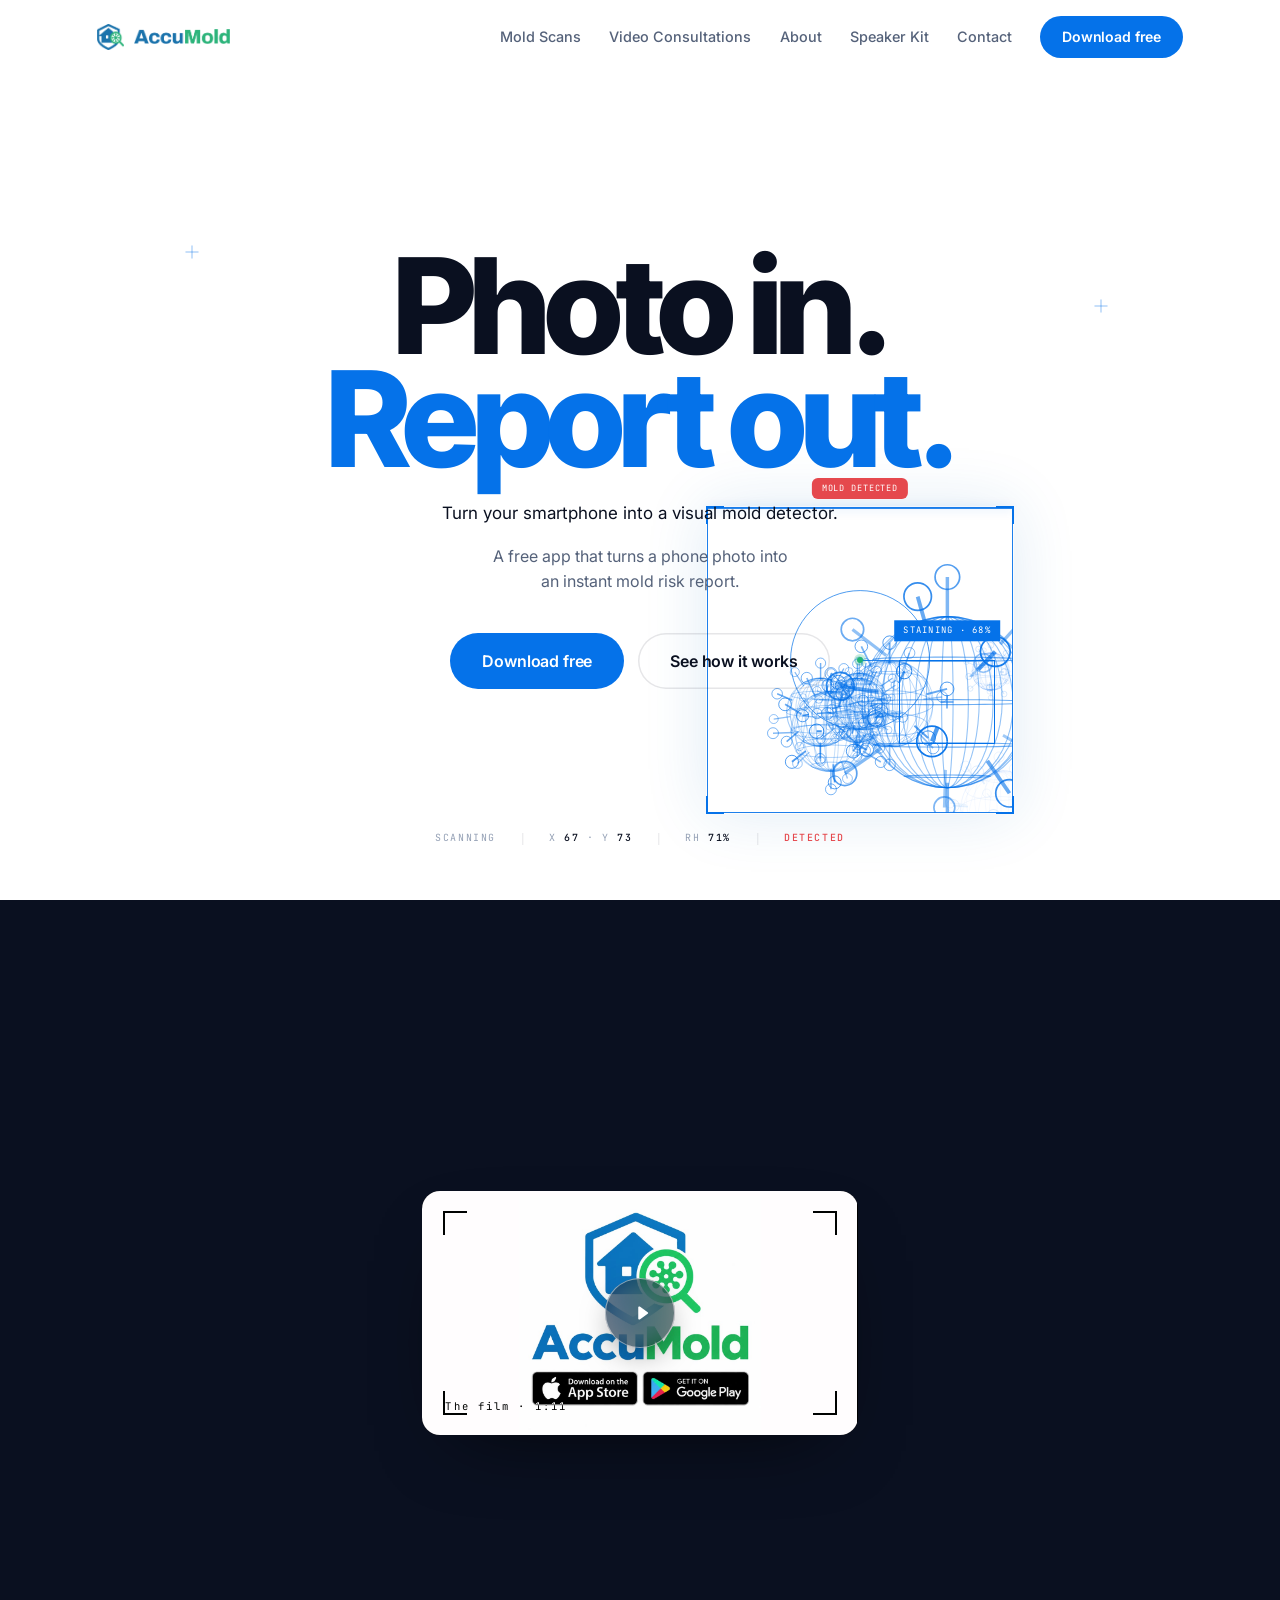
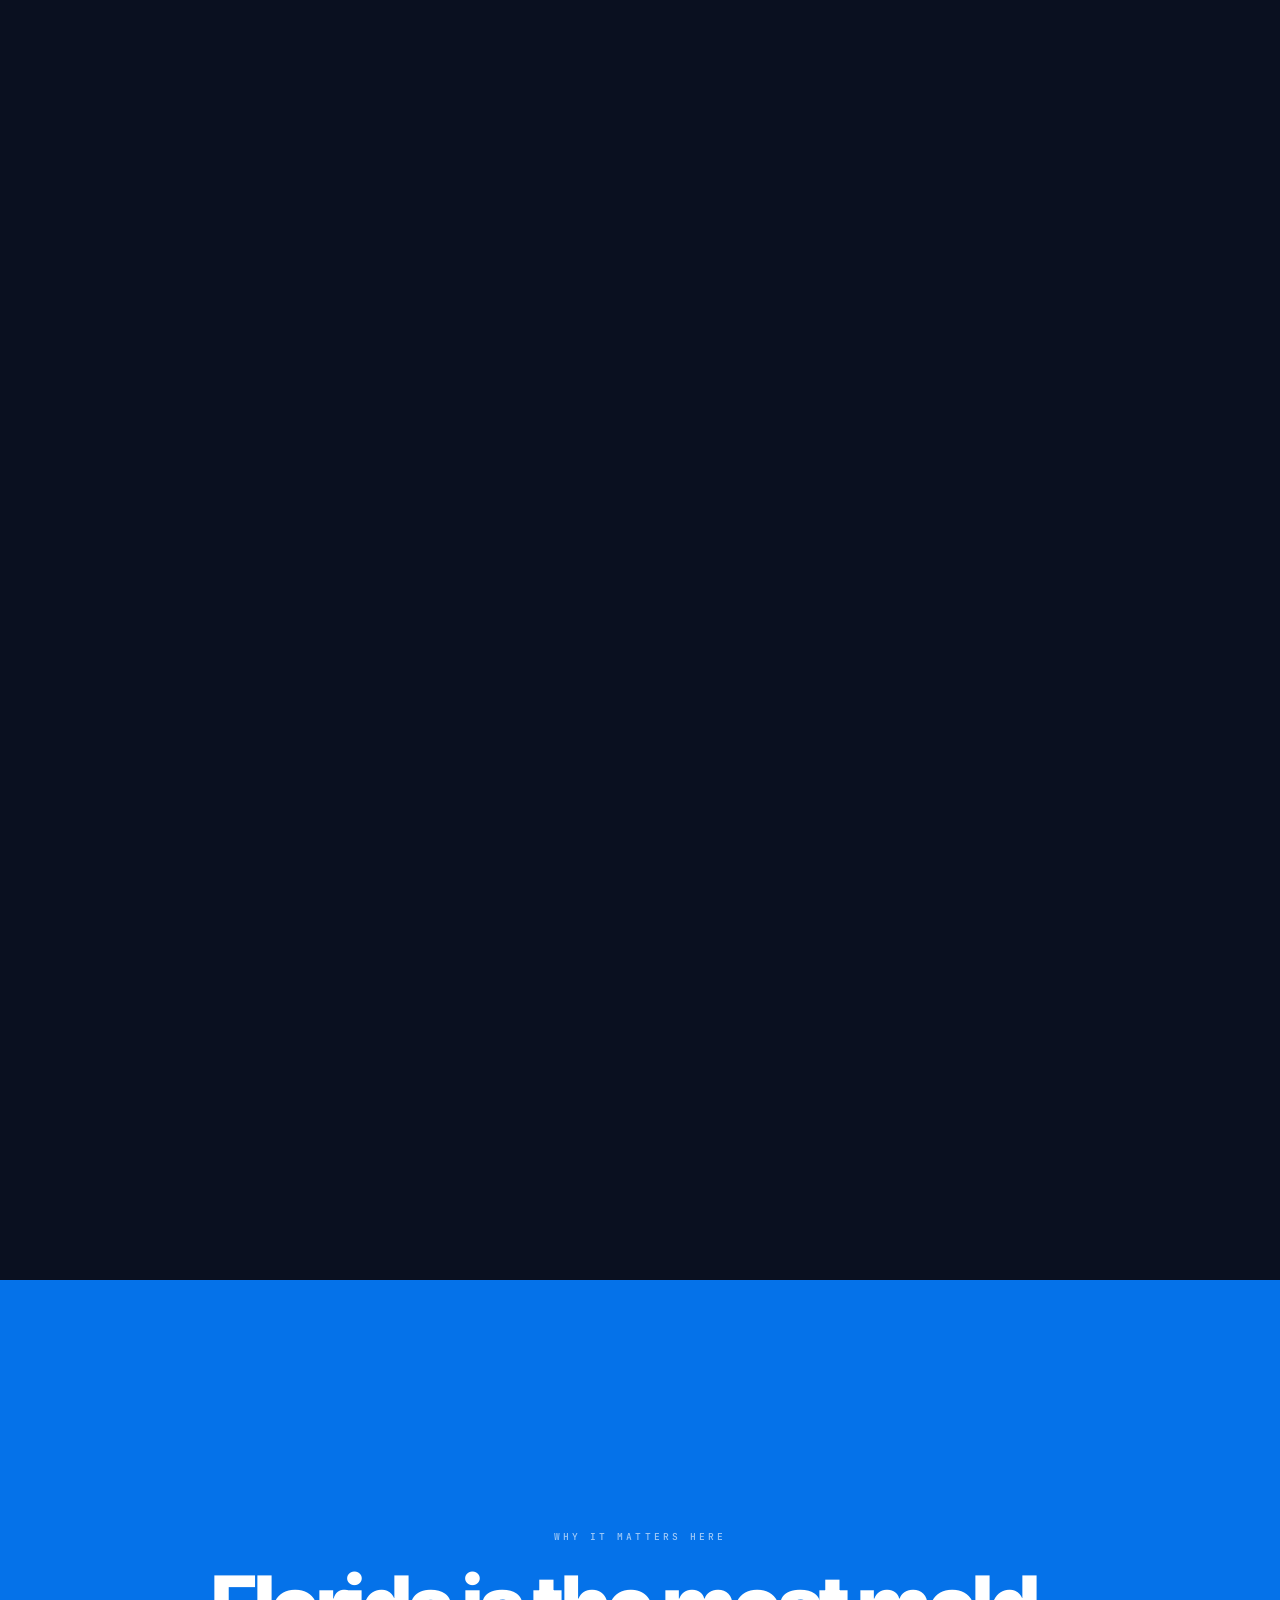
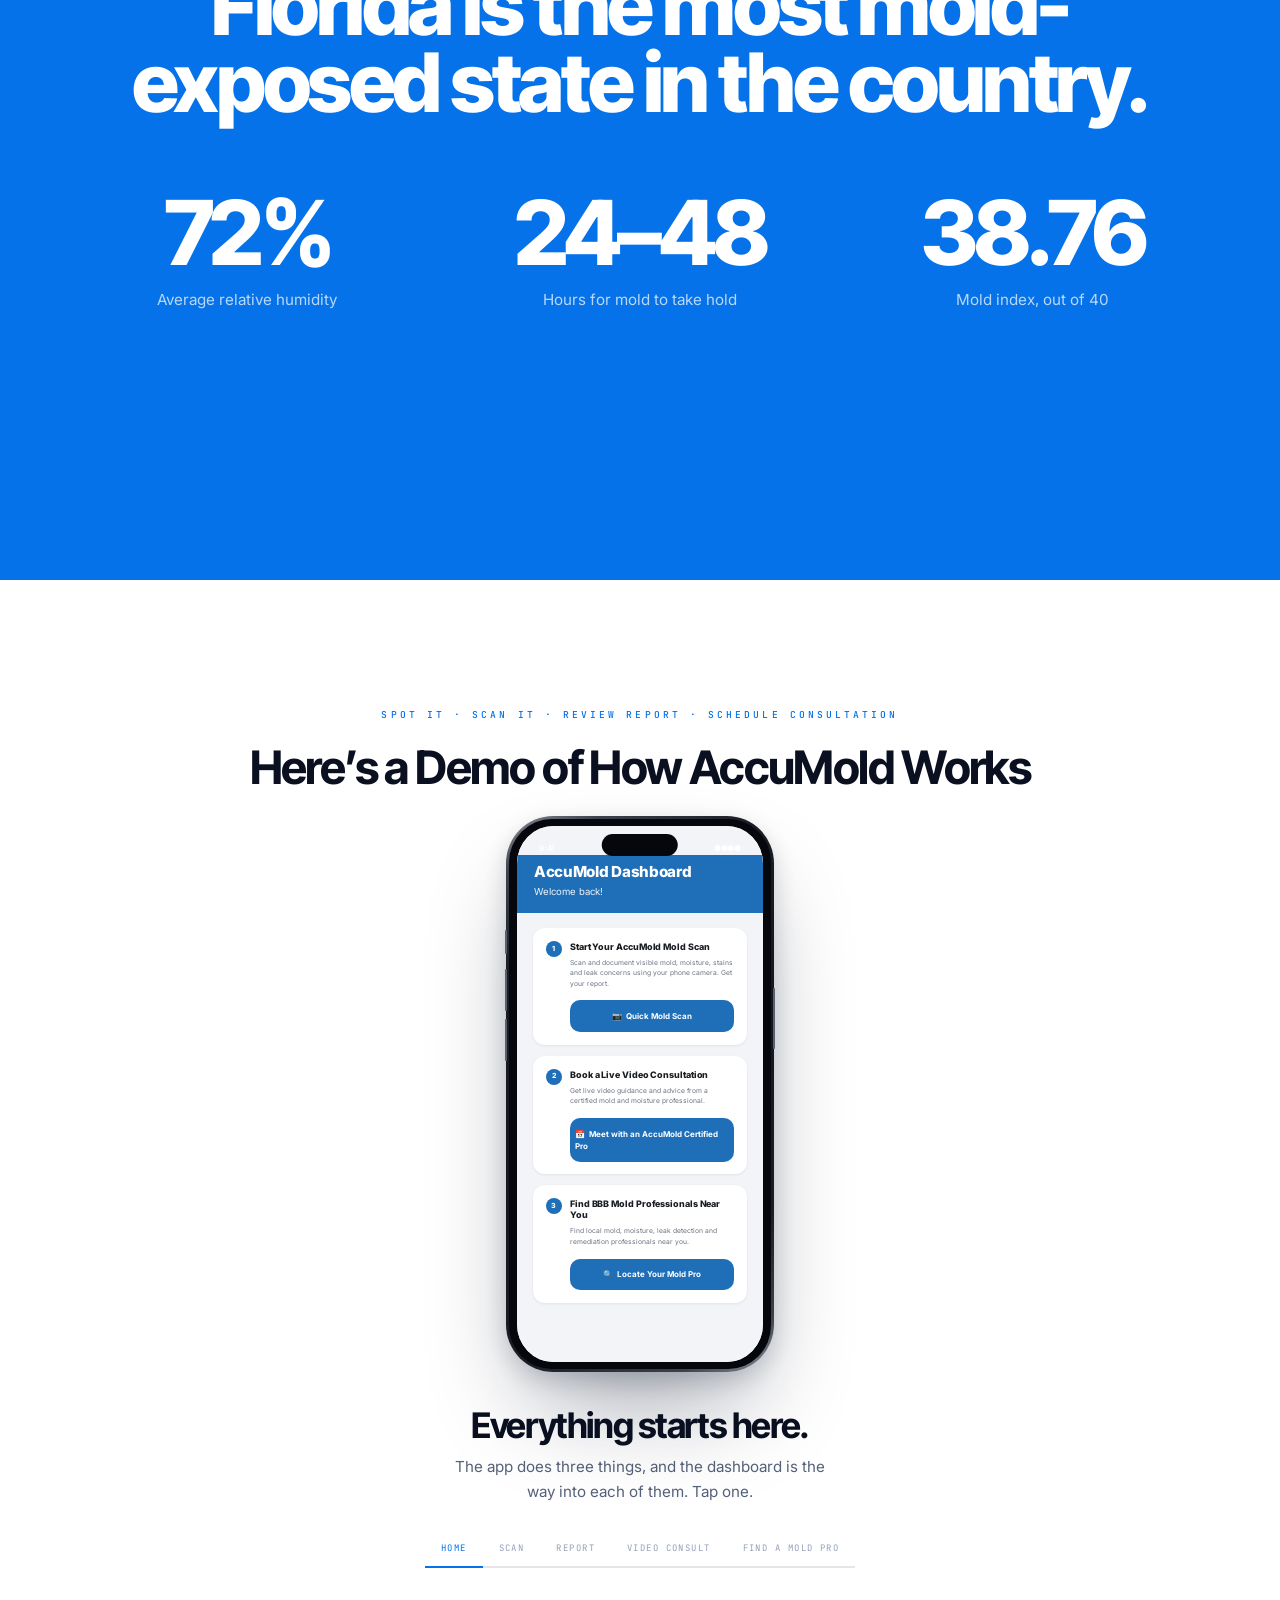
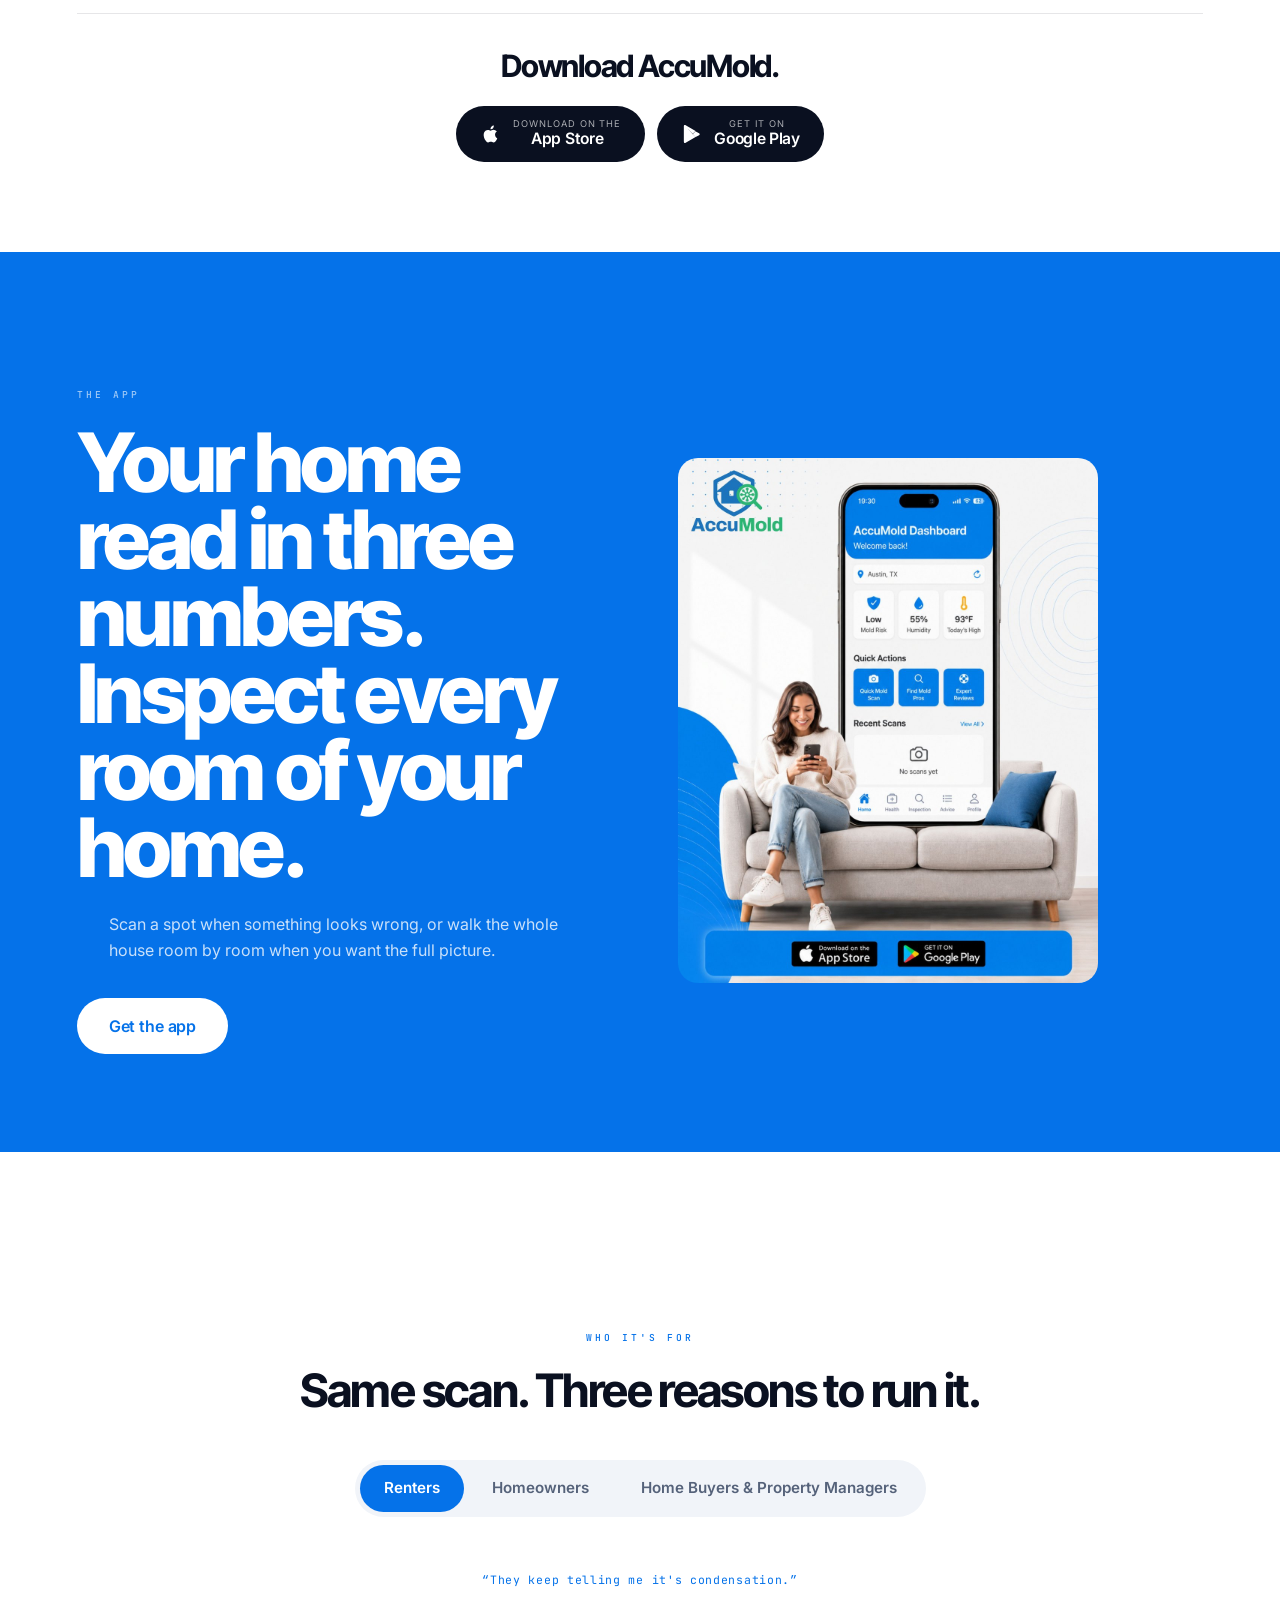
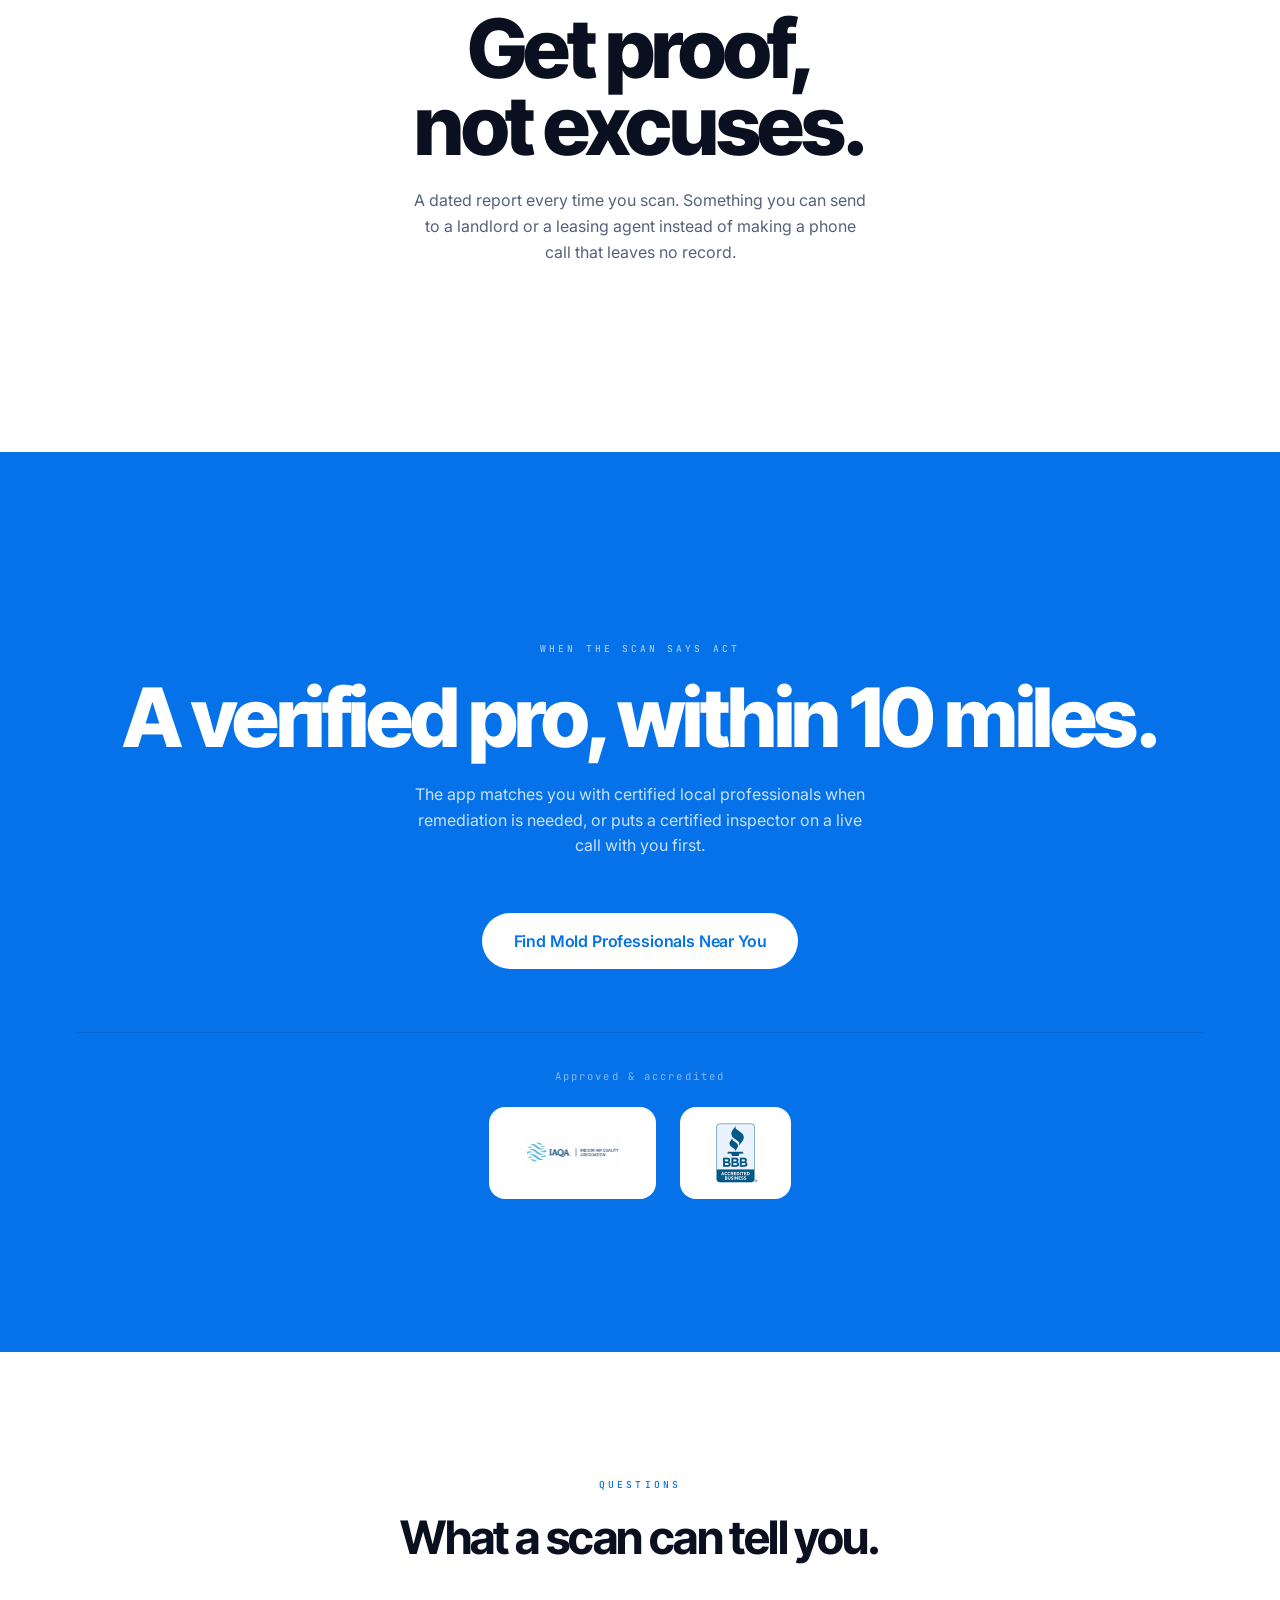
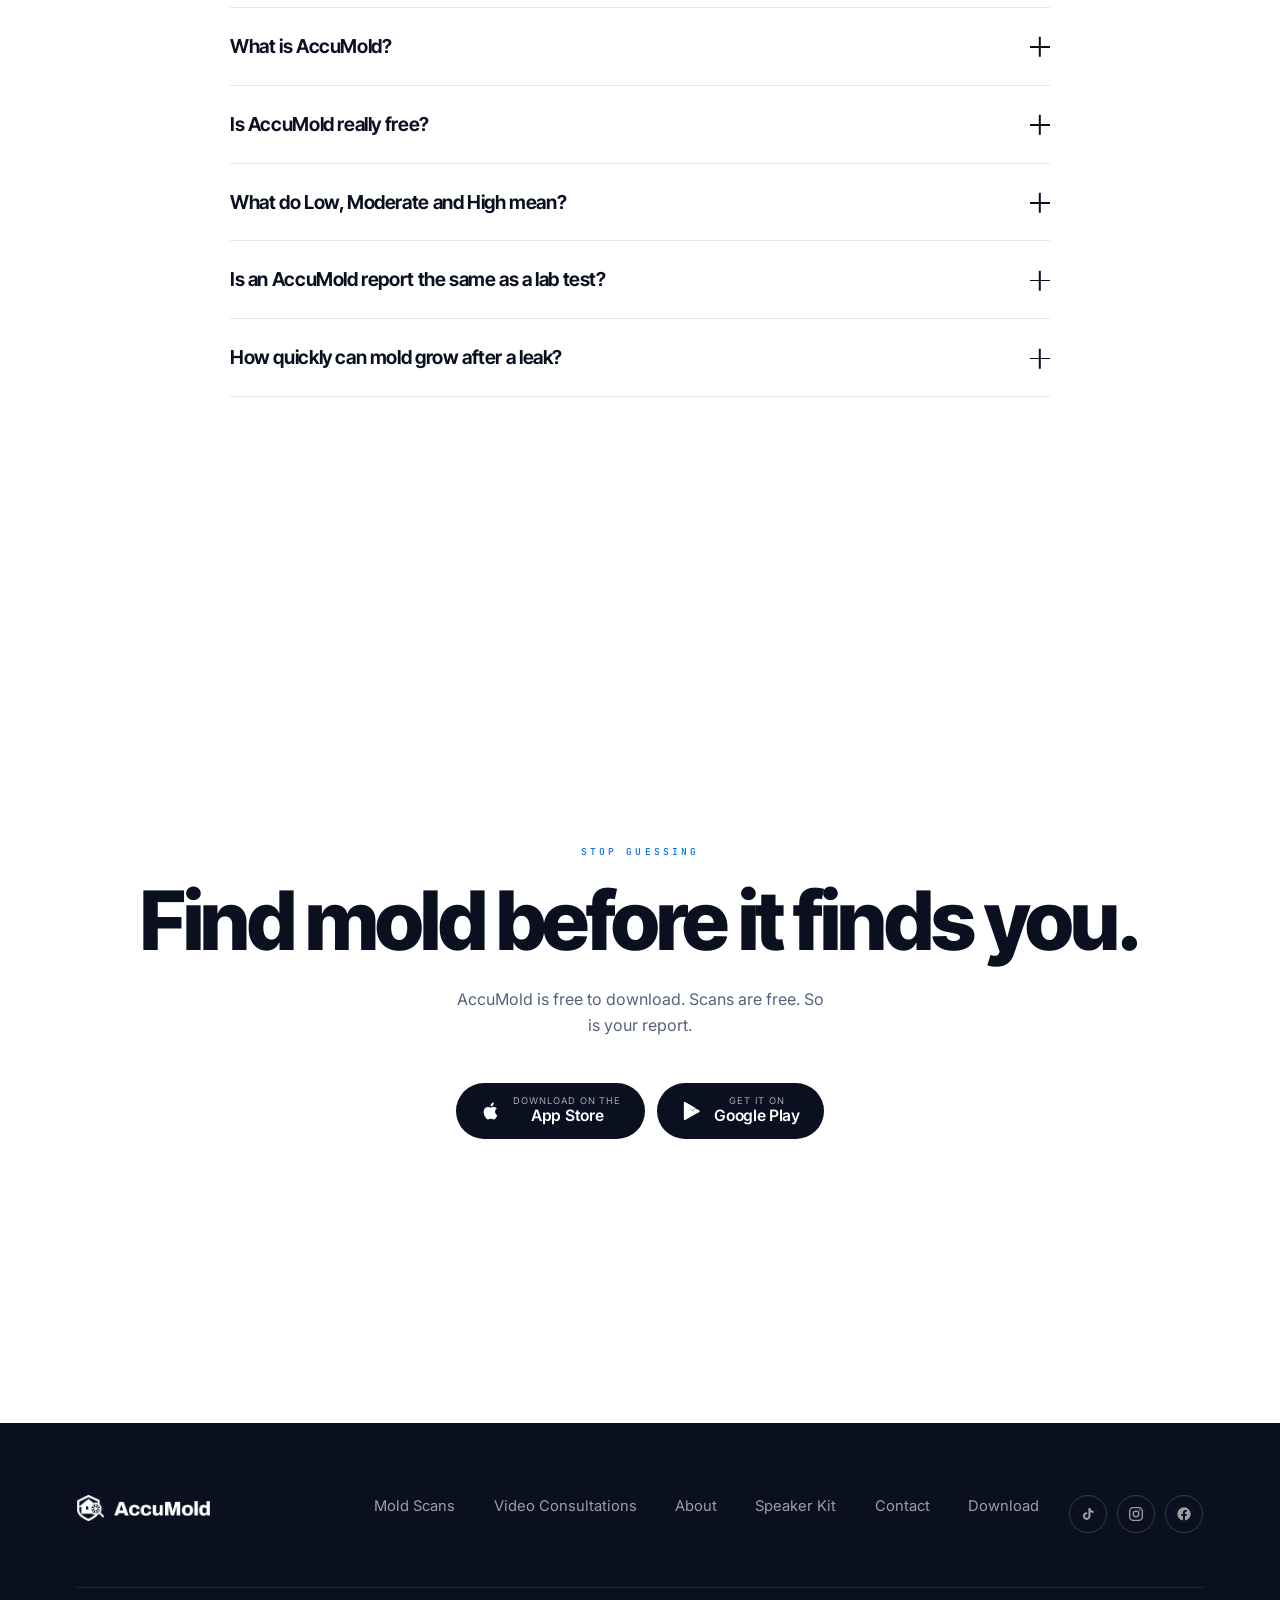
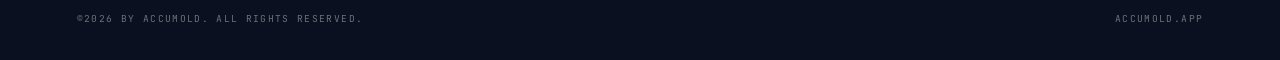
<file: index.html>
<!doctype html>
<html lang="en">
<head>
<meta charset="utf-8">
<meta name="viewport" content="width=device-width, initial-scale=1">
<title>AccuMold: Free AI Mold Detector App | Photo In, Report Out</title>
<meta name="description" content="A free app that turns a phone photo into an instant mold risk report. Scan any room, get a Low, Moderate or High verdict, and talk to a certified mold expert.">
<link rel="icon" href="assets/ui/favicon.png">
<meta name="robots" content="index, follow, max-image-preview:large, max-snippet:-1, max-video-preview:-1">
<link rel="canonical" href="https://accumold.app/">
<meta name="theme-color" content="#0572E9">
<meta name="apple-itunes-app" content="app-id=6756345105">
<link rel="apple-touch-icon" href="assets/ui/apple-touch-icon.png">
<meta property="og:type" content="website">
<meta property="og:site_name" content="AccuMold">
<meta property="og:locale" content="en_US">
<meta property="og:url" content="https://accumold.app/">
<meta property="og:title" content="AccuMold: Free AI Mold Detector App | Photo In, Report Out">
<meta property="og:description" content="A free app that turns a phone photo into an instant mold risk report. Scan any room, get a Low, Moderate or High verdict, and talk to a certified mold expert.">
<meta property="og:image" content="https://accumold.app/assets/og/accumold-og.jpg">
<meta property="og:image:width" content="1200">
<meta property="og:image:height" content="630">
<meta property="og:image:alt" content="The AccuMold app on a phone, with App Store and Google Play badges">
<meta name="twitter:card" content="summary_large_image">
<meta name="twitter:title" content="AccuMold: Free AI Mold Detector App | Photo In, Report Out">
<meta name="twitter:description" content="A free app that turns a phone photo into an instant mold risk report. Scan any room, get a Low, Moderate or High verdict, and talk to a certified mold expert.">
<meta name="twitter:image" content="https://accumold.app/assets/og/accumold-og.jpg">
<script type="application/ld+json">
{
 "@context": "https://schema.org",
 "@graph": [
  {
   "@type": "Organization",
   "@id": "https://accumold.app/#organization",
   "name": "AccuMold",
   "url": "https://accumold.app/",
   "logo": {
    "@type": "ImageObject",
    "url": "https://accumold.app/assets/press/accumold-logo-full.png",
    "width": 869,
    "height": 582
   },
   "slogan": "Photo in. Report out.",
   "description": "AccuMold makes a free app that turns a phone photo into an instant mold risk report, and offers live video consultations with certified mold experts.",
   "founder": {
    "@id": "https://accumold.app/about#josh-kent"
   },
   "sameAs": [
    "https://www.tiktok.com/@accumold",
    "https://www.instagram.com/accumold/",
    "https://www.facebook.com/people/Accumold/61593454559714/",
    "https://apps.apple.com/us/app/accumold-ai-mold-detector/id6756345105",
    "https://play.google.com/store/apps/details?id=com.accumold.ai"
   ]
  },
  {
   "@type": "WebSite",
   "@id": "https://accumold.app/#website",
   "url": "https://accumold.app/",
   "name": "AccuMold",
   "publisher": {
    "@id": "https://accumold.app/#organization"
   },
   "inLanguage": "en-US"
  },
  {
   "@type": "MobileApplication",
   "@id": "https://accumold.app/#app",
   "name": "AccuMold: AI Mold Detector",
   "alternateName": "AccuMold",
   "operatingSystem": "iOS, Android",
   "applicationCategory": "UtilitiesApplication",
   "description": "A free app that turns a phone photo into an instant mold risk report.",
   "url": "https://accumold.app/",
   "downloadUrl": [
    "https://apps.apple.com/us/app/accumold-ai-mold-detector/id6756345105",
    "https://play.google.com/store/apps/details?id=com.accumold.ai"
   ],
   "installUrl": [
    "https://apps.apple.com/us/app/accumold-ai-mold-detector/id6756345105",
    "https://play.google.com/store/apps/details?id=com.accumold.ai"
   ],
   "image": "https://accumold.app/assets/og/accumold-og.jpg",
   "publisher": {
    "@id": "https://accumold.app/#organization"
   },
   "offers": {
    "@type": "Offer",
    "price": "0",
    "priceCurrency": "USD"
   }
  },
  {
   "@type": "Person",
   "@id": "https://accumold.app/about#josh-kent",
   "name": "Josh Kent",
   "jobTitle": "Founder and Inventor",
   "worksFor": {
    "@id": "https://accumold.app/#organization"
   },
   "image": "https://accumold.app/assets/team/josh.jpg",
   "url": "https://accumold.app/about",
   "description": "Founder and inventor of AccuMold, with more than 20 years finding and fixing mold, moisture and water damage.",
   "knowsAbout": [
    "Mold inspection",
    "Moisture detection",
    "Water damage",
    "Indoor air quality"
   ]
  },
  {
   "@type": "WebPage",
   "@id": "https://accumold.app/#webpage",
   "url": "https://accumold.app/",
   "name": "AccuMold: Free AI Mold Detector App | Photo In, Report Out",
   "description": "A free app that turns a phone photo into an instant mold risk report. Scan any room, get a Low, Moderate or High verdict, and talk to a certified mold expert.",
   "isPartOf": {
    "@id": "https://accumold.app/#website"
   },
   "inLanguage": "en-US",
   "primaryImageOfPage": {
    "@type": "ImageObject",
    "url": "https://accumold.app/assets/og/accumold-og.jpg"
   },
   "about": {
    "@id": "https://accumold.app/#app"
   },
   "mainEntity": {
    "@id": "https://accumold.app/#app"
   }
  },
  {
   "@type": "VideoObject",
   "@id": "https://accumold.app/#film",
   "name": "How AccuMold works",
   "description": "A 71-second film showing how AccuMold turns a phone photo into an instant mold risk report.",
   "thumbnailUrl": [
    "https://accumold.app/assets/video/accumold-explainer-endcard.jpg"
   ],
   "contentUrl": "https://accumold.app/assets/video/accumold-explainer.mp4",
   "uploadDate": "2026-09-29T00:00:00-04:00",
   "duration": "PT1M11S",
   "publisher": {
    "@id": "https://accumold.app/#organization"
   }
  }
 ]
}
</script>
<link rel="preconnect" href="https://fonts.googleapis.com">
<link rel="preconnect" href="https://fonts.gstatic.com" crossorigin>
<link href="https://fonts.googleapis.com/css2?family=Inter:wght@400;500;600;700;800&family=Inter+Tight:wght@600;700;800&family=JetBrains+Mono:wght@400;500&display=swap" rel="stylesheet">
<link rel="stylesheet" href="css/v2.css?v=135">
<script>
/* Set before the loader can paint, so a repeat page hides it with no flash.
   sessionStorage, not localStorage: once per visit, and a person coming back
   tomorrow gets the loader again. try/catch because storage throws outright
   in some privacy modes. */
try{ if(sessionStorage.getItem('am-seen')) document.documentElement.className += ' seen'; }catch(e){}
</script>
<style>
/* Loader. Timed entirely in CSS — if the JS never runs, or throws, the page
   still uncovers itself on schedule. */
html.seen #load{ display:none }
#load{
  position:fixed; inset:0; z-index:9999; background:#fff;
  display:flex; flex-direction:column; align-items:center; justify-content:center; gap:24px;
  animation:ldOut .5s cubic-bezier(.16,1,.3,1) 1.85s forwards;
}
#load .ld-lens{ position:relative; width:104px; height:104px; display:grid; place-items:center; }
#load .ld-lens b{ position:absolute; width:17px; height:17px; border:2px solid #0572E9; }
#load .ld-lens b:nth-child(1){ top:0; left:0; border-right:0; border-bottom:0 }
#load .ld-lens b:nth-child(2){ top:0; right:0; border-left:0; border-bottom:0 }
#load .ld-lens b:nth-child(3){ bottom:0; right:0; border-left:0; border-top:0 }
#load .ld-lens b:nth-child(4){ bottom:0; left:0; border-right:0; border-top:0 }
#load .ld-sweep{
  position:absolute; left:9%; right:9%; top:0; height:1.5px;
  background:linear-gradient(90deg,transparent,#0572E9,transparent);
  z-index:2; animation:ldSweep 1.15s ease-in-out infinite;
}
#load img{ width:42px; height:auto; }
#load .ld-bar{ width:132px; height:2px; border-radius:2px; background:rgba(5,114,233,.16); overflow:hidden; }
#load .ld-bar i{ display:block; height:100%; width:0; background:#0572E9; animation:ldFill 1.85s cubic-bezier(.45,0,.15,1) forwards; }
@keyframes ldSweep{ 0%,100%{ top:4%; opacity:0 } 14%,86%{ opacity:1 } 50%{ top:calc(96% - 1.5px) } }
@keyframes ldFill{ to{ width:100% } }
@keyframes ldOut{ to{ opacity:0; visibility:hidden; pointer-events:none } }
@media(prefers-reduced-motion:reduce){
  #load{ animation-delay:.2s }
  #load .ld-sweep{ animation:none; top:50%; opacity:.5 }
  #load .ld-bar i{ animation-duration:.2s }
}
</style>
</head>
<body>

<div id="load" aria-hidden="true">
  <div class="ld-lens">
    <b></b><b></b><b></b><b></b>
    <i class="ld-sweep"></i>
    <img src="assets/ui/logo-mark.png" alt="">
  </div>
  <div class="ld-bar"><i></i></div>
</div>

<script>
/* The CSS animation does the fade, but animations are paused in a hidden tab.
   A timer still fires there, so this guarantees the loader is gone either way.
   Inline and immediate, so it does not wait on v2.js. */
try{ sessionStorage.setItem('am-seen','1'); }catch(e){}
setTimeout(function(){ var l = document.getElementById('load'); if (l) l.remove(); }, 2400);
</script>


<header class="nav" data-on="white">
  <div class="nav-in">
    <a class="brand" href="./" aria-label="AccuMold">
      <img src="assets/ui/logo-mark.png" alt="">
      <img class="word" src="assets/ui/logo-word.png" alt="AccuMold">
    </a>
    <button class="burger" aria-expanded="false" aria-label="Menu"><i></i><i></i><i></i></button>
    <nav class="links">
      <a href="#how">Mold Scans</a>
      <!-- Reporting: hidden 9.16.26 on Josh's instruction until the page exists. Restore this link when it does. -->
      <a href="consultations">Video Consultations</a>
      <a href="about">About</a>
      <a href="speaker-kit">Speaker Kit</a>
      <a href="contact">Contact</a>
      <a class="b" href="#get">Download free</a>
    </nav>
  </div>
</header>

<!-- ============ 1 · THE SCANNER ============ -->
<section class="panel hero" id="top">
  <div class="hero-field" data-field><canvas></canvas></div>

  <div class="lens"><b></b><b></b><b></b><b></b><div class="arm"></div><div class="sweep"></div><span class="lens-label" data-lens-label>Analyzing with AccuMold AI…</span></div>

  <div class="tag" data-x="0.15" data-y="0.28" data-r="0.12">
    <span>Moisture · 91%</span><i style="--w:120px;--h:96px"></i>
  </div>
  <div class="tag" data-x="0.86" data-y="0.34" data-r="0.12">
    <span>Growth · 87%</span><i style="--w:104px;--h:120px"></i>
  </div>
  <div class="tag" data-x="0.74" data-y="0.78" data-r="0.11">
    <span>Staining · 68%</span><i style="--w:96px;--h:84px"></i>
  </div>

  <div class="inner hero-in">
    <h1 class="d1">Photo in.<br><em>Report out.</em></h1>
    <p class="hero-lead">Turn your smartphone into a visual mold detector.</p>
    <p class="t1">A free app that turns a phone photo into an instant mold risk report.</p>
    <div class="row mid">
      <a class="b" href="#get">Download free</a>
      <a class="b b-ghost" href="#how">See how it works</a>
    </div>
  </div>

  <div class="readout">
    <span>Scanning</span>
    <span class="sep"></span>
    <span>X <b data-out-x>50</b> · Y <b data-out-y>42</b></span>
    <span class="sep"></span>
    <span>RH <b data-out-rh>54%</b></span>
    <span class="sep"></span>
    <span><b class="lv" data-out-lv data-lv="clear">Clear</b></span>
  </div>
</section>

<!-- ============ THE FILM ============ -->
<section class="reel">
  <div class="reel-stage" data-reel>
    <div class="reel-stick">
      <div class="reel-frame">
        <video src="assets/video/accumold-explainer.mp4" poster="assets/video/accumold-explainer-endcard.jpg"
               preload="none" playsinline aria-label="AccuMold film"></video>
        <b></b><b></b><b></b><b></b>
        <span class="reel-tag num">The film &middot; 1:11</span>
        <button class="reel-play" type="button" data-play aria-label="Play or pause the film">
          <svg class="ic-play" viewBox="0 0 24 24" fill="currentColor" width="22" height="22"><path d="M9 5.9v12.2c0 .9 1 1.4 1.7.9l8.6-6.1a1.1 1.1 0 0 0 0-1.8l-8.6-6.1c-.7-.5-1.7 0-1.7.9Z"/></svg>
          <svg class="ic-pause" viewBox="0 0 24 24" fill="currentColor" width="22" height="22"><rect x="7.6" y="5" width="3.2" height="14" rx="1.4"/><rect x="13.2" y="5" width="3.2" height="14" rx="1.4"/></svg>
        </button>
      </div>
    </div>
  </div>
</section>

<!-- ============ THE MARKET ============ -->
<section class="panel blue" id="why" data-cycle>
  <div class="inner mid">
    <div data-r>
      <p class="kicker">Why it matters here</p>
      <!-- Both lines are stacked in the same grid cell, so the heading is
           already as tall as the taller of the two and nothing below it jumps
           when they swap. -->
      <h2 class="d2 narrow cyc-lines">
        <span class="on">Florida is the most mold-exposed state in the country.</span>
        <span>Pennsylvania&rsquo;s homes are among the oldest in America.</span>
      </h2>
    </div>
    <div class="stats" data-r data-d="1">
      <div><b data-cyc="0">72%</b><span>Average relative humidity</span></div>
      <div><b data-cyc="1">24&ndash;48</b><span>Hours for mold to take hold</span></div>
      <div><b data-cyc="2">38.76</b><span>Mold index, out of 40</span></div>
    </div>
    <div class="cyc-foot" data-r data-d="2">
      <div class="cyc-dots" aria-hidden="true"><i class="on"></i><i></i></div>
      <p class="cyc-src num">Source: FDP Mold Remediation, Mold Risk Across America</p>
    </div>
  </div>
</section>

<!-- ============ 3 · THE SCAN, RUN IT YOURSELF ============ -->
<span id="report" aria-hidden="true"></span>
<!-- ============ THE SCAN ============ -->
<section class="panel" id="how" data-demo>
  <div class="inner">
    <div class="mid" data-r style="margin-bottom:clamp(18px,2.6vh,30px)">
      <p class="kicker">Spot it &middot; Scan it &middot; Review Report &middot; Schedule Consultation</p>
      <h2 class="d3">Here&rsquo;s a Demo of How AccuMold Works</h2>
    </div>

    <div style="display:flex;justify-content:center">
      <div class="iphone">
        <i class="rail v1"></i><i class="rail v2"></i><i class="rail v3"></i><i class="rail pw"></i>
        <div class="screen">
          <div class="island"></div>
          <div class="demo">

            <!-- 0 · the dashboard, and the three things the app does -->
            <div class="view on">
              <div class="sb on-blue"><span>9:41</span><span>&#9679;&#9679;&#9679;&#9679;</span></div>
              <div class="a-hd"><h4>AccuMold Dashboard</h4><p>Welcome back!</p></div>
              <div class="a-scroll a-pad">
                <div class="a-home" data-go="1">
                  <div class="a-home-n">1</div>
                  <div>
                    <b>Start Your AccuMold Mold Scan</b>
                    <p>Scan and document visible mold, moisture, stains and leak concerns using your phone camera. Get your report.</p>
                    <span class="a-btn">&#128247;&nbsp; Quick Mold Scan</span>
                  </div>
                </div>
                <div class="a-home" data-go="5">
                  <div class="a-home-n">2</div>
                  <div>
                    <b>Book a Live Video Consultation</b>
                    <p>Get live video guidance and advice from a certified mold and moisture professional.</p>
                    <span class="a-btn">&#128197;&nbsp; Meet with an AccuMold Certified Pro</span>
                  </div>
                </div>
                <div class="a-home" data-go="8">
                  <div class="a-home-n">3</div>
                  <div>
                    <b>Find BBB Mold Professionals Near You</b>
                    <p>Find local mold, moisture, leak detection and remediation professionals near you.</p>
                    <span class="a-btn">&#128269;&nbsp; Locate Your Mold Pro</span>
                  </div>
                </div>
              </div>
            </div>

            <!-- 1 · the pre-check -->
            <div class="view">
              <div class="sb on-blue"><span>9:41</span><span>&#9679;&#9679;&#9679;&#9679;</span></div>
              <div class="a-hd"><h4>&#128247;&nbsp; 1 &middot; Start Your AccuMold Scan</h4><p>Visual Pre-Check</p></div>
              <div class="a-scroll a-pad">
                <div class="a-prog"><i></i></div>
                <p class="a-step-n">1 of 5</p>
                <p class="a-q">What does the surface texture look like?</p>
                <div class="a-opt" data-pick data-next="2">Fuzzy / Powdery</div>
                <div class="a-opt" data-pick data-next="2">Flat / Smooth</div>
                <p class="a-help">Five quick questions about what you can see. Your answers are weighed alongside the photo.</p>
              </div>
            </div>

            <!-- 2 · take the photo -->
            <div class="view">
              <div class="sb on-blue"><span>9:41</span><span>&#9679;&#9679;&#9679;&#9679;</span></div>
              <div class="a-hd"><h4>&#128247;&nbsp; 1 &middot; Take the Photo</h4><p>Frame the concern</p></div>
              <div class="a-cam short">
                <img src="assets/img/mold-12.jpg" loading="lazy" decoding="async" alt="">
                <p class="a-tip">Be 8&ndash;12 inches away. Zoom in so the suspicious spot fills the screen.</p>
                <div class="a-shot">
                  <div class="fl"><span class="i">&#9889;</span>Flash On</div>
                  <div class="a-ring" data-go="3"></div>
                  <div class="lib"><span class="i">&#128443;</span>Library</div>
                </div>
              </div>
            </div>

            <!-- 3 · analysing -->
            <div class="view">
              <div class="a-analyse">
                <div class="a-frame">
                  <img src="assets/img/mold-12.jpg" loading="lazy" decoding="async" alt="">
                  <div class="amscan">
                    <div class="tint"></div>
                    <div class="box"><i></i><i></i><i></i><i></i></div>
                    <div class="ring"></div>
                    <div class="arm"></div>
                    <div class="dot"></div>
                    <div class="sweep"></div>
                    <span class="spec" style="left:22%;top:26%"></span>
                    <span class="spec" style="left:71%;top:34%"></span>
                    <span class="spec" style="left:58%;top:63%"></span>
                    <span class="spec" style="left:34%;top:71%"></span>
                  </div>
                </div>
                <p class="a-scanning">Analyzing image with AccuMold AI&hellip;</p>
                <div class="a-know">
                  <div class="i">&#128161;</div>
                  <p>There are over 100,000 known species of mold.</p>
                  <b>Did you know?</b>
                </div>
              </div>
            </div>

            <!-- 4 · your report -->
            <div class="view">
              <div class="sb"><span>9:41</span><span>&#9679;&#9679;&#9679;&#9679;</span></div>
              <div class="a-scroll a-pad">
                <div class="a-pill-row"><span class="a-pill red">MOLD DETECTED</span></div>
                <div class="a-card">
                  <h6>AccuMold Analysis</h6>
                  <div class="a-fact lead">
                    <b>Mold detected in this area</b>
                    <p>Growth is visible on the surface you photographed, and the pattern suggests moisture is still reaching it.</p>
                  </div>
                  <div class="a-fact"><b>&#128167; What happens next</b><p>Your report is ready to download. The next step is a live consultation with a certified pro.</p></div>
                </div>
                <p class="a-note">Please note: AccuMold does not test for airborne mold. For concerns about air quality, consult a professional mold inspector.</p>
                <div class="a-btn" data-go="5">Book a Live Video Consultation &rsaquo;</div>
                <div class="a-btn o" data-go="8">Find BBB Mold Professionals Near You &rsaquo;</div>
              </div>
            </div>

            <!-- 5 · AccuPro consultation -->
            <div class="view">
              <div class="sb on-blue"><span>9:41</span><span>&#9679;&#9679;&#9679;&#9679;</span></div>
              <div class="a-hd"><h4>&#128197;&nbsp; 2 &middot; AccuPro Consultation</h4><p>Talk to a certified mold expert</p></div>
              <div class="a-scroll a-pad">
                <p class="a-help" style="margin-top:0">Get a live video consultation, customized next steps and answers to your questions, before you hire anyone.</p>
                <p class="a-t">What you get</p>
                <ul class="a-list rich">
                  <li><span class="ck"><svg viewBox="0 0 12 12" fill="none" stroke="#fff" stroke-width="2.4"><path d="M2 6.2 4.6 8.8 10 3.4"/></svg></span><div><b>Real-time visual inspection</b><span class="d">Show the expert exactly what you&rsquo;re seeing via video</span></div></li>
                  <li><span class="ck"><svg viewBox="0 0 12 12" fill="none" stroke="#fff" stroke-width="2.4"><path d="M2 6.2 4.6 8.8 10 3.4"/></svg></span><div><b>A customized next-steps plan</b><span class="d">Get a specific action plan, not generic advice</span></div></li>
                  <li><span class="ck"><svg viewBox="0 0 12 12" fill="none" stroke="#fff" stroke-width="2.4"><path d="M2 6.2 4.6 8.8 10 3.4"/></svg></span><div><b>Your questions answered</b><span class="d">No more guessing, talk through your concerns</span></div></li>
                  <li><span class="ck"><svg viewBox="0 0 12 12" fill="none" stroke="#fff" stroke-width="2.4"><path d="M2 6.2 4.6 8.8 10 3.4"/></svg></span><div><b>Confidence before hiring</b><span class="d">Know what to ask contractors before you commit</span></div></li>
                </ul>
                <div class="a-btn" data-go="6">Get Started &rsaquo;</div>
              </div>
            </div>

            <!-- 6 · choose length -->
            <div class="view">
              <div class="sb on-blue"><span>9:41</span><span>&#9679;&#9679;&#9679;&#9679;</span></div>
              <div class="a-hd"><h4>&#128197;&nbsp; 2 &middot; Choose Length</h4><p>Pay once, up front</p></div>
              <div class="a-scroll a-pad">
                <p class="a-q" style="font-size:.68rem">How long do you need?</p>
                <p class="a-help">One flat price for the length you pick. Pay once, up front &mdash; no per-minute charges and nothing extra afterwards.</p>
                <div class="a-len" data-pick data-next="7" data-mins="30" data-price="250"><span class="pop">Most popular</span><b>30 min</b><em>$250</em><p>Full walkthrough of your scan results + next steps</p></div>
                <div class="a-len" data-pick data-next="7" data-mins="45" data-price="375"><b>45 min</b><em>$375</em><p>Deeper dive &mdash; multiple areas or complex situations</p></div>
                <div class="a-len" data-pick data-next="7" data-mins="60" data-price="500"><b>60 min</b><em>$500</em><p>Comprehensive &mdash; full home assessment + remediation plan</p></div>
              </div>
            </div>

            <!-- 7 · confirm and pay -->
            <div class="view">
              <div class="sb on-blue"><span>9:41</span><span>&#9679;&#9679;&#9679;&#9679;</span></div>
              <div class="a-hd"><h4>&#128197;&nbsp; 2 &middot; Confirm &amp; pay</h4><p>Reserve your consultation</p></div>
              <div class="a-scroll a-pad">
                <p class="a-help" style="margin-top:0">Pay now to reserve your consultation. You&rsquo;ll pick a time on the next step.</p>
                <div class="a-card">
                  <div class="a-pay">
                    <div><b>AccuPro Live Consultation</b><span><i data-pay-mins>30</i> minutes with a certified mold expert</span></div>
                    <em>$<i data-pay-price>250</i></em>
                  </div>
                  <div class="a-pay total">
                    <div><b>Total due today</b></div>
                    <em>$<i data-pay-price>250</i></em>
                  </div>
                </div>
                <div class="a-code"><span>Discount code</span><i>Apply</i></div>
                <p class="a-secure">&#128274; Secured by Stripe. Your card details are entered in Stripe&rsquo;s payment sheet, never in this app.</p>
                <div class="a-btn" data-go="0">Pay $<i data-pay-price>250</i> &rsaquo;</div>
              </div>
            </div>

            <!-- 8 · find BBB mold professionals -->
            <div class="view">
              <div class="sb on-blue"><span>9:41</span><span>&#9679;&#9679;&#9679;&#9679;</span></div>
              <div class="a-hd"><h4>&#128269;&nbsp; 3 &middot; Mold Professionals Near You</h4><p>BBB accredited, close to home</p></div>
              <div class="a-scroll a-pad">
                <div class="a-card a-filter">
                  <span class="a-filter-l">Max Distance:</span>
                  <div class="a-chips"><span>10 mi</span><span class="on">25 mi</span><span>50 mi</span></div>
                </div>
                <div class="a-seg"><span class="on">BBB Accredited</span><span>All BBB Listed</span></div>
                <p class="a-found">1 BBB-accredited professional within 25 miles</p>
                <div class="a-card">
                  <h6>Moisture Master Pros</h6>
                  <p class="a-sub">General Contractor &middot; &#11088; 4.8 &middot; BBB Accredited</p>
                  <p class="a-addr">100 Monument Rd, Ste 207<br>Bala Cynwyd, PA 19004</p>
                  <div class="a-row2"><div class="a-btn">&#128222;&nbsp; Call</div><div class="a-btn o">&#127760;&nbsp; Website</div></div>
                </div>
                <div class="a-btn o" data-go="0">Back to dashboard &rsaquo;</div>
              </div>
            </div>

          </div>
        </div>
      </div>
    </div>

    <div class="demo-ui">
      <div class="cap"></div>
      <div class="track">
        <button data-view="0">Home</button><button data-view="1">Scan</button><button data-view="4">Report</button><button data-view="5">Video Consult</button><button data-view="8">Find a Mold Pro</button>
      </div>
    </div>

    <!-- Catch them here. Someone who has just walked the demo is as close to
         downloading as they will get, and making them scroll on to find the
         buttons loses some of them. -->
    <div class="demo-get" data-r>
      <h3 class="d3">Download AccuMold.</h3>
      <div class="stores">
        <a class="store" href="https://apps.apple.com/us/app/accumold-ai-mold-detector/id6756345105" target="_blank" rel="noopener">
          <svg width="22" height="22" viewBox="0 0 24 24" fill="currentColor"><path d="M16.4 12.8c0-2.3 1.9-3.4 2-3.5-1.1-1.6-2.8-1.8-3.4-1.8-1.4-.2-2.8.9-3.5.9s-1.8-.8-3-.8c-1.5 0-2.9.9-3.7 2.3-1.6 2.7-.4 6.8 1.1 9 .8 1.1 1.7 2.3 2.9 2.3 1.2 0 1.6-.7 3-.7s1.8.7 3 .7 2-1.1 2.8-2.2c.9-1.2 1.2-2.4 1.2-2.5 0 0-2.4-.9-2.4-3.7ZM14.2 5.6c.6-.8 1-1.9.9-3-.9 0-2 .6-2.7 1.4-.6.7-1.1 1.8-.9 2.9 1 0 2.1-.5 2.7-1.3Z"/></svg>
          <div><span>Download on the</span><strong>App Store</strong></div>
        </a>
        <a class="store" href="https://play.google.com/store/apps/details?id=com.accumold.ai" target="_blank" rel="noopener">
          <svg width="22" height="22" viewBox="0 0 24 24" fill="currentColor"><path d="M3.6 2.3c-.3.3-.5.8-.5 1.5v16.4c0 .7.2 1.2.5 1.5l.1.1 9.2-9.2v-.2L3.6 2.3ZM16 15.3l-3-3v-.2l3-3 .1.1 3.6 2c1 .6 1 1.6 0 2.2l-3.7 1.9ZM15.9 15.4 12.8 12.3 3.6 21.5c.3.4.9.4 1.5.1l10.8-6.2M15.9 8.6 5.1 2.4c-.6-.4-1.2-.3-1.5.1l9.2 9.2 3.1-3.1Z"/></svg>
          <div><span>Get it on</span><strong>Google Play</strong></div>
        </a>
      </div>
    </div>
  </div>
</section>


<!-- ============ 4 · THE APP ============ -->
<section class="panel blue" id="app">
  <div class="inner two">
    <div data-r>
      <p class="kicker">The app</p>
      <h2 class="d2">Your home read in three numbers.<br>Inspect every room of your home.</h2>
      <p class="t1 narrow-w" style="margin-top:26px">Scan a spot when something looks wrong, or walk the whole house room by room when you want the full picture.</p>
      <div class="row" style="margin-top:34px">
        <a class="b" href="#get">Get the app</a>
      </div>
    </div>
    <div class="figure" data-r data-d="1">
      <img src="assets/brand/post-couch.jpg" loading="lazy" decoding="async" alt="Using AccuMold at home">
    </div>
  </div>
</section>

<!-- ============ WHO IT'S FOR ============ -->
<section class="panel" id="who" data-who>
  <div class="inner mid">
    <div data-r>
      <p class="kicker">Who it's for</p>
      <h2 class="d3">Same scan. Three reasons to run it.</h2>
    </div>

    <div class="who-pick" data-r data-d="1">
      <button aria-current="true">Renters</button>
      <button>Homeowners</button>
      <button>Home Buyers &amp; Property Managers</button>
    </div>

    <div class="who-stage" data-r data-d="2">
      <div class="who-card on">
        <p class="who-q">&ldquo;They keep telling me it's condensation.&rdquo;</p>
        <h3 class="d2">Get proof,<br>not excuses.</h3>
        <p class="t1 narrow-w">A dated report every time you scan. Something you can send to a landlord or a leasing agent instead of making a phone call that leaves no record.</p>
      </div>
      <div class="who-card">
        <p class="who-q">&ldquo;There's a child sleeping in that room.&rdquo;</p>
        <h3 class="d2">Know for sure,<br>before it grows.</h3>
        <p class="t1 narrow-w">Post-storm, post-leak, or just being careful. Check the rooms your family actually sleeps in and stop wondering about the rest.</p>
      </div>
      <div class="who-card">
        <p class="who-q">&ldquo;I'm looking at four units this week.&rdquo;</p>
        <h3 class="d2">Screen a unit<br>before you sign.</h3>
        <p class="t1 narrow-w">A remediation cost you didn't factor into the offer is the difference between a good deal and a bad one. Walk the rooms, scan as you go.</p>
      </div>
    </div>
  </div>
</section>

<!-- ============ FIND A PRO ============ -->
<section class="panel blue" id="pro">
  <div class="inner mid">
    <div data-r>
      <p class="kicker">When the scan says act</p>
      <h2 class="d2 narrow">A verified pro, within 10 miles.</h2>
      <p class="t1 narrow-w" style="margin:26px auto 0">The app matches you with certified local professionals when remediation is needed, or puts a certified inspector on a live call with you first.</p>
    </div>

    <div class="row mid" style="margin-top:clamp(40px,6vh,64px)" data-r data-d="1">
      <a class="b" href="#get">Find Mold Professionals Near You</a>
    </div>

    <div class="approved" data-r data-d="2">
      <span class="num">Approved &amp; accredited</span>
      <div class="marks-l">
        <span><img class="iaqa" src="assets/img/trust-iaqa.png" loading="lazy" decoding="async" alt="Indoor Air Quality Association"></span>
        <span><img class="bbb" src="assets/img/trust-bbb.png" loading="lazy" decoding="async" alt="BBB Accredited Business"></span>
      </div>
    </div>
  </div>
</section>

<!-- ============ 6b · QUESTIONS ============
     Plain answers to the questions people type into Google and ask AI
     assistants. The answers sit in the HTML (the accordion only hides them
     visually), so search engines and AI crawlers can read and quote them.
     Every fact here already appears elsewhere on the site. -->
<section class="panel panel-auto" id="faq">
  <div class="inner" style="max-width:820px">
    <div class="mid" data-r style="margin-bottom:clamp(30px,5vh,50px)">
      <p class="kicker">Questions</p>
      <h2 class="d3">What a scan can tell you.</h2>
    </div>
    <div class="acc" data-r data-d="1">
      <div class="acc-item"><button class="acc-btn" aria-expanded="false">What is AccuMold?<i></i></button><div class="acc-panel"><p>AccuMold is a free app for iPhone and Android that turns a phone photo into an instant mold risk report. You photograph a stain, patch or damp area, answer five quick questions about what you can see, and the AI rates it Low, Moderate or High risk, with the reasoning written out.</p></div></div>
      <div class="acc-item"><button class="acc-btn" aria-expanded="false">Is AccuMold really free?<i></i></button><div class="acc-panel"><p>Yes. The app, the scans and the reports are free, with no limit on how many you run. The only paid option is a live video consultation with a certified mold expert: $250 for 30 minutes, $375 for 45, or $500 for 60.</p></div></div>
      <div class="acc-item"><button class="acc-btn" aria-expanded="false">What do Low, Moderate and High mean?<i></i></button><div class="acc-panel"><p>Low means keep an eye on it. Moderate means dry the area out and scan again in 48 hours. High means get it looked at by a professional, and the app can put you on a live call with a certified inspector or point you to a BBB-accredited mold professional nearby.</p></div></div>
      <div class="acc-item"><button class="acc-btn" aria-expanded="false">Is an AccuMold report the same as a lab test?<i></i></button><div class="acc-panel"><p>No. A report is a risk assessment based on your photo and your answers, not a laboratory result. AccuMold also does not test for airborne mold. For concerns about air quality, consult a professional mold inspector.</p></div></div>
      <div class="acc-item"><button class="acc-btn" aria-expanded="false">How quickly can mold grow after a leak?<i></i></button><div class="acc-panel"><p>Mold can take hold within 24 to 48 hours once a surface stays damp, and it starts to colonise when relative humidity stays above 60%. That is why scanning soon after a leak, storm or spill matters more than waiting to see if a stain spreads.</p></div></div>
    </div>
  </div>
</section>

<!-- ============ 7 · DOWNLOAD ============ -->
<section class="panel" id="get">
  <div class="inner mid">
    <div data-r>
      <p class="kicker">Stop guessing</p>
      <h2 class="d2 narrow">Find mold before it finds you.</h2>
      <p class="t1" style="max-width:38ch;margin:28px auto 44px">AccuMold is free to download. Scans are free. So is your report.</p>
    </div>
    <div class="stores" data-r data-d="1">
      <a class="store" href="https://apps.apple.com/us/app/accumold-ai-mold-detector/id6756345105" target="_blank" rel="noopener">
        <svg width="22" height="22" viewBox="0 0 24 24" fill="currentColor"><path d="M16.4 12.8c0-2.3 1.9-3.4 2-3.5-1.1-1.6-2.8-1.8-3.4-1.8-1.4-.2-2.8.9-3.5.9s-1.8-.8-3-.8c-1.5 0-2.9.9-3.7 2.3-1.6 2.7-.4 6.8 1.1 9 .8 1.1 1.7 2.3 2.9 2.3 1.2 0 1.6-.7 3-.7s1.8.7 3 .7 2-1.1 2.8-2.2c.9-1.2 1.2-2.4 1.2-2.5 0 0-2.4-.9-2.4-3.7ZM14.2 5.6c.6-.8 1-1.9.9-3-.9 0-2 .6-2.7 1.4-.6.7-1.1 1.8-.9 2.9 1 0 2.1-.5 2.7-1.3Z"/></svg>
        <div><span>Download on the</span><strong>App Store</strong></div>
      </a>
      <a class="store" href="https://play.google.com/store/apps/details?id=com.accumold.ai" target="_blank" rel="noopener">
        <svg width="22" height="22" viewBox="0 0 24 24" fill="currentColor"><path d="M3.6 2.3c-.3.3-.5.8-.5 1.5v16.4c0 .7.2 1.2.5 1.5l.1.1 9.2-9.2v-.2L3.6 2.3ZM16 15.3l-3-3v-.2l3-3 .1.1 3.6 2c1 .6 1 1.6 0 2.2l-3.7 1.9ZM15.9 15.4 12.8 12.3 3.6 21.5c.3.4.9.4 1.5.1l10.8-6.2M15.9 8.6 5.1 2.4c-.6-.4-1.2-.3-1.5.1l9.2 9.2 3.1-3.1Z"/></svg>
        <div><span>Get it on</span><strong>Google Play</strong></div>
      </a>
    </div>
  </div>
</section>

<footer class="foot">
  <div class="foot-in">
    <div class="foot-top">
      <a class="brand" href="#top">
        <img src="assets/ui/logo-mark.png" alt="" style="filter:brightness(0) invert(1)">
        <img class="word" src="assets/ui/logo-word.png" alt="AccuMold" style="filter:brightness(0) invert(1)">
      </a>
      <nav class="foot-nav">
        <a href="#how">Mold Scans</a>
        <!-- Reporting: hidden 9.16.26 on Josh's instruction until the page exists. Restore this link when it does. -->
        <a href="consultations">Video Consultations</a>
        <a href="about">About</a>
        <a href="speaker-kit">Speaker Kit</a>
        <a href="contact">Contact</a>
        <a href="#get">Download</a>
      </nav>
      <div class="socials">
        <a href="https://www.tiktok.com/@accumold" target="_blank" rel="noopener" aria-label="TikTok"><svg viewBox="0 0 24 24" fill="currentColor"><path d="M16.6 5.8a4.9 4.9 0 0 1-1-2.8h-3v12.2a2.6 2.6 0 1 1-1.8-2.5V9.5a5.7 5.7 0 1 0 4.9 5.6V9.1a8 8 0 0 0 4.6 1.5v-3a4.8 4.8 0 0 1-3.7-1.8Z"/></svg></a>
        <a href="https://www.instagram.com/accumold/" target="_blank" rel="noopener" aria-label="Instagram"><svg viewBox="0 0 24 24" fill="none" stroke="currentColor" stroke-width="2"><rect x="2.5" y="2.5" width="19" height="19" rx="5.5"/><circle cx="12" cy="12" r="4.2"/><circle cx="17.6" cy="6.4" r="1.2" fill="currentColor" stroke="none"/></svg></a>
        <a href="https://www.facebook.com/people/Accumold/61593454559714/" target="_blank" rel="noopener" aria-label="Facebook"><svg viewBox="0 0 24 24" fill="currentColor"><path d="M22 12a10 10 0 1 0-11.6 9.9v-7H7.9V12h2.5V9.8c0-2.5 1.5-3.9 3.8-3.9 1.1 0 2.2.2 2.2.2v2.5h-1.3c-1.2 0-1.6.8-1.6 1.6V12h2.8l-.4 2.9h-2.4v7A10 10 0 0 0 22 12Z"/></svg></a>
      </div>
    </div>
    <div class="foot-base">
      <span>&copy;2026 by AccuMold. All rights reserved.</span>
      <span>accumold.app</span>
    </div>
  </div>
</footer>

<script src="js/v2.js?v=135"></script>
</body>
</html>
</file>
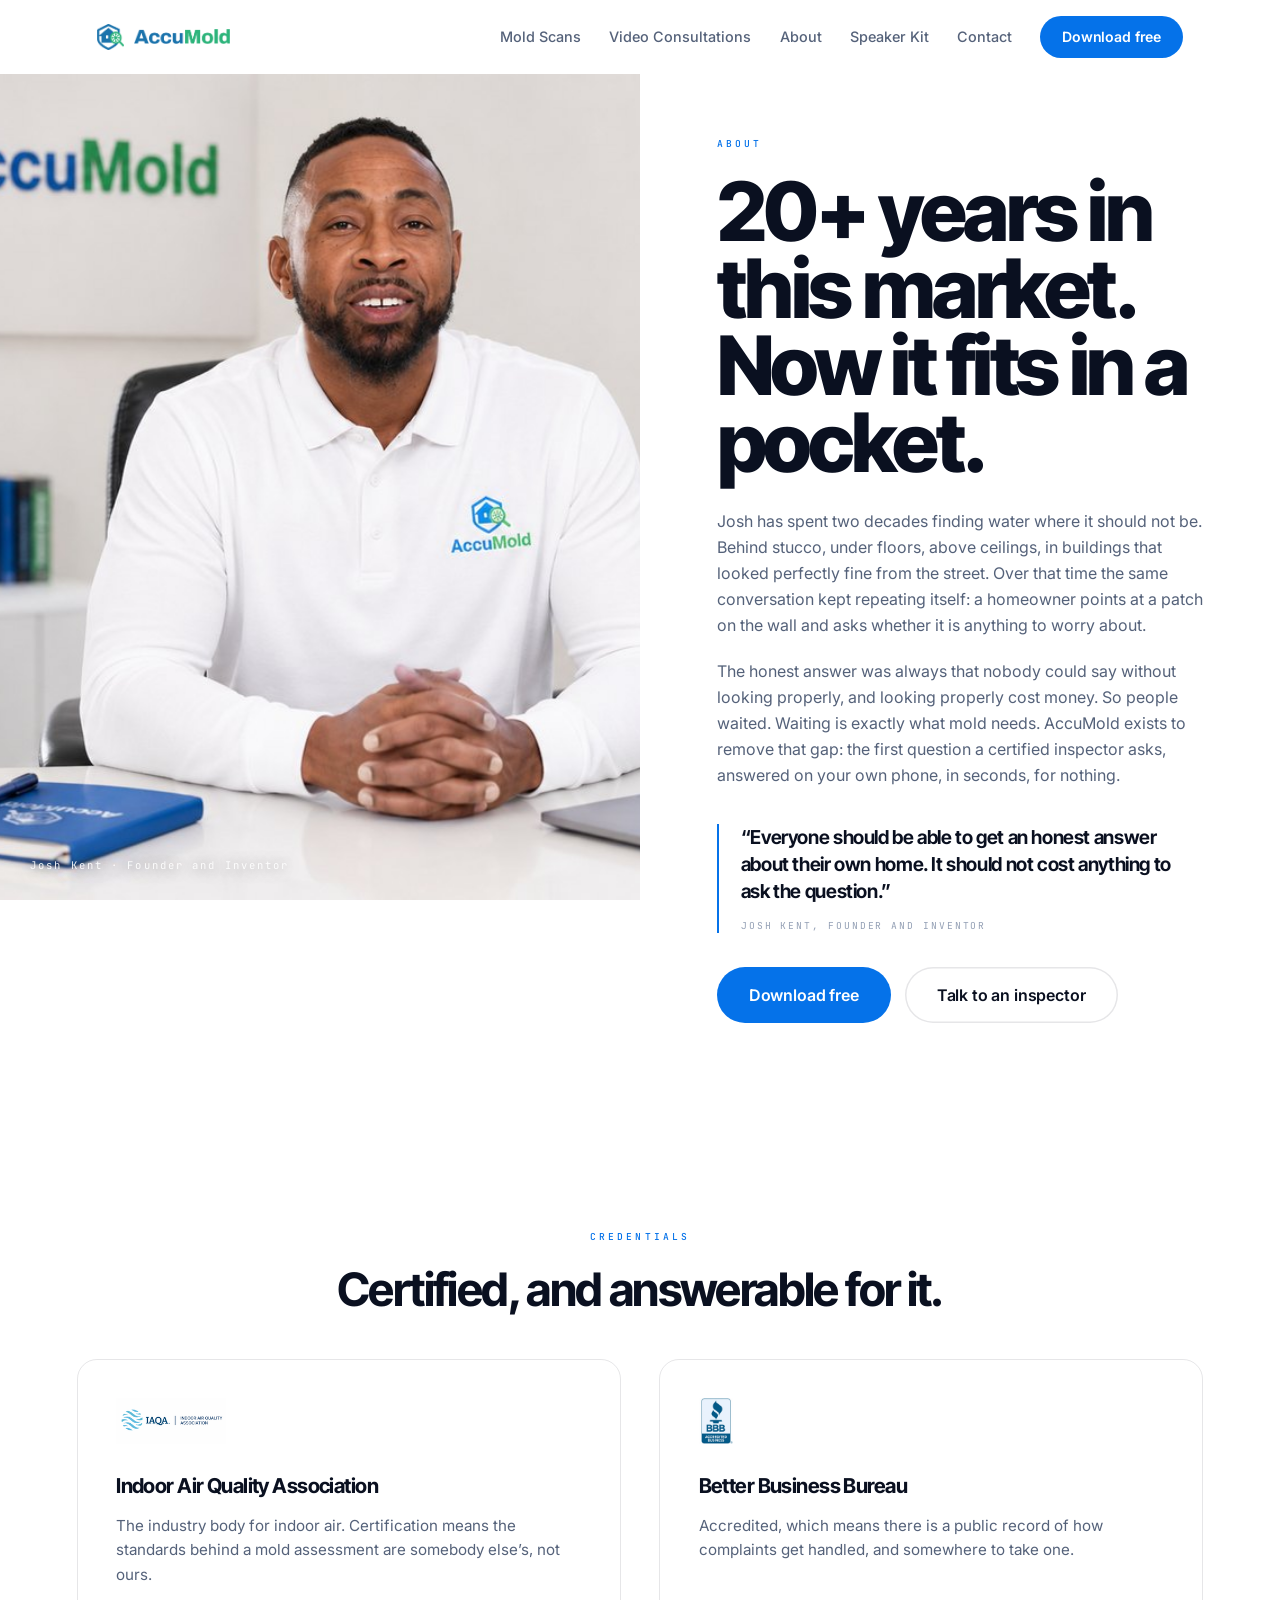
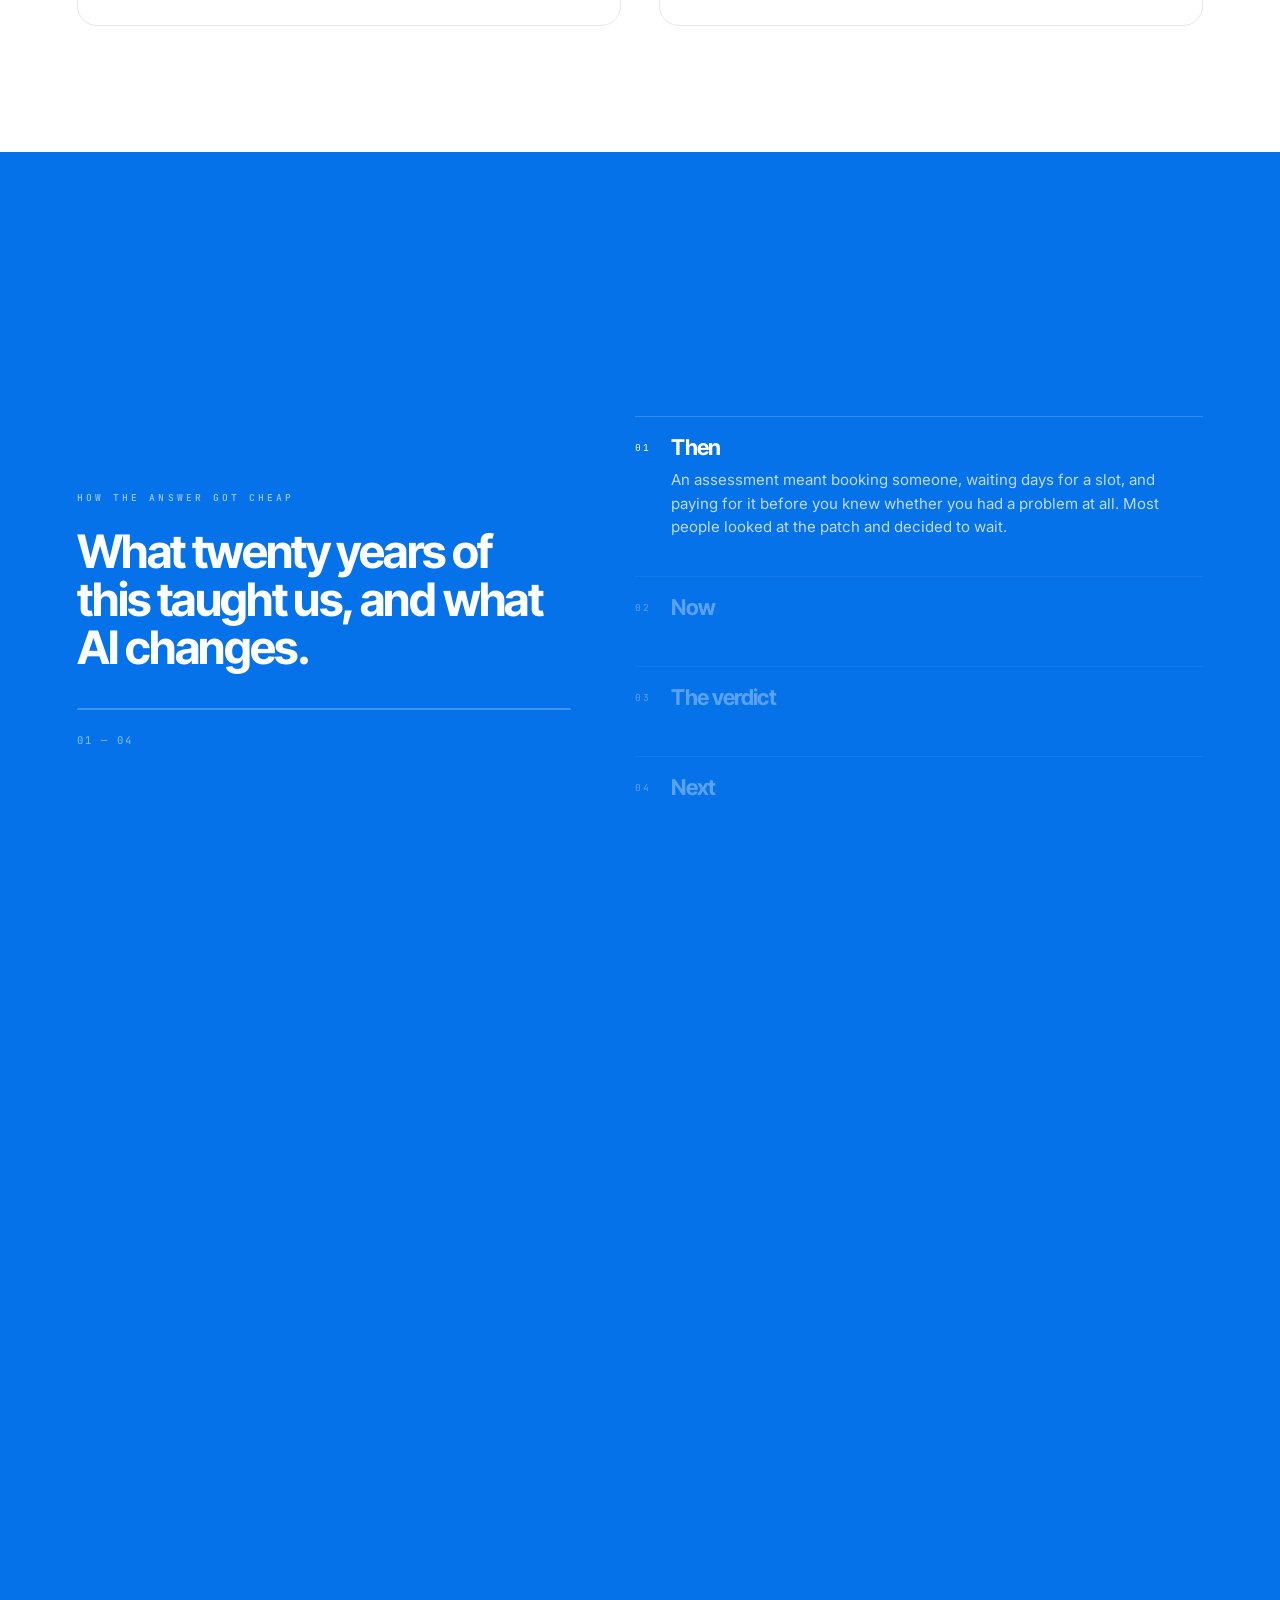
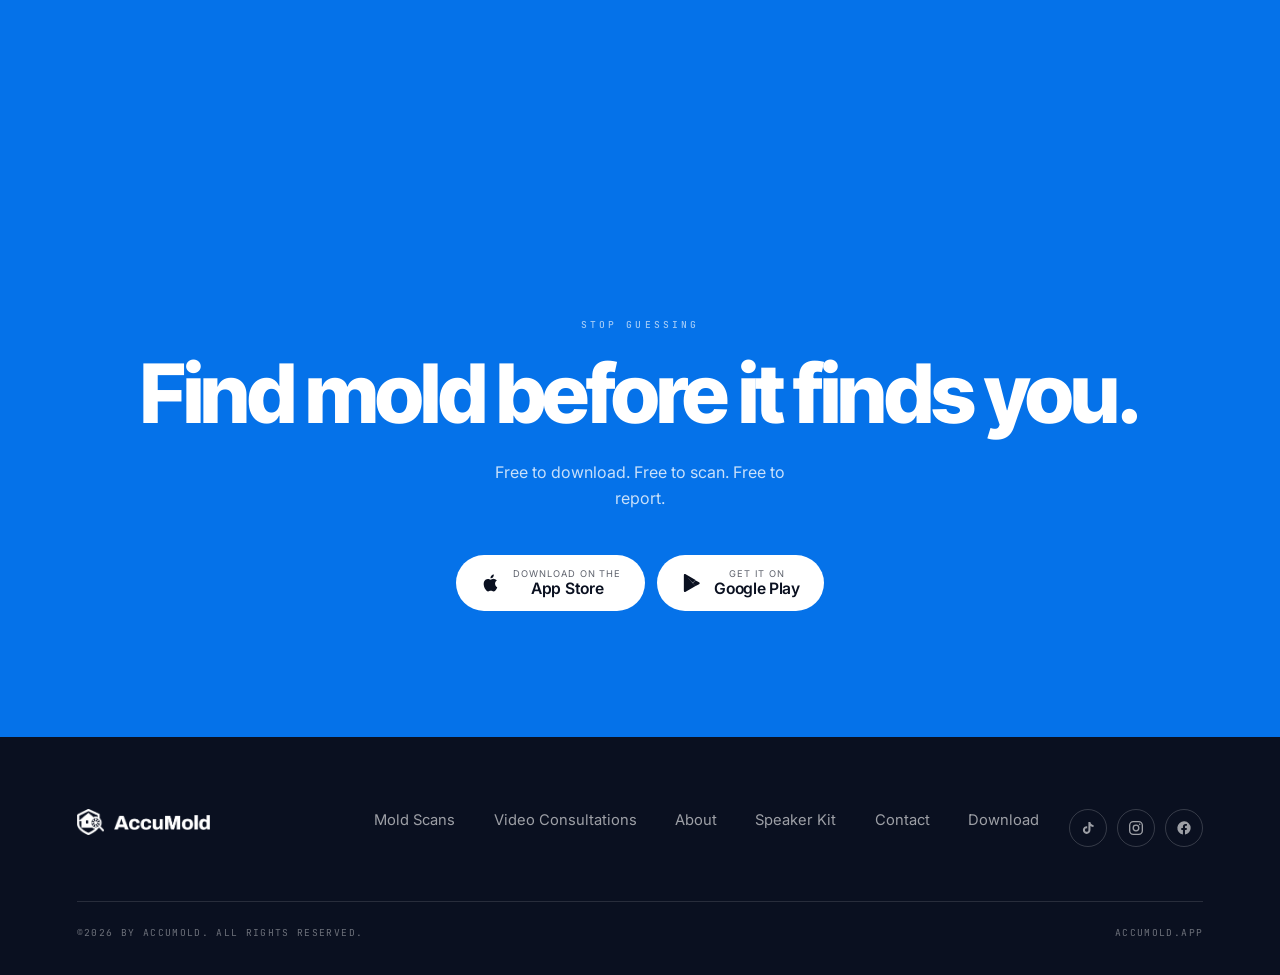
<file: about.html>
<!doctype html>
<html lang="en">
<head>
<meta charset="utf-8">
<meta name="viewport" content="width=device-width, initial-scale=1">
<title>About AccuMold | Founder Josh Kent, Mold and Moisture Expert</title>
<meta name="description" content="AccuMold is a free AI mold detector app from founder Josh Kent, with 20+ years in mold, moisture and water damage. IAQA certified and BBB accredited.">
<link rel="icon" href="assets/ui/favicon.png">
<meta name="robots" content="index, follow, max-image-preview:large, max-snippet:-1, max-video-preview:-1">
<link rel="canonical" href="https://accumold.app/about">
<meta name="theme-color" content="#0572E9">
<meta name="apple-itunes-app" content="app-id=6756345105">
<link rel="apple-touch-icon" href="assets/ui/apple-touch-icon.png">
<meta property="og:type" content="website">
<meta property="og:site_name" content="AccuMold">
<meta property="og:locale" content="en_US">
<meta property="og:url" content="https://accumold.app/about">
<meta property="og:title" content="About AccuMold | Founder Josh Kent, Mold and Moisture Expert">
<meta property="og:description" content="AccuMold is a free AI mold detector app from founder Josh Kent, with 20+ years in mold, moisture and water damage. IAQA certified and BBB accredited.">
<meta property="og:image" content="https://accumold.app/assets/og/accumold-og.jpg">
<meta property="og:image:width" content="1200">
<meta property="og:image:height" content="630">
<meta property="og:image:alt" content="The AccuMold app on a phone, with App Store and Google Play badges">
<meta name="twitter:card" content="summary_large_image">
<meta name="twitter:title" content="About AccuMold | Founder Josh Kent, Mold and Moisture Expert">
<meta name="twitter:description" content="AccuMold is a free AI mold detector app from founder Josh Kent, with 20+ years in mold, moisture and water damage. IAQA certified and BBB accredited.">
<meta name="twitter:image" content="https://accumold.app/assets/og/accumold-og.jpg">
<script type="application/ld+json">
{
 "@context": "https://schema.org",
 "@graph": [
  {
   "@type": "Organization",
   "@id": "https://accumold.app/#organization",
   "name": "AccuMold",
   "url": "https://accumold.app/",
   "logo": {
    "@type": "ImageObject",
    "url": "https://accumold.app/assets/press/accumold-logo-full.png",
    "width": 869,
    "height": 582
   },
   "slogan": "Photo in. Report out.",
   "description": "AccuMold makes a free app that turns a phone photo into an instant mold risk report, and offers live video consultations with certified mold experts.",
   "founder": {
    "@id": "https://accumold.app/about#josh-kent"
   },
   "sameAs": [
    "https://www.tiktok.com/@accumold",
    "https://www.instagram.com/accumold/",
    "https://www.facebook.com/people/Accumold/61593454559714/",
    "https://apps.apple.com/us/app/accumold-ai-mold-detector/id6756345105",
    "https://play.google.com/store/apps/details?id=com.accumold.ai"
   ]
  },
  {
   "@type": "WebSite",
   "@id": "https://accumold.app/#website",
   "url": "https://accumold.app/",
   "name": "AccuMold",
   "publisher": {
    "@id": "https://accumold.app/#organization"
   },
   "inLanguage": "en-US"
  },
  {
   "@type": "Person",
   "@id": "https://accumold.app/about#josh-kent",
   "name": "Josh Kent",
   "jobTitle": "Founder and Inventor",
   "worksFor": {
    "@id": "https://accumold.app/#organization"
   },
   "image": "https://accumold.app/assets/team/josh.jpg",
   "url": "https://accumold.app/about",
   "description": "Founder and inventor of AccuMold, with more than 20 years finding and fixing mold, moisture and water damage.",
   "knowsAbout": [
    "Mold inspection",
    "Moisture detection",
    "Water damage",
    "Indoor air quality"
   ]
  },
  {
   "@type": "AboutPage",
   "@id": "https://accumold.app/about#webpage",
   "url": "https://accumold.app/about",
   "name": "About AccuMold | Founder Josh Kent, Mold and Moisture Expert",
   "description": "AccuMold is a free AI mold detector app from founder Josh Kent, with 20+ years in mold, moisture and water damage. IAQA certified and BBB accredited.",
   "isPartOf": {
    "@id": "https://accumold.app/#website"
   },
   "inLanguage": "en-US",
   "primaryImageOfPage": {
    "@type": "ImageObject",
    "url": "https://accumold.app/assets/og/accumold-og.jpg"
   },
   "about": {
    "@id": "https://accumold.app/#organization"
   },
   "mainEntity": {
    "@id": "https://accumold.app/about#josh-kent"
   }
  },
  {
   "@type": "BreadcrumbList",
   "itemListElement": [
    {
     "@type": "ListItem",
     "position": 1,
     "name": "Home",
     "item": "https://accumold.app/"
    },
    {
     "@type": "ListItem",
     "position": 2,
     "name": "About",
     "item": "https://accumold.app/about"
    }
   ]
  }
 ]
}
</script>
<link rel="preconnect" href="https://fonts.googleapis.com">
<link rel="preconnect" href="https://fonts.gstatic.com" crossorigin>
<link href="https://fonts.googleapis.com/css2?family=Inter:wght@400;500;600;700;800&family=Inter+Tight:wght@600;700;800&family=JetBrains+Mono:wght@400;500&display=swap" rel="stylesheet">
<link rel="stylesheet" href="css/v2.css?v=135">
<script>
/* Set before the loader can paint, so a repeat page hides it with no flash.
   sessionStorage, not localStorage: once per visit, and a person coming back
   tomorrow gets the loader again. try/catch because storage throws outright
   in some privacy modes. */
try{ if(sessionStorage.getItem('am-seen')) document.documentElement.className += ' seen'; }catch(e){}
</script>
<style>
/* Loader. Timed entirely in CSS — if the JS never runs, or throws, the page
   still uncovers itself on schedule. */
html.seen #load{ display:none }
#load{
  position:fixed; inset:0; z-index:9999; background:#fff;
  display:flex; flex-direction:column; align-items:center; justify-content:center; gap:24px;
  animation:ldOut .5s cubic-bezier(.16,1,.3,1) 1.85s forwards;
}
#load .ld-lens{ position:relative; width:104px; height:104px; display:grid; place-items:center; }
#load .ld-lens b{ position:absolute; width:17px; height:17px; border:2px solid #0572E9; }
#load .ld-lens b:nth-child(1){ top:0; left:0; border-right:0; border-bottom:0 }
#load .ld-lens b:nth-child(2){ top:0; right:0; border-left:0; border-bottom:0 }
#load .ld-lens b:nth-child(3){ bottom:0; right:0; border-left:0; border-top:0 }
#load .ld-lens b:nth-child(4){ bottom:0; left:0; border-right:0; border-top:0 }
#load .ld-sweep{
  position:absolute; left:9%; right:9%; top:0; height:1.5px;
  background:linear-gradient(90deg,transparent,#0572E9,transparent);
  z-index:2; animation:ldSweep 1.15s ease-in-out infinite;
}
#load img{ width:42px; height:auto; }
#load .ld-bar{ width:132px; height:2px; border-radius:2px; background:rgba(5,114,233,.16); overflow:hidden; }
#load .ld-bar i{ display:block; height:100%; width:0; background:#0572E9; animation:ldFill 1.85s cubic-bezier(.45,0,.15,1) forwards; }
@keyframes ldSweep{ 0%,100%{ top:4%; opacity:0 } 14%,86%{ opacity:1 } 50%{ top:calc(96% - 1.5px) } }
@keyframes ldFill{ to{ width:100% } }
@keyframes ldOut{ to{ opacity:0; visibility:hidden; pointer-events:none } }
@media(prefers-reduced-motion:reduce){
  #load{ animation-delay:.2s }
  #load .ld-sweep{ animation:none; top:50%; opacity:.5 }
  #load .ld-bar i{ animation-duration:.2s }
}
</style>
</head>
<body>

<div id="load" aria-hidden="true">
  <div class="ld-lens">
    <b></b><b></b><b></b><b></b>
    <i class="ld-sweep"></i>
    <img src="assets/ui/logo-mark.png" alt="">
  </div>
  <div class="ld-bar"><i></i></div>
</div>

<script>
/* The CSS animation does the fade, but animations are paused in a hidden tab.
   A timer still fires there, so this guarantees the loader is gone either way.
   Inline and immediate, so it does not wait on v2.js. */
try{ sessionStorage.setItem('am-seen','1'); }catch(e){}
setTimeout(function(){ var l = document.getElementById('load'); if (l) l.remove(); }, 2400);
</script>


<header class="nav" data-on="white">
  <div class="nav-in">
    <a class="brand" href="./" aria-label="AccuMold">
      <img src="assets/ui/logo-mark.png" alt="">
      <img class="word" src="assets/ui/logo-word.png" alt="AccuMold">
    </a>
    <button class="burger" aria-expanded="false" aria-label="Menu"><i></i><i></i><i></i></button>
    <nav class="links">
      <a href="./#how">Mold Scans</a>
      <!-- Reporting: hidden 9.16.26 on Josh's instruction until the page exists. Restore this link when it does. -->
      <a href="consultations">Video Consultations</a>
      <a href="about">About</a>
      <a href="speaker-kit">Speaker Kit</a>
      <a href="contact">Contact</a>
      <a class="b" href="./#get">Download free</a>
    </nav>
  </div>
</header>

<!-- ============ 1 · JOSH ============ -->
<section class="jsplit">
  <figure class="jsplit-img">
    <img src="assets/team/josh.jpg" alt="Josh, founder of AccuMold, at his desk">
    <figcaption class="num">Josh Kent &middot; Founder and Inventor</figcaption>
  </figure>

  <div class="jsplit-txt">
    <div data-r>
      <p class="kicker">About</p>
      <h1 class="d2">20+ years in this market. Now it fits in a pocket.</h1>

      <p class="t1" style="margin:28px 0 0">
        Josh has spent two decades finding water where it should not be. Behind
        stucco, under floors, above ceilings, in buildings that looked perfectly
        fine from the street. Over that time the same conversation kept
        repeating itself: a homeowner points at a patch on the wall and asks
        whether it is anything to worry about.
      </p>
      <p class="t1" style="margin:20px 0 0">
        The honest answer was always that nobody could say without looking
        properly, and looking properly cost money. So people waited. Waiting is
        exactly what mold needs. AccuMold exists to remove that gap: the first
        question a certified inspector asks, answered on your own phone, in
        seconds, for nothing.
      </p>

      <blockquote class="pull">
        &ldquo;Everyone should be able to get an honest answer about their own
        home. It should not cost anything to ask the question.&rdquo;
        <cite>Josh Kent, Founder and Inventor</cite>
      </blockquote>

      <div class="row" style="margin-top:34px">
        <a class="b" href="./#get">Download free</a>
        <a class="b b-ghost" href="consultations">Talk to an inspector</a>
      </div>
    </div>
  </div>
</section>

<!-- ============ 3 · CREDENTIALS ============ -->
<section class="panel panel-auto">
  <div class="inner mid">
    <div data-r style="margin-bottom:clamp(34px,5vh,54px)">
      <p class="kicker">Credentials</p>
      <h2 class="d3">Certified, and answerable for it.</h2>
    </div>
    <div class="creds" data-r data-d="1">
      <div class="cred">
        <img src="assets/img/trust-iaqa.png" loading="lazy" decoding="async" alt="Indoor Air Quality Association">
        <h3>Indoor Air Quality Association</h3>
        <p>The industry body for indoor air. Certification means the standards
          behind a mold assessment are somebody else&rsquo;s, not ours.</p>
      </div>
      <div class="cred">
        <img src="assets/img/trust-bbb.png" loading="lazy" decoding="async" alt="BBB Accredited Business">
        <h3>Better Business Bureau</h3>
        <p>Accredited, which means there is a public record of how complaints
          get handled, and somewhere to take one.</p>
      </div>
    </div>
  </div>
</section>

<!-- ============ 4 · THE VISION, ON SCROLL ============ -->
<section class="vision blue" data-vision>
  <div class="v-stage">
    <div class="v-stick">
      <div class="v-grid">
        <div class="v-left">
          <p class="kicker">How the answer got cheap</p>
          <h2 class="d3">What twenty years of this taught us, and what AI changes.</h2>
          <div class="v-rail"><i></i></div>
          <span class="num" data-v-count>01 / 04</span>
        </div>

        <ol class="v-steps">
          <li class="on">
            <span class="n">01</span>
            <div>
              <h3>Then</h3>
              <p>An assessment meant booking someone, waiting days for a slot, and paying for it before you knew whether you had a problem at all. Most people looked at the patch and decided to wait.</p>
            </div>
          </li>
          <li>
            <span class="n">02</span>
            <div>
              <h3>Now</h3>
              <p>One photo, answered in seconds, free and with no limit on how many. It is the same first question a certified inspector asks, asked by the app instead.</p>
            </div>
          </li>
          <li>
            <span class="n">03</span>
            <div>
              <h3>The verdict</h3>
              <p>Low, Moderate or High, with the reasoning written out. Low means keep an eye on it. Moderate means dry it out and scan again in 48 hours. High means get it looked at.</p>
            </div>
          </li>
          <li>
            <span class="n">04</span>
            <div>
              <h3>Next</h3>
              <p>Humidity and temperature watched over time, so the app can tell you a room is heading for trouble before there is anything to photograph.</p>
            </div>
          </li>
        </ol>
      </div>
    </div>
  </div>
</section>

<!-- ============ 6 · DOWNLOAD ============ -->
<section class="panel blue panel-auto" id="get">
  <div class="inner mid">
    <div data-r>
      <p class="kicker">Stop guessing</p>
      <h2 class="d2 narrow">Find mold before it finds you.</h2>
      <p class="t1" style="max-width:34ch;margin:28px auto 44px">Free to download. Free to scan. Free to report.</p>
    </div>
    <div class="stores" data-r data-d="1"><a class="store" href="https://apps.apple.com/us/app/accumold-ai-mold-detector/id6756345105" target="_blank" rel="noopener"><svg width="22" height="22" viewBox="0 0 24 24" fill="currentColor"><path d="M16.4 12.8c0-2.3 1.9-3.4 2-3.5-1.1-1.6-2.8-1.8-3.4-1.8-1.4-.2-2.8.9-3.5.9s-1.8-.8-3-.8c-1.5 0-2.9.9-3.7 2.3-1.6 2.7-.4 6.8 1.1 9 .8 1.1 1.7 2.3 2.9 2.3 1.2 0 1.6-.7 3-.7s1.8.7 3 .7 2-1.1 2.8-2.2c.9-1.2 1.2-2.4 1.2-2.5 0 0-2.4-.9-2.4-3.7ZM14.2 5.6c.6-.8 1-1.9.9-3-.9 0-2 .6-2.7 1.4-.6.7-1.1 1.8-.9 2.9 1 0 2.1-.5 2.7-1.3Z"/></svg><div><span>Download on the</span><strong>App Store</strong></div></a><a class="store" href="https://play.google.com/store/apps/details?id=com.accumold.ai" target="_blank" rel="noopener"><svg width="22" height="22" viewBox="0 0 24 24" fill="currentColor"><path d="M3.6 2.3c-.3.3-.5.8-.5 1.5v16.4c0 .7.2 1.2.5 1.5l.1.1 9.2-9.2v-.2L3.6 2.3ZM16 15.3l-3-3v-.2l3-3 .1.1 3.6 2c1 .6 1 1.6 0 2.2l-3.7 1.9ZM15.9 15.4 12.8 12.3 3.6 21.5c.3.4.9.4 1.5.1l10.8-6.2M15.9 8.6 5.1 2.4c-.6-.4-1.2-.3-1.5.1l9.2 9.2 3.1-3.1Z"/></svg><div><span>Get it on</span><strong>Google Play</strong></div></a></div>
  </div>
</section>

<footer class="foot">
  <div class="foot-in">
    <div class="foot-top">
      <a class="brand" href="./">
        <img src="assets/ui/logo-mark.png" alt="" style="filter:brightness(0) invert(1)">
        <img class="word" src="assets/ui/logo-word.png" alt="AccuMold" style="filter:brightness(0) invert(1)">
      </a>
      <nav class="foot-nav">
        <a href="./#how">Mold Scans</a>
        <!-- Reporting: hidden 9.16.26 on Josh's instruction until the page exists. Restore this link when it does. -->
        <a href="consultations">Video Consultations</a>
        <a href="about">About</a>
        <a href="speaker-kit">Speaker Kit</a>
        <a href="contact">Contact</a>
        <a href="./#get">Download</a>
      </nav>
      <div class="socials">
        <a href="https://www.tiktok.com/@accumold" target="_blank" rel="noopener" aria-label="TikTok"><svg viewBox="0 0 24 24" fill="currentColor"><path d="M16.6 5.8a4.9 4.9 0 0 1-1-2.8h-3v12.2a2.6 2.6 0 1 1-1.8-2.5V9.5a5.7 5.7 0 1 0 4.9 5.6V9.1a8 8 0 0 0 4.6 1.5v-3a4.8 4.8 0 0 1-3.7-1.8Z"/></svg></a>
        <a href="https://www.instagram.com/accumold/" target="_blank" rel="noopener" aria-label="Instagram"><svg viewBox="0 0 24 24" fill="none" stroke="currentColor" stroke-width="2"><rect x="2.5" y="2.5" width="19" height="19" rx="5.5"/><circle cx="12" cy="12" r="4.2"/><circle cx="17.6" cy="6.4" r="1.2" fill="currentColor" stroke="none"/></svg></a>
        <a href="https://www.facebook.com/people/Accumold/61593454559714/" target="_blank" rel="noopener" aria-label="Facebook"><svg viewBox="0 0 24 24" fill="currentColor"><path d="M22 12a10 10 0 1 0-11.6 9.9v-7H7.9V12h2.5V9.8c0-2.5 1.5-3.9 3.8-3.9 1.1 0 2.2.2 2.2.2v2.5h-1.3c-1.2 0-1.6.8-1.6 1.6V12h2.8l-.4 2.9h-2.4v7A10 10 0 0 0 22 12Z"/></svg></a>
      </div>
    </div>
    <div class="foot-base">
      <span>&copy;2026 by AccuMold. All rights reserved.</span>
      <span>accumold.app</span>
    </div>
  </div>
</footer>

<script src="js/v2.js?v=135"></script>
</body>
</html>
</file>
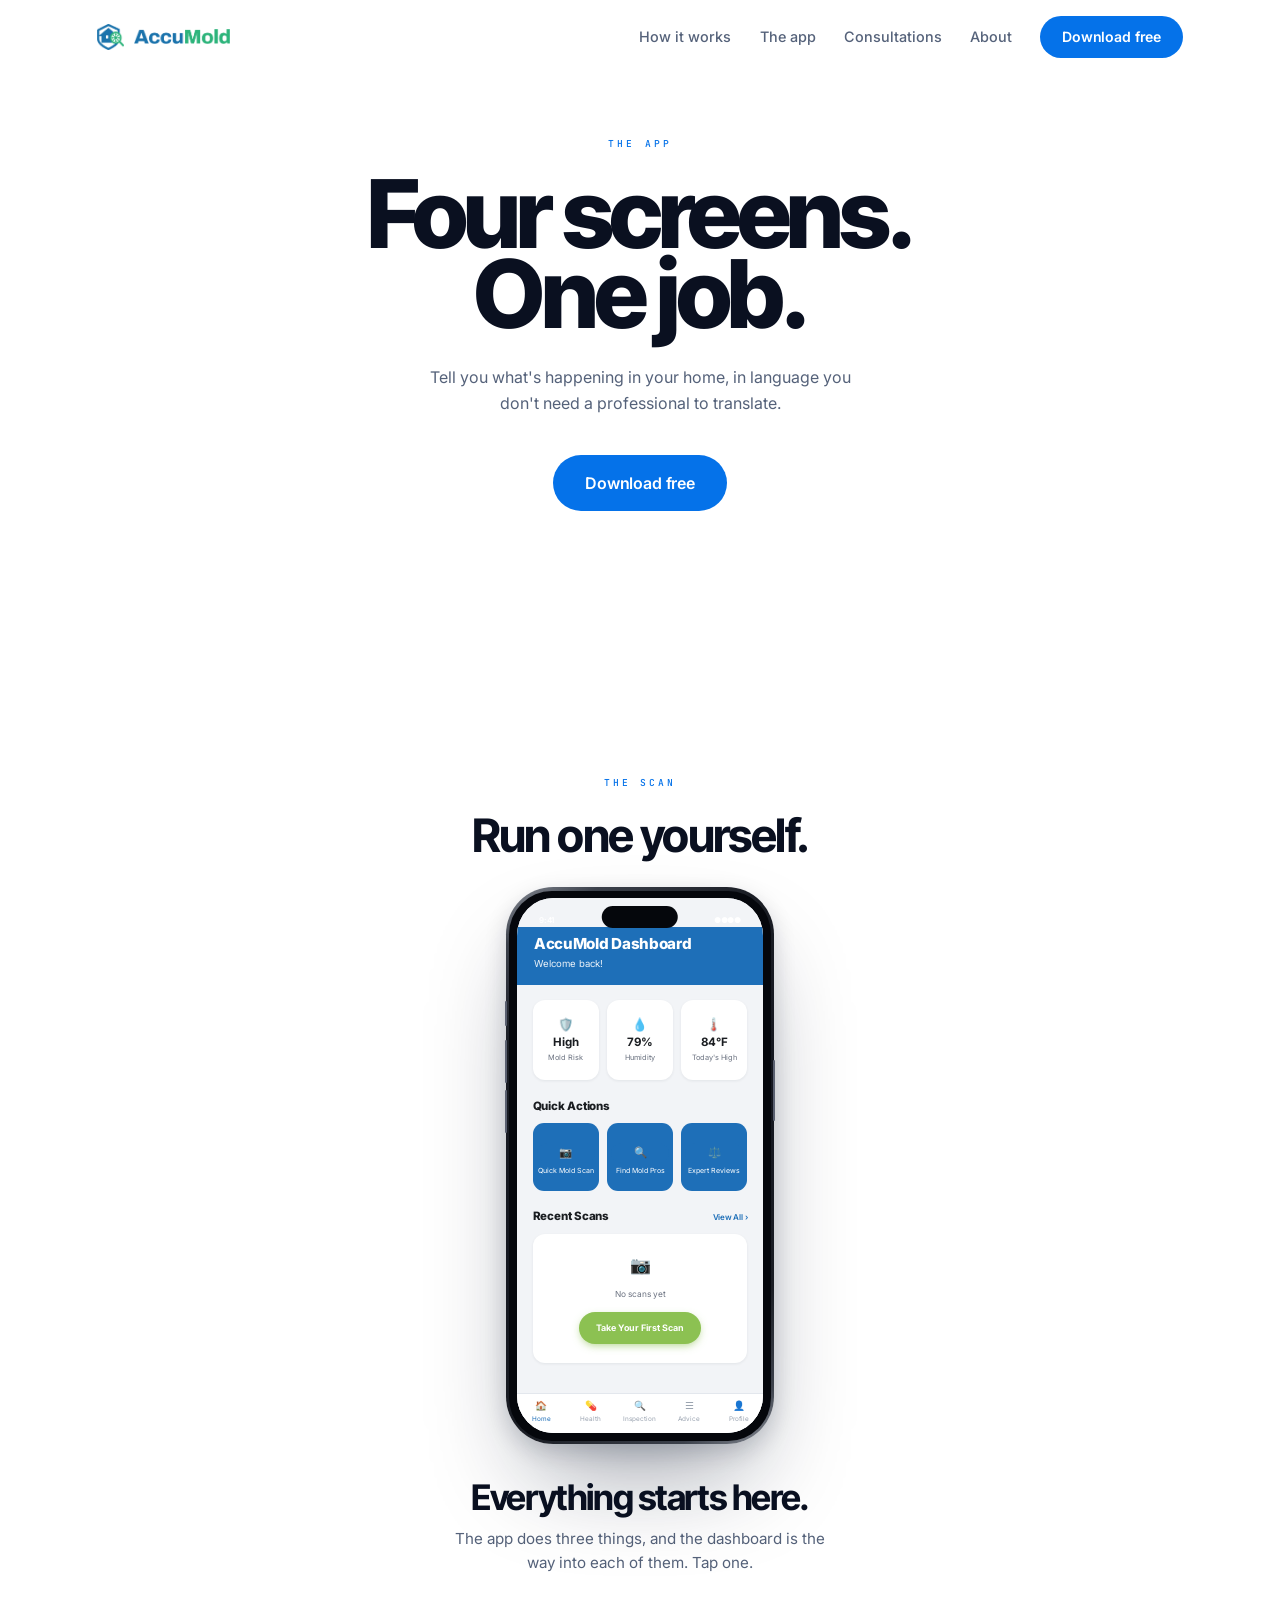
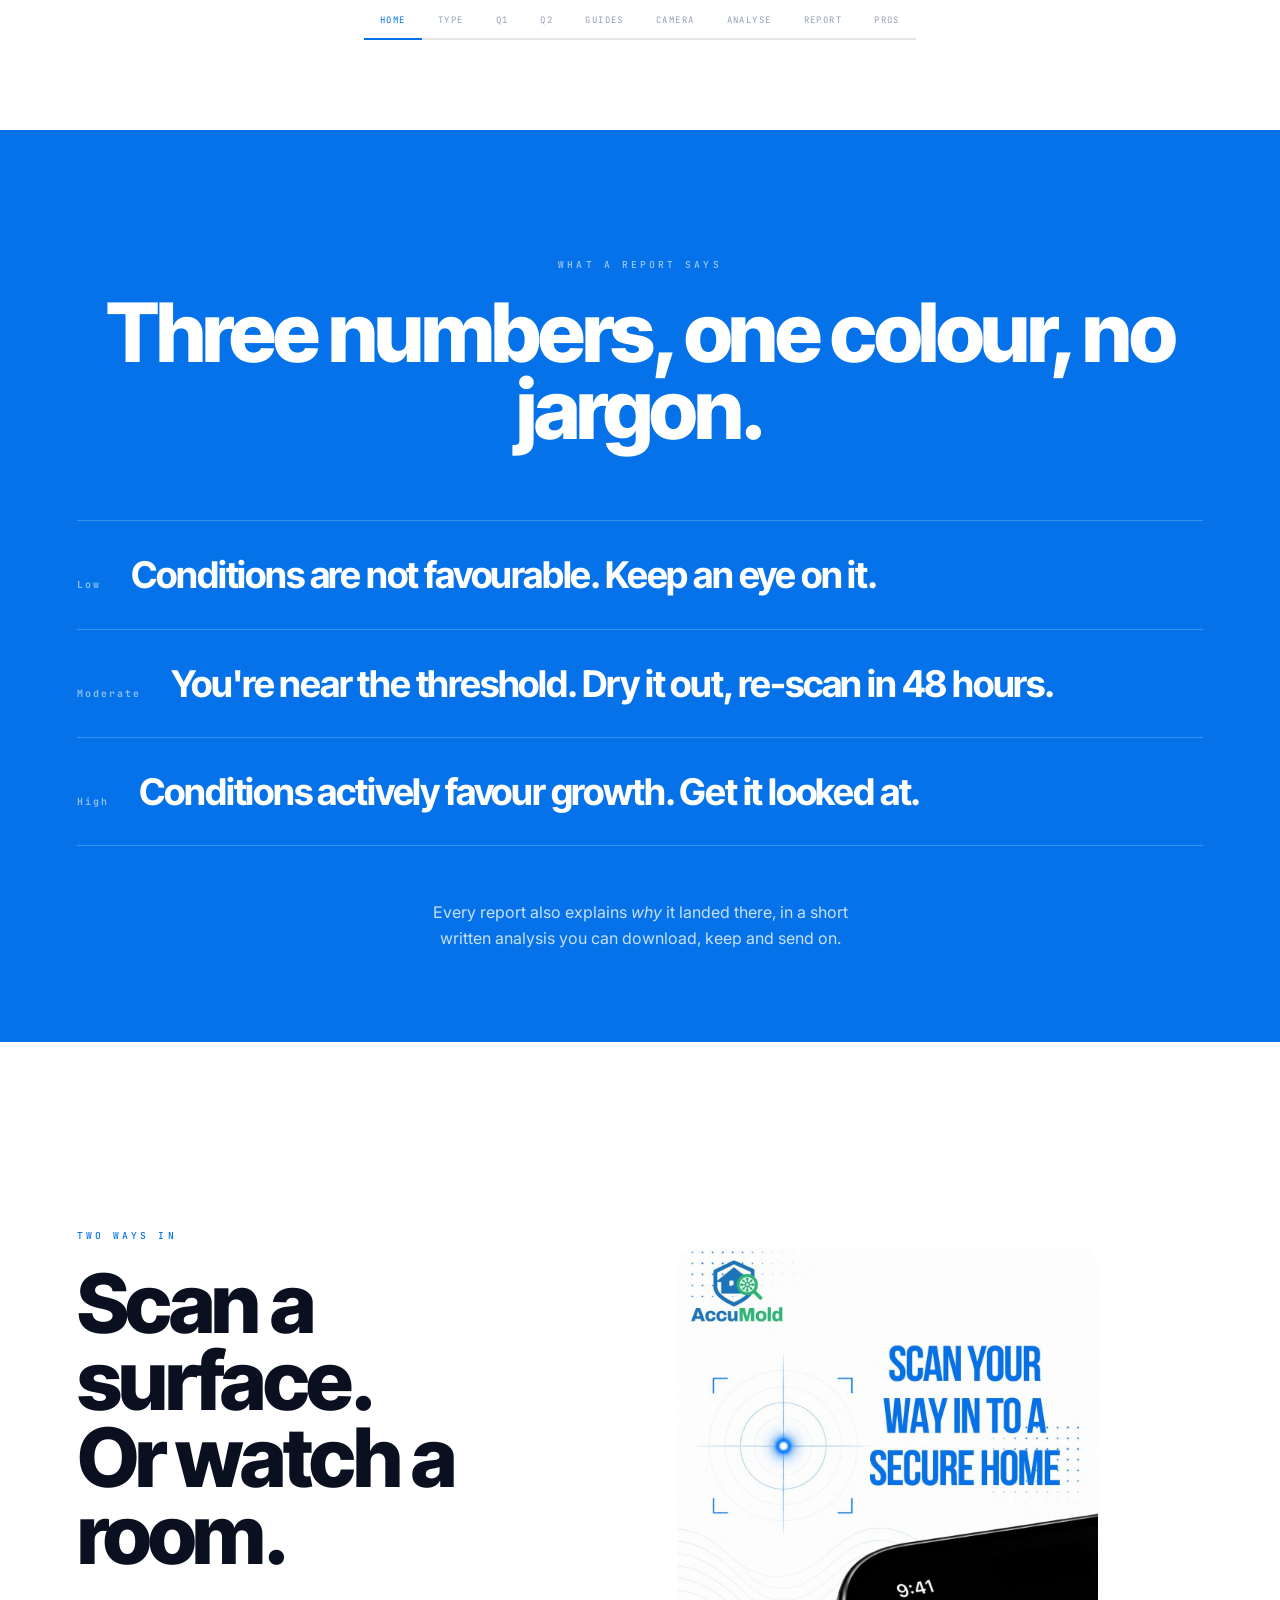
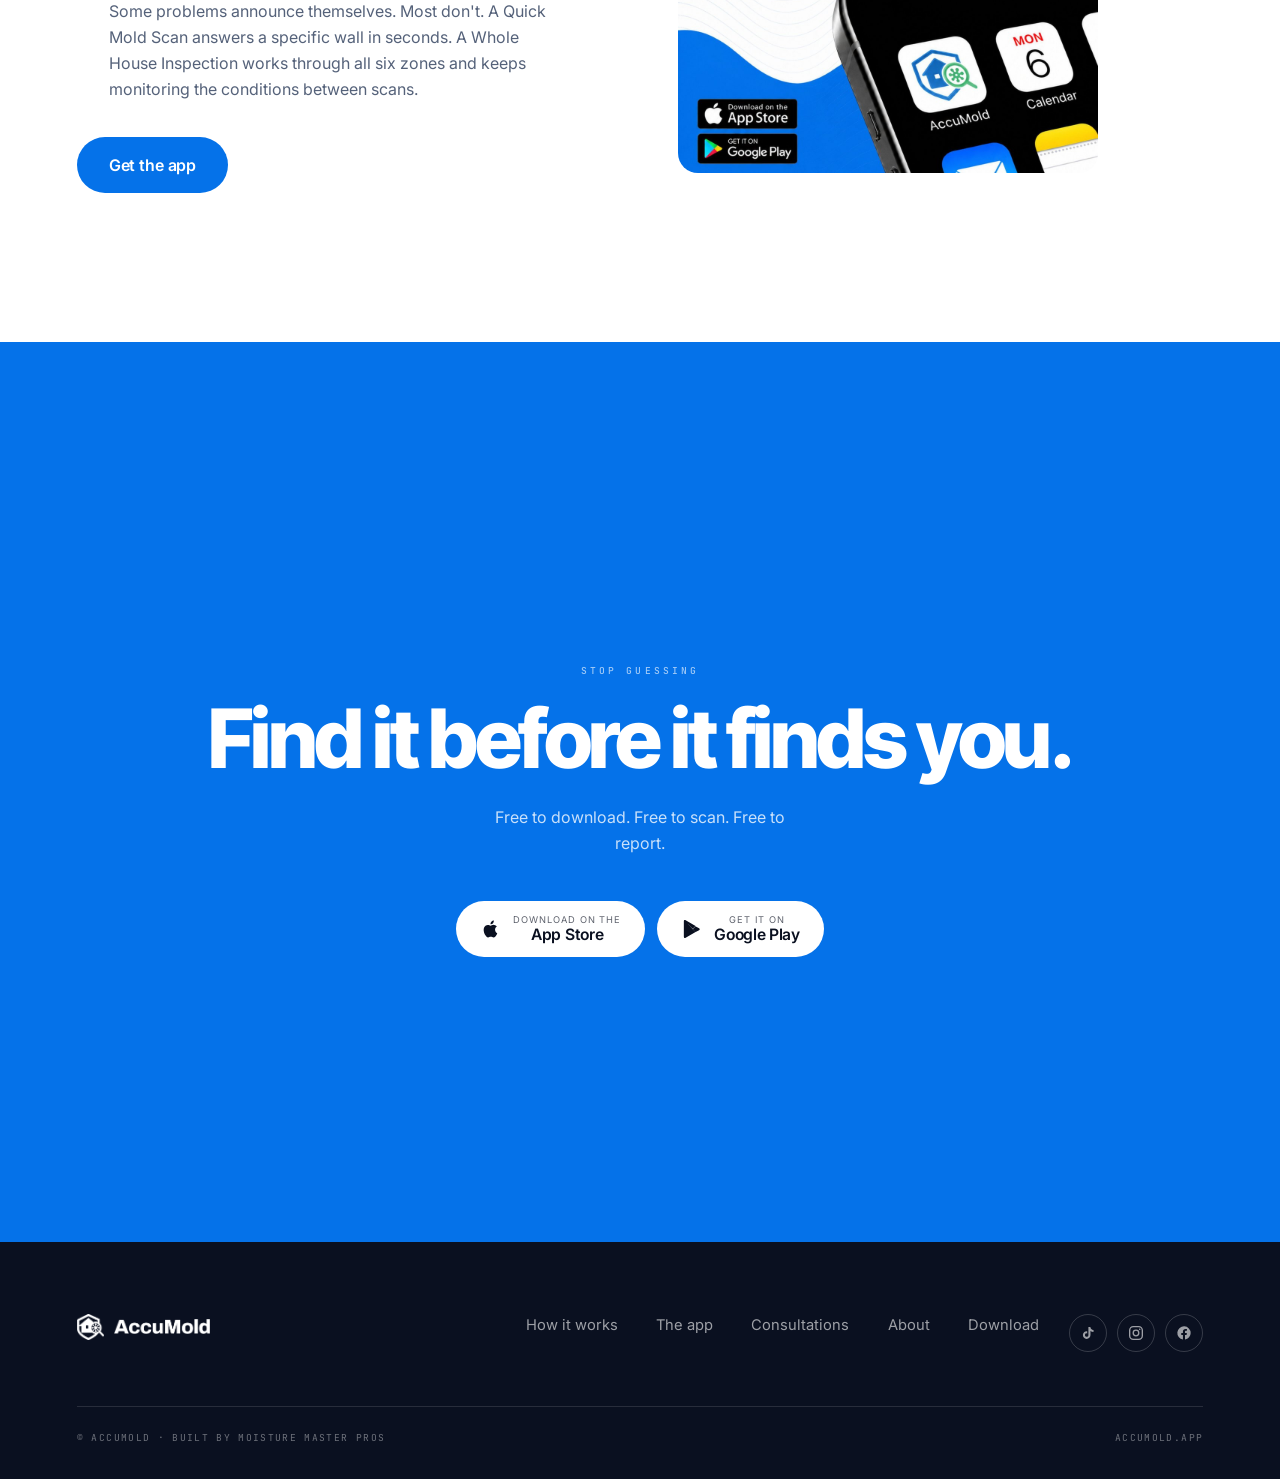
<file: app.html>
<!doctype html>
<html lang="en">
<head>
<meta charset="utf-8">
<meta name="viewport" content="width=device-width, initial-scale=1">
<title>The AccuMold app</title>
<meta name="description" content="Four screens: your live mold risk, a six-zone home inspection, an AI advisor that knows your home, and reports you keep.">
<link rel="icon" href="assets/ui/favicon.png">
<link rel="preconnect" href="https://fonts.googleapis.com">
<link rel="preconnect" href="https://fonts.gstatic.com" crossorigin>
<link href="https://fonts.googleapis.com/css2?family=Inter:wght@400;500;600;700;800&family=Inter+Tight:wght@600;700;800&family=JetBrains+Mono:wght@400;500&display=swap" rel="stylesheet">
<link rel="stylesheet" href="css/v2.css?v=36">
</head>
<body>

<header class="nav" data-on="white">
  <div class="nav-in">
    <a class="brand" href="index.html" aria-label="AccuMold">
      <img src="assets/ui/logo-mark.png" alt="">
      <img class="word" src="assets/ui/logo-word.png" alt="AccuMold">
    </a>
    <button class="burger" aria-expanded="false" aria-label="Menu"><i></i><i></i><i></i></button>
    <nav class="links">
      <a href="index.html#how">How it works</a>
      <a href="app.html">The app</a>
      <a href="consultations.html">Consultations</a>
      <a href="about.html">About</a>
      <a class="b" href="index.html#get">Download free</a>
    </nav>
  </div>
</header>

<section class="panel panel-auto" style="min-height:72svh">
  <div class="inner mid">
    <p class="kicker" data-r>The app</p>
    <h1 class="d1" data-r data-d="1" style="font-size:clamp(2.6rem,7.4vw,6.4rem)">Four screens.<br>One job.</h1>
    <p class="t1 narrow-w" data-r data-d="2" style="margin:30px auto 0">Tell you what's happening in your home, in language you don't need a professional to translate.</p>
    <div class="row mid" style="margin-top:38px" data-r data-d="3"><a class="b" href="index.html#get">Download free</a></div>
  </div>
</section>

<!-- ============ THE SCAN ============ -->
<section class="panel" id="scan" data-demo>
  <div class="inner">
    <div class="mid" data-r style="margin-bottom:clamp(20px,3vh,36px)">
      <p class="kicker">The scan</p>
      <h2 class="d3">Run one yourself.</h2>
    </div>

    <div style="display:flex;justify-content:center">
      <div class="iphone">
        <i class="rail v1"></i><i class="rail v2"></i><i class="rail v3"></i><i class="rail pw"></i>
        <div class="screen">
          <div class="island"></div>
          <div class="demo">

            <!-- 0 · dashboard -->
            <div class="view on">
              <div class="sb on-blue"><span>9:41</span><span>&#9679;&#9679;&#9679;&#9679;</span></div>
              <div class="a-scroll">
                <div class="a-hd"><h4>AccuMold Dashboard</h4><p>Welcome back!</p></div>
                <div class="a-pad">
                  <div class="a-stats">
                    <div class="a-stat"><div class="i">&#128737;&#65039;</div><b>High</b><span>Mold Risk</span></div>
                    <div class="a-stat"><div class="i">&#128167;</div><b>79%</b><span>Humidity</span></div>
                    <div class="a-stat"><div class="i">&#127777;&#65039;</div><b>84&deg;F</b><span>Today's High</span></div>
                  </div>
                  <p class="a-t">Quick Actions</p>
                  <div class="a-qa">
                    <div data-go="1"><div class="i">&#128247;</div><span>Quick Mold Scan</span></div>
                    <div><div class="i">&#128269;</div><span>Find Mold Pros</span></div>
                    <div><div class="i">&#9878;&#65039;</div><span>Expert Reviews</span></div>
                  </div>
                  <p class="a-t row">Recent Scans <span class="all">View All &rsaquo;</span></p>
                  <div class="a-empty">
                    <div class="i">&#128247;</div>
                    <p>No scans yet</p>
                    <span class="a-lime" data-go="1">Take Your First Scan</span>
                  </div>
                </div>
              </div>
              <div class="a-tabs">
                <div class="on"><span class="i">&#127968;</span>Home</div>
                <div><span class="i">&#128138;</span>Health</div>
                <div><span class="i">&#128269;</span>Inspection</div>
                <div><span class="i">&#9776;</span>Advice</div>
                <div><span class="i">&#128100;</span>Profile</div>
              </div>
            </div>

            <!-- 1 · choose scan type -->
            <div class="view">
              <div class="sb"><span>9:41</span><span>&#9679;&#9679;&#9679;&#9679;</span></div>
              <div class="a-scroll a-pad">
                <div class="a-logo">
                  <img src="assets/ui/logo-full.png" alt="AccuMold">
                  <small>For comprehensive analysis, use our Whole House Inspection</small>
                </div>
                <div class="a-card">
                  <h6>Scan Usage</h6>
                  <p style="margin:0;font-size:.5rem;color:#6B7280">0/3 scans used today &middot; resets at 12:00 AM</p>
                </div>
                <div class="a-card">
                  <h6>Select Scan Type:</h6>
                  <div class="a-btn" data-go="2">&#128200;&nbsp; AccuMold Powered Scan Analysis</div>
                  <div class="a-btn g">&#128100;&nbsp; Expert Review Scan Analysis</div>
                </div>
                <div class="a-card">
                  <h6>How to scan for mold:</h6>
                  <ul class="a-list">
                    <li><span class="ck"><svg viewBox="0 0 24 24" fill="none" stroke="#fff" stroke-width="4" stroke-linecap="round"><path d="m5 13 4 4L19 7"/></svg></span>Position camera 6&ndash;12 inches from the surface</li>
                    <li><span class="ck"><svg viewBox="0 0 24 24" fill="none" stroke="#fff" stroke-width="4" stroke-linecap="round"><path d="m5 13 4 4L19 7"/></svg></span>Enable flash for better mold detection</li>
                    <li><span class="ck"><svg viewBox="0 0 24 24" fill="none" stroke="#fff" stroke-width="4" stroke-linecap="round"><path d="m5 13 4 4L19 7"/></svg></span>Ensure good lighting for accuracy</li>
                    <li><span class="ck"><svg viewBox="0 0 24 24" fill="none" stroke="#fff" stroke-width="4" stroke-linecap="round"><path d="m5 13 4 4L19 7"/></svg></span>Hold steady while scanning</li>
                  </ul>
                </div>
              </div>
            </div>

            <!-- 2 · visual pre-check -->
            <div class="view">
              <div class="sb"><span>9:41</span><span>&#9679;&#9679;&#9679;&#9679;</span></div>
              <div class="a-scroll a-pad">
                <div class="a-prog"><i></i></div>
                <p class="a-step">1 of 5</p>
                <p class="a-q">What does the surface texture look like?</p>
                <div class="a-opt" data-pick data-next="3">Fuzzy / Powdery</div>
                <div class="a-opt" data-pick data-next="3">Flat / Smooth</div>
                <p style="margin:9% 0 0;font-size:.46rem;color:#6B7280;line-height:1.5;text-align:center">
                  Five quick questions about what you can see. It takes under
                  15 seconds and sharpens the analysis.</p>
              </div>
            </div>

            <!-- 3 · pre-check question two -->
            <div class="view">
              <div class="sb"><span>9:41</span><span>&#9679;&#9679;&#9679;&#9679;</span></div>
              <div class="a-scroll a-pad">
                <div class="a-prog"><i style="width:40%"></i></div>
                <p class="a-step">2 of 5</p>
                <p class="a-q">How does the mark appear to spread?</p>
                <div class="a-opt" data-pick data-next="4">Clustered spots / Patchy</div>
                <div class="a-opt" data-pick data-next="4">Single mark / Isolated</div>
                <p style="margin:9% 0 0;font-size:.46rem;color:#6B7280;line-height:1.5;text-align:center">
                  Your answers are weighed alongside the photo, so the analysis
                  is not working from an image alone.</p>
              </div>
            </div>

            <!-- 3 · photo guidelines -->
            <div class="view">
              <div class="sb"><span>9:41</span><span>&#9679;&#9679;&#9679;&#9679;</span></div>
              <div class="a-scroll a-pad">
                <p class="a-q" style="text-align:center;font-size:.66rem">Now take a photo of the area you just inspected</p>
                <div class="a-card">
                  <h6>&#128248; Photo Guidelines</h6>
                  <p style="margin:0 0 4%;font-size:.5rem;font-weight:700;color:#2E9E5B">&#9989; Requirements</p>
                  <ul class="a-list">
                    <li><span class="ck g"><svg viewBox="0 0 24 24" fill="none" stroke="#fff" stroke-width="4" stroke-linecap="round"><path d="m5 13 4 4L19 7"/></svg></span>I am 8&ndash;12 inches from the concern</li>
                    <li><span class="ck g"><svg viewBox="0 0 24 24" fill="none" stroke="#fff" stroke-width="4" stroke-linecap="round"><path d="m5 13 4 4L19 7"/></svg></span>The surface fills most of the frame</li>
                    <li><span class="ck g"><svg viewBox="0 0 24 24" fill="none" stroke="#fff" stroke-width="4" stroke-linecap="round"><path d="m5 13 4 4L19 7"/></svg></span>A flat angle, so markings stay clear</li>
                    <li><span class="ck g"><svg viewBox="0 0 24 24" fill="none" stroke="#fff" stroke-width="4" stroke-linecap="round"><path d="m5 13 4 4L19 7"/></svg></span>Camera held steady to prevent blur</li>
                  </ul>
                </div>
                <div class="a-btn" data-go="5">&#128247;&nbsp; Take Photo</div>
                <div class="a-btn o" data-go="5">&#128444;&nbsp; Choose from Library</div>
              </div>
            </div>

            <!-- 4 · camera -->
            <div class="view">
              <div class="a-cam">
                <img src="assets/img/mold-12.jpg" alt="">
                <p class="a-tip">Be 8&ndash;12 inches away. Zoom in so the suspicious spot fills the screen &mdash; 8 inches is about the blade of a kitchen knife.</p>
                <div class="a-shot">
                  <div class="fl"><span class="i">&#9889;</span>Flash On</div>
                  <div class="a-ring" data-go="6"></div>
                  <div class="lib"><span class="i">&#128443;</span>Library</div>
                </div>
              </div>
            </div>

            <!-- 5 · analysing -->
            <div class="view">
              <div class="a-analyse">
                <div class="a-frame">
                  <img src="assets/img/mold-12.jpg" alt="">
                  <div class="amscan">
                    <div class="tint"></div>
                    <div class="box"><i></i><i></i><i></i><i></i></div>
                    <div class="ring"></div>
                    <div class="arm"></div>
                    <div class="dot"></div>
                    <div class="sweep"></div>
                    <span class="spec" style="left:22%;top:26%"></span>
                    <span class="spec" style="left:71%;top:34%"></span>
                    <span class="spec" style="left:58%;top:63%"></span>
                    <span class="spec" style="left:34%;top:71%"></span>
                  </div>
                </div>
                <p class="a-scanning">Analyzing image with AccuMold AI&hellip;</p>
                <div class="a-know">
                  <div class="i">&#128161;</div>
                  <p>Mold growth can start within 24&ndash;48 hours in damp conditions.</p>
                  <b>Did you know?</b>
                </div>
              </div>
            </div>

            <!-- 6 · result -->
            <div class="view">
              <div class="sb"><span>9:41</span><span>&#9679;&#9679;&#9679;&#9679;</span></div>
              <div class="a-scroll">
                <div class="a-res-top"><span class="a-pill">NO MOLD<br>DETECTED</span></div>
                <p class="a-when">Scanned today at 8:29 PM</p>
                <div class="a-pad" style="padding-top:0">
                  <div class="a-card">
                    <h6>AccuMold Analysis</h6>
                    <div class="a-det">Detection result &middot; No mold detected</div>
                    <div class="a-ana">
                      <b>Analysis</b>
                      <p>No mold has been detected in the area you selected. Confidence for mold presence is low and the surface validation indicates a clean painted drywall surface. Maintain regular cleaning and ventilation to prevent growth.</p>
                    </div>
                  </div>
                  <div class="a-card">
                    <h6>Expert Review</h6>
                    <p style="margin:0 0 4%;font-size:.48rem;color:#6B7280">&#11088; 4.9 &middot; 2,481 reviews &middot; 24-hour response</p>
                    <div class="a-btn g">Start Expert Review</div>
                    <div class="a-btn o" data-go="8">Find Mold Pros Near You</div>
                  </div>
                </div>
              </div>
            </div>

            <!-- 8 · find mold pros near you -->
            <div class="view">
              <div class="sb"><span>9:41</span><span>&#9679;&#9679;&#9679;&#9679;</span></div>
              <div class="a-scroll">
                <div class="a-hd" style="padding:2.5% 7% 4%"><h4 style="font-size:.8rem">Mold Professionals Near You</h4></div>
                <div class="a-pad">
                  <div class="a-card">
                    <p style="margin:0 0 4%;font-size:.5rem;font-weight:700;color:#1A1D21">Max Distance</p>
                    <div class="a-chips">
                      <span>10 miles</span><span class="on">25 miles</span><span>50 miles</span>
                    </div>
                    <div class="a-seg" style="margin-top:5%">
                      <span class="on">Verified</span><span>All</span>
                    </div>
                  </div>
                  <p style="margin:0 0 4%;font-size:.46rem;color:#6B7280">1 verified professional within 25 miles</p>
                  <div class="a-card">
                    <div class="a-pro">
                      <div class="a-pro-mark">MMP</div>
                      <div>
                        <b>Moisture Master Pros</b>
                        <span>General Contractor</span>
                        <span class="star">&#11088; 4.8 &middot; Verified</span>
                      </div>
                    </div>
                    <p style="margin:4% 0 5%;font-size:.46rem;color:#6B7280;line-height:1.5">
                      100 Monument Rd, Ste 207<br>Bala Cynwyd, PA 19004</p>
                    <div class="a-row2">
                      <div class="a-btn g">&#128222;&nbsp; Call</div>
                      <div class="a-btn o">&#127760;&nbsp; Website</div>
                    </div>
                  </div>
                  <div class="a-btn o" data-go="0" style="margin-top:4%">Back to dashboard</div>
                </div>
              </div>
            </div>

          </div>
        </div>
      </div>
    </div>

    <div class="demo-ui">
      <div class="cap"></div>
      <div class="track">
        <button>Home</button><button>Type</button><button>Q1</button><button>Q2</button>
        <button>Guides</button><button>Camera</button><button>Analyse</button><button>Report</button><button>Pros</button>
      </div>
    </div>
  </div>
</section>


<section class="panel blue">
  <div class="inner">
    <div class="mid" data-r>
      <p class="kicker">What a report says</p>
      <h2 class="d2 narrow">Three numbers, one colour, no jargon.</h2>
    </div>
    <ul class="lines" style="margin-top:clamp(46px,8vh,90px)">
      <li data-r data-d="1"><span class="n">Low</span> Conditions are not favourable. Keep an eye on it.</li>
      <li data-r data-d="2"><span class="n">Moderate</span> You're near the threshold. Dry it out, re-scan in 48 hours.</li>
      <li data-r data-d="3"><span class="n">High</span> Conditions actively favour growth. Get it looked at.</li>
    </ul>
    <p class="t1 narrow-w mid" data-r data-d="4" style="margin:clamp(38px,6vh,64px) auto 0">
      Every report also explains <em>why</em> it landed there, in a short written analysis you can download, keep and send on.
    </p>
  </div>
</section>

<section class="panel">
  <div class="inner two">
    <div data-r>
      <p class="kicker">Two ways in</p>
      <h2 class="d2">Scan a surface.<br>Or watch a room.</h2>
      <p class="t1 narrow-w" style="margin-top:26px">Some problems announce themselves. Most don't. A Quick Mold Scan answers a specific wall in seconds. A Whole House Inspection works through all six zones and keeps monitoring the conditions between scans.</p>
      <div class="row" style="margin-top:34px"><a class="b" href="index.html#get">Get the app</a></div>
    </div>
    <div class="figure" data-r data-d="1"><img src="assets/brand/post-scan-secure.jpg" alt="Scan your way in to a secure home"></div>
  </div>
</section>

<section class="panel blue" id="get">
  <div class="inner mid">
    <div data-r>
      <p class="kicker">Stop guessing</p>
      <h2 class="d2 narrow">Find it before it finds you.</h2>
      <p class="t1" style="max-width:34ch;margin:28px auto 44px">Free to download. Free to scan. Free to report.</p>
    </div>
    <div class="stores" data-r data-d="1"><a class="store" href="https://apps.apple.com/us/app/accumold-ai-mold-detector/id6756345105" target="_blank" rel="noopener"><svg width="22" height="22" viewBox="0 0 24 24" fill="currentColor"><path d="M16.4 12.8c0-2.3 1.9-3.4 2-3.5-1.1-1.6-2.8-1.8-3.4-1.8-1.4-.2-2.8.9-3.5.9s-1.8-.8-3-.8c-1.5 0-2.9.9-3.7 2.3-1.6 2.7-.4 6.8 1.1 9 .8 1.1 1.7 2.3 2.9 2.3 1.2 0 1.6-.7 3-.7s1.8.7 3 .7 2-1.1 2.8-2.2c.9-1.2 1.2-2.4 1.2-2.5 0 0-2.4-.9-2.4-3.7ZM14.2 5.6c.6-.8 1-1.9.9-3-.9 0-2 .6-2.7 1.4-.6.7-1.1 1.8-.9 2.9 1 0 2.1-.5 2.7-1.3Z"/></svg><div><span>Download on the</span><strong>App Store</strong></div></a><a class="store" href="https://play.google.com/store/apps/details?id=com.accumold.ai" target="_blank" rel="noopener"><svg width="22" height="22" viewBox="0 0 24 24" fill="currentColor"><path d="M3.6 2.3c-.3.3-.5.8-.5 1.5v16.4c0 .7.2 1.2.5 1.5l.1.1 9.2-9.2v-.2L3.6 2.3ZM16 15.3l-3-3v-.2l3-3 .1.1 3.6 2c1 .6 1 1.6 0 2.2l-3.7 1.9ZM15.9 15.4 12.8 12.3 3.6 21.5c.3.4.9.4 1.5.1l10.8-6.2M15.9 8.6 5.1 2.4c-.6-.4-1.2-.3-1.5.1l9.2 9.2 3.1-3.1Z"/></svg><div><span>Get it on</span><strong>Google Play</strong></div></a></div>
  </div>
</section>

<footer class="foot">
  <div class="foot-in">
    <div class="foot-top">
      <a class="brand" href="index.html">
        <img src="assets/ui/logo-mark.png" alt="" style="filter:brightness(0) invert(1)">
        <img class="word" src="assets/ui/logo-word.png" alt="AccuMold" style="filter:brightness(0) invert(1)">
      </a>
      <nav class="foot-nav">
        <a href="index.html#how">How it works</a>
        <a href="app.html">The app</a>
        <a href="consultations.html">Consultations</a>
        <a href="about.html">About</a>
        <a href="index.html#get">Download</a>
      </nav>
      <div class="socials">
        <a href="#" aria-label="TikTok"><svg viewBox="0 0 24 24" fill="currentColor"><path d="M16.6 5.8a4.9 4.9 0 0 1-1-2.8h-3v12.2a2.6 2.6 0 1 1-1.8-2.5V9.5a5.7 5.7 0 1 0 4.9 5.6V9.1a8 8 0 0 0 4.6 1.5v-3a4.8 4.8 0 0 1-3.7-1.8Z"/></svg></a>
        <a href="#" aria-label="Instagram"><svg viewBox="0 0 24 24" fill="none" stroke="currentColor" stroke-width="2"><rect x="2.5" y="2.5" width="19" height="19" rx="5.5"/><circle cx="12" cy="12" r="4.2"/><circle cx="17.6" cy="6.4" r="1.2" fill="currentColor" stroke="none"/></svg></a>
        <a href="#" aria-label="Facebook"><svg viewBox="0 0 24 24" fill="currentColor"><path d="M22 12a10 10 0 1 0-11.6 9.9v-7H7.9V12h2.5V9.8c0-2.5 1.5-3.9 3.8-3.9 1.1 0 2.2.2 2.2.2v2.5h-1.3c-1.2 0-1.6.8-1.6 1.6V12h2.8l-.4 2.9h-2.4v7A10 10 0 0 0 22 12Z"/></svg></a>
      </div>
    </div>
    <div class="foot-base">
      <span>&copy; AccuMold &middot; Built by Moisture Master Pros</span>
      <span>accumold.app</span>
    </div>
  </div>
</footer>

<script src="js/v2.js?v=36"></script>
</body>
</html>
</file>
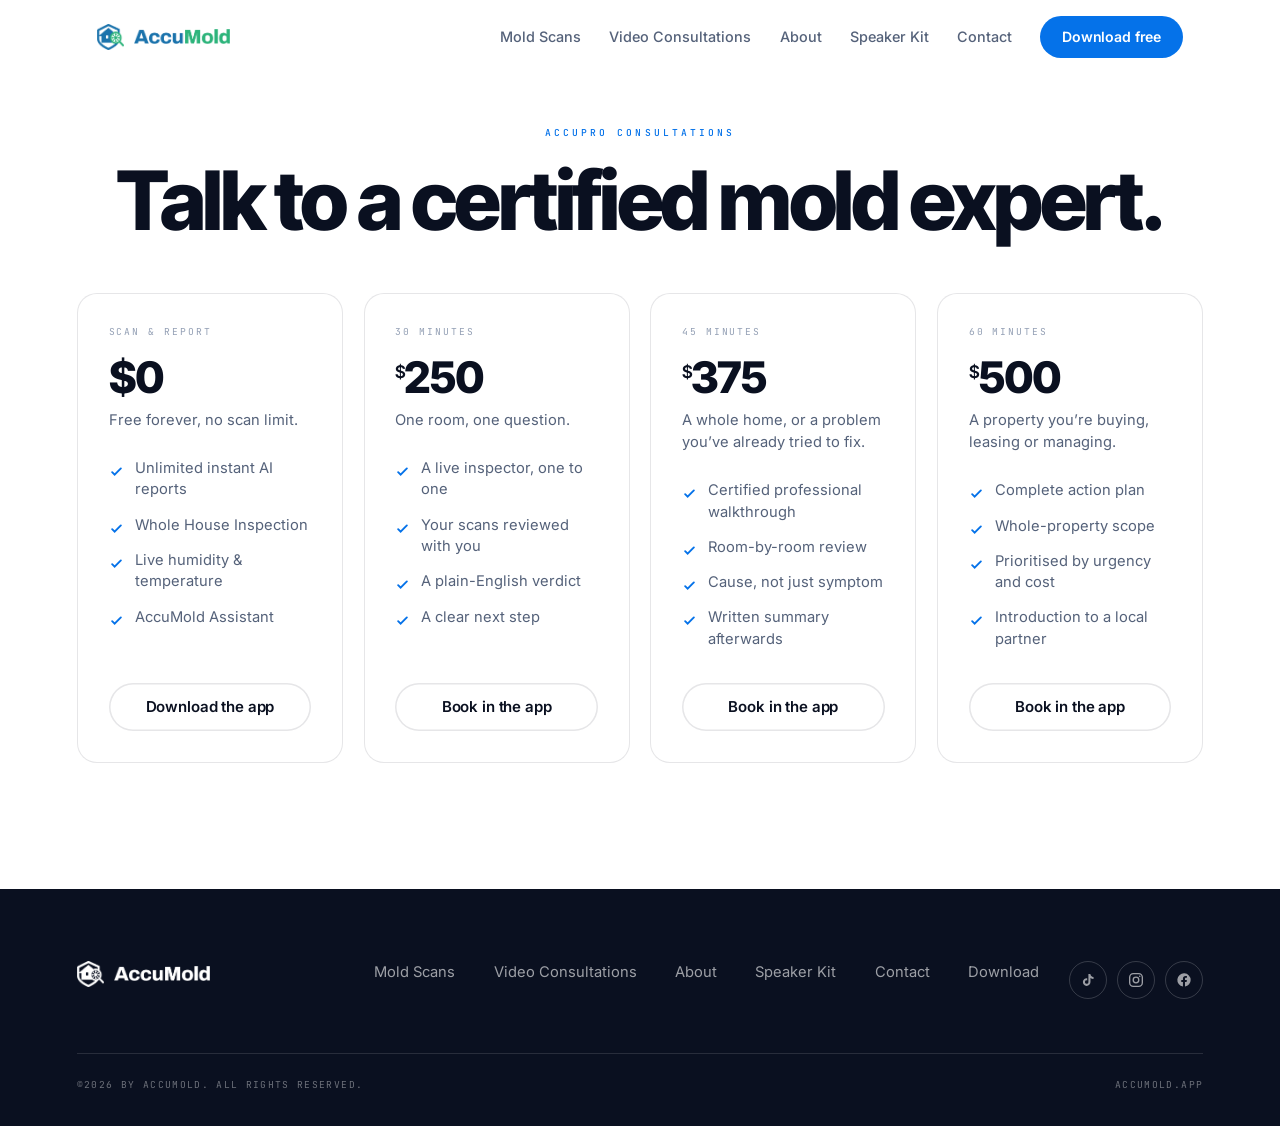
<file: consultations.html>
<!doctype html>
<html lang="en">
<head>
<meta charset="utf-8">
<meta name="viewport" content="width=device-width, initial-scale=1">
<title>Mold Expert Video Consultations, $250 to $500 | AccuMold</title>
<meta name="description" content="Book a live video consultation with a certified mold expert: 30 minutes for $250, 45 for $375, 60 for $500. One flat price, paid up front. Scans stay free.">
<link rel="icon" href="assets/ui/favicon.png">
<meta name="robots" content="index, follow, max-image-preview:large, max-snippet:-1, max-video-preview:-1">
<link rel="canonical" href="https://accumold.app/consultations">
<meta name="theme-color" content="#0572E9">
<meta name="apple-itunes-app" content="app-id=6756345105">
<link rel="apple-touch-icon" href="assets/ui/apple-touch-icon.png">
<meta property="og:type" content="website">
<meta property="og:site_name" content="AccuMold">
<meta property="og:locale" content="en_US">
<meta property="og:url" content="https://accumold.app/consultations">
<meta property="og:title" content="Mold Expert Video Consultations, $250 to $500 | AccuMold">
<meta property="og:description" content="Book a live video consultation with a certified mold expert: 30 minutes for $250, 45 for $375, 60 for $500. One flat price, paid up front. Scans stay free.">
<meta property="og:image" content="https://accumold.app/assets/og/accumold-og.jpg">
<meta property="og:image:width" content="1200">
<meta property="og:image:height" content="630">
<meta property="og:image:alt" content="The AccuMold app on a phone, with App Store and Google Play badges">
<meta name="twitter:card" content="summary_large_image">
<meta name="twitter:title" content="Mold Expert Video Consultations, $250 to $500 | AccuMold">
<meta name="twitter:description" content="Book a live video consultation with a certified mold expert: 30 minutes for $250, 45 for $375, 60 for $500. One flat price, paid up front. Scans stay free.">
<meta name="twitter:image" content="https://accumold.app/assets/og/accumold-og.jpg">
<script type="application/ld+json">
{
 "@context": "https://schema.org",
 "@graph": [
  {
   "@type": "Organization",
   "@id": "https://accumold.app/#organization",
   "name": "AccuMold",
   "url": "https://accumold.app/",
   "logo": {
    "@type": "ImageObject",
    "url": "https://accumold.app/assets/press/accumold-logo-full.png",
    "width": 869,
    "height": 582
   },
   "slogan": "Photo in. Report out.",
   "description": "AccuMold makes a free app that turns a phone photo into an instant mold risk report, and offers live video consultations with certified mold experts.",
   "founder": {
    "@id": "https://accumold.app/about#josh-kent"
   },
   "sameAs": [
    "https://www.tiktok.com/@accumold",
    "https://www.instagram.com/accumold/",
    "https://www.facebook.com/people/Accumold/61593454559714/",
    "https://apps.apple.com/us/app/accumold-ai-mold-detector/id6756345105",
    "https://play.google.com/store/apps/details?id=com.accumold.ai"
   ]
  },
  {
   "@type": "WebSite",
   "@id": "https://accumold.app/#website",
   "url": "https://accumold.app/",
   "name": "AccuMold",
   "publisher": {
    "@id": "https://accumold.app/#organization"
   },
   "inLanguage": "en-US"
  },
  {
   "@type": "WebPage",
   "@id": "https://accumold.app/consultations#webpage",
   "url": "https://accumold.app/consultations",
   "name": "Mold Expert Video Consultations, $250 to $500 | AccuMold",
   "description": "Book a live video consultation with a certified mold expert: 30 minutes for $250, 45 for $375, 60 for $500. One flat price, paid up front. Scans stay free.",
   "isPartOf": {
    "@id": "https://accumold.app/#website"
   },
   "inLanguage": "en-US",
   "primaryImageOfPage": {
    "@type": "ImageObject",
    "url": "https://accumold.app/assets/og/accumold-og.jpg"
   },
   "mainEntity": {
    "@id": "https://accumold.app/consultations#service"
   }
  },
  {
   "@type": "Service",
   "@id": "https://accumold.app/consultations#service",
   "name": "AccuPro Consultation",
   "serviceType": "Mold consultation",
   "description": "A live video consultation with a certified mold expert who reviews your scans and gives you a clear next step.",
   "provider": {
    "@id": "https://accumold.app/#organization"
   },
   "availableChannel": {
    "@type": "ServiceChannel",
    "name": "Live video in the AccuMold app",
    "serviceUrl": "https://accumold.app/consultations"
   },
   "offers": [
    {
     "@type": "Offer",
     "name": "30-minute consultation",
     "price": "250",
     "priceCurrency": "USD",
     "description": "One room, one question."
    },
    {
     "@type": "Offer",
     "name": "45-minute consultation",
     "price": "375",
     "priceCurrency": "USD",
     "description": "A whole home, or a problem you have already tried to fix."
    },
    {
     "@type": "Offer",
     "name": "60-minute consultation",
     "price": "500",
     "priceCurrency": "USD",
     "description": "A property you are buying, leasing or managing."
    }
   ]
  },
  {
   "@type": "BreadcrumbList",
   "itemListElement": [
    {
     "@type": "ListItem",
     "position": 1,
     "name": "Home",
     "item": "https://accumold.app/"
    },
    {
     "@type": "ListItem",
     "position": 2,
     "name": "Consultations",
     "item": "https://accumold.app/consultations"
    }
   ]
  }
 ]
}
</script>
<link rel="preconnect" href="https://fonts.googleapis.com">
<link rel="preconnect" href="https://fonts.gstatic.com" crossorigin>
<link href="https://fonts.googleapis.com/css2?family=Inter:wght@400;500;600;700;800&family=Inter+Tight:wght@600;700;800&family=JetBrains+Mono:wght@400;500&display=swap" rel="stylesheet">
<link rel="stylesheet" href="css/v2.css?v=135">
<script>
/* Set before the loader can paint, so a repeat page hides it with no flash.
   sessionStorage, not localStorage: once per visit, and a person coming back
   tomorrow gets the loader again. try/catch because storage throws outright
   in some privacy modes. */
try{ if(sessionStorage.getItem('am-seen')) document.documentElement.className += ' seen'; }catch(e){}
</script>
<style>
/* Loader. Timed entirely in CSS — if the JS never runs, or throws, the page
   still uncovers itself on schedule. */
html.seen #load{ display:none }
#load{
  position:fixed; inset:0; z-index:9999; background:#fff;
  display:flex; flex-direction:column; align-items:center; justify-content:center; gap:24px;
  animation:ldOut .5s cubic-bezier(.16,1,.3,1) 1.85s forwards;
}
#load .ld-lens{ position:relative; width:104px; height:104px; display:grid; place-items:center; }
#load .ld-lens b{ position:absolute; width:17px; height:17px; border:2px solid #0572E9; }
#load .ld-lens b:nth-child(1){ top:0; left:0; border-right:0; border-bottom:0 }
#load .ld-lens b:nth-child(2){ top:0; right:0; border-left:0; border-bottom:0 }
#load .ld-lens b:nth-child(3){ bottom:0; right:0; border-left:0; border-top:0 }
#load .ld-lens b:nth-child(4){ bottom:0; left:0; border-right:0; border-top:0 }
#load .ld-sweep{
  position:absolute; left:9%; right:9%; top:0; height:1.5px;
  background:linear-gradient(90deg,transparent,#0572E9,transparent);
  z-index:2; animation:ldSweep 1.15s ease-in-out infinite;
}
#load img{ width:42px; height:auto; }
#load .ld-bar{ width:132px; height:2px; border-radius:2px; background:rgba(5,114,233,.16); overflow:hidden; }
#load .ld-bar i{ display:block; height:100%; width:0; background:#0572E9; animation:ldFill 1.85s cubic-bezier(.45,0,.15,1) forwards; }
@keyframes ldSweep{ 0%,100%{ top:4%; opacity:0 } 14%,86%{ opacity:1 } 50%{ top:calc(96% - 1.5px) } }
@keyframes ldFill{ to{ width:100% } }
@keyframes ldOut{ to{ opacity:0; visibility:hidden; pointer-events:none } }
@media(prefers-reduced-motion:reduce){
  #load{ animation-delay:.2s }
  #load .ld-sweep{ animation:none; top:50%; opacity:.5 }
  #load .ld-bar i{ animation-duration:.2s }
}
</style>
</head>
<body>

<div id="load" aria-hidden="true">
  <div class="ld-lens">
    <b></b><b></b><b></b><b></b>
    <i class="ld-sweep"></i>
    <img src="assets/ui/logo-mark.png" alt="">
  </div>
  <div class="ld-bar"><i></i></div>
</div>

<script>
/* The CSS animation does the fade, but animations are paused in a hidden tab.
   A timer still fires there, so this guarantees the loader is gone either way.
   Inline and immediate, so it does not wait on v2.js. */
try{ sessionStorage.setItem('am-seen','1'); }catch(e){}
setTimeout(function(){ var l = document.getElementById('load'); if (l) l.remove(); }, 2400);
</script>

<header class="nav" data-on="white">
  <div class="nav-in">
    <a class="brand" href="./" aria-label="AccuMold">
      <img src="assets/ui/logo-mark.png" alt="">
      <img class="word" src="assets/ui/logo-word.png" alt="AccuMold">
    </a>
    <button class="burger" aria-expanded="false" aria-label="Menu"><i></i><i></i><i></i></button>
    <nav class="links">
      <a href="./#how">Mold Scans</a>
      <!-- Reporting: hidden 9.16.26 on Josh's instruction until the page exists. Restore this link when it does. -->
      <a href="consultations">Video Consultations</a>
      <a href="about">About</a>
      <a href="speaker-kit">Speaker Kit</a>
      <a href="contact">Contact</a>
      <a class="b" href="./#get">Download free</a>
    </nav>
  </div>
</header>

<section class="panel panel-auto panel-flow">
  <div class="inner">
    <div class="mid" data-r style="margin-bottom:clamp(40px,6vh,70px)">
      <p class="kicker">AccuPro Consultations</p>
      <h1 class="d2">Talk to a certified mold expert.</h1>
    </div>

    <div class="plans-stage" data-hscroll>
      <div class="plans-stick">
        <div class="plans">
      <div class="plan" data-r data-d="1">
        <div class="lb">Scan &amp; report</div>
        <div class="amt">$0</div>
        <p class="blurb">Free forever, no scan limit.</p>
        <ul><li><svg width="15" height="15" viewBox="0 0 24 24" fill="none" stroke="currentColor" stroke-width="3" stroke-linecap="round" style="flex:none;margin-top:6px"><path d="m5 13 4 4L19 7"/></svg><span>Unlimited instant AI reports</span></li><li><svg width="15" height="15" viewBox="0 0 24 24" fill="none" stroke="currentColor" stroke-width="3" stroke-linecap="round" style="flex:none;margin-top:6px"><path d="m5 13 4 4L19 7"/></svg><span>Whole House Inspection</span></li><li><svg width="15" height="15" viewBox="0 0 24 24" fill="none" stroke="currentColor" stroke-width="3" stroke-linecap="round" style="flex:none;margin-top:6px"><path d="m5 13 4 4L19 7"/></svg><span>Live humidity &amp; temperature</span></li><li><svg width="15" height="15" viewBox="0 0 24 24" fill="none" stroke="currentColor" stroke-width="3" stroke-linecap="round" style="flex:none;margin-top:6px"><path d="m5 13 4 4L19 7"/></svg><span>AccuMold Assistant</span></li></ul>
        <a class="b b-ghost" href="./#get">Download the app</a>
      </div>
      <div class="plan" data-r data-d="1">
        <div class="lb">30 minutes</div>
        <div class="amt"><sup>$</sup>250</div>
        <p class="blurb">One room, one question.</p>
        <ul><li><svg width="15" height="15" viewBox="0 0 24 24" fill="none" stroke="currentColor" stroke-width="3" stroke-linecap="round" style="flex:none;margin-top:6px"><path d="m5 13 4 4L19 7"/></svg><span>A live inspector, one to one</span></li><li><svg width="15" height="15" viewBox="0 0 24 24" fill="none" stroke="currentColor" stroke-width="3" stroke-linecap="round" style="flex:none;margin-top:6px"><path d="m5 13 4 4L19 7"/></svg><span>Your scans reviewed with you</span></li><li><svg width="15" height="15" viewBox="0 0 24 24" fill="none" stroke="currentColor" stroke-width="3" stroke-linecap="round" style="flex:none;margin-top:6px"><path d="m5 13 4 4L19 7"/></svg><span>A plain-English verdict</span></li><li><svg width="15" height="15" viewBox="0 0 24 24" fill="none" stroke="currentColor" stroke-width="3" stroke-linecap="round" style="flex:none;margin-top:6px"><path d="m5 13 4 4L19 7"/></svg><span>A clear next step</span></li></ul>
        <a class="b b-ghost" href="./#get">Book in the app</a>
      </div>
      <div class="plan" data-r data-d="1">
        <div class="lb">45 minutes</div>
        <div class="amt"><sup>$</sup>375</div>
        <p class="blurb">A whole home, or a problem you&rsquo;ve already tried to fix.</p>
        <ul><li><svg width="15" height="15" viewBox="0 0 24 24" fill="none" stroke="currentColor" stroke-width="3" stroke-linecap="round" style="flex:none;margin-top:6px"><path d="m5 13 4 4L19 7"/></svg><span>Certified professional walkthrough</span></li><li><svg width="15" height="15" viewBox="0 0 24 24" fill="none" stroke="currentColor" stroke-width="3" stroke-linecap="round" style="flex:none;margin-top:6px"><path d="m5 13 4 4L19 7"/></svg><span>Room-by-room review</span></li><li><svg width="15" height="15" viewBox="0 0 24 24" fill="none" stroke="currentColor" stroke-width="3" stroke-linecap="round" style="flex:none;margin-top:6px"><path d="m5 13 4 4L19 7"/></svg><span>Cause, not just symptom</span></li><li><svg width="15" height="15" viewBox="0 0 24 24" fill="none" stroke="currentColor" stroke-width="3" stroke-linecap="round" style="flex:none;margin-top:6px"><path d="m5 13 4 4L19 7"/></svg><span>Written summary afterwards</span></li></ul>
        <a class="b b-ghost" href="./#get">Book in the app</a>
      </div>
      <div class="plan" data-r data-d="1">
        <div class="lb">60 minutes</div>
        <div class="amt"><sup>$</sup>500</div>
        <p class="blurb">A property you&rsquo;re buying, leasing or managing.</p>
        <ul><li><svg width="15" height="15" viewBox="0 0 24 24" fill="none" stroke="currentColor" stroke-width="3" stroke-linecap="round" style="flex:none;margin-top:6px"><path d="m5 13 4 4L19 7"/></svg><span>Complete action plan</span></li><li><svg width="15" height="15" viewBox="0 0 24 24" fill="none" stroke="currentColor" stroke-width="3" stroke-linecap="round" style="flex:none;margin-top:6px"><path d="m5 13 4 4L19 7"/></svg><span>Whole-property scope</span></li><li><svg width="15" height="15" viewBox="0 0 24 24" fill="none" stroke="currentColor" stroke-width="3" stroke-linecap="round" style="flex:none;margin-top:6px"><path d="m5 13 4 4L19 7"/></svg><span>Prioritised by urgency and cost</span></li><li><svg width="15" height="15" viewBox="0 0 24 24" fill="none" stroke="currentColor" stroke-width="3" stroke-linecap="round" style="flex:none;margin-top:6px"><path d="m5 13 4 4L19 7"/></svg><span>Introduction to a local partner</span></li></ul>
        <a class="b b-ghost" href="./#get">Book in the app</a>
      </div>
        </div>
      </div>
    </div>
    <p class="plans-hint num"><i class="ph-rail"><i></i></i>Keep scrolling</p>
  </div>
</section>


<footer class="foot">
  <div class="foot-in">
    <div class="foot-top">
      <a class="brand" href="./">
        <img src="assets/ui/logo-mark.png" alt="" style="filter:brightness(0) invert(1)">
        <img class="word" src="assets/ui/logo-word.png" alt="AccuMold" style="filter:brightness(0) invert(1)">
      </a>
      <nav class="foot-nav">
        <a href="./#how">Mold Scans</a>
        <!-- Reporting: hidden 9.16.26 on Josh's instruction until the page exists. Restore this link when it does. -->
        <a href="consultations">Video Consultations</a>
        <a href="about">About</a>
        <a href="speaker-kit">Speaker Kit</a>
        <a href="contact">Contact</a>
        <a href="./#get">Download</a>
      </nav>
      <div class="socials">
        <a href="https://www.tiktok.com/@accumold" target="_blank" rel="noopener" aria-label="TikTok"><svg viewBox="0 0 24 24" fill="currentColor"><path d="M16.6 5.8a4.9 4.9 0 0 1-1-2.8h-3v12.2a2.6 2.6 0 1 1-1.8-2.5V9.5a5.7 5.7 0 1 0 4.9 5.6V9.1a8 8 0 0 0 4.6 1.5v-3a4.8 4.8 0 0 1-3.7-1.8Z"/></svg></a>
        <a href="https://www.instagram.com/accumold/" target="_blank" rel="noopener" aria-label="Instagram"><svg viewBox="0 0 24 24" fill="none" stroke="currentColor" stroke-width="2"><rect x="2.5" y="2.5" width="19" height="19" rx="5.5"/><circle cx="12" cy="12" r="4.2"/><circle cx="17.6" cy="6.4" r="1.2" fill="currentColor" stroke="none"/></svg></a>
        <a href="https://www.facebook.com/people/Accumold/61593454559714/" target="_blank" rel="noopener" aria-label="Facebook"><svg viewBox="0 0 24 24" fill="currentColor"><path d="M22 12a10 10 0 1 0-11.6 9.9v-7H7.9V12h2.5V9.8c0-2.5 1.5-3.9 3.8-3.9 1.1 0 2.2.2 2.2.2v2.5h-1.3c-1.2 0-1.6.8-1.6 1.6V12h2.8l-.4 2.9h-2.4v7A10 10 0 0 0 22 12Z"/></svg></a>
      </div>
    </div>
    <div class="foot-base">
      <span>&copy;2026 by AccuMold. All rights reserved.</span>
      <span>accumold.app</span>
    </div>
  </div>
</footer>

<script src="js/v2.js?v=135"></script>
</body>
</html>
</file>
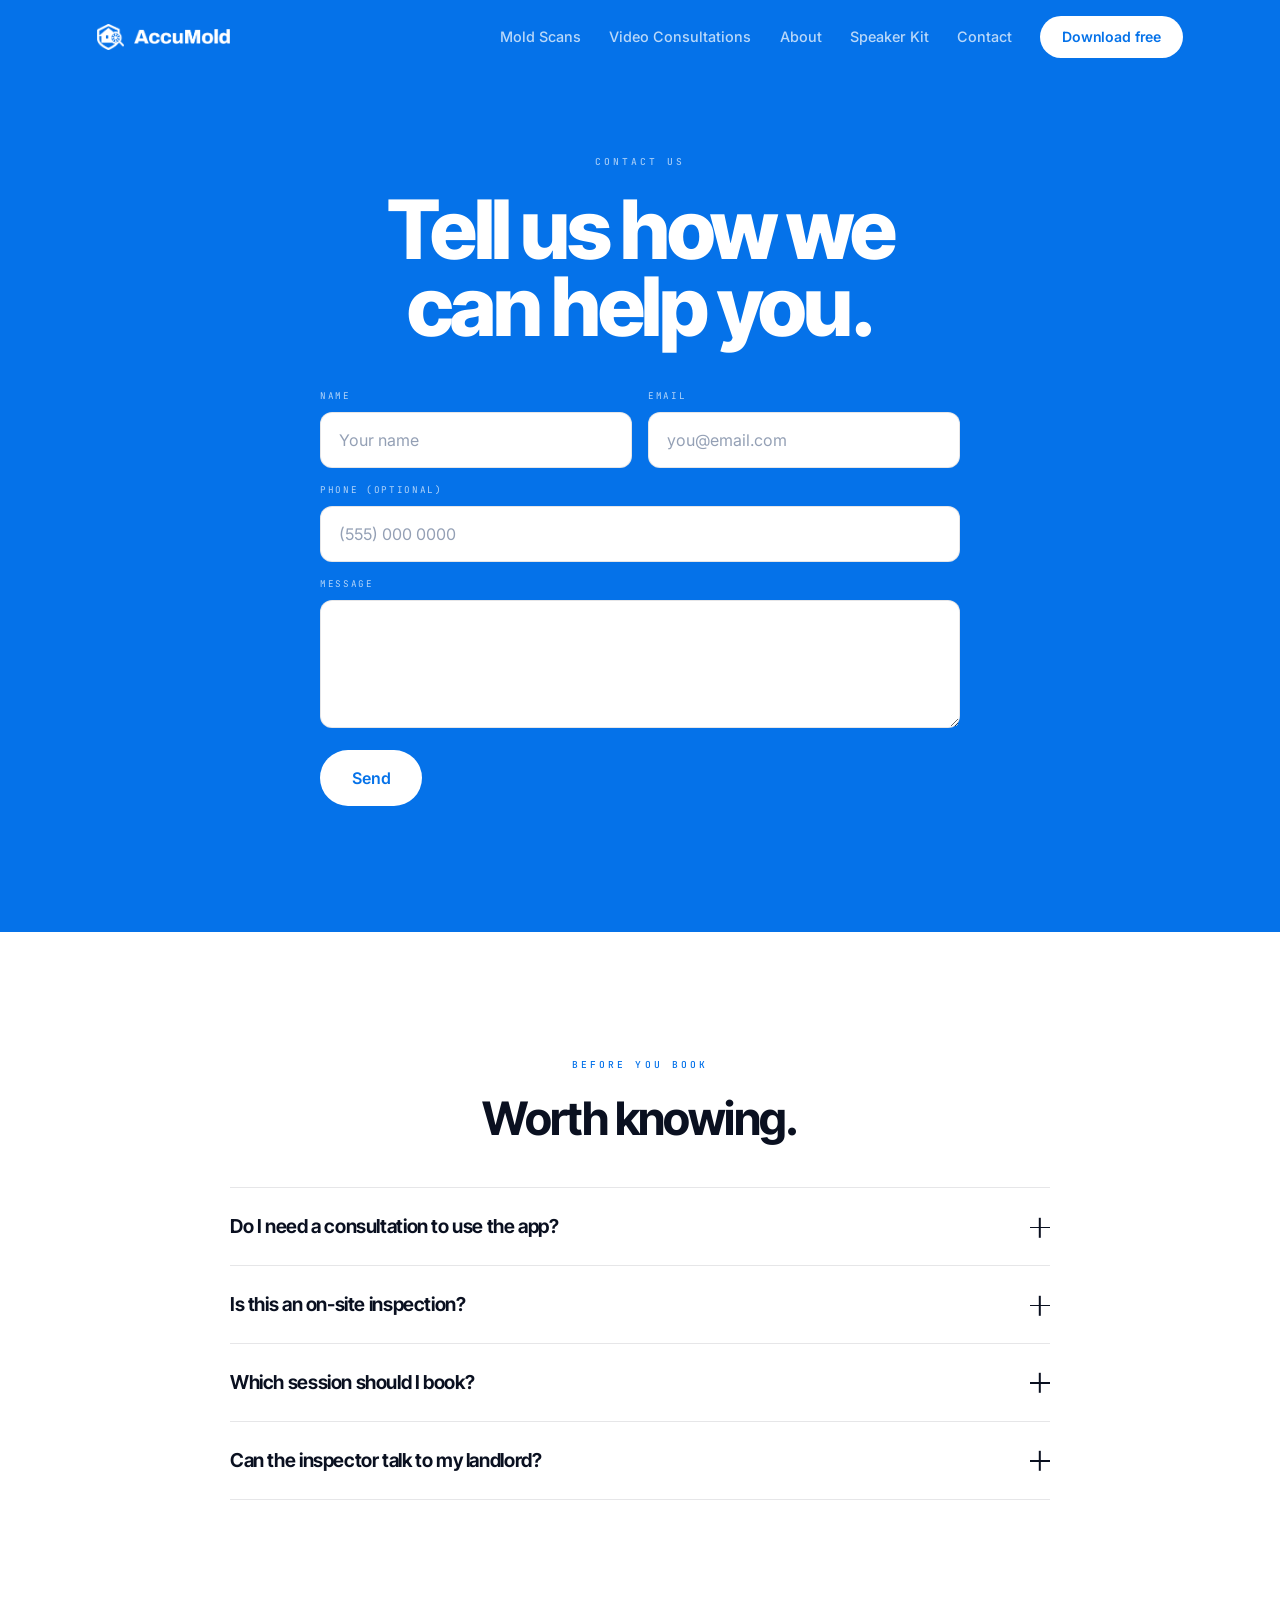
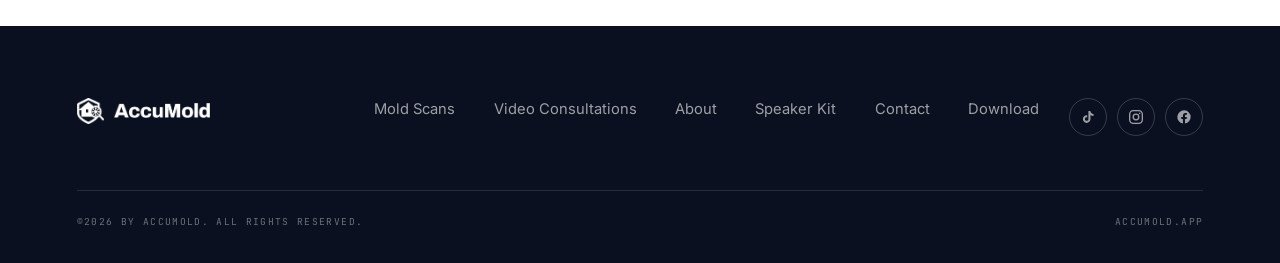
<file: contact.html>
<!doctype html>
<html lang="en">
<head>
<meta charset="utf-8">
<meta name="viewport" content="width=device-width, initial-scale=1">
<title>Contact AccuMold | Mold App and Consultation Questions</title>
<meta name="description" content="Contact AccuMold about the free mold detector app or a live video consultation with a certified mold expert, plus answers to the questions we're asked most.">
<link rel="icon" href="assets/ui/favicon.png">
<meta name="robots" content="index, follow, max-image-preview:large, max-snippet:-1, max-video-preview:-1">
<link rel="canonical" href="https://accumold.app/contact">
<meta name="theme-color" content="#0572E9">
<meta name="apple-itunes-app" content="app-id=6756345105">
<link rel="apple-touch-icon" href="assets/ui/apple-touch-icon.png">
<meta property="og:type" content="website">
<meta property="og:site_name" content="AccuMold">
<meta property="og:locale" content="en_US">
<meta property="og:url" content="https://accumold.app/contact">
<meta property="og:title" content="Contact AccuMold | Mold App and Consultation Questions">
<meta property="og:description" content="Contact AccuMold about the free mold detector app or a live video consultation with a certified mold expert, plus answers to the questions we're asked most.">
<meta property="og:image" content="https://accumold.app/assets/og/accumold-og.jpg">
<meta property="og:image:width" content="1200">
<meta property="og:image:height" content="630">
<meta property="og:image:alt" content="The AccuMold app on a phone, with App Store and Google Play badges">
<meta name="twitter:card" content="summary_large_image">
<meta name="twitter:title" content="Contact AccuMold | Mold App and Consultation Questions">
<meta name="twitter:description" content="Contact AccuMold about the free mold detector app or a live video consultation with a certified mold expert, plus answers to the questions we're asked most.">
<meta name="twitter:image" content="https://accumold.app/assets/og/accumold-og.jpg">
<script type="application/ld+json">
{
 "@context": "https://schema.org",
 "@graph": [
  {
   "@type": "Organization",
   "@id": "https://accumold.app/#organization",
   "name": "AccuMold",
   "url": "https://accumold.app/",
   "logo": {
    "@type": "ImageObject",
    "url": "https://accumold.app/assets/press/accumold-logo-full.png",
    "width": 869,
    "height": 582
   },
   "slogan": "Photo in. Report out.",
   "description": "AccuMold makes a free app that turns a phone photo into an instant mold risk report, and offers live video consultations with certified mold experts.",
   "founder": {
    "@id": "https://accumold.app/about#josh-kent"
   },
   "sameAs": [
    "https://www.tiktok.com/@accumold",
    "https://www.instagram.com/accumold/",
    "https://www.facebook.com/people/Accumold/61593454559714/",
    "https://apps.apple.com/us/app/accumold-ai-mold-detector/id6756345105",
    "https://play.google.com/store/apps/details?id=com.accumold.ai"
   ]
  },
  {
   "@type": "WebSite",
   "@id": "https://accumold.app/#website",
   "url": "https://accumold.app/",
   "name": "AccuMold",
   "publisher": {
    "@id": "https://accumold.app/#organization"
   },
   "inLanguage": "en-US"
  },
  {
   "@type": "ContactPage",
   "@id": "https://accumold.app/contact#webpage",
   "url": "https://accumold.app/contact",
   "name": "Contact AccuMold | Mold App and Consultation Questions",
   "description": "Contact AccuMold about the free mold detector app or a live video consultation with a certified mold expert, plus answers to the questions we're asked most.",
   "isPartOf": {
    "@id": "https://accumold.app/#website"
   },
   "inLanguage": "en-US",
   "primaryImageOfPage": {
    "@type": "ImageObject",
    "url": "https://accumold.app/assets/og/accumold-og.jpg"
   },
   "about": {
    "@id": "https://accumold.app/#organization"
   }
  },
  {
   "@type": "BreadcrumbList",
   "itemListElement": [
    {
     "@type": "ListItem",
     "position": 1,
     "name": "Home",
     "item": "https://accumold.app/"
    },
    {
     "@type": "ListItem",
     "position": 2,
     "name": "Contact",
     "item": "https://accumold.app/contact"
    }
   ]
  }
 ]
}
</script>
<link rel="preconnect" href="https://fonts.googleapis.com">
<link rel="preconnect" href="https://fonts.gstatic.com" crossorigin>
<link href="https://fonts.googleapis.com/css2?family=Inter:wght@400;500;600;700;800&family=Inter+Tight:wght@600;700;800&family=JetBrains+Mono:wght@400;500&display=swap" rel="stylesheet">
<link rel="stylesheet" href="css/v2.css?v=135">
<script>
/* Set before the loader can paint, so a repeat page hides it with no flash.
   sessionStorage, not localStorage: once per visit, and a person coming back
   tomorrow gets the loader again. try/catch because storage throws outright
   in some privacy modes. */
try{ if(sessionStorage.getItem('am-seen')) document.documentElement.className += ' seen'; }catch(e){}
</script>
<style>
/* Loader. Timed entirely in CSS — if the JS never runs, or throws, the page
   still uncovers itself on schedule. */
html.seen #load{ display:none }
#load{
  position:fixed; inset:0; z-index:9999; background:#fff;
  display:flex; flex-direction:column; align-items:center; justify-content:center; gap:24px;
  animation:ldOut .5s cubic-bezier(.16,1,.3,1) 1.85s forwards;
}
#load .ld-lens{ position:relative; width:104px; height:104px; display:grid; place-items:center; }
#load .ld-lens b{ position:absolute; width:17px; height:17px; border:2px solid #0572E9; }
#load .ld-lens b:nth-child(1){ top:0; left:0; border-right:0; border-bottom:0 }
#load .ld-lens b:nth-child(2){ top:0; right:0; border-left:0; border-bottom:0 }
#load .ld-lens b:nth-child(3){ bottom:0; right:0; border-left:0; border-top:0 }
#load .ld-lens b:nth-child(4){ bottom:0; left:0; border-right:0; border-top:0 }
#load .ld-sweep{
  position:absolute; left:9%; right:9%; top:0; height:1.5px;
  background:linear-gradient(90deg,transparent,#0572E9,transparent);
  z-index:2; animation:ldSweep 1.15s ease-in-out infinite;
}
#load img{ width:42px; height:auto; }
#load .ld-bar{ width:132px; height:2px; border-radius:2px; background:rgba(5,114,233,.16); overflow:hidden; }
#load .ld-bar i{ display:block; height:100%; width:0; background:#0572E9; animation:ldFill 1.85s cubic-bezier(.45,0,.15,1) forwards; }
@keyframes ldSweep{ 0%,100%{ top:4%; opacity:0 } 14%,86%{ opacity:1 } 50%{ top:calc(96% - 1.5px) } }
@keyframes ldFill{ to{ width:100% } }
@keyframes ldOut{ to{ opacity:0; visibility:hidden; pointer-events:none } }
@media(prefers-reduced-motion:reduce){
  #load{ animation-delay:.2s }
  #load .ld-sweep{ animation:none; top:50%; opacity:.5 }
  #load .ld-bar i{ animation-duration:.2s }
}
</style>
</head>
<body>

<div id="load" aria-hidden="true">
  <div class="ld-lens">
    <b></b><b></b><b></b><b></b>
    <i class="ld-sweep"></i>
    <img src="assets/ui/logo-mark.png" alt="">
  </div>
  <div class="ld-bar"><i></i></div>
</div>

<script>
/* The CSS animation does the fade, but animations are paused in a hidden tab.
   A timer still fires there, so this guarantees the loader is gone either way.
   Inline and immediate, so it does not wait on v2.js. */
try{ sessionStorage.setItem('am-seen','1'); }catch(e){}
setTimeout(function(){ var l = document.getElementById('load'); if (l) l.remove(); }, 2400);
</script>


<header class="nav" data-on="white">
  <div class="nav-in">
    <a class="brand" href="./" aria-label="AccuMold">
      <img src="assets/ui/logo-mark.png" alt="">
      <img class="word" src="assets/ui/logo-word.png" alt="AccuMold">
    </a>
    <button class="burger" aria-expanded="false" aria-label="Menu"><i></i><i></i><i></i></button>
    <nav class="links">
      <a href="./#how">Mold Scans</a>
      <!-- Reporting: hidden 9.16.26 on Josh's instruction until the page exists. Restore this link when it does. -->
      <a href="consultations">Video Consultations</a>
      <a href="about">About</a>
      <a href="speaker-kit">Speaker Kit</a>
      <a href="contact">Contact</a>
      <a class="b" href="./#get">Download free</a>
    </nav>
  </div>
</header>

<section class="panel blue panel-auto panel-flow" id="contact" style="padding-top:calc(var(--nav-h) + clamp(50px,9vh,110px))">
  <div class="inner" style="max-width:640px">
    <div class="mid" data-r style="margin-bottom:clamp(32px,5vh,52px)">
      <p class="kicker">Contact us</p>
      <h1 class="d2">Tell us how we can help you.</h1>
    </div>
    <form class="form" data-capture data-r data-d="1"
          data-email="joshkent@accumold.app">
      <div class="f-row">
        <label>Name<input type="text" name="name" required placeholder="Your name"></label>
        <label>Email<input type="email" name="email" required placeholder="you@email.com"></label>
      </div>
      <label>Phone (optional)<input type="tel" name="phone" placeholder="(555) 000 0000"></label>
      <label>Message<textarea name="detail" rows="4"></textarea></label>

      <button class="b" type="submit">Send</button>
    </form>
  </div>
</section>

<section class="panel panel-auto">
  <div class="inner" style="max-width:820px">
    <div class="mid" data-r style="margin-bottom:clamp(30px,5vh,50px)">
      <p class="kicker">Before you book</p>
      <h2 class="d3">Worth knowing.</h2>
    </div>
    <div class="acc" data-r data-d="1">
      <div class="acc-item"><button class="acc-btn" aria-expanded="false">Do I need a consultation to use the app?<i></i></button><div class="acc-panel"><p>No. Scanning, reporting and the whole-house inspection are free and unlimited, forever.</p></div></div>
      <div class="acc-item"><button class="acc-btn" aria-expanded="false">Is this an on-site inspection?<i></i></button><div class="acc-panel"><p>The consultation is live video with a certified inspector. If someone needs to be physically in the building, that&rsquo;s the outcome of the consultation. Your inspector introduces you to a trusted local partner.</p></div></div>
      <div class="acc-item"><button class="acc-btn" aria-expanded="false">Which session should I book?<i></i></button><div class="acc-panel"><p>One room and one question: 30 minutes. A whole home, or something you&rsquo;ve already tried to fix: 45. A property you&rsquo;re buying, leasing, or managing: 60.</p></div></div>
      <div class="acc-item"><button class="acc-btn" aria-expanded="false">Can the inspector talk to my landlord?<i></i></button><div class="acc-panel"><p>They can give you a written summary you&rsquo;re free to pass on. Its value is that it comes from a certified mold professional rather than from you, which is usually the part that changes the conversation.</p></div></div>
    </div>
  </div>
</section>

<footer class="foot">
  <div class="foot-in">
    <div class="foot-top">
      <a class="brand" href="./">
        <img src="assets/ui/logo-mark.png" alt="" style="filter:brightness(0) invert(1)">
        <img class="word" src="assets/ui/logo-word.png" alt="AccuMold" style="filter:brightness(0) invert(1)">
      </a>
      <nav class="foot-nav">
        <a href="./#how">Mold Scans</a>
        <!-- Reporting: hidden 9.16.26 on Josh's instruction until the page exists. Restore this link when it does. -->
        <a href="consultations">Video Consultations</a>
        <a href="about">About</a>
        <a href="speaker-kit">Speaker Kit</a>
        <a href="contact">Contact</a>
        <a href="./#get">Download</a>
      </nav>
      <div class="socials">
        <a href="https://www.tiktok.com/@accumold" target="_blank" rel="noopener" aria-label="TikTok"><svg viewBox="0 0 24 24" fill="currentColor"><path d="M16.6 5.8a4.9 4.9 0 0 1-1-2.8h-3v12.2a2.6 2.6 0 1 1-1.8-2.5V9.5a5.7 5.7 0 1 0 4.9 5.6V9.1a8 8 0 0 0 4.6 1.5v-3a4.8 4.8 0 0 1-3.7-1.8Z"/></svg></a>
        <a href="https://www.instagram.com/accumold/" target="_blank" rel="noopener" aria-label="Instagram"><svg viewBox="0 0 24 24" fill="none" stroke="currentColor" stroke-width="2"><rect x="2.5" y="2.5" width="19" height="19" rx="5.5"/><circle cx="12" cy="12" r="4.2"/><circle cx="17.6" cy="6.4" r="1.2" fill="currentColor" stroke="none"/></svg></a>
        <a href="https://www.facebook.com/people/Accumold/61593454559714/" target="_blank" rel="noopener" aria-label="Facebook"><svg viewBox="0 0 24 24" fill="currentColor"><path d="M22 12a10 10 0 1 0-11.6 9.9v-7H7.9V12h2.5V9.8c0-2.5 1.5-3.9 3.8-3.9 1.1 0 2.2.2 2.2.2v2.5h-1.3c-1.2 0-1.6.8-1.6 1.6V12h2.8l-.4 2.9h-2.4v7A10 10 0 0 0 22 12Z"/></svg></a>
      </div>
    </div>
    <div class="foot-base">
      <span>&copy;2026 by AccuMold. All rights reserved.</span>
      <span>accumold.app</span>
    </div>
  </div>
</footer>

<script src="js/v2.js?v=135"></script>
</body>
</html>
</file>
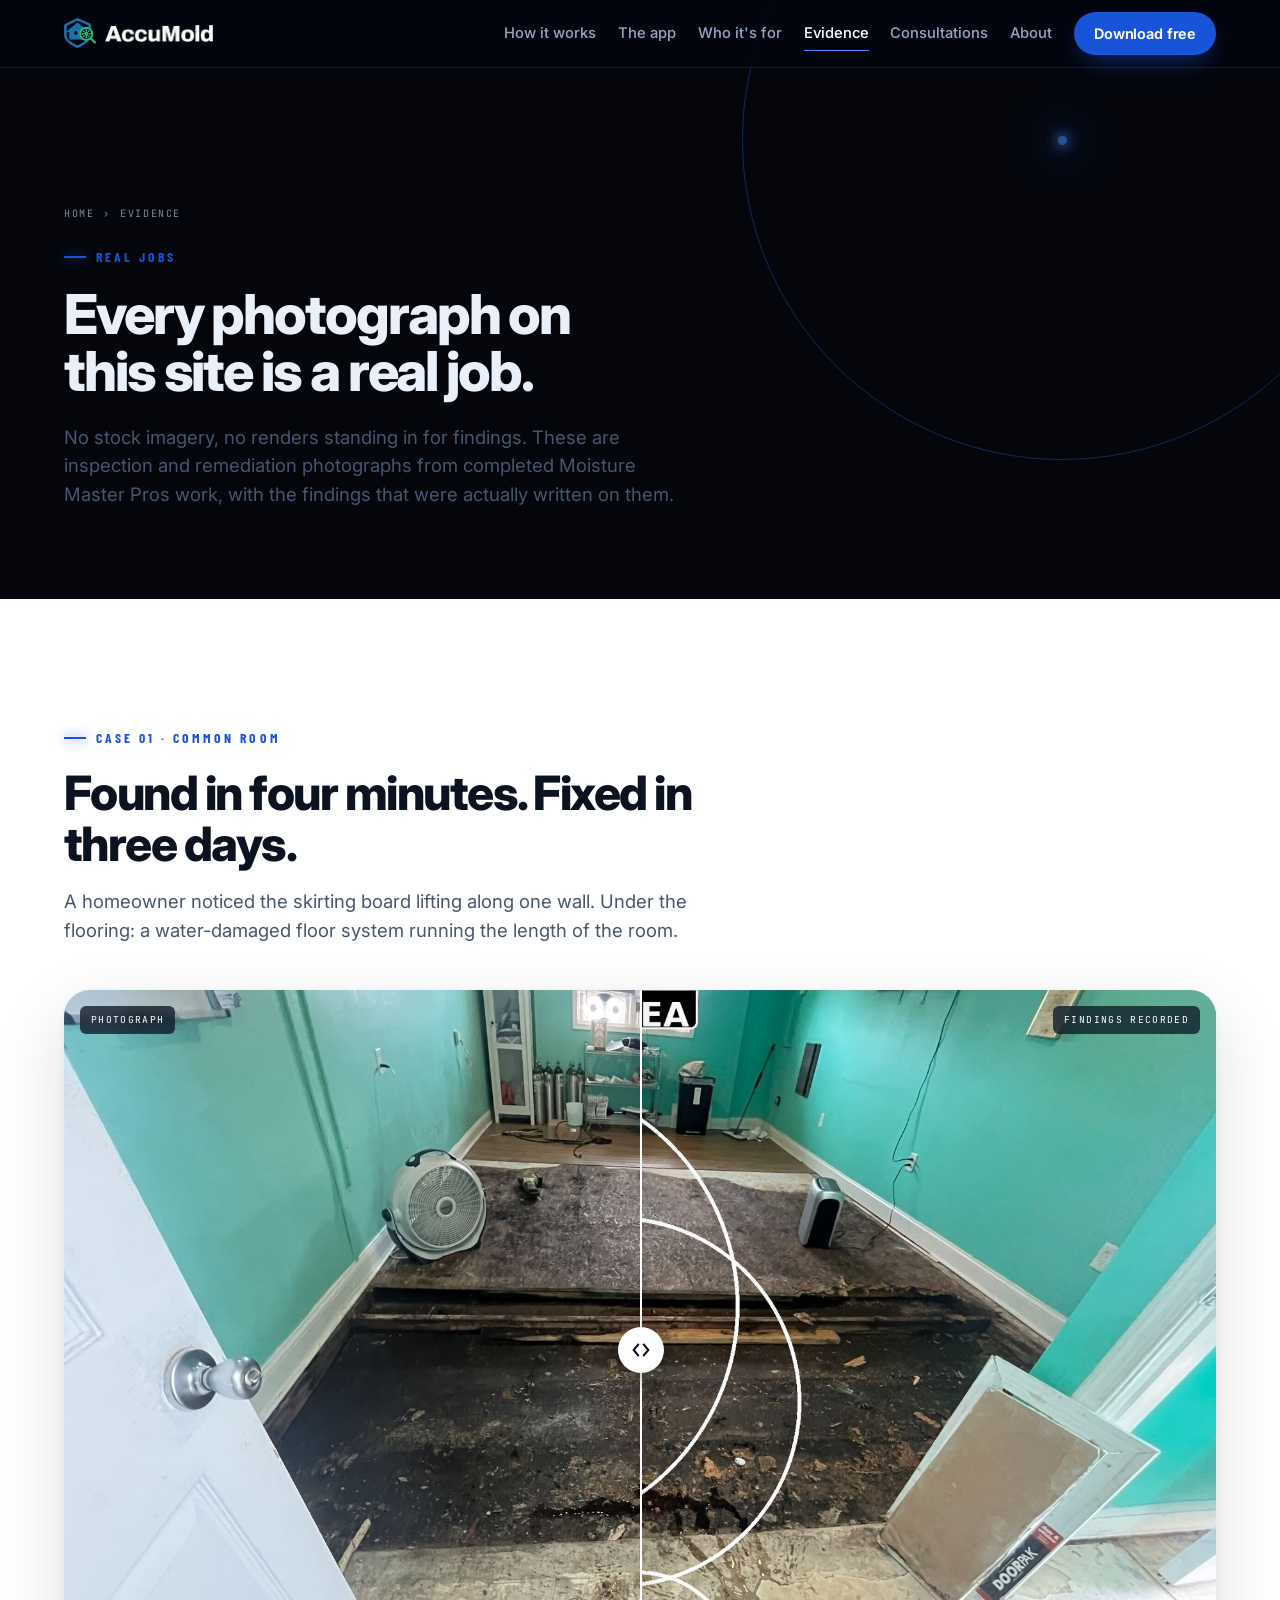
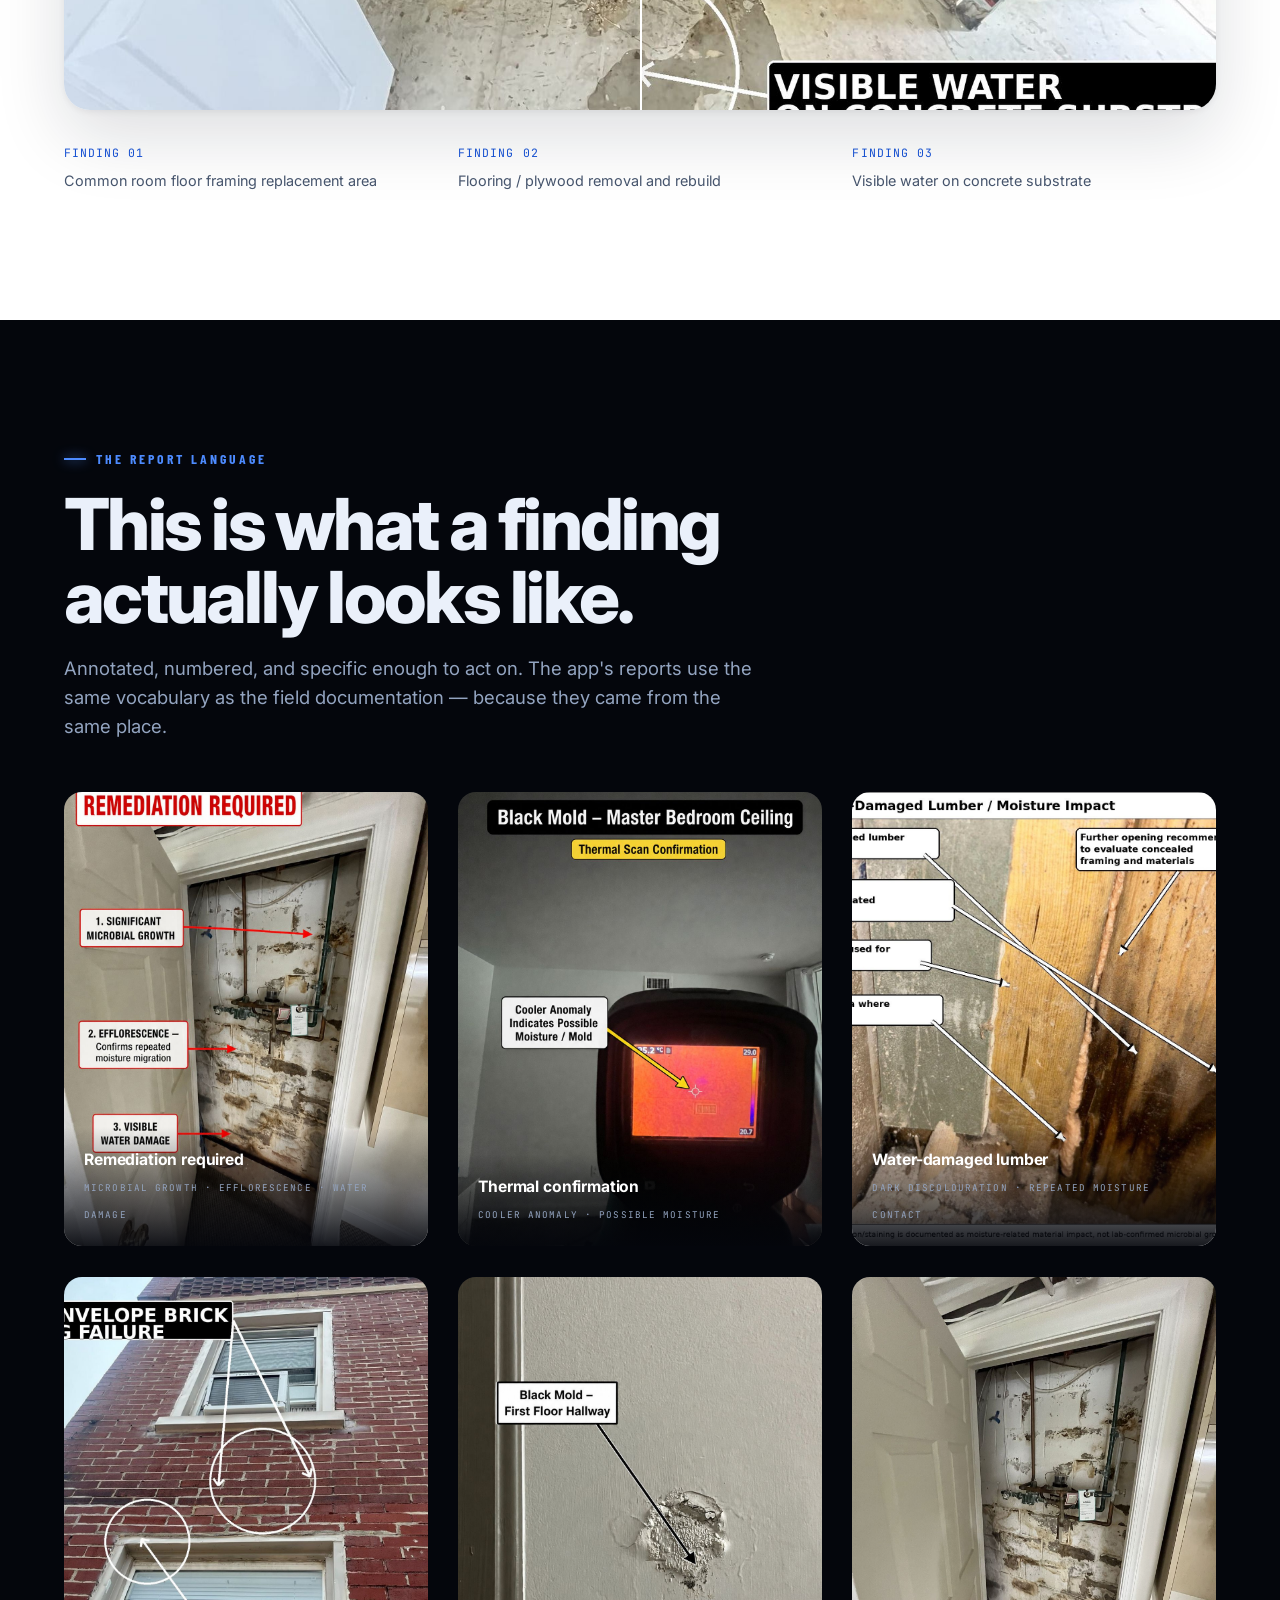
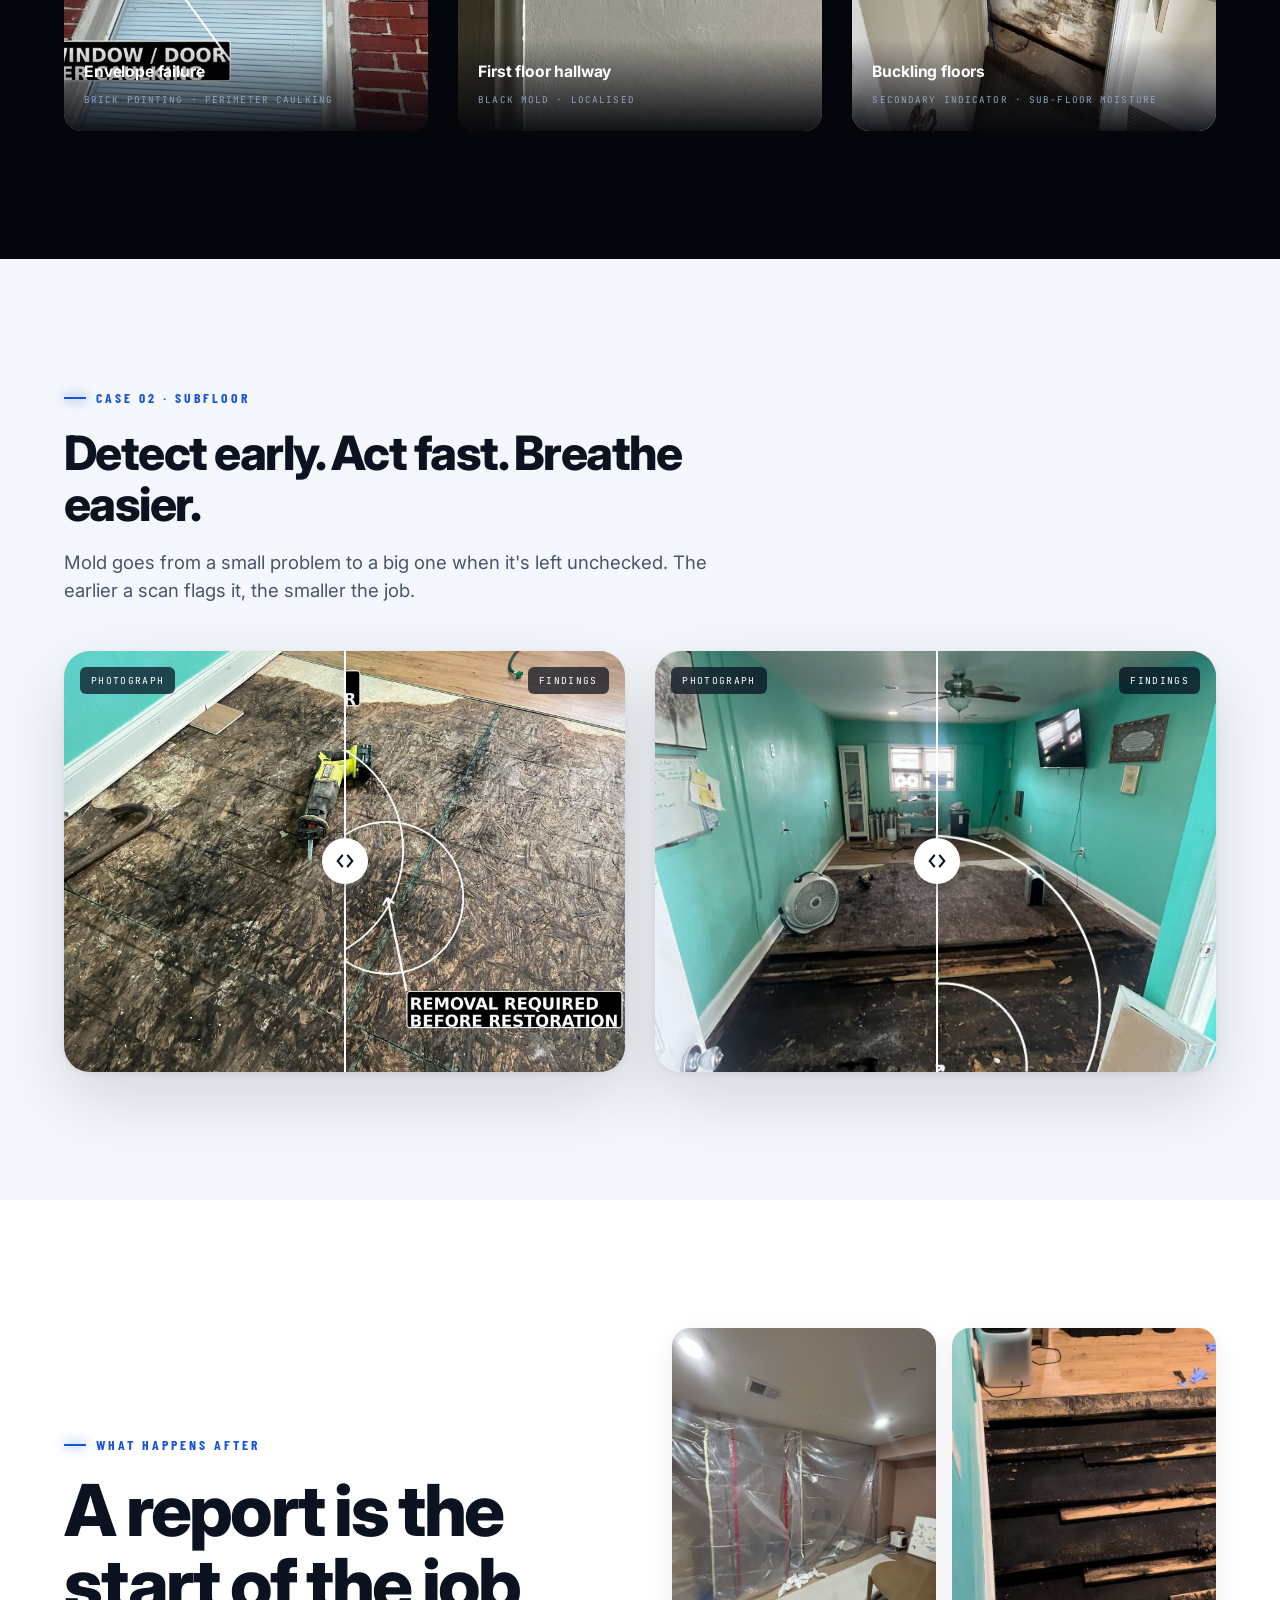
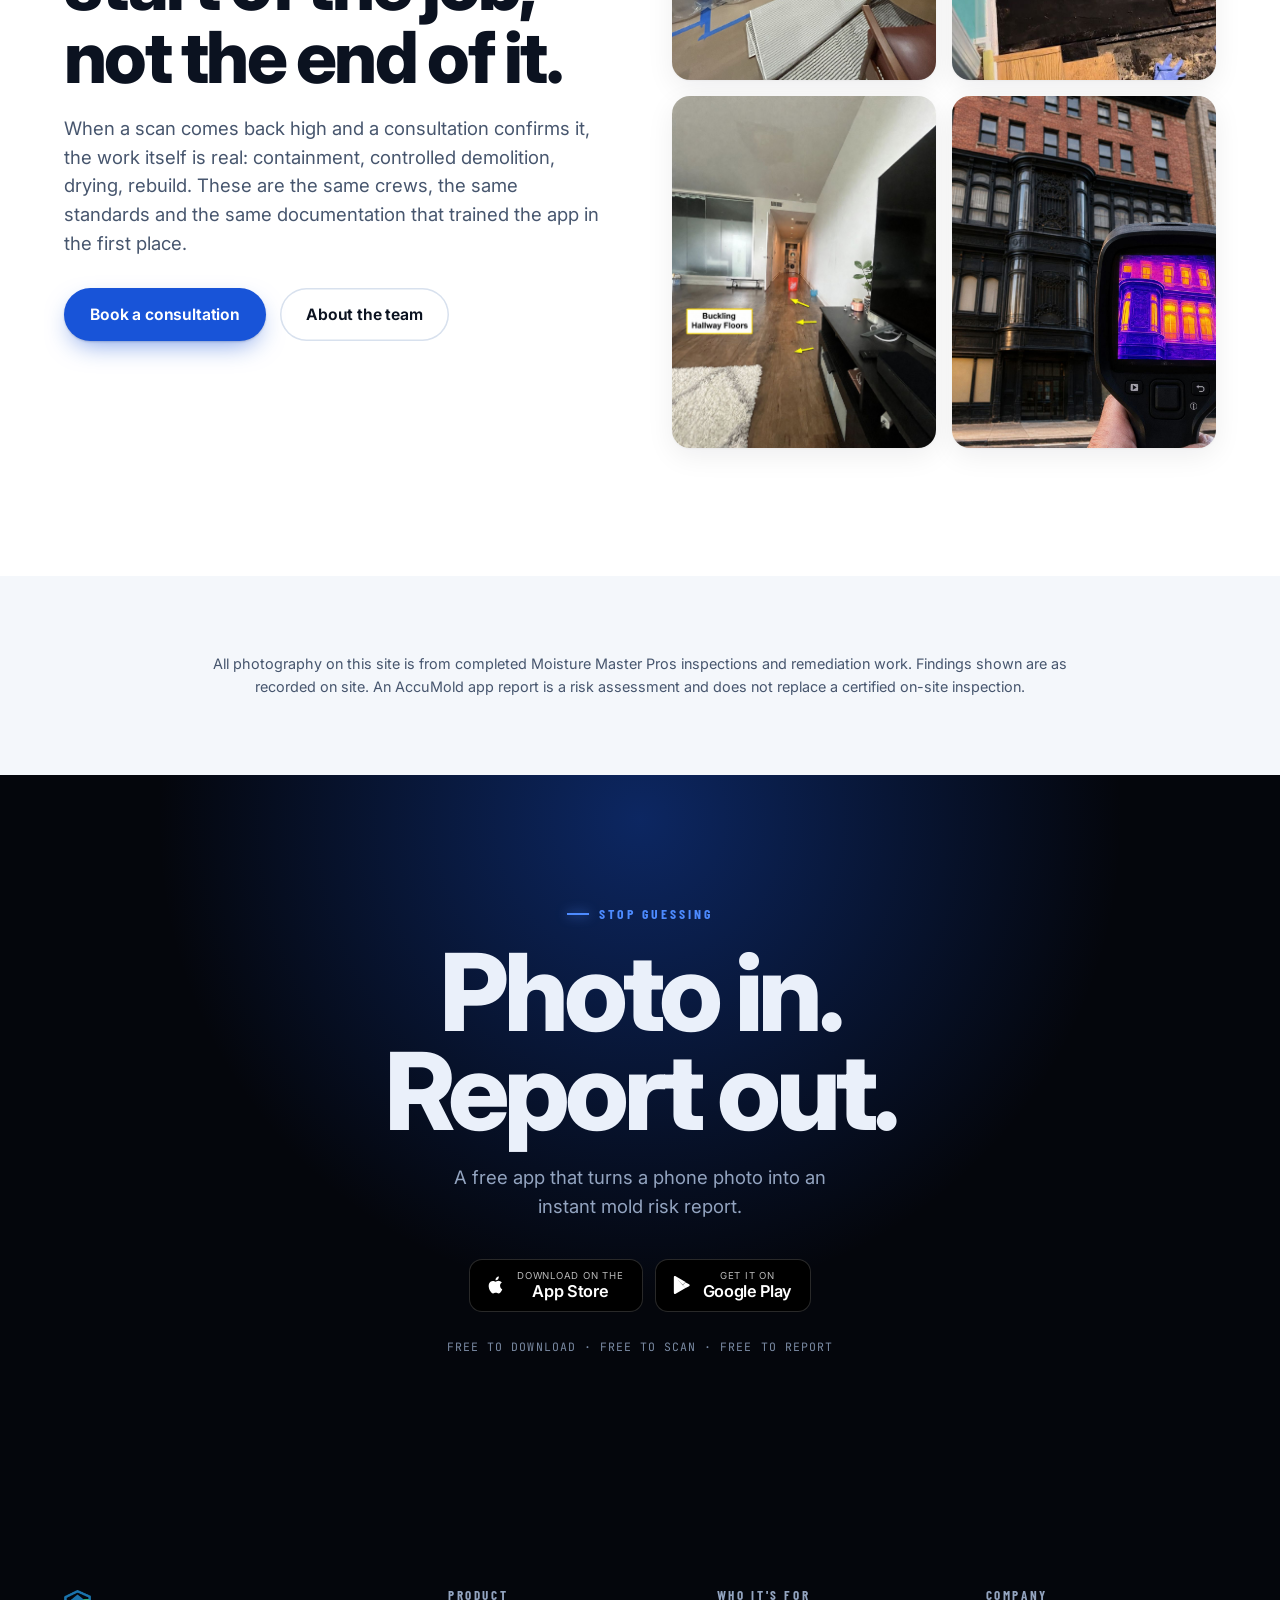
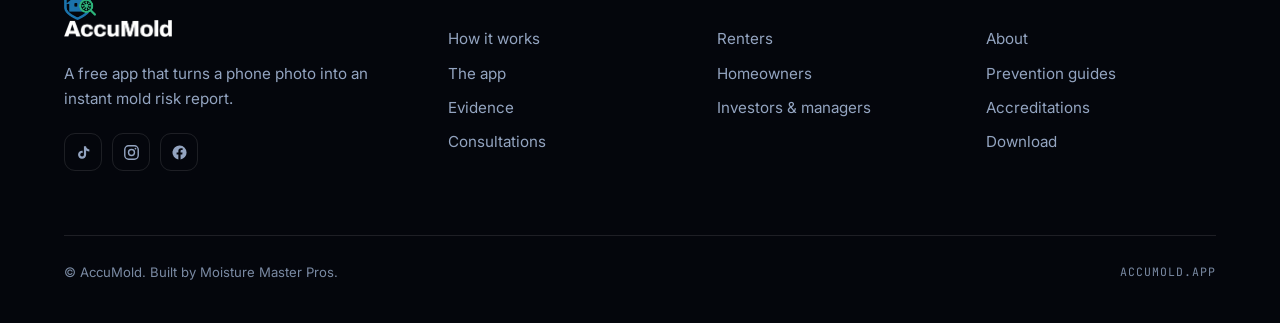
<file: evidence.html>
<!doctype html>
<html lang="en">
<head>
<meta charset="utf-8">
<meta name="viewport" content="width=device-width, initial-scale=1">
<title>Evidence — real AccuMold inspection findings</title>
<meta name="description" content="Real inspection and remediation photography from completed jobs, with the findings as they were actually recorded on site.">
<link rel="icon" href="assets/ui/favicon.png">
<link rel="preconnect" href="https://fonts.googleapis.com">
<link rel="preconnect" href="https://fonts.gstatic.com" crossorigin>
<link href="https://fonts.googleapis.com/css2?family=Inter:wght@400;500;600;700;800&family=Barlow+Condensed:wght@600;700&family=JetBrains+Mono:wght@400;500&display=swap" rel="stylesheet">
<link rel="stylesheet" href="css/core.css?v=4">
<link rel="stylesheet" href="css/views.css?v=4">
</head>
<body>

<header class="nav" data-theme="dark">
  <div class="nav-in">
    <a class="brand" href="index.html" aria-label="AccuMold home">
      <img src="assets/ui/logo-mark.png" alt="">
      <img class="brand-word" src="assets/ui/logo-word.png" alt="AccuMold">
    </a>
    <div class="hud" data-hud>
      <span class="dot"></span>
      <span>Austin, TX</span>
      <span>RH <b data-rh>55%</b></span>
      <span>TEMP <b data-temp>93&deg;F</b></span>
    </div>
    <button class="burger" aria-expanded="false" aria-label="Menu"><i></i><i></i><i></i></button>
    <nav class="nav-links">
      <a class="nav-link" href="how-it-works.html">How it works</a>
      <a class="nav-link" href="app.html">The app</a>
      <a class="nav-link" href="who-its-for.html">Who it's for</a>
      <a class="nav-link" href="evidence.html">Evidence</a>
      <a class="nav-link" href="consultations.html">Consultations</a>
      <a class="nav-link" href="about.html">About</a>
      <a class="btn btn-sm nav-cta" href="index.html#download">Download free</a>
    </nav>
  </div>
</header>

<section class="phead">
  <div class="rings"><i></i><i></i><i></i><i></i><b></b></div>
  <div class="wrap" style="position:relative">
    <p class="crumb"><a href="index.html">Home</a> &rsaquo; <span>Evidence</span></p>
    <p class="eyebrow">Real jobs</p>
    <h1 class="h1">Every photograph on<br>this site is a real job.</h1>
    <p class="lede">No stock imagery, no renders standing in for findings. These are inspection and remediation photographs from completed Moisture Master Pros work, with the findings that were actually written on them.</p>
    
  </div>
</section>

<!-- ===== FEATURED B/A ===== -->
<section class="sec">
  <div class="wrap">
    <div style="max-width:680px;margin-bottom:clamp(28px,3.6vw,48px)" data-rise>
      <p class="eyebrow">Case 01 &middot; Common room</p>
      <h2 class="h2">Found in four minutes. Fixed in three days.</h2>
      <p class="lede" style="margin-top:18px">A homeowner noticed the skirting board lifting along one wall. Under the flooring: a water-damaged floor system running the length of the room.</p>
    </div>
    <div class="ba" data-rise data-d="1" style="aspect-ratio:16/10">
      <img class="bef" src="assets/img/detect-1-raw.jpg" alt="Common room with flooring removed, before assessment">
      <img class="aft" src="assets/img/detect-1-map.jpg" alt="The same room with inspection findings marked">
      <span class="ba-lab l">Photograph</span>
      <span class="ba-lab r">Findings recorded</span>
      <div class="ba-handle"></div>
    </div>
    <div class="grid g-3" style="margin-top:34px">
      <div data-rise data-d="1"><p class="mono" style="color:var(--blue);margin:0 0 6px">Finding 01</p><p class="small" style="margin:0">Common room floor framing replacement area</p></div>
      <div data-rise data-d="2"><p class="mono" style="color:var(--blue);margin:0 0 6px">Finding 02</p><p class="small" style="margin:0">Flooring / plywood removal and rebuild</p></div>
      <div data-rise data-d="3"><p class="mono" style="color:var(--blue);margin:0 0 6px">Finding 03</p><p class="small" style="margin:0">Visible water on concrete substrate</p></div>
    </div>
  </div>
</section>

<!-- ===== REPORT GALLERY ===== -->
<section class="sec dark">
  <div class="wrap">
    <div style="max-width:700px;margin-bottom:clamp(30px,4vw,54px)" data-rise>
      <p class="eyebrow">The report language</p>
      <h2 class="h1">This is what a finding actually looks like.</h2>
      <p class="lede" style="margin-top:20px">Annotated, numbered, and specific enough to act on. The app's reports use the same vocabulary as the field documentation &mdash; because they came from the same place.</p>
    </div>
    <div class="grid g-3">
      <a class="ev" href="#" data-rise data-d="1"><img src="assets/img/report-remediation.jpg" alt="Utility cupboard marked remediation required with three findings"><span class="ev-cap"><b>Remediation required</b><span>Microbial growth &middot; efflorescence &middot; water damage</span></span></a>
      <a class="ev" href="#" data-rise data-d="2"><img src="assets/img/report-thermal-ceiling.jpg" alt="Thermal scan confirming a cooler anomaly on a bedroom ceiling"><span class="ev-cap"><b>Thermal confirmation</b><span>Cooler anomaly &middot; possible moisture</span></span></a>
      <a class="ev" href="#" data-rise data-d="3"><img src="assets/img/report-lumber.jpg" alt="Water-damaged lumber with annotated moisture impact"><span class="ev-cap"><b>Water-damaged lumber</b><span>Dark discolouration &middot; repeated moisture contact</span></span></a>
      <a class="ev" href="#" data-rise data-d="1"><img src="assets/img/report-brick.jpg" alt="Brick facade with pointing failure and caulking failure circled"><span class="ev-cap"><b>Envelope failure</b><span>Brick pointing &middot; perimeter caulking</span></span></a>
      <a class="ev" href="#" data-rise data-d="2"><img src="assets/img/report-hallway-1.jpg" alt="Black mold identified in a first floor hallway"><span class="ev-cap"><b>First floor hallway</b><span>Black mold &middot; localised</span></span></a>
      <a class="ev" href="#" data-rise data-d="3"><img src="assets/img/floor-buckling.jpg" alt="Buckling hallway floors flagged during inspection"><span class="ev-cap"><b>Buckling floors</b><span>Secondary indicator &middot; sub-floor moisture</span></span></a>
    </div>
  </div>
</section>

<!-- ===== BEFORE / AFTER GRID ===== -->
<section class="sec paper">
  <div class="wrap">
    <div style="max-width:680px;margin-bottom:clamp(28px,3.6vw,48px)" data-rise>
      <p class="eyebrow">Case 02 &middot; Subfloor</p>
      <h2 class="h2">Detect early. Act fast. Breathe easier.</h2>
      <p class="lede" style="margin-top:18px">Mold goes from a small problem to a big one when it's left unchecked. The earlier a scan flags it, the smaller the job.</p>
    </div>
    <div class="grid g-2">
      <div class="ba" data-rise data-d="1">
        <img class="bef" src="assets/img/detect-3-raw.jpg" alt="Subfloor before assessment">
        <img class="aft" src="assets/img/detect-3-map.jpg" alt="Subfloor with mold-like substance and removal area marked">
        <span class="ba-lab l">Photograph</span><span class="ba-lab r">Findings</span>
        <div class="ba-handle"></div>
      </div>
      <div class="ba" data-rise data-d="2">
        <img class="bef" src="assets/img/detect-2-raw.jpg" alt="Common room flooring before remediation">
        <img class="aft" src="assets/img/detect-2-map.jpg" alt="Common room flooring with remediation area marked">
        <span class="ba-lab l">Photograph</span><span class="ba-lab r">Findings</span>
        <div class="ba-handle"></div>
      </div>
    </div>
  </div>
</section>

<!-- ===== INSPECTION IN PROGRESS ===== -->
<section class="sec">
  <div class="wrap">
    <div class="grid" style="grid-template-columns:1fr 1fr;gap:clamp(30px,5vw,72px);align-items:center">
      <div data-rise>
        <p class="eyebrow">What happens after</p>
        <h2 class="h1">A report is the start of the job, not the end of it.</h2>
        <p class="lede" style="margin-top:20px">When a scan comes back high and a consultation confirms it, the work itself is real: containment, controlled demolition, drying, rebuild. These are the same crews, the same standards and the same documentation that trained the app in the first place.</p>
        <div class="row" style="margin-top:30px">
          <a class="btn" href="consultations.html">Book a consultation</a>
          <a class="btn btn-ghost" href="about.html">About the team</a>
        </div>
      </div>
      <div class="grid g-2" data-rise data-d="1" style="gap:16px">
        <img src="assets/img/containment-1.jpg" alt="Containment sheeting installed for controlled remediation" style="border-radius:var(--r);width:100%;aspect-ratio:3/4;object-fit:cover;box-shadow:var(--shadow-card)">
        <img src="assets/img/subfloor-1.jpg" alt="Water-damaged subfloor exposed during remediation" style="border-radius:var(--r);width:100%;aspect-ratio:3/4;object-fit:cover;box-shadow:var(--shadow-card)">
        <img src="assets/img/report-hallway-floor.jpg" alt="Hallway floor remediation in progress" style="border-radius:var(--r);width:100%;aspect-ratio:3/4;object-fit:cover;box-shadow:var(--shadow-card)">
        <img src="assets/img/report-thermal-building.jpg" alt="Thermal scan of a building exterior" style="border-radius:var(--r);width:100%;aspect-ratio:3/4;object-fit:cover;box-shadow:var(--shadow-card)">
      </div>
    </div>
  </div>
</section>

<!-- ===== NOTE ===== -->
<section class="sec-tight paper">
  <div class="wrap wrap-n c" data-rise>
    <p class="small" style="margin:0">All photography on this site is from completed Moisture Master Pros inspections and remediation work. Findings shown are as recorded on site. An AccuMold app report is a risk assessment and does not replace a certified on-site inspection.</p>
  </div>
</section>

<section class="sec cta-band" id="download">
  <div class="glow"></div>
  <div class="wrap c" style="position:relative">
    <div data-rise>
      <p class="eyebrow c" style="color:var(--blue-glow)">Stop guessing</p>
      <h2 class="h-mega on-dark" style="margin-bottom:22px">Photo in.<br>Report out.</h2>
      <p class="lede" style="max-width:36ch;margin-inline:auto;color:var(--tx-inv-2)">A free app that turns a phone photo into an instant mold risk report.</p>
    </div>
    <div class="stores" style="justify-content:center;margin-top:38px" data-rise data-d="1">
      <a class="store" href="#"><svg width="22" height="22" viewBox="0 0 24 24" fill="currentColor"><path d="M16.4 12.8c0-2.3 1.9-3.4 2-3.5-1.1-1.6-2.8-1.8-3.4-1.8-1.4-.2-2.8.9-3.5.9s-1.8-.8-3-.8c-1.5 0-2.9.9-3.7 2.3-1.6 2.7-.4 6.8 1.1 9 .8 1.1 1.7 2.3 2.9 2.3 1.2 0 1.6-.7 3-.7s1.8.7 3 .7 2-1.1 2.8-2.2c.9-1.2 1.2-2.4 1.2-2.5 0 0-2.4-.9-2.4-3.7ZM14.2 5.6c.6-.8 1-1.9.9-3-.9 0-2 .6-2.7 1.4-.6.7-1.1 1.8-.9 2.9 1 0 2.1-.5 2.7-1.3Z"/></svg><div><span>Download on the</span><strong>App Store</strong></div></a>
      <a class="store" href="#"><svg width="22" height="22" viewBox="0 0 24 24" fill="currentColor"><path d="M3.6 2.3c-.3.3-.5.8-.5 1.5v16.4c0 .7.2 1.2.5 1.5l.1.1 9.2-9.2v-.2L3.6 2.3ZM16 15.3l-3-3v-.2l3-3 .1.1 3.6 2c1 .6 1 1.6 0 2.2l-3.7 1.9ZM15.9 15.4 12.8 12.3 3.6 21.5c.3.4.9.4 1.5.1l10.8-6.2M15.9 8.6 5.1 2.4c-.6-.4-1.2-.3-1.5.1l9.2 9.2 3.1-3.1Z"/></svg><div><span>Get it on</span><strong>Google Play</strong></div></a>
    </div>
    <p class="mono" style="color:var(--tx-3);margin-top:26px" data-rise data-d="2">Free to download &middot; Free to scan &middot; Free to report</p>
  </div>
</section>

<footer class="foot">
  <div class="wrap">
    <div class="foot-grid">
      <div>
        <a class="brand" href="index.html" style="margin-bottom:20px">
          <img src="assets/ui/logo-mark.png" alt="">
          <img class="brand-word" src="assets/ui/logo-word.png" alt="AccuMold" style="filter:brightness(0) invert(1)">
        </a>
        <p style="color:var(--tx-inv-2);font-size:.95rem;max-width:32ch;margin:0 0 22px">A free app that turns a phone photo into an instant mold risk report.</p>
        <div class="socials">
          <a href="#" aria-label="TikTok"><svg viewBox="0 0 24 24" fill="currentColor"><path d="M16.6 5.8a4.9 4.9 0 0 1-1-2.8h-3v12.2a2.6 2.6 0 1 1-1.8-2.5V9.5a5.7 5.7 0 1 0 4.9 5.6V9.1a8 8 0 0 0 4.6 1.5v-3a4.8 4.8 0 0 1-3.7-1.8Z"/></svg></a>
          <a href="#" aria-label="Instagram"><svg viewBox="0 0 24 24" fill="none" stroke="currentColor" stroke-width="2"><rect x="2.5" y="2.5" width="19" height="19" rx="5.5"/><circle cx="12" cy="12" r="4.2"/><circle cx="17.6" cy="6.4" r="1.2" fill="currentColor" stroke="none"/></svg></a>
          <a href="#" aria-label="Facebook"><svg viewBox="0 0 24 24" fill="currentColor"><path d="M22 12a10 10 0 1 0-11.6 9.9v-7H7.9V12h2.5V9.8c0-2.5 1.5-3.9 3.8-3.9 1.1 0 2.2.2 2.2.2v2.5h-1.3c-1.2 0-1.6.8-1.6 1.6V12h2.8l-.4 2.9h-2.4v7A10 10 0 0 0 22 12Z"/></svg></a>
        </div>
      </div>
      <div>
        <h4>Product</h4>
        <a href="how-it-works.html">How it works</a>
        <a href="app.html">The app</a>
        <a href="evidence.html">Evidence</a>
        <a href="consultations.html">Consultations</a>
      </div>
      <div>
        <h4>Who it's for</h4>
        <a href="who-its-for.html#renter">Renters</a>
        <a href="who-its-for.html#homeowner">Homeowners</a>
        <a href="who-its-for.html#stakeholder">Investors &amp; managers</a>
      </div>
      <div>
        <h4>Company</h4>
        <a href="about.html">About</a>
        <a href="resources.html">Prevention guides</a>
        <a href="about.html#trust">Accreditations</a>
        <a href="index.html#download">Download</a>
      </div>
    </div>
    <div class="foot-base">
      <span>&copy; AccuMold. Built by Moisture Master Pros.</span>
      <span class="mono">accumold.app</span>
    </div>
  </div>
</footer>

<script src="js/core.js?v=4"></script>
<script src="js/scan.js?v=4"></script>
</body>
</html>
</file>
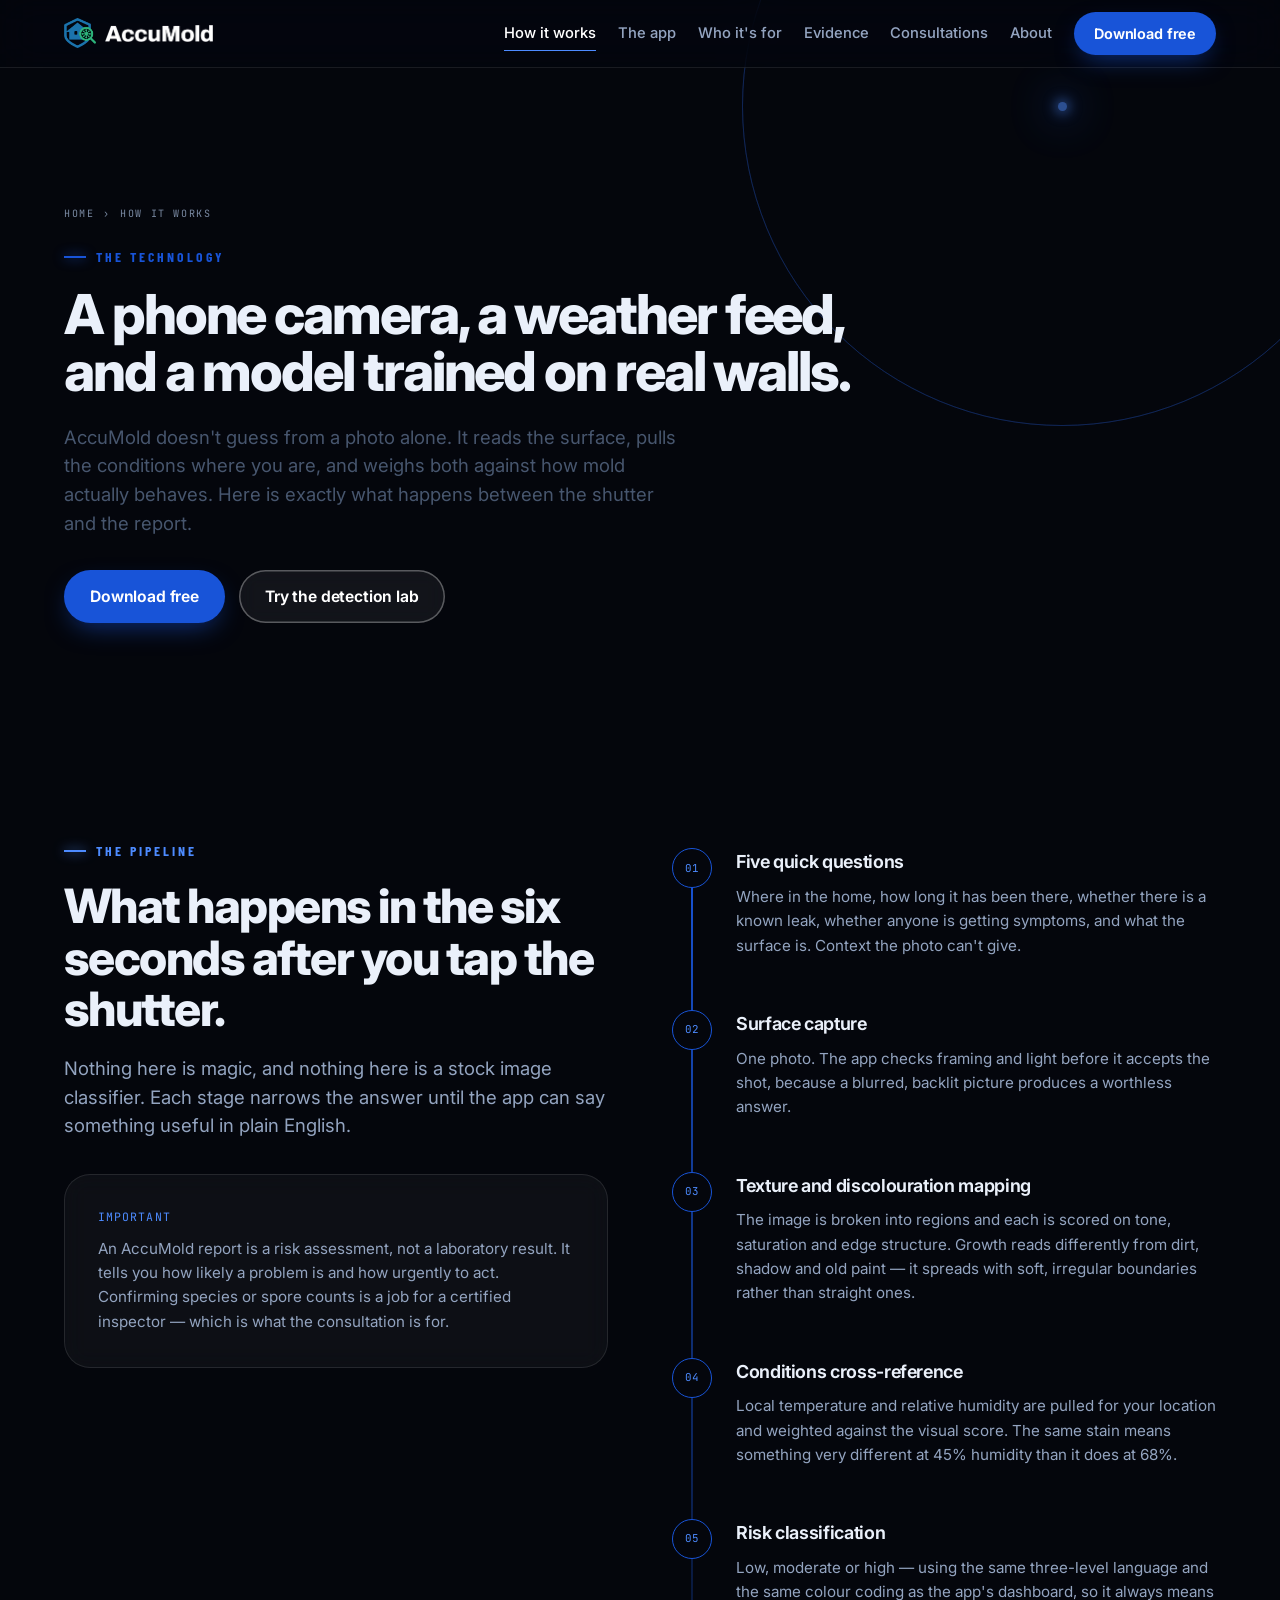
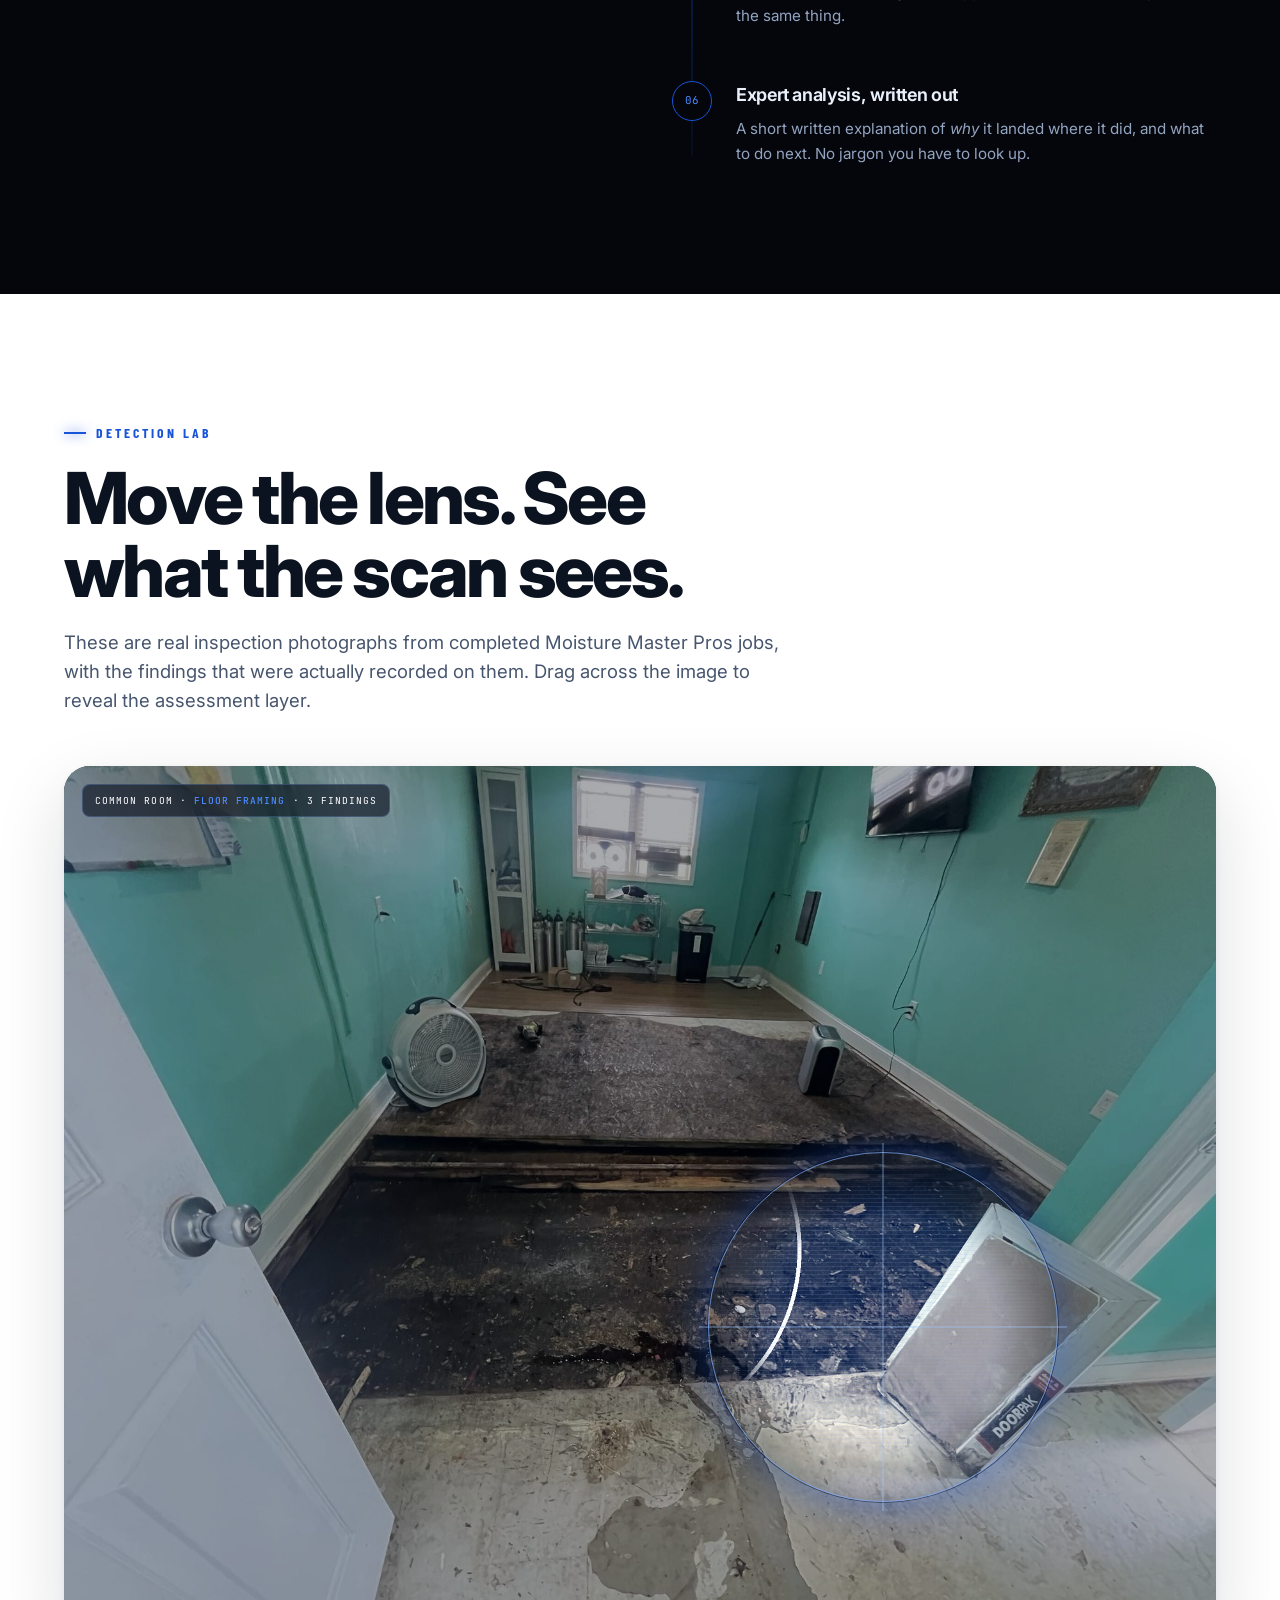
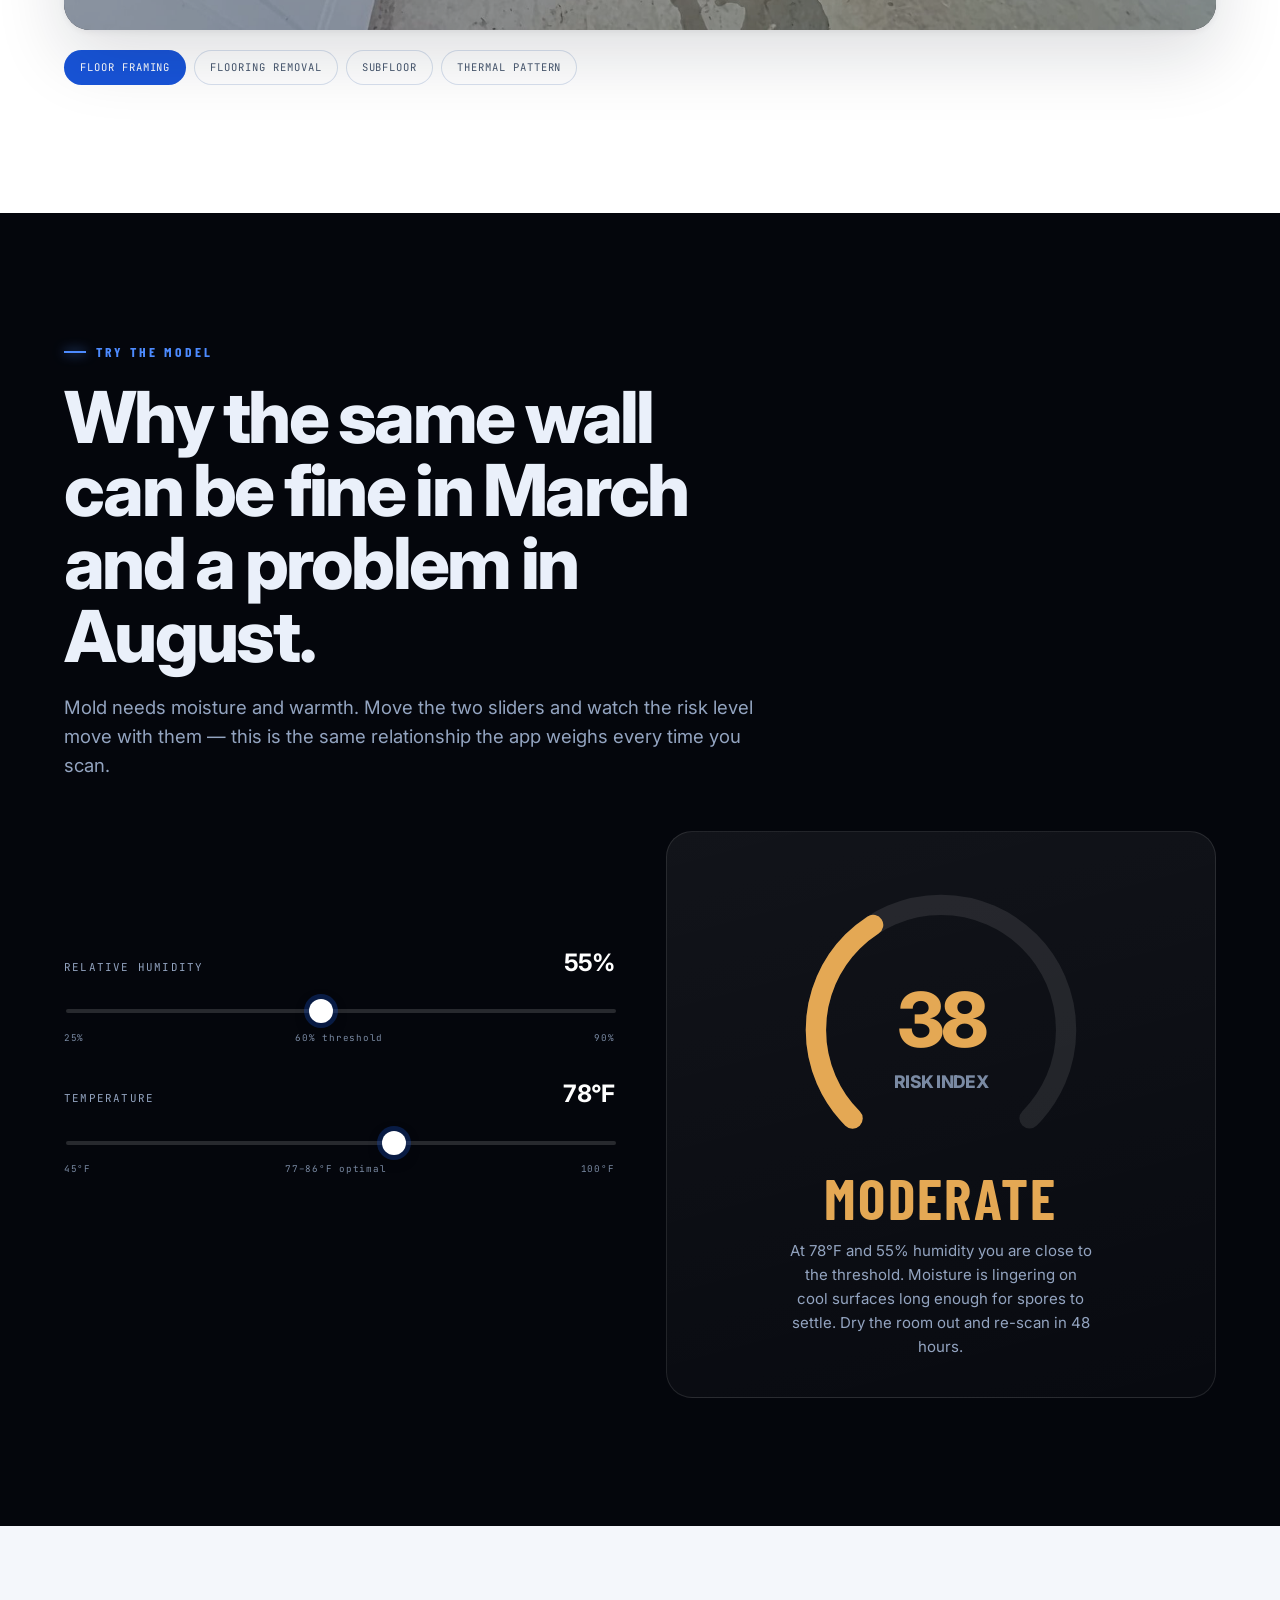
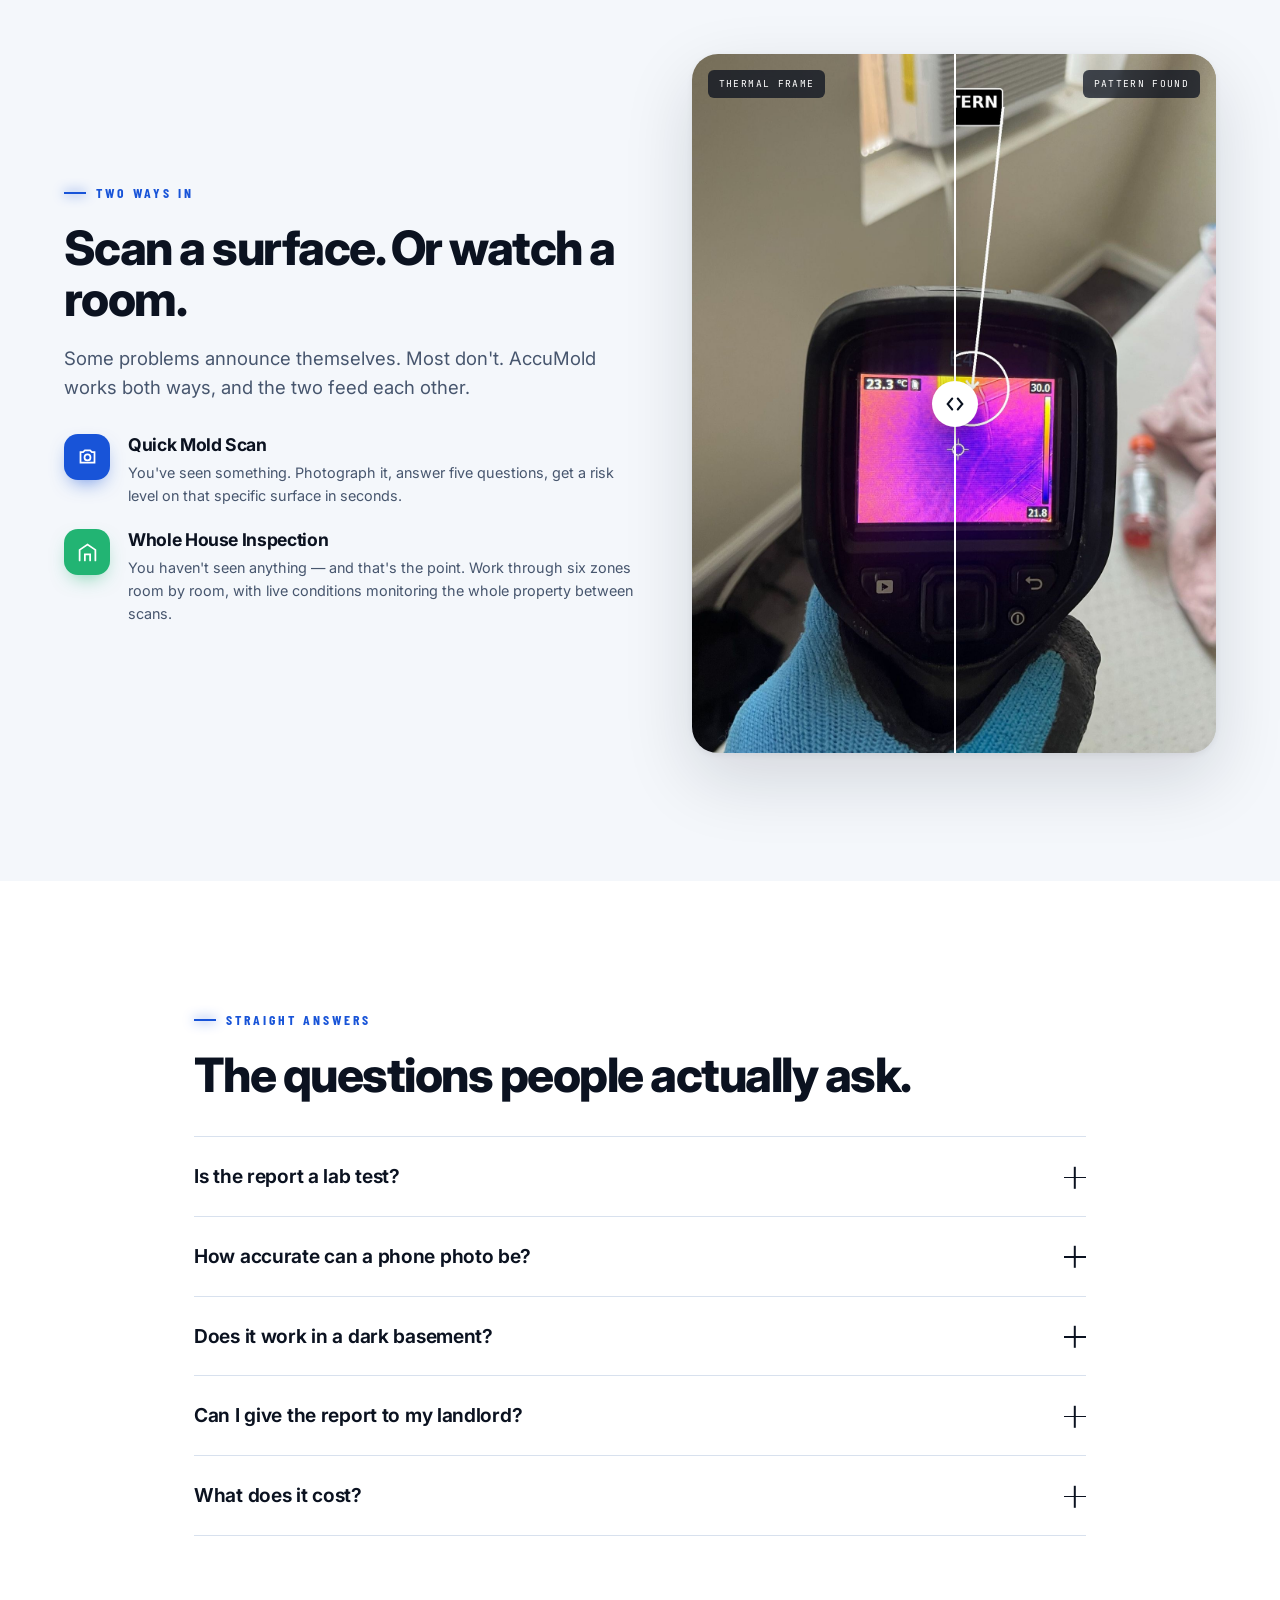
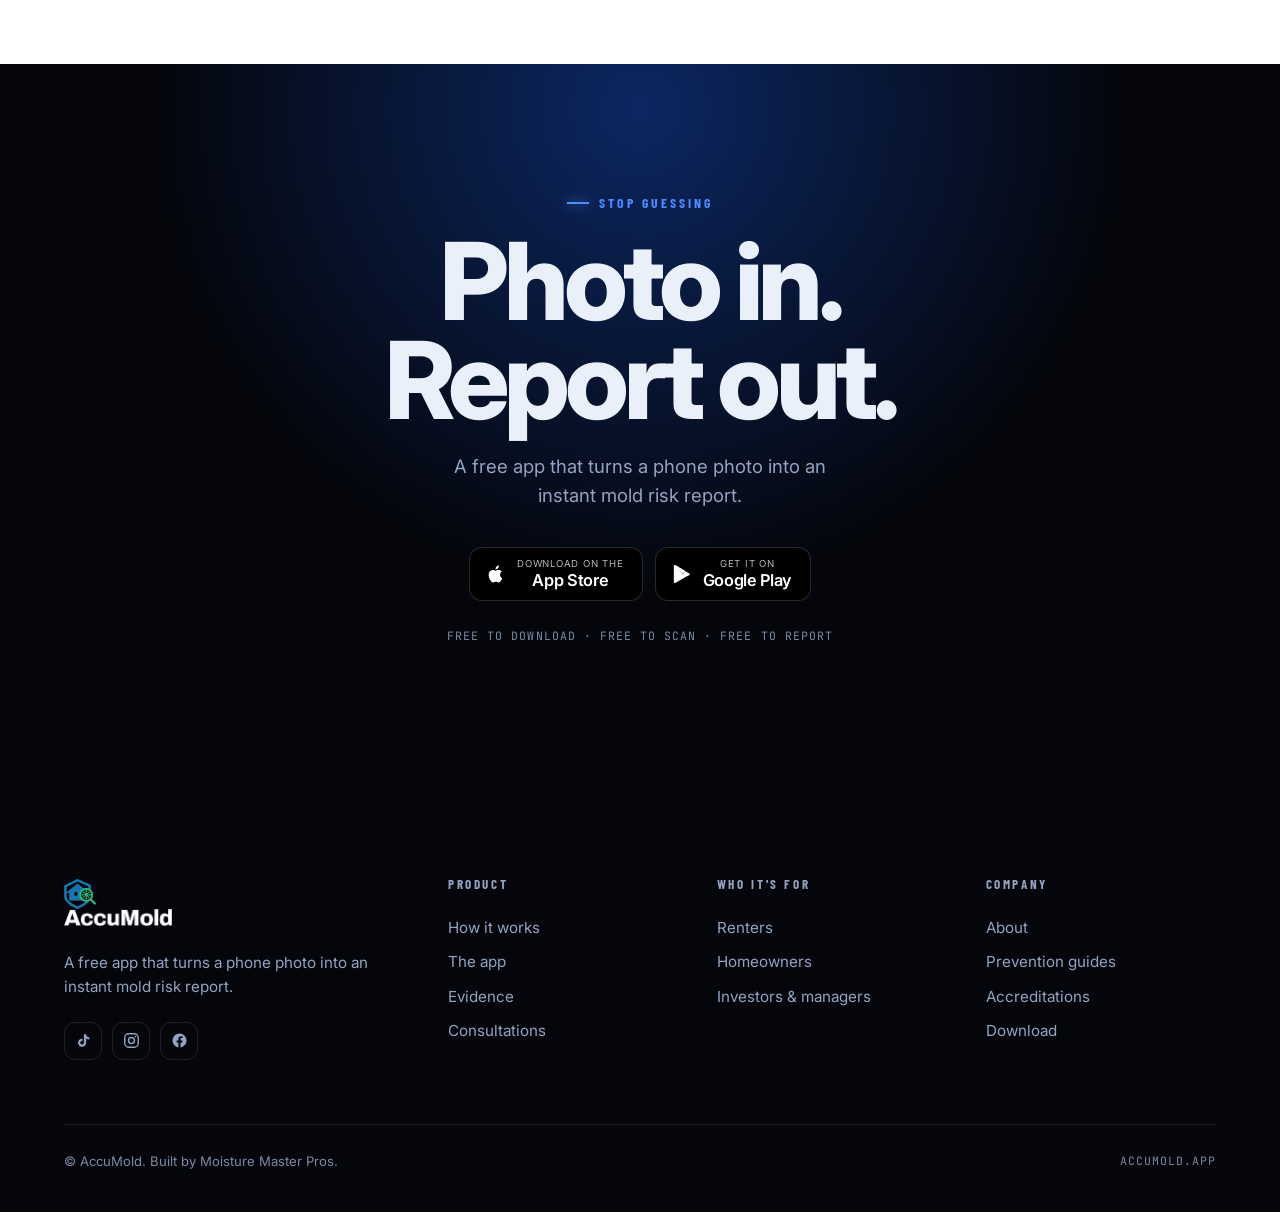
<file: how-it-works.html>
<!doctype html>
<html lang="en">
<head>
<meta charset="utf-8">
<meta name="viewport" content="width=device-width, initial-scale=1">
<title>How AccuMold works — from shutter to report</title>
<meta name="description" content="Inside AccuMold's detection: five questions, one photo, live humidity and temperature, and a risk level in plain English.">
<link rel="icon" href="assets/ui/favicon.png">
<link rel="preconnect" href="https://fonts.googleapis.com">
<link rel="preconnect" href="https://fonts.gstatic.com" crossorigin>
<link href="https://fonts.googleapis.com/css2?family=Inter:wght@400;500;600;700;800&family=Barlow+Condensed:wght@600;700&family=JetBrains+Mono:wght@400;500&display=swap" rel="stylesheet">
<link rel="stylesheet" href="css/core.css?v=4">
<link rel="stylesheet" href="css/views.css?v=4">
</head>
<body>

<header class="nav" data-theme="dark">
  <div class="nav-in">
    <a class="brand" href="index.html" aria-label="AccuMold home">
      <img src="assets/ui/logo-mark.png" alt="">
      <img class="brand-word" src="assets/ui/logo-word.png" alt="AccuMold">
    </a>
    <div class="hud" data-hud>
      <span class="dot"></span>
      <span>Austin, TX</span>
      <span>RH <b data-rh>55%</b></span>
      <span>TEMP <b data-temp>93&deg;F</b></span>
    </div>
    <button class="burger" aria-expanded="false" aria-label="Menu"><i></i><i></i><i></i></button>
    <nav class="nav-links">
      <a class="nav-link" href="how-it-works.html">How it works</a>
      <a class="nav-link" href="app.html">The app</a>
      <a class="nav-link" href="who-its-for.html">Who it's for</a>
      <a class="nav-link" href="evidence.html">Evidence</a>
      <a class="nav-link" href="consultations.html">Consultations</a>
      <a class="nav-link" href="about.html">About</a>
      <a class="btn btn-sm nav-cta" href="index.html#download">Download free</a>
    </nav>
  </div>
</header>

<section class="phead">
  <div class="rings"><i></i><i></i><i></i><i></i><b></b></div>
  <div class="wrap" style="position:relative">
    <p class="crumb"><a href="index.html">Home</a> &rsaquo; <span>How it works</span></p>
    <p class="eyebrow">The technology</p>
    <h1 class="h1">A phone camera, a weather feed,<br>and a model trained on real walls.</h1>
    <p class="lede">AccuMold doesn't guess from a photo alone. It reads the surface, pulls the conditions where you are, and weighs both against how mold actually behaves. Here is exactly what happens between the shutter and the report.</p>
    <div class="row" style="margin-top:32px"><a class="btn" href="index.html#download">Download free</a><a class="btn btn-ghost" href="#lab">Try the detection lab</a></div>
  </div>
</section>

<!-- ===== THE PIPELINE ===== -->
<section class="sec dark">
  <div class="wrap">
    <div class="grid" style="grid-template-columns:1fr 1fr;gap:clamp(30px,5vw,80px);align-items:start">
      <div data-rise>
        <p class="eyebrow">The pipeline</p>
        <h2 class="h2">What happens in the six seconds after you tap the shutter.</h2>
        <p class="lede" style="margin-top:20px">Nothing here is magic, and nothing here is a stock image classifier. Each stage narrows the answer until the app can say something useful in plain English.</p>
        <div class="card" style="margin-top:34px">
          <p class="mono" style="color:var(--blue-glow);margin:0 0 10px">Important</p>
          <p style="margin:0;font-size:.95rem;color:var(--tx-inv-2)">An AccuMold report is a risk assessment, not a laboratory result. It tells you how likely a problem is and how urgently to act. Confirming species or spore counts is a job for a certified inspector &mdash; which is what the consultation is for.</p>
        </div>
      </div>

      <div class="pipe" data-rise data-d="1">
        <div class="pipe-step">
          <span class="dot">01</span>
          <h4>Five quick questions</h4>
          <p>Where in the home, how long it has been there, whether there is a known leak, whether anyone is getting symptoms, and what the surface is. Context the photo can't give.</p>
        </div>
        <div class="pipe-step">
          <span class="dot">02</span>
          <h4>Surface capture</h4>
          <p>One photo. The app checks framing and light before it accepts the shot, because a blurred, backlit picture produces a worthless answer.</p>
        </div>
        <div class="pipe-step">
          <span class="dot">03</span>
          <h4>Texture and discolouration mapping</h4>
          <p>The image is broken into regions and each is scored on tone, saturation and edge structure. Growth reads differently from dirt, shadow and old paint &mdash; it spreads with soft, irregular boundaries rather than straight ones.</p>
        </div>
        <div class="pipe-step">
          <span class="dot">04</span>
          <h4>Conditions cross-reference</h4>
          <p>Local temperature and relative humidity are pulled for your location and weighted against the visual score. The same stain means something very different at 45% humidity than it does at 68%.</p>
        </div>
        <div class="pipe-step">
          <span class="dot">05</span>
          <h4>Risk classification</h4>
          <p>Low, moderate or high &mdash; using the same three-level language and the same colour coding as the app's dashboard, so it always means the same thing.</p>
        </div>
        <div class="pipe-step" style="padding-bottom:0">
          <span class="dot">06</span>
          <h4>Expert analysis, written out</h4>
          <p>A short written explanation of <em>why</em> it landed where it did, and what to do next. No jargon you have to look up.</p>
        </div>
      </div>
    </div>
  </div>
</section>

<!-- ===== DETECTION LAB ===== -->
<section class="sec" id="lab">
  <div class="wrap">
    <div style="max-width:720px;margin-bottom:clamp(30px,4vw,52px)" data-rise>
      <p class="eyebrow">Detection lab</p>
      <h2 class="h1">Move the lens. See what the scan sees.</h2>
      <p class="lede" style="margin-top:20px">These are real inspection photographs from completed Moisture Master Pros jobs, with the findings that were actually recorded on them. Drag across the image to reveal the assessment layer.</p>
    </div>

    <div class="lab" data-lab data-rise data-d="1">
      <div class="lab-stage" style="--lr:175px">
        <img class="lab-raw" src="assets/img/detect-1-raw.jpg" alt="Common room floor before assessment">
        <img class="lab-map" src="assets/img/detect-1-map.jpg" alt="The same room with inspection findings marked">
        <div class="lab-dim"></div>
        <div class="lab-tint"></div>
        <div class="lab-scanline"></div>
        <div class="lab-lens"></div>
        <div class="lab-meta" data-lab-meta>Common room &middot; <b>floor framing</b> &middot; 3 findings</div>
      </div>
      <div class="lab-tabs">
        <button class="lab-tab" aria-selected="true"
          data-raw="assets/img/detect-1-raw.jpg" data-map="assets/img/detect-1-map.jpg"
          data-meta="Common room &middot; <b>floor framing</b> &middot; 3 findings">Floor framing</button>
        <button class="lab-tab" aria-selected="false"
          data-raw="assets/img/detect-2-raw.jpg" data-map="assets/img/detect-2-map.jpg"
          data-meta="Common room &middot; <b>flooring removal</b> &middot; 2 findings">Flooring removal</button>
        <button class="lab-tab" aria-selected="false"
          data-raw="assets/img/detect-3-raw.jpg" data-map="assets/img/detect-3-map.jpg"
          data-meta="Subfloor &middot; <b>mold-like substance</b> &middot; 2 findings">Subfloor</button>
        <button class="lab-tab" aria-selected="false"
          data-raw="assets/img/detect-4-raw.jpg" data-map="assets/img/detect-4-map.jpg"
          data-meta="Window / wall &middot; <b>thermal moisture pattern</b> &middot; 1 finding">Thermal pattern</button>
      </div>
    </div>
  </div>
</section>

<!-- ===== RISK SIMULATOR ===== -->
<section class="sec dark" data-sim>
  <div class="wrap">
    <div style="max-width:700px;margin-bottom:clamp(30px,4vw,54px)" data-rise>
      <p class="eyebrow">Try the model</p>
      <h2 class="h1">Why the same wall can be fine in March and a problem in August.</h2>
      <p class="lede" style="margin-top:20px">Mold needs moisture and warmth. Move the two sliders and watch the risk level move with them &mdash; this is the same relationship the app weighs every time you scan.</p>
    </div>

    <div class="sim" data-rise data-d="1">
      <div>
        <div class="sim-ctl">
          <label>Relative humidity <b data-out-rh>55%</b></label>
          <input type="range" min="25" max="90" value="55" step="1" data-sim-rh aria-label="Relative humidity">
          <div class="sim-scale"><span>25%</span><span>60% threshold</span><span>90%</span></div>
        </div>
        <div class="sim-ctl">
          <label>Temperature <b data-out-temp>78&deg;F</b></label>
          <input type="range" min="45" max="100" value="78" step="1" data-sim-temp aria-label="Temperature">
          <div class="sim-scale"><span>45&deg;F</span><span>77&ndash;86&deg;F optimal</span><span>100&deg;F</span></div>
        </div>
        <div class="sim-note" data-sim-note>
          <strong>Above the 60% threshold.</strong> Once humidity holds here, colonisation can begin within 24&ndash;48 hours &mdash; not weeks.
        </div>
      </div>

      <div class="sim-gauge">
        <svg class="sim-ring" viewBox="0 0 220 200">
          <circle cx="110" cy="110" r="86" fill="none" stroke="rgba(255,255,255,.09)" stroke-width="14"
                  stroke-linecap="round" stroke-dasharray="405 540" transform="rotate(135 110 110)"/>
          <circle data-sim-arc cx="110" cy="110" r="86" fill="none" stroke="#30C06C" stroke-width="14"
                  stroke-linecap="round" transform="rotate(135 110 110)"/>
          <text data-sim-num class="sim-val" x="110" y="122" font-size="52" fill="#30C06C">0</text>
          <text class="sim-val" x="110" y="150" font-size="12" fill="#7A8AA3" letter-spacing="2">RISK INDEX</text>
        </svg>
        <div class="sim-out">
          <div class="lv" data-sim-level style="color:#30C06C">Low</div>
          <p data-sim-copy></p>
        </div>
      </div>
    </div>
  </div>
</section>

<!-- ===== WHY PHOTO ALONE ISN'T ENOUGH ===== -->
<section class="sec paper">
  <div class="wrap">
    <div class="grid" style="grid-template-columns:1.1fr 1fr;gap:clamp(28px,4vw,64px);align-items:center">
      <div data-rise>
        <p class="eyebrow">Two ways in</p>
        <h2 class="h2">Scan a surface. Or watch a room.</h2>
        <p class="lede" style="margin-top:20px">Some problems announce themselves. Most don't. AccuMold works both ways, and the two feed each other.</p>
        <div class="stack" style="margin-top:32px">
          <div style="display:flex;gap:18px;align-items:flex-start">
            <div class="tile" style="width:46px;height:46px;border-radius:14px">
              <svg viewBox="0 0 24 24" fill="none" stroke="currentColor" stroke-width="2" stroke-linecap="round" style="width:21px;height:21px"><path d="M4 7h3l2-2h6l2 2h3v12H4Z"/><circle cx="12" cy="13" r="3.4"/></svg>
            </div>
            <div>
              <h3 class="h3" style="font-size:1.1rem">Quick Mold Scan</h3>
              <p class="small" style="margin:6px 0 0">You've seen something. Photograph it, answer five questions, get a risk level on that specific surface in seconds.</p>
            </div>
          </div>
          <div style="display:flex;gap:18px;align-items:flex-start">
            <div class="tile g" style="width:46px;height:46px;border-radius:14px">
              <svg viewBox="0 0 24 24" fill="none" stroke="currentColor" stroke-width="2" stroke-linecap="round" style="width:21px;height:21px"><path d="M3 21V9l9-6 9 6v12"/><path d="M9 21v-7h6v7"/></svg>
            </div>
            <div>
              <h3 class="h3" style="font-size:1.1rem">Whole House Inspection</h3>
              <p class="small" style="margin:6px 0 0">You haven't seen anything &mdash; and that's the point. Work through six zones room by room, with live conditions monitoring the whole property between scans.</p>
            </div>
          </div>
        </div>
      </div>
      <div class="ba" data-rise data-d="1" style="aspect-ratio:3/4">
        <img class="bef" src="assets/img/detect-4-raw.jpg" alt="Thermal camera reading a window wall">
        <img class="aft" src="assets/img/detect-4-map.jpg" alt="Thermal moisture pattern identified on the window wall system">
        <span class="ba-lab l">Thermal frame</span>
        <span class="ba-lab r">Pattern found</span>
        <div class="ba-handle"></div>
      </div>
    </div>
  </div>
</section>

<!-- ===== FAQ ===== -->
<section class="sec">
  <div class="wrap wrap-n">
    <div data-rise style="margin-bottom:36px">
      <p class="eyebrow">Straight answers</p>
      <h2 class="h2">The questions people actually ask.</h2>
    </div>
    <div class="acc" data-rise data-d="1">
      <div class="acc-item">
        <button class="acc-btn" aria-expanded="false">Is the report a lab test?<i></i></button>
        <div class="acc-panel"><p>No. It's a risk assessment: how likely a problem is, and how urgently to deal with it. Identifying a species or counting spores needs physical sampling, which is what a certified inspector does. The app tells you whether you need one.</p></div>
      </div>
      <div class="acc-item">
        <button class="acc-btn" aria-expanded="false">How accurate can a phone photo be?<i></i></button>
        <div class="acc-panel"><p>A photo on its own is weak evidence &mdash; which is exactly why AccuMold doesn't rely on one. The five questions supply the history, and the live humidity and temperature supply the conditions. Together they narrow the answer far more than any single image could.</p></div>
      </div>
      <div class="acc-item">
        <button class="acc-btn" aria-expanded="false">Does it work in a dark basement?<i></i></button>
        <div class="acc-panel"><p>It works better with light. The app checks the shot before accepting it and will ask you to retake anything too dark or blurred, because a bad frame produces a bad answer and that helps nobody.</p></div>
      </div>
      <div class="acc-item">
        <button class="acc-btn" aria-expanded="false">Can I give the report to my landlord?<i></i></button>
        <div class="acc-panel"><p>Yes &mdash; that's one of the main reasons people use it. Every report is dated, saved to your history and can be downloaded or shared. A dated record of the same wall over several weeks is far harder to dismiss than a phone call.</p></div>
      </div>
      <div class="acc-item">
        <button class="acc-btn" aria-expanded="false">What does it cost?<i></i></button>
        <div class="acc-panel"><p>Scanning and reporting are free, with no limit. You only pay if you choose to book time with a live inspector &mdash; $250 for 30 minutes, $375 for 45, or $500 for a full 60-minute review.</p></div>
      </div>
    </div>
  </div>
</section>

<section class="sec cta-band" id="download">
  <div class="glow"></div>
  <div class="wrap c" style="position:relative">
    <div data-rise>
      <p class="eyebrow c" style="color:var(--blue-glow)">Stop guessing</p>
      <h2 class="h-mega on-dark" style="margin-bottom:22px">Photo in.<br>Report out.</h2>
      <p class="lede" style="max-width:36ch;margin-inline:auto;color:var(--tx-inv-2)">A free app that turns a phone photo into an instant mold risk report.</p>
    </div>
    <div class="stores" style="justify-content:center;margin-top:38px" data-rise data-d="1">
      <a class="store" href="#"><svg width="22" height="22" viewBox="0 0 24 24" fill="currentColor"><path d="M16.4 12.8c0-2.3 1.9-3.4 2-3.5-1.1-1.6-2.8-1.8-3.4-1.8-1.4-.2-2.8.9-3.5.9s-1.8-.8-3-.8c-1.5 0-2.9.9-3.7 2.3-1.6 2.7-.4 6.8 1.1 9 .8 1.1 1.7 2.3 2.9 2.3 1.2 0 1.6-.7 3-.7s1.8.7 3 .7 2-1.1 2.8-2.2c.9-1.2 1.2-2.4 1.2-2.5 0 0-2.4-.9-2.4-3.7ZM14.2 5.6c.6-.8 1-1.9.9-3-.9 0-2 .6-2.7 1.4-.6.7-1.1 1.8-.9 2.9 1 0 2.1-.5 2.7-1.3Z"/></svg><div><span>Download on the</span><strong>App Store</strong></div></a>
      <a class="store" href="#"><svg width="22" height="22" viewBox="0 0 24 24" fill="currentColor"><path d="M3.6 2.3c-.3.3-.5.8-.5 1.5v16.4c0 .7.2 1.2.5 1.5l.1.1 9.2-9.2v-.2L3.6 2.3ZM16 15.3l-3-3v-.2l3-3 .1.1 3.6 2c1 .6 1 1.6 0 2.2l-3.7 1.9ZM15.9 15.4 12.8 12.3 3.6 21.5c.3.4.9.4 1.5.1l10.8-6.2M15.9 8.6 5.1 2.4c-.6-.4-1.2-.3-1.5.1l9.2 9.2 3.1-3.1Z"/></svg><div><span>Get it on</span><strong>Google Play</strong></div></a>
    </div>
    <p class="mono" style="color:var(--tx-3);margin-top:26px" data-rise data-d="2">Free to download &middot; Free to scan &middot; Free to report</p>
  </div>
</section>

<footer class="foot">
  <div class="wrap">
    <div class="foot-grid">
      <div>
        <a class="brand" href="index.html" style="margin-bottom:20px">
          <img src="assets/ui/logo-mark.png" alt="">
          <img class="brand-word" src="assets/ui/logo-word.png" alt="AccuMold" style="filter:brightness(0) invert(1)">
        </a>
        <p style="color:var(--tx-inv-2);font-size:.95rem;max-width:32ch;margin:0 0 22px">A free app that turns a phone photo into an instant mold risk report.</p>
        <div class="socials">
          <a href="#" aria-label="TikTok"><svg viewBox="0 0 24 24" fill="currentColor"><path d="M16.6 5.8a4.9 4.9 0 0 1-1-2.8h-3v12.2a2.6 2.6 0 1 1-1.8-2.5V9.5a5.7 5.7 0 1 0 4.9 5.6V9.1a8 8 0 0 0 4.6 1.5v-3a4.8 4.8 0 0 1-3.7-1.8Z"/></svg></a>
          <a href="#" aria-label="Instagram"><svg viewBox="0 0 24 24" fill="none" stroke="currentColor" stroke-width="2"><rect x="2.5" y="2.5" width="19" height="19" rx="5.5"/><circle cx="12" cy="12" r="4.2"/><circle cx="17.6" cy="6.4" r="1.2" fill="currentColor" stroke="none"/></svg></a>
          <a href="#" aria-label="Facebook"><svg viewBox="0 0 24 24" fill="currentColor"><path d="M22 12a10 10 0 1 0-11.6 9.9v-7H7.9V12h2.5V9.8c0-2.5 1.5-3.9 3.8-3.9 1.1 0 2.2.2 2.2.2v2.5h-1.3c-1.2 0-1.6.8-1.6 1.6V12h2.8l-.4 2.9h-2.4v7A10 10 0 0 0 22 12Z"/></svg></a>
        </div>
      </div>
      <div>
        <h4>Product</h4>
        <a href="how-it-works.html">How it works</a>
        <a href="app.html">The app</a>
        <a href="evidence.html">Evidence</a>
        <a href="consultations.html">Consultations</a>
      </div>
      <div>
        <h4>Who it's for</h4>
        <a href="who-its-for.html#renter">Renters</a>
        <a href="who-its-for.html#homeowner">Homeowners</a>
        <a href="who-its-for.html#stakeholder">Investors &amp; managers</a>
      </div>
      <div>
        <h4>Company</h4>
        <a href="about.html">About</a>
        <a href="resources.html">Prevention guides</a>
        <a href="about.html#trust">Accreditations</a>
        <a href="index.html#download">Download</a>
      </div>
    </div>
    <div class="foot-base">
      <span>&copy; AccuMold. Built by Moisture Master Pros.</span>
      <span class="mono">accumold.app</span>
    </div>
  </div>
</footer>

<script src="js/core.js?v=4"></script>
<script src="js/scan.js?v=4"></script>
</body>
</html>
</file>
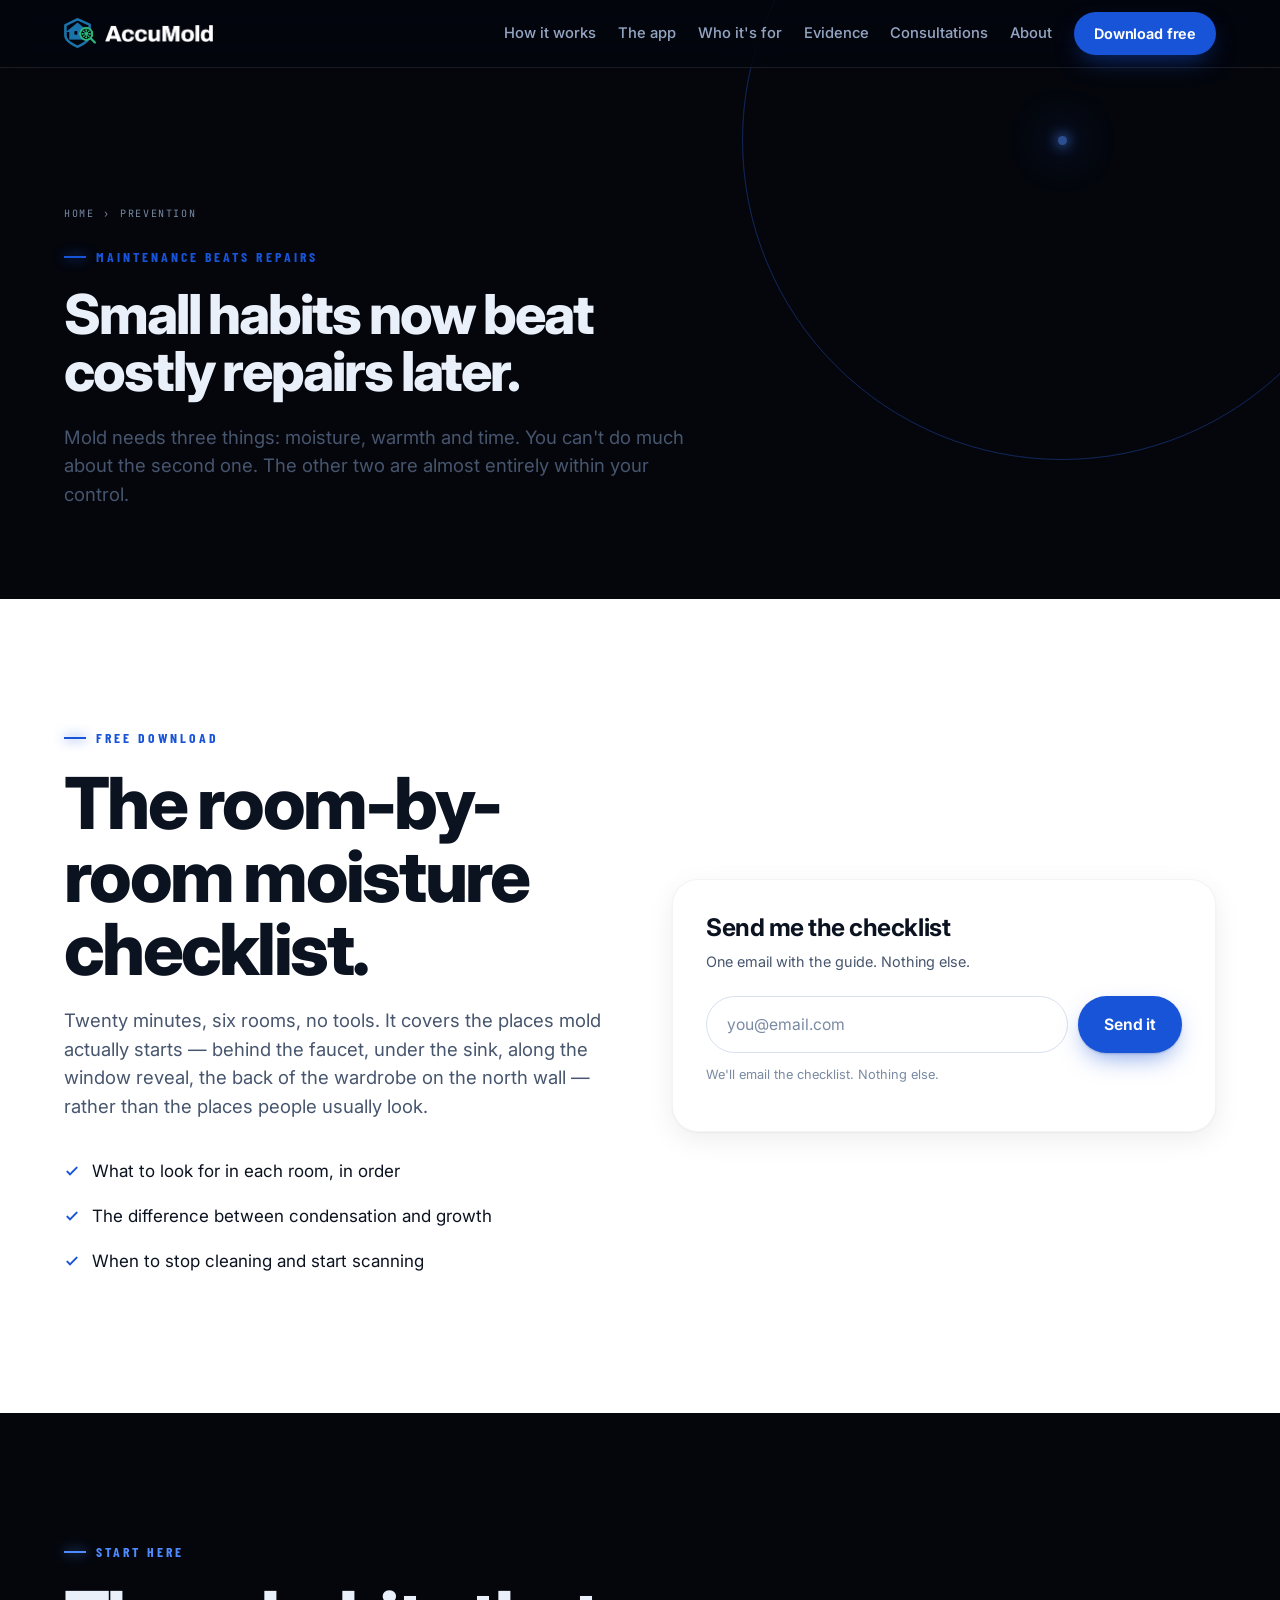
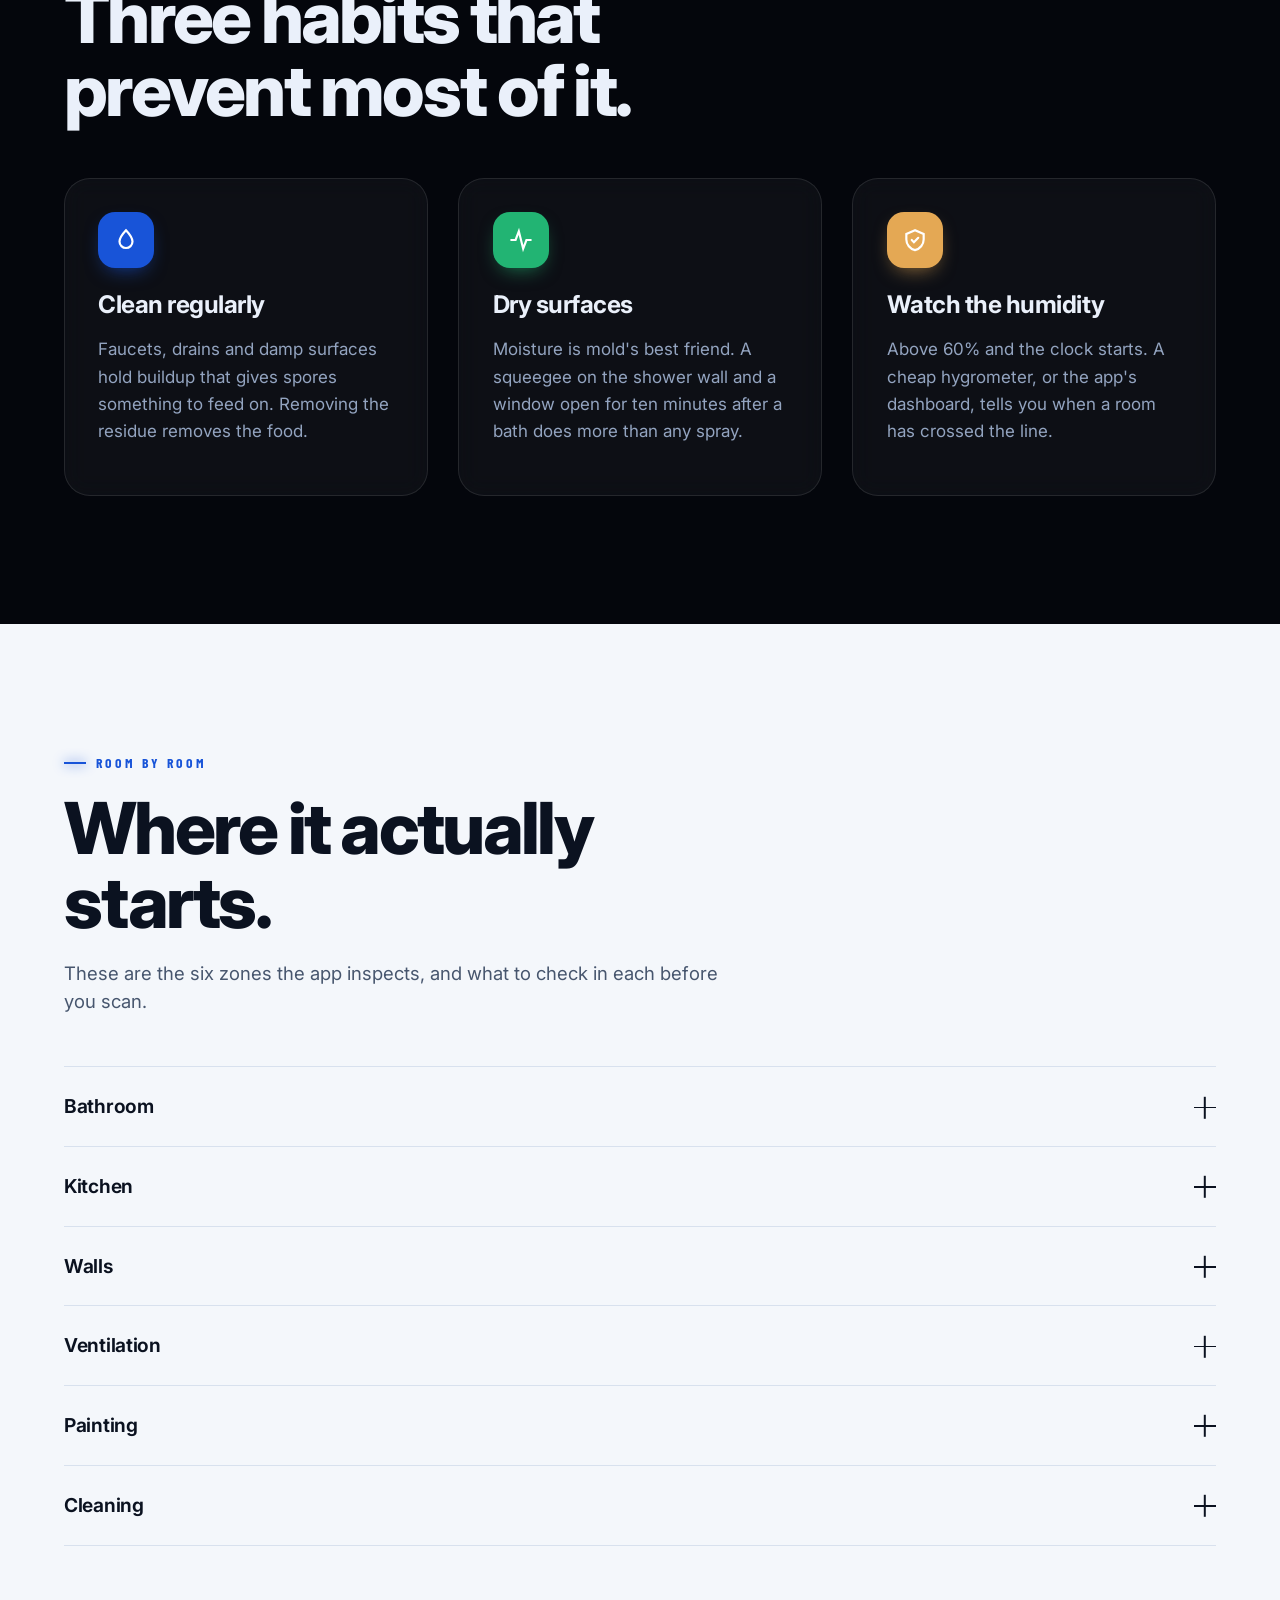
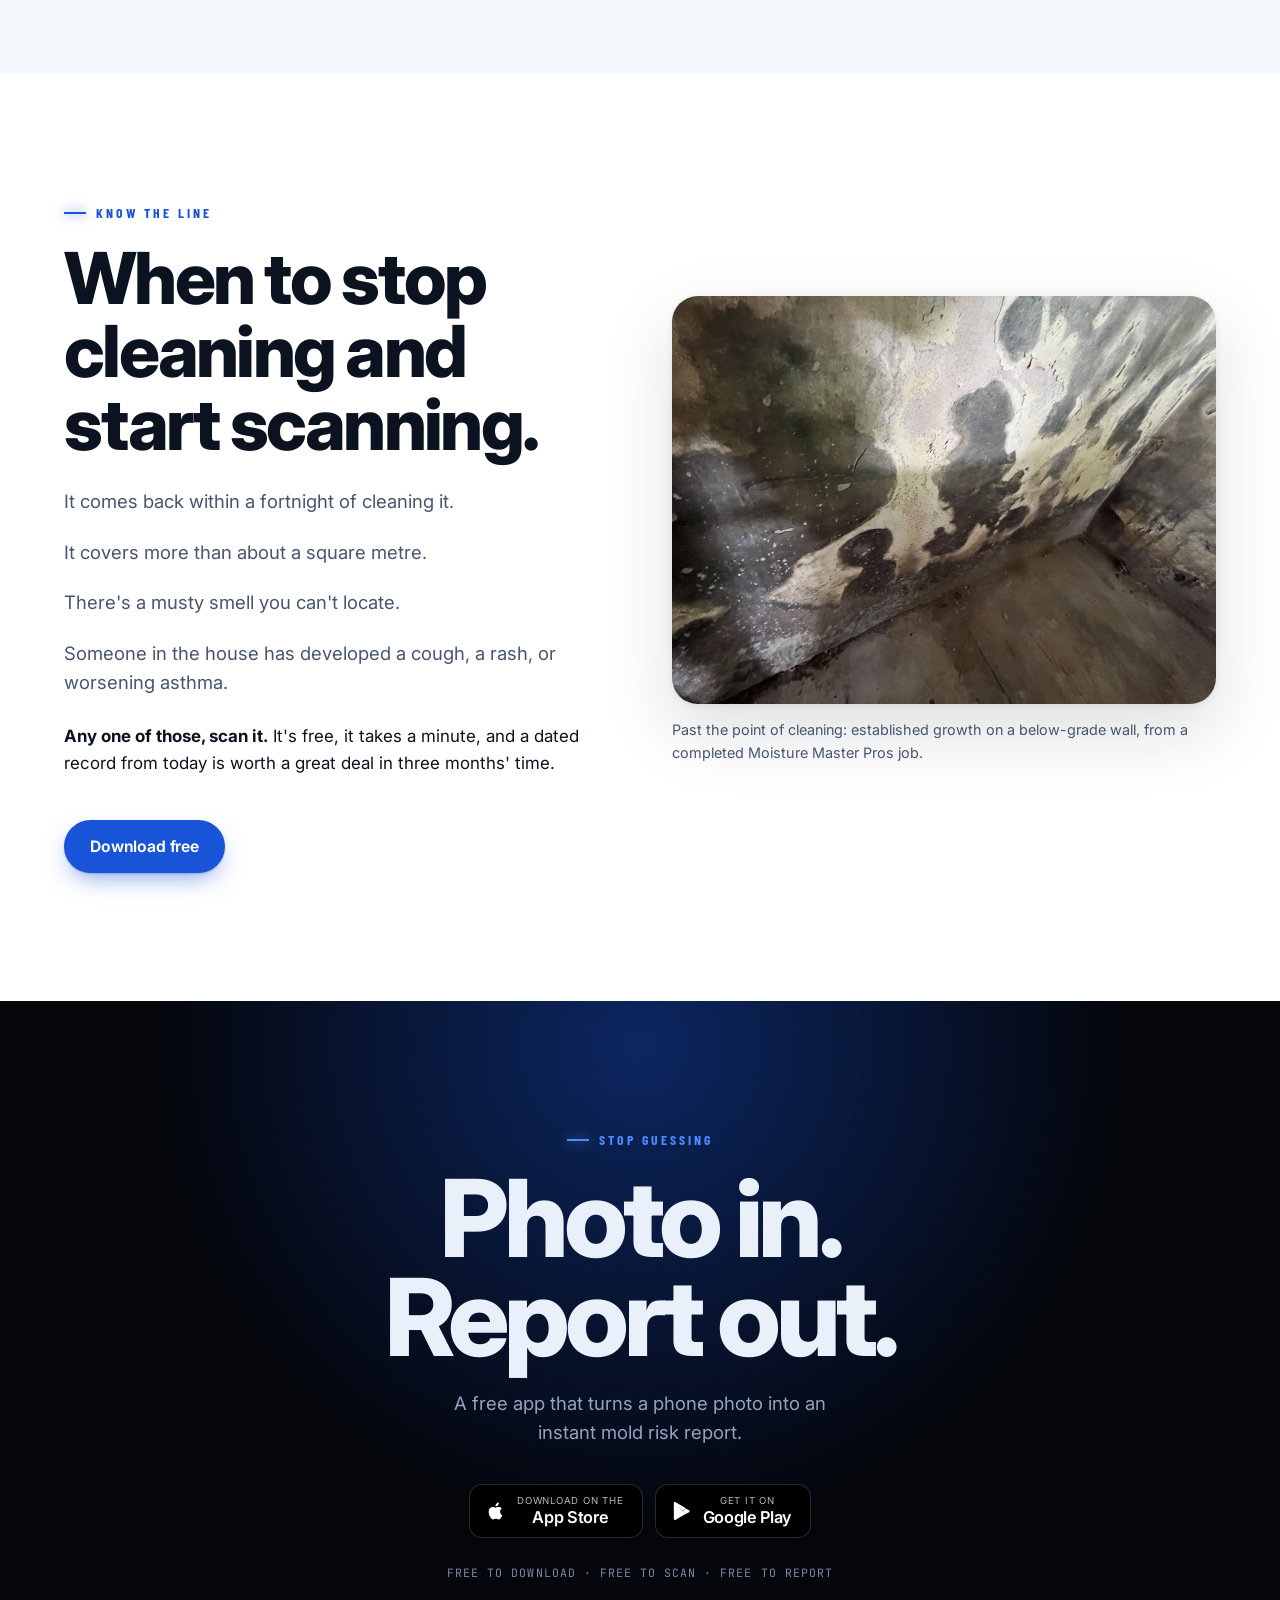
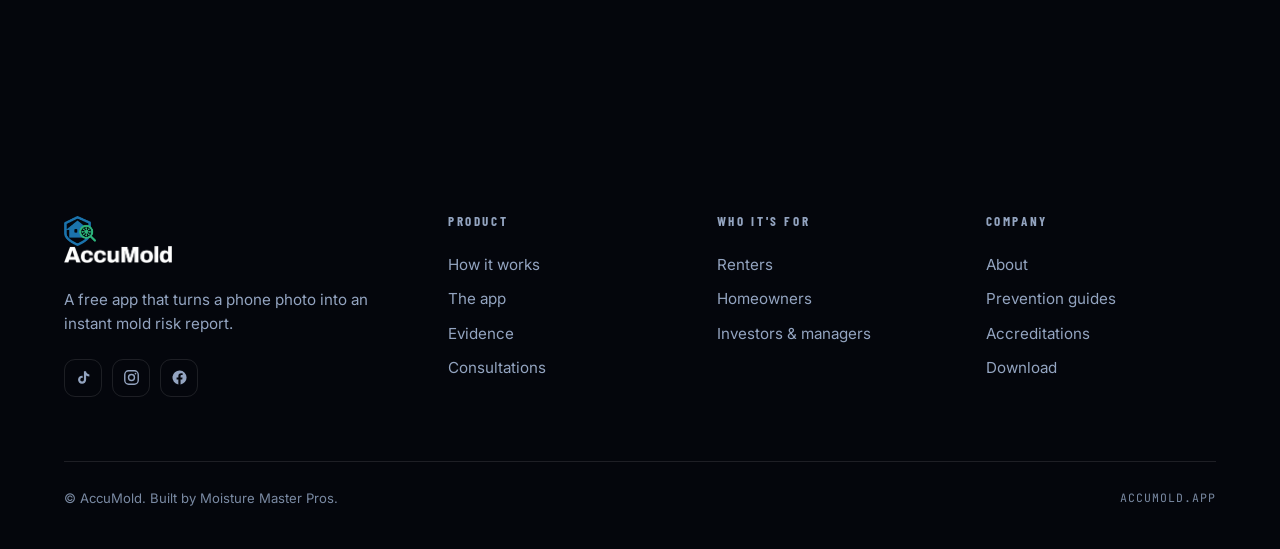
<file: resources.html>
<!doctype html>
<html lang="en">
<head>
<meta charset="utf-8">
<meta name="viewport" content="width=device-width, initial-scale=1">
<title>Mold prevention guides — AccuMold</title>
<meta name="description" content="The free room-by-room moisture checklist, the three habits that prevent most mold, and when to stop cleaning and start scanning.">
<link rel="icon" href="assets/ui/favicon.png">
<link rel="preconnect" href="https://fonts.googleapis.com">
<link rel="preconnect" href="https://fonts.gstatic.com" crossorigin>
<link href="https://fonts.googleapis.com/css2?family=Inter:wght@400;500;600;700;800&family=Barlow+Condensed:wght@600;700&family=JetBrains+Mono:wght@400;500&display=swap" rel="stylesheet">
<link rel="stylesheet" href="css/core.css?v=4">
<link rel="stylesheet" href="css/views.css?v=4">
</head>
<body>

<header class="nav" data-theme="dark">
  <div class="nav-in">
    <a class="brand" href="index.html" aria-label="AccuMold home">
      <img src="assets/ui/logo-mark.png" alt="">
      <img class="brand-word" src="assets/ui/logo-word.png" alt="AccuMold">
    </a>
    <div class="hud" data-hud>
      <span class="dot"></span>
      <span>Austin, TX</span>
      <span>RH <b data-rh>55%</b></span>
      <span>TEMP <b data-temp>93&deg;F</b></span>
    </div>
    <button class="burger" aria-expanded="false" aria-label="Menu"><i></i><i></i><i></i></button>
    <nav class="nav-links">
      <a class="nav-link" href="how-it-works.html">How it works</a>
      <a class="nav-link" href="app.html">The app</a>
      <a class="nav-link" href="who-its-for.html">Who it's for</a>
      <a class="nav-link" href="evidence.html">Evidence</a>
      <a class="nav-link" href="consultations.html">Consultations</a>
      <a class="nav-link" href="about.html">About</a>
      <a class="btn btn-sm nav-cta" href="index.html#download">Download free</a>
    </nav>
  </div>
</header>

<section class="phead">
  <div class="rings"><i></i><i></i><i></i><i></i><b></b></div>
  <div class="wrap" style="position:relative">
    <p class="crumb"><a href="index.html">Home</a> &rsaquo; <span>Prevention</span></p>
    <p class="eyebrow">Maintenance beats repairs</p>
    <h1 class="h1">Small habits now beat<br>costly repairs later.</h1>
    <p class="lede">Mold needs three things: moisture, warmth and time. You can't do much about the second one. The other two are almost entirely within your control.</p>
    
  </div>
</section>

<!-- ===== CHECKLIST CAPTURE ===== -->
<section class="sec">
  <div class="wrap">
    <div class="grid" style="grid-template-columns:1fr 1fr;gap:clamp(30px,5vw,72px);align-items:center">
      <div data-rise>
        <p class="eyebrow">Free download</p>
        <h2 class="h1">The room-by-room moisture checklist.</h2>
        <p class="lede" style="margin-top:20px">Twenty minutes, six rooms, no tools. It covers the places mold actually starts &mdash; behind the faucet, under the sink, along the window reveal, the back of the wardrobe on the north wall &mdash; rather than the places people usually look.</p>
        <ul style="list-style:none;padding:0;margin:28px 0 0">
          <li style="display:flex;gap:12px;padding:9px 0"><svg width="16" height="16" viewBox="0 0 24 24" fill="none" stroke="var(--blue)" stroke-width="3" stroke-linecap="round" style="flex:none;margin-top:5px"><path d="m5 13 4 4L19 7"/></svg><span>What to look for in each room, in order</span></li>
          <li style="display:flex;gap:12px;padding:9px 0"><svg width="16" height="16" viewBox="0 0 24 24" fill="none" stroke="var(--blue)" stroke-width="3" stroke-linecap="round" style="flex:none;margin-top:5px"><path d="m5 13 4 4L19 7"/></svg><span>The difference between condensation and growth</span></li>
          <li style="display:flex;gap:12px;padding:9px 0"><svg width="16" height="16" viewBox="0 0 24 24" fill="none" stroke="var(--blue)" stroke-width="3" stroke-linecap="round" style="flex:none;margin-top:5px"><path d="m5 13 4 4L19 7"/></svg><span>When to stop cleaning and start scanning</span></li>
        </ul>
      </div>
      <div class="card" data-rise data-d="1">
        <h3 class="h3" style="margin-bottom:8px">Send me the checklist</h3>
        <p class="small" style="margin:0 0 22px">One email with the guide. Nothing else.</p>
        <form data-capture>
          <div class="field">
            <input type="email" required placeholder="you@email.com" aria-label="Email address">
            <button class="btn" type="submit">Send it</button>
          </div>
          <p class="form-note">We'll email the checklist. Nothing else.</p>
        </form>
      </div>
    </div>
  </div>
</section>

<!-- ===== THE THREE HABITS ===== -->
<section class="sec dark">
  <div class="wrap">
    <div style="max-width:660px;margin-bottom:clamp(30px,4vw,54px)" data-rise>
      <p class="eyebrow">Start here</p>
      <h2 class="h1">Three habits that prevent most of it.</h2>
    </div>
    <div class="grid g-3">
      <article class="card" data-rise data-d="1">
        <div class="tile" style="margin-bottom:22px"><svg viewBox="0 0 24 24" fill="none" stroke="currentColor" stroke-width="2" stroke-linecap="round"><path d="M12 3s6 6.4 6 10.4A6 6 0 0 1 6 13.4C6 9.4 12 3 12 3Z"/></svg></div>
        <h3 class="h3">Clean regularly</h3>
        <p>Faucets, drains and damp surfaces hold buildup that gives spores something to feed on. Removing the residue removes the food.</p>
      </article>
      <article class="card" data-rise data-d="2">
        <div class="tile g" style="margin-bottom:22px"><svg viewBox="0 0 24 24" fill="none" stroke="currentColor" stroke-width="2" stroke-linecap="round"><path d="M3 12h4l3-8 4 16 3-8h4"/></svg></div>
        <h3 class="h3">Dry surfaces</h3>
        <p>Moisture is mold's best friend. A squeegee on the shower wall and a window open for ten minutes after a bath does more than any spray.</p>
      </article>
      <article class="card" data-rise data-d="3">
        <div class="tile a" style="margin-bottom:22px"><svg viewBox="0 0 24 24" fill="none" stroke="currentColor" stroke-width="2" stroke-linecap="round"><path d="M12 3 4 6.5v5c0 4.6 3.4 8.9 8 9.9 4.6-1 8-5.3 8-9.9v-5Z"/><path d="m9 12 2 2 4-4"/></svg></div>
        <h3 class="h3">Watch the humidity</h3>
        <p>Above 60% and the clock starts. A cheap hygrometer, or the app's dashboard, tells you when a room has crossed the line.</p>
      </article>
    </div>
  </div>
</section>

<!-- ===== ROOM BY ROOM ===== -->
<section class="sec paper">
  <div class="wrap">
    <div style="max-width:680px;margin-bottom:clamp(30px,4vw,50px)" data-rise>
      <p class="eyebrow">Room by room</p>
      <h2 class="h1">Where it actually starts.</h2>
      <p class="lede" style="margin-top:20px">These are the six zones the app inspects, and what to check in each before you scan.</p>
    </div>
    <div class="acc" data-rise data-d="1">
      <div class="acc-item"><button class="acc-btn" aria-expanded="false">Bathroom<i></i></button><div class="acc-panel"><p>Grout lines, the silicone seal around the bath, the ceiling directly above the shower, and the back of the extractor grille. If the extractor doesn't hold a sheet of paper against it when running, it isn't working.</p></div></div>
      <div class="acc-item"><button class="acc-btn" aria-expanded="false">Kitchen<i></i></button><div class="acc-panel"><p>Under the sink &mdash; the single most common starting point in the house. Also the wall behind the washing machine, the seal on the fridge door, and the back corners of base units on an exterior wall.</p></div></div>
      <div class="acc-item"><button class="acc-btn" aria-expanded="false">Walls<i></i></button><div class="acc-panel"><p>North-facing exterior walls, behind furniture pushed flat against them, and the reveals around window frames. Cold surfaces plus still air is where condensation settles and stays.</p></div></div>
      <div class="acc-item"><button class="acc-btn" aria-expanded="false">Ventilation<i></i></button><div class="acc-panel"><p>Trickle vents painted shut, extractor ducting that vents into a loft rather than outside, and blocked airbricks. Most damp problems in otherwise sound homes are ventilation problems.</p></div></div>
      <div class="acc-item"><button class="acc-btn" aria-expanded="false">Painting<i></i></button><div class="acc-panel"><p>Bubbling, flaking or discoloured paint is moisture telling you where it is. Painting over it traps the moisture and hides the evidence &mdash; scan it before you cover it.</p></div></div>
      <div class="acc-item"><button class="acc-btn" aria-expanded="false">Cleaning<i></i></button><div class="acc-panel"><p>Bleach removes the colour, not the colony &mdash; on a porous surface the roots survive and it returns. If a patch comes back after cleaning, that's your signal to scan rather than scrub again.</p></div></div>
    </div>
  </div>
</section>

<!-- ===== WHEN TO STOP ===== -->
<section class="sec">
  <div class="wrap">
    <div class="grid" style="grid-template-columns:1fr 1fr;gap:clamp(30px,5vw,72px);align-items:center">
      <div data-rise>
        <p class="eyebrow">Know the line</p>
        <h2 class="h1">When to stop cleaning and start scanning.</h2>
        <div class="stack" style="margin-top:26px">
          <p class="lede">It comes back within a fortnight of cleaning it.</p>
          <p class="lede">It covers more than about a square metre.</p>
          <p class="lede">There's a musty smell you can't locate.</p>
          <p class="lede">Someone in the house has developed a cough, a rash, or worsening asthma.</p>
        </div>
        <p style="margin-top:26px;font-size:1.06rem"><strong>Any one of those, scan it.</strong> It's free, it takes a minute, and a dated record from today is worth a great deal in three months' time.</p>
        <a class="btn" style="margin-top:26px" href="index.html#download">Download free</a>
      </div>
      <div data-rise data-d="1">
        <img src="assets/img/mold-11.jpg" alt="Established mold growth on a basement wall" style="border-radius:var(--r-lg);width:100%;aspect-ratio:4/3;object-fit:cover;box-shadow:var(--shadow-lift)">
        <p class="small" style="margin-top:14px">Past the point of cleaning: established growth on a below-grade wall, from a completed Moisture Master Pros job.</p>
      </div>
    </div>
  </div>
</section>

<section class="sec cta-band" id="download">
  <div class="glow"></div>
  <div class="wrap c" style="position:relative">
    <div data-rise>
      <p class="eyebrow c" style="color:var(--blue-glow)">Stop guessing</p>
      <h2 class="h-mega on-dark" style="margin-bottom:22px">Photo in.<br>Report out.</h2>
      <p class="lede" style="max-width:36ch;margin-inline:auto;color:var(--tx-inv-2)">A free app that turns a phone photo into an instant mold risk report.</p>
    </div>
    <div class="stores" style="justify-content:center;margin-top:38px" data-rise data-d="1">
      <a class="store" href="#"><svg width="22" height="22" viewBox="0 0 24 24" fill="currentColor"><path d="M16.4 12.8c0-2.3 1.9-3.4 2-3.5-1.1-1.6-2.8-1.8-3.4-1.8-1.4-.2-2.8.9-3.5.9s-1.8-.8-3-.8c-1.5 0-2.9.9-3.7 2.3-1.6 2.7-.4 6.8 1.1 9 .8 1.1 1.7 2.3 2.9 2.3 1.2 0 1.6-.7 3-.7s1.8.7 3 .7 2-1.1 2.8-2.2c.9-1.2 1.2-2.4 1.2-2.5 0 0-2.4-.9-2.4-3.7ZM14.2 5.6c.6-.8 1-1.9.9-3-.9 0-2 .6-2.7 1.4-.6.7-1.1 1.8-.9 2.9 1 0 2.1-.5 2.7-1.3Z"/></svg><div><span>Download on the</span><strong>App Store</strong></div></a>
      <a class="store" href="#"><svg width="22" height="22" viewBox="0 0 24 24" fill="currentColor"><path d="M3.6 2.3c-.3.3-.5.8-.5 1.5v16.4c0 .7.2 1.2.5 1.5l.1.1 9.2-9.2v-.2L3.6 2.3ZM16 15.3l-3-3v-.2l3-3 .1.1 3.6 2c1 .6 1 1.6 0 2.2l-3.7 1.9ZM15.9 15.4 12.8 12.3 3.6 21.5c.3.4.9.4 1.5.1l10.8-6.2M15.9 8.6 5.1 2.4c-.6-.4-1.2-.3-1.5.1l9.2 9.2 3.1-3.1Z"/></svg><div><span>Get it on</span><strong>Google Play</strong></div></a>
    </div>
    <p class="mono" style="color:var(--tx-3);margin-top:26px" data-rise data-d="2">Free to download &middot; Free to scan &middot; Free to report</p>
  </div>
</section>

<footer class="foot">
  <div class="wrap">
    <div class="foot-grid">
      <div>
        <a class="brand" href="index.html" style="margin-bottom:20px">
          <img src="assets/ui/logo-mark.png" alt="">
          <img class="brand-word" src="assets/ui/logo-word.png" alt="AccuMold" style="filter:brightness(0) invert(1)">
        </a>
        <p style="color:var(--tx-inv-2);font-size:.95rem;max-width:32ch;margin:0 0 22px">A free app that turns a phone photo into an instant mold risk report.</p>
        <div class="socials">
          <a href="#" aria-label="TikTok"><svg viewBox="0 0 24 24" fill="currentColor"><path d="M16.6 5.8a4.9 4.9 0 0 1-1-2.8h-3v12.2a2.6 2.6 0 1 1-1.8-2.5V9.5a5.7 5.7 0 1 0 4.9 5.6V9.1a8 8 0 0 0 4.6 1.5v-3a4.8 4.8 0 0 1-3.7-1.8Z"/></svg></a>
          <a href="#" aria-label="Instagram"><svg viewBox="0 0 24 24" fill="none" stroke="currentColor" stroke-width="2"><rect x="2.5" y="2.5" width="19" height="19" rx="5.5"/><circle cx="12" cy="12" r="4.2"/><circle cx="17.6" cy="6.4" r="1.2" fill="currentColor" stroke="none"/></svg></a>
          <a href="#" aria-label="Facebook"><svg viewBox="0 0 24 24" fill="currentColor"><path d="M22 12a10 10 0 1 0-11.6 9.9v-7H7.9V12h2.5V9.8c0-2.5 1.5-3.9 3.8-3.9 1.1 0 2.2.2 2.2.2v2.5h-1.3c-1.2 0-1.6.8-1.6 1.6V12h2.8l-.4 2.9h-2.4v7A10 10 0 0 0 22 12Z"/></svg></a>
        </div>
      </div>
      <div>
        <h4>Product</h4>
        <a href="how-it-works.html">How it works</a>
        <a href="app.html">The app</a>
        <a href="evidence.html">Evidence</a>
        <a href="consultations.html">Consultations</a>
      </div>
      <div>
        <h4>Who it's for</h4>
        <a href="who-its-for.html#renter">Renters</a>
        <a href="who-its-for.html#homeowner">Homeowners</a>
        <a href="who-its-for.html#stakeholder">Investors &amp; managers</a>
      </div>
      <div>
        <h4>Company</h4>
        <a href="about.html">About</a>
        <a href="resources.html">Prevention guides</a>
        <a href="about.html#trust">Accreditations</a>
        <a href="index.html#download">Download</a>
      </div>
    </div>
    <div class="foot-base">
      <span>&copy; AccuMold. Built by Moisture Master Pros.</span>
      <span class="mono">accumold.app</span>
    </div>
  </div>
</footer>

<script src="js/core.js?v=4"></script>
<script src="js/scan.js?v=4"></script>
</body>
</html>
</file>
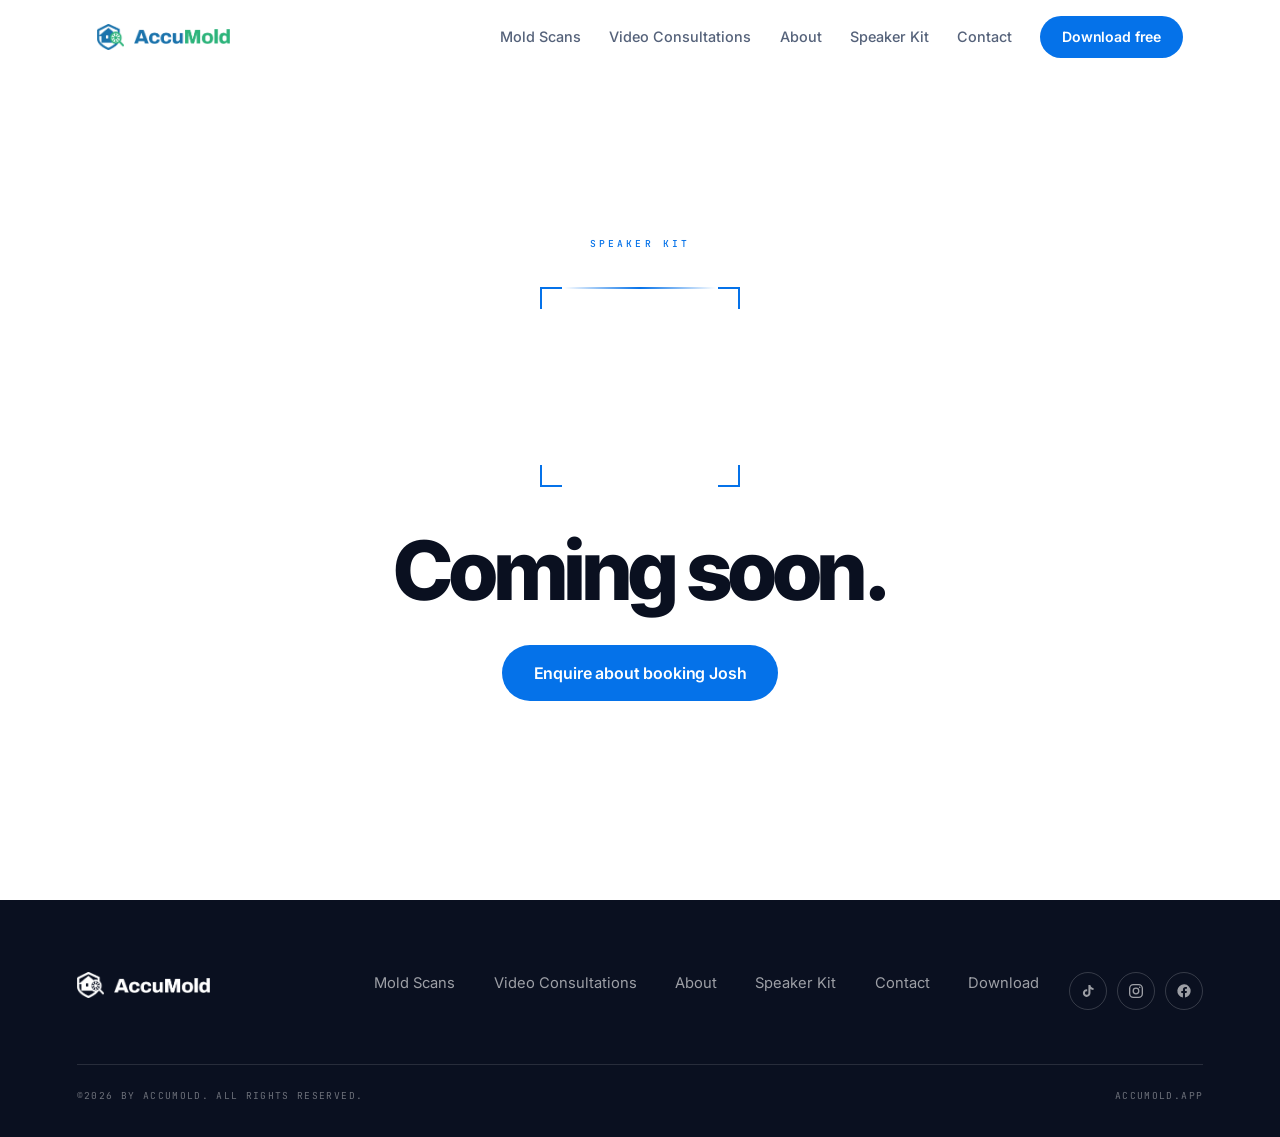
<file: speaker-kit.html>
<!doctype html>
<html lang="en">
<head>
<meta charset="utf-8">
<meta name="viewport" content="width=device-width, initial-scale=1">
<title>Speaker Kit | AccuMold</title>
<meta name="description" content="Press and speaker materials for Josh Kent, founder of AccuMold. Bio, photography, video and fact sheet, coming soon.">
<link rel="icon" href="assets/ui/favicon.png">
<meta name="robots" content="noindex, follow">
<link rel="canonical" href="https://accumold.app/speaker-kit">
<meta name="theme-color" content="#0572E9">
<meta name="apple-itunes-app" content="app-id=6756345105">
<link rel="apple-touch-icon" href="assets/ui/apple-touch-icon.png">
<meta property="og:type" content="website">
<meta property="og:site_name" content="AccuMold">
<meta property="og:locale" content="en_US">
<meta property="og:url" content="https://accumold.app/speaker-kit">
<meta property="og:title" content="Speaker Kit | AccuMold">
<meta property="og:description" content="Press and speaker materials for Josh Kent, founder of AccuMold. Bio, photography, video and fact sheet, coming soon.">
<meta property="og:image" content="https://accumold.app/assets/og/accumold-og.jpg">
<meta property="og:image:width" content="1200">
<meta property="og:image:height" content="630">
<meta property="og:image:alt" content="The AccuMold app on a phone, with App Store and Google Play badges">
<meta name="twitter:card" content="summary_large_image">
<meta name="twitter:title" content="Speaker Kit | AccuMold">
<meta name="twitter:description" content="Press and speaker materials for Josh Kent, founder of AccuMold. Bio, photography, video and fact sheet, coming soon.">
<meta name="twitter:image" content="https://accumold.app/assets/og/accumold-og.jpg">
<script type="application/ld+json">
{
 "@context": "https://schema.org",
 "@graph": [
  {
   "@type": "Organization",
   "@id": "https://accumold.app/#organization",
   "name": "AccuMold",
   "url": "https://accumold.app/",
   "logo": {
    "@type": "ImageObject",
    "url": "https://accumold.app/assets/press/accumold-logo-full.png",
    "width": 869,
    "height": 582
   },
   "slogan": "Photo in. Report out.",
   "description": "AccuMold makes a free app that turns a phone photo into an instant mold risk report, and offers live video consultations with certified mold experts.",
   "founder": {
    "@id": "https://accumold.app/about#josh-kent"
   },
   "sameAs": [
    "https://www.tiktok.com/@accumold",
    "https://www.instagram.com/accumold/",
    "https://www.facebook.com/people/Accumold/61593454559714/",
    "https://apps.apple.com/us/app/accumold-ai-mold-detector/id6756345105",
    "https://play.google.com/store/apps/details?id=com.accumold.ai"
   ]
  },
  {
   "@type": "WebSite",
   "@id": "https://accumold.app/#website",
   "url": "https://accumold.app/",
   "name": "AccuMold",
   "publisher": {
    "@id": "https://accumold.app/#organization"
   },
   "inLanguage": "en-US"
  }
 ]
}
</script>
<link rel="preconnect" href="https://fonts.googleapis.com">
<link rel="preconnect" href="https://fonts.gstatic.com" crossorigin>
<link href="https://fonts.googleapis.com/css2?family=Inter:wght@400;500;600;700;800&family=Inter+Tight:wght@600;700;800&family=JetBrains+Mono:wght@400;500&display=swap" rel="stylesheet">
<link rel="stylesheet" href="css/v2.css?v=135">
<script>
/* Set before the loader can paint, so a repeat page hides it with no flash.
   sessionStorage, not localStorage: once per visit, and a person coming back
   tomorrow gets the loader again. try/catch because storage throws outright
   in some privacy modes. */
try{ if(sessionStorage.getItem('am-seen')) document.documentElement.className += ' seen'; }catch(e){}
</script>
<style>
/* Loader. Timed entirely in CSS — if the JS never runs, or throws, the page
   still uncovers itself on schedule. */
html.seen #load{ display:none }
#load{
  position:fixed; inset:0; z-index:9999; background:#fff;
  display:flex; flex-direction:column; align-items:center; justify-content:center; gap:24px;
  animation:ldOut .5s cubic-bezier(.16,1,.3,1) 1.85s forwards;
}
#load .ld-lens{ position:relative; width:104px; height:104px; display:grid; place-items:center; }
#load .ld-lens b{ position:absolute; width:17px; height:17px; border:2px solid #0572E9; }
#load .ld-lens b:nth-child(1){ top:0; left:0; border-right:0; border-bottom:0 }
#load .ld-lens b:nth-child(2){ top:0; right:0; border-left:0; border-bottom:0 }
#load .ld-lens b:nth-child(3){ bottom:0; right:0; border-left:0; border-top:0 }
#load .ld-lens b:nth-child(4){ bottom:0; left:0; border-right:0; border-top:0 }
#load .ld-sweep{
  position:absolute; left:9%; right:9%; top:0; height:1.5px;
  background:linear-gradient(90deg,transparent,#0572E9,transparent);
  z-index:2; animation:ldSweep 1.15s ease-in-out infinite;
}
#load img{ width:42px; height:auto; }
#load .ld-bar{ width:132px; height:2px; border-radius:2px; background:rgba(5,114,233,.16); overflow:hidden; }
#load .ld-bar i{ display:block; height:100%; width:0; background:#0572E9; animation:ldFill 1.85s cubic-bezier(.45,0,.15,1) forwards; }
@keyframes ldSweep{ 0%,100%{ top:4%; opacity:0 } 14%,86%{ opacity:1 } 50%{ top:calc(96% - 1.5px) } }
@keyframes ldFill{ to{ width:100% } }
@keyframes ldOut{ to{ opacity:0; visibility:hidden; pointer-events:none } }
@media(prefers-reduced-motion:reduce){
  #load{ animation-delay:.2s }
  #load .ld-sweep{ animation:none; top:50%; opacity:.5 }
  #load .ld-bar i{ animation-duration:.2s }
}
</style>
</head>
<body>

<div id="load" aria-hidden="true">
  <div class="ld-lens">
    <b></b><b></b><b></b><b></b>
    <i class="ld-sweep"></i>
    <img src="assets/ui/logo-mark.png" alt="">
  </div>
  <div class="ld-bar"><i></i></div>
</div>

<script>
/* The CSS animation does the fade, but animations are paused in a hidden tab.
   A timer still fires there, so this guarantees the loader is gone either way.
   Inline and immediate, so it does not wait on v2.js. */
try{ sessionStorage.setItem('am-seen','1'); }catch(e){}
setTimeout(function(){ var l = document.getElementById('load'); if (l) l.remove(); }, 2400);
</script>


<header class="nav" data-on="white">
  <div class="nav-in">
    <a class="brand" href="./" aria-label="AccuMold">
      <img src="assets/ui/logo-mark.png" alt="">
      <img class="word" src="assets/ui/logo-word.png" alt="AccuMold">
    </a>
    <button class="burger" aria-expanded="false" aria-label="Menu"><i></i><i></i><i></i></button>
    <nav class="links">
      <a href="./#how">Mold Scans</a>
      <!-- Reporting: hidden 9.16.26 on Josh's instruction until the page exists. Restore this link when it does. -->
      <a href="consultations">Video Consultations</a>
      <a href="about">About</a>
      <a href="speaker-kit">Speaker Kit</a>
      <a href="contact">Contact</a>
      <a class="b" href="./#get">Download free</a>
    </nav>
  </div>
</header>

<section class="panel">
  <div class="inner mid">
    <p class="kicker" data-r>Speaker Kit</p>

    <div class="jlens" data-r data-d="1" aria-hidden="true">
      <b></b><b></b><b></b><b></b>
      <i class="sweep"></i>
    </div>

    <h1 class="d2" data-r data-d="2">Coming soon.</h1>
    <div class="row mid" style="margin-top:clamp(28px,4vh,42px)" data-r data-d="4">
      <a class="b" href="contact">Enquire about booking Josh</a>
    </div>
  </div>
</section>

<footer class="foot">
  <div class="foot-in">
    <div class="foot-top">
      <a class="brand" href="./">
        <img src="assets/ui/logo-mark.png" alt="" style="filter:brightness(0) invert(1)">
        <img class="word" src="assets/ui/logo-word.png" alt="AccuMold" style="filter:brightness(0) invert(1)">
      </a>
      <nav class="foot-nav">
        <a href="./#how">Mold Scans</a>
        <!-- Reporting: hidden 9.16.26 on Josh's instruction until the page exists. Restore this link when it does. -->
        <a href="consultations">Video Consultations</a>
        <a href="about">About</a>
        <a href="speaker-kit">Speaker Kit</a>
        <a href="contact">Contact</a>
        <a href="./#get">Download</a>
      </nav>
      <div class="socials">
        <a href="https://www.tiktok.com/@accumold" target="_blank" rel="noopener" aria-label="TikTok"><svg viewBox="0 0 24 24" fill="currentColor"><path d="M16.6 5.8a4.9 4.9 0 0 1-1-2.8h-3v12.2a2.6 2.6 0 1 1-1.8-2.5V9.5a5.7 5.7 0 1 0 4.9 5.6V9.1a8 8 0 0 0 4.6 1.5v-3a4.8 4.8 0 0 1-3.7-1.8Z"/></svg></a>
        <a href="https://www.instagram.com/accumold/" target="_blank" rel="noopener" aria-label="Instagram"><svg viewBox="0 0 24 24" fill="none" stroke="currentColor" stroke-width="2"><rect x="2.5" y="2.5" width="19" height="19" rx="5.5"/><circle cx="12" cy="12" r="4.2"/><circle cx="17.6" cy="6.4" r="1.2" fill="currentColor" stroke="none"/></svg></a>
        <a href="https://www.facebook.com/people/Accumold/61593454559714/" target="_blank" rel="noopener" aria-label="Facebook"><svg viewBox="0 0 24 24" fill="currentColor"><path d="M22 12a10 10 0 1 0-11.6 9.9v-7H7.9V12h2.5V9.8c0-2.5 1.5-3.9 3.8-3.9 1.1 0 2.2.2 2.2.2v2.5h-1.3c-1.2 0-1.6.8-1.6 1.6V12h2.8l-.4 2.9h-2.4v7A10 10 0 0 0 22 12Z"/></svg></a>
      </div>
    </div>
    <div class="foot-base">
      <span>&copy;2026 by AccuMold. All rights reserved.</span>
      <span>accumold.app</span>
    </div>
  </div>
</footer>

<script src="js/v2.js?v=135"></script>
</body>
</html>
</file>
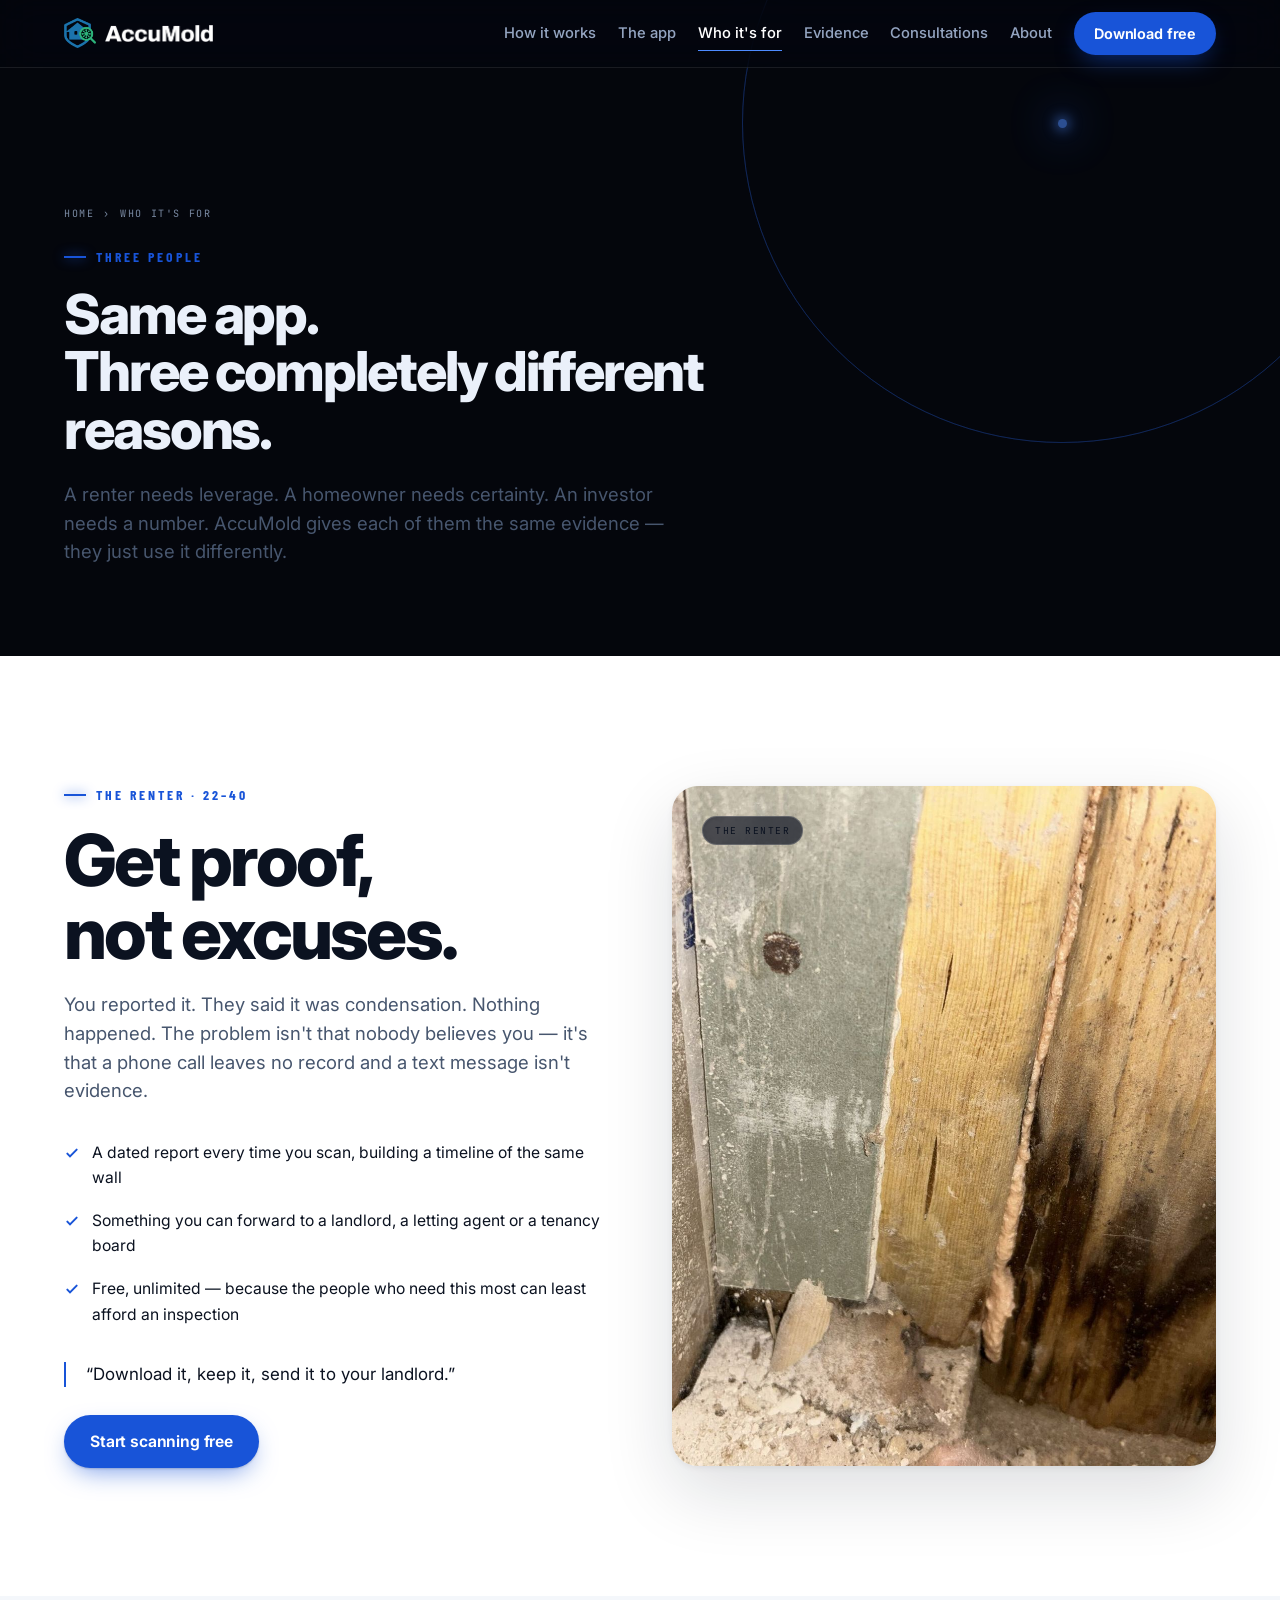
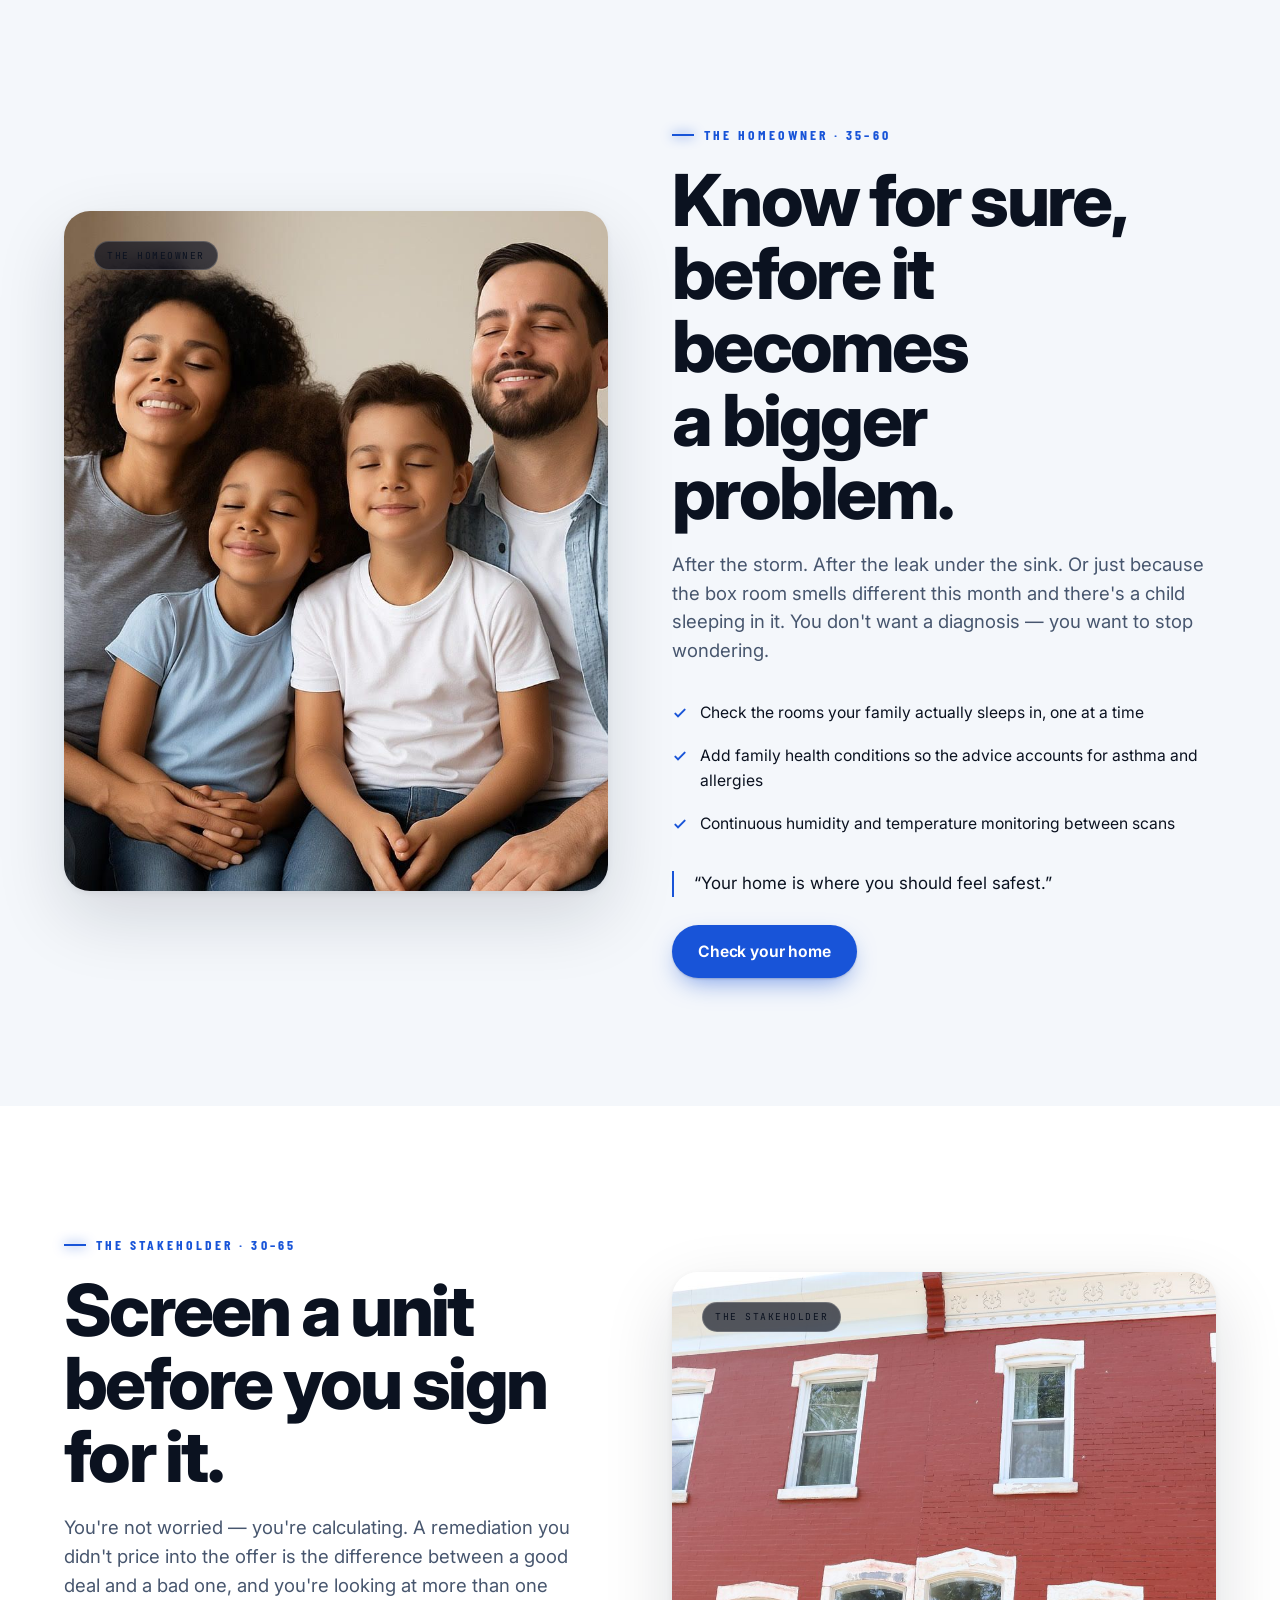
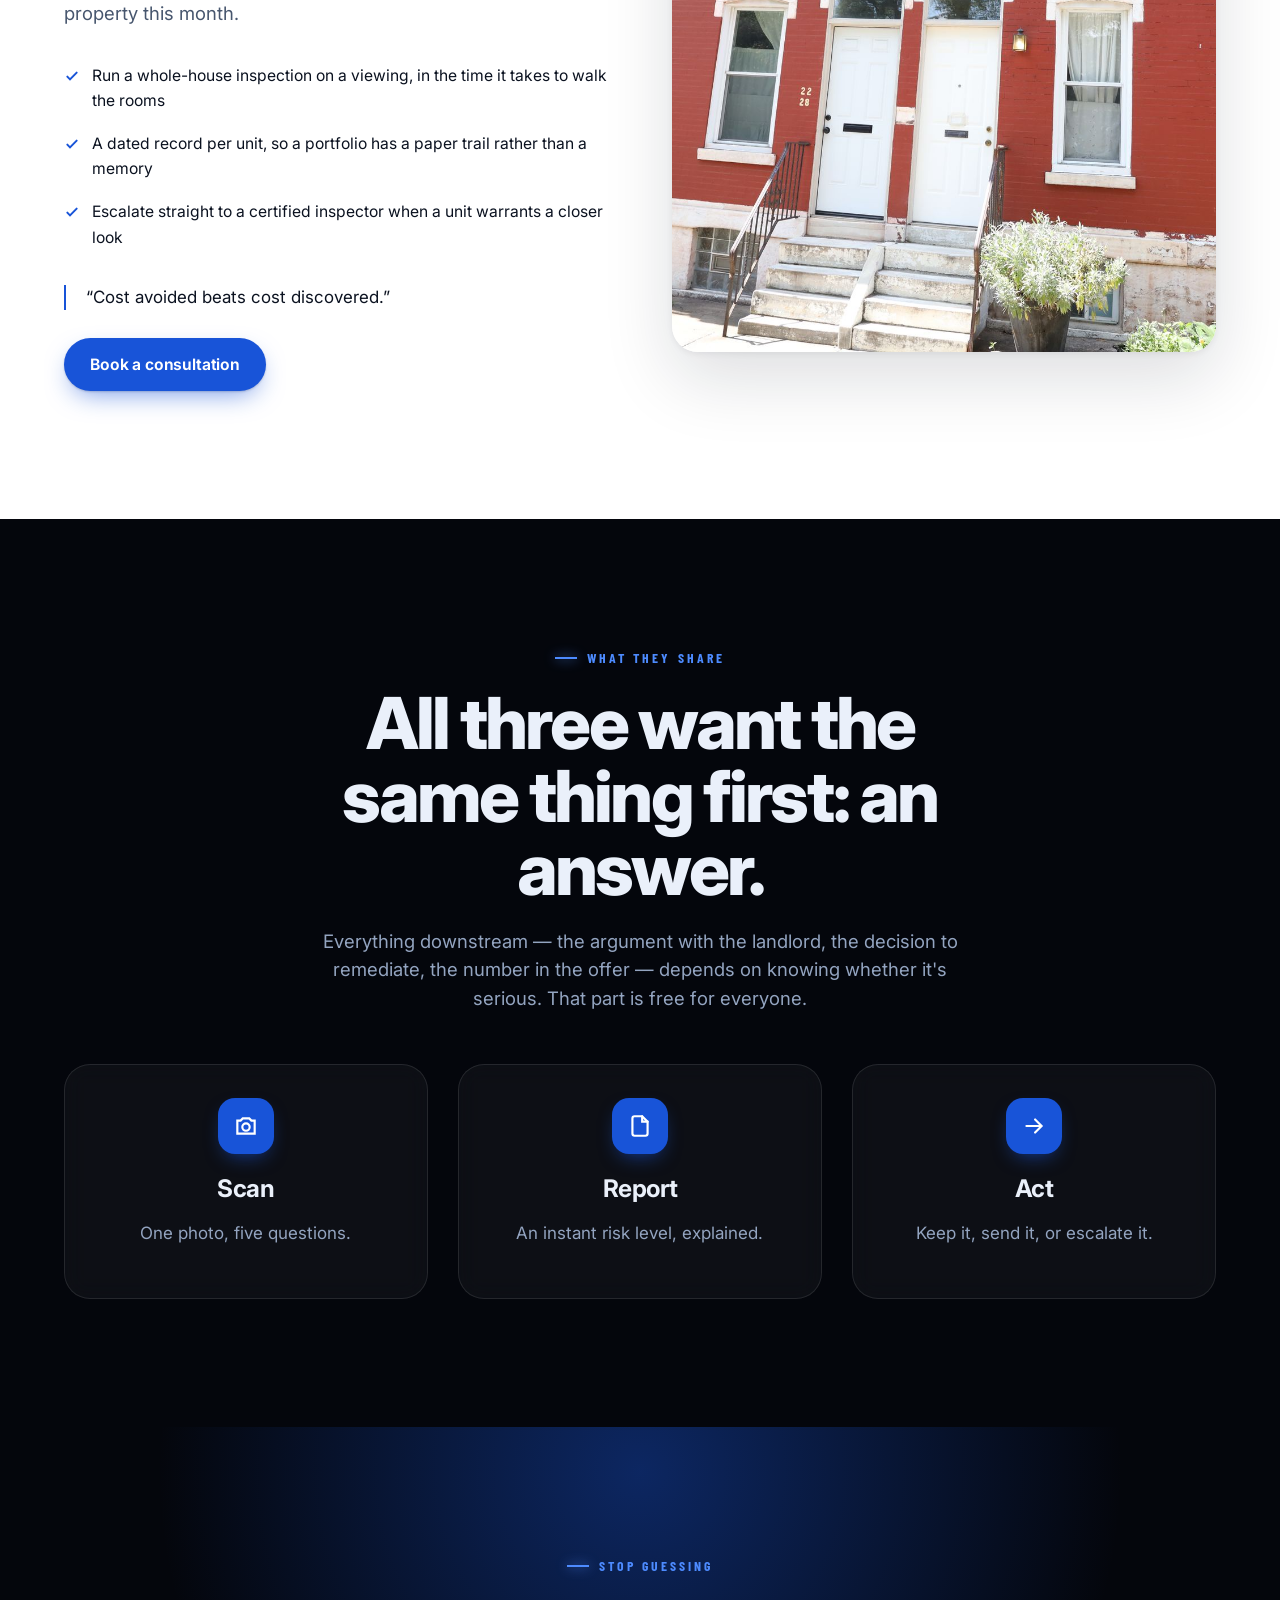
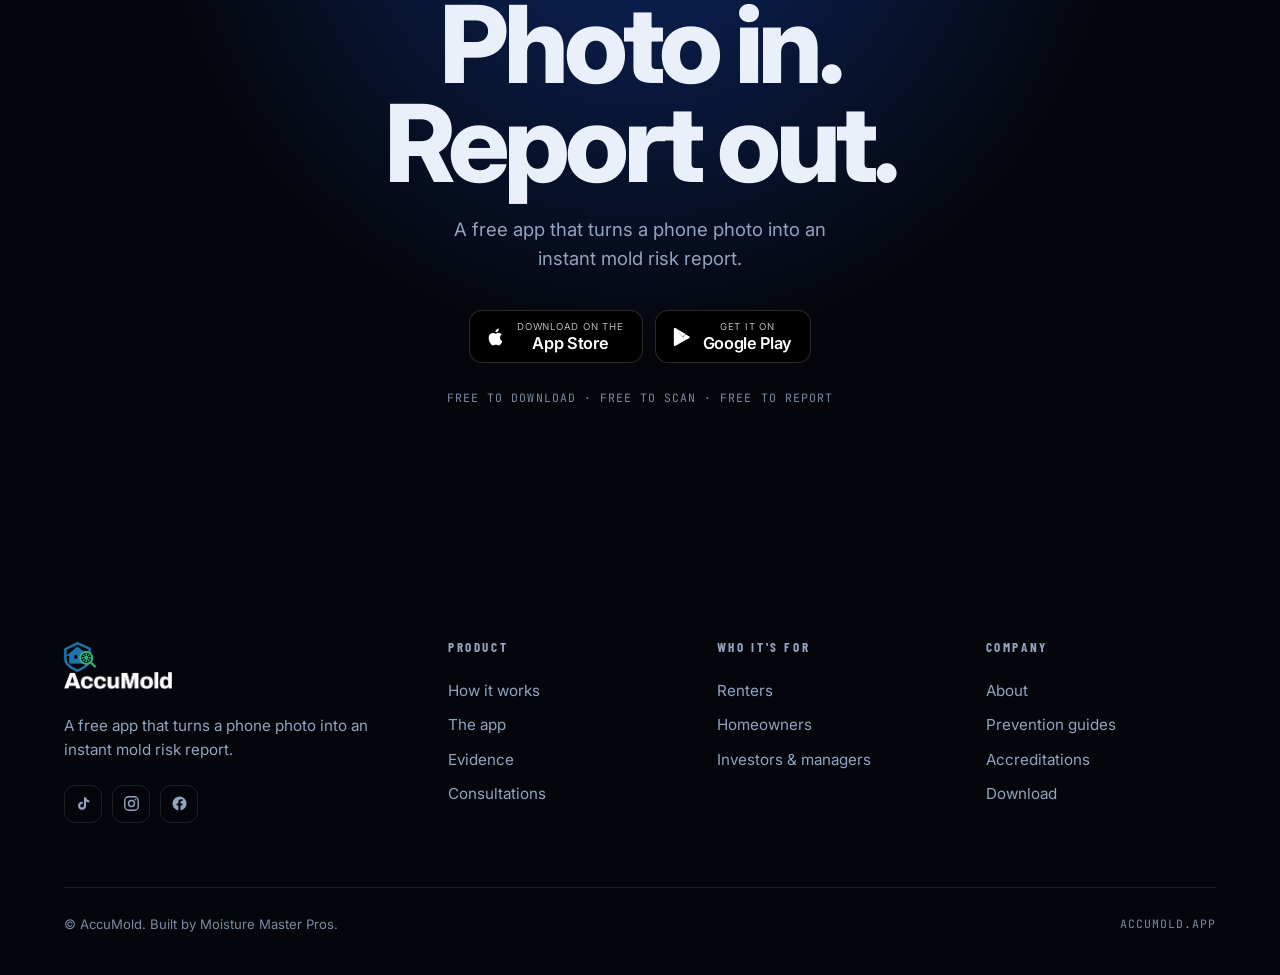
<file: who-its-for.html>
<!doctype html>
<html lang="en">
<head>
<meta charset="utf-8">
<meta name="viewport" content="width=device-width, initial-scale=1">
<title>Who AccuMold is for — renters, homeowners, investors</title>
<meta name="description" content="Renters get proof instead of excuses. Homeowners get certainty. Investors and property managers screen a unit before they sign.">
<link rel="icon" href="assets/ui/favicon.png">
<link rel="preconnect" href="https://fonts.googleapis.com">
<link rel="preconnect" href="https://fonts.gstatic.com" crossorigin>
<link href="https://fonts.googleapis.com/css2?family=Inter:wght@400;500;600;700;800&family=Barlow+Condensed:wght@600;700&family=JetBrains+Mono:wght@400;500&display=swap" rel="stylesheet">
<link rel="stylesheet" href="css/core.css?v=4">
<link rel="stylesheet" href="css/views.css?v=4">
</head>
<body>

<header class="nav" data-theme="dark">
  <div class="nav-in">
    <a class="brand" href="index.html" aria-label="AccuMold home">
      <img src="assets/ui/logo-mark.png" alt="">
      <img class="brand-word" src="assets/ui/logo-word.png" alt="AccuMold">
    </a>
    <div class="hud" data-hud>
      <span class="dot"></span>
      <span>Austin, TX</span>
      <span>RH <b data-rh>55%</b></span>
      <span>TEMP <b data-temp>93&deg;F</b></span>
    </div>
    <button class="burger" aria-expanded="false" aria-label="Menu"><i></i><i></i><i></i></button>
    <nav class="nav-links">
      <a class="nav-link" href="how-it-works.html">How it works</a>
      <a class="nav-link" href="app.html">The app</a>
      <a class="nav-link" href="who-its-for.html">Who it's for</a>
      <a class="nav-link" href="evidence.html">Evidence</a>
      <a class="nav-link" href="consultations.html">Consultations</a>
      <a class="nav-link" href="about.html">About</a>
      <a class="btn btn-sm nav-cta" href="index.html#download">Download free</a>
    </nav>
  </div>
</header>

<section class="phead">
  <div class="rings"><i></i><i></i><i></i><i></i><b></b></div>
  <div class="wrap" style="position:relative">
    <p class="crumb"><a href="index.html">Home</a> &rsaquo; <span>Who it's for</span></p>
    <p class="eyebrow">Three people</p>
    <h1 class="h1">Same app.<br>Three completely different reasons.</h1>
    <p class="lede">A renter needs leverage. A homeowner needs certainty. An investor needs a number. AccuMold gives each of them the same evidence &mdash; they just use it differently.</p>
    
  </div>
</section>

<section class="sec" id="renter">
  <div class="wrap">
    <div class="grid" style="grid-template-columns:1fr 1fr;gap:clamp(30px,5vw,76px);align-items:center">
      <div data-rise>
        <p class="eyebrow">The renter &middot; 22&ndash;40</p>
        <h2 class="h1">Get proof,<br>not excuses.</h2>
        <p class="lede" style="margin-top:20px">You reported it. They said it was condensation. Nothing happened. The problem isn't that nobody believes you &mdash; it's that a phone call leaves no record and a text message isn't evidence.</p>
        <ul style="list-style:none;padding:0;margin:26px 0"><li style="display:flex;gap:12px;padding:9px 0;font-size:.98rem"><svg width="16" height="16" viewBox="0 0 24 24" fill="none" stroke="var(--blue)" stroke-width="3" stroke-linecap="round" style="flex:none;margin-top:5px"><path d="m5 13 4 4L19 7"/></svg><span>A dated report every time you scan, building a timeline of the same wall</span></li><li style="display:flex;gap:12px;padding:9px 0;font-size:.98rem"><svg width="16" height="16" viewBox="0 0 24 24" fill="none" stroke="var(--blue)" stroke-width="3" stroke-linecap="round" style="flex:none;margin-top:5px"><path d="m5 13 4 4L19 7"/></svg><span>Something you can forward to a landlord, a letting agent or a tenancy board</span></li><li style="display:flex;gap:12px;padding:9px 0;font-size:.98rem"><svg width="16" height="16" viewBox="0 0 24 24" fill="none" stroke="var(--blue)" stroke-width="3" stroke-linecap="round" style="flex:none;margin-top:5px"><path d="m5 13 4 4L19 7"/></svg><span>Free, unlimited &mdash; because the people who need this most can least afford an inspection</span></li></ul>
        <blockquote style="margin:0 0 28px;padding-left:20px;border-left:2px solid var(--blue);font-size:1.06rem;line-height:1.5">&ldquo;Download it, keep it, send it to your landlord.&rdquo;</blockquote>
        <a class="btn" href="index.html#download">Start scanning free</a>
      </div>
      <div data-rise data-d="1" style="position:relative;border-radius:var(--r-lg);overflow:hidden;box-shadow:var(--shadow-lift)">
        <img src="assets/img/mold-02.jpg" alt="Black mold streaking down a rented apartment wall" style="width:100%;aspect-ratio:4/5;object-fit:cover">
        <span class="av-tag" style="background:rgba(4,10,26,.66)">The renter</span>
      </div>
    </div>
  </div>
</section>

<section class="sec paper" id="homeowner">
  <div class="wrap">
    <div class="grid" style="grid-template-columns:1fr 1fr;gap:clamp(30px,5vw,76px);align-items:center">
      <div data-rise data-d="1" style="position:relative;border-radius:var(--r-lg);overflow:hidden;box-shadow:var(--shadow-lift)">
        <img src="assets/img/family.jpg" alt="A family at home" style="width:100%;aspect-ratio:4/5;object-fit:cover">
        <span class="av-tag" style="background:rgba(4,10,26,.66)">The homeowner</span>
      </div>
      <div data-rise>
        <p class="eyebrow">The homeowner &middot; 35&ndash;60</p>
        <h2 class="h1">Know for sure,<br>before it becomes<br>a bigger problem.</h2>
        <p class="lede" style="margin-top:20px">After the storm. After the leak under the sink. Or just because the box room smells different this month and there's a child sleeping in it. You don't want a diagnosis &mdash; you want to stop wondering.</p>
        <ul style="list-style:none;padding:0;margin:26px 0"><li style="display:flex;gap:12px;padding:9px 0;font-size:.98rem"><svg width="16" height="16" viewBox="0 0 24 24" fill="none" stroke="var(--blue)" stroke-width="3" stroke-linecap="round" style="flex:none;margin-top:5px"><path d="m5 13 4 4L19 7"/></svg><span>Check the rooms your family actually sleeps in, one at a time</span></li><li style="display:flex;gap:12px;padding:9px 0;font-size:.98rem"><svg width="16" height="16" viewBox="0 0 24 24" fill="none" stroke="var(--blue)" stroke-width="3" stroke-linecap="round" style="flex:none;margin-top:5px"><path d="m5 13 4 4L19 7"/></svg><span>Add family health conditions so the advice accounts for asthma and allergies</span></li><li style="display:flex;gap:12px;padding:9px 0;font-size:.98rem"><svg width="16" height="16" viewBox="0 0 24 24" fill="none" stroke="var(--blue)" stroke-width="3" stroke-linecap="round" style="flex:none;margin-top:5px"><path d="m5 13 4 4L19 7"/></svg><span>Continuous humidity and temperature monitoring between scans</span></li></ul>
        <blockquote style="margin:0 0 28px;padding-left:20px;border-left:2px solid var(--blue);font-size:1.06rem;line-height:1.5">&ldquo;Your home is where you should feel safest.&rdquo;</blockquote>
        <a class="btn" href="index.html#download">Check your home</a>
      </div>
    </div>
  </div>
</section>

<section class="sec" id="stakeholder">
  <div class="wrap">
    <div class="grid" style="grid-template-columns:1fr 1fr;gap:clamp(30px,5vw,76px);align-items:center">
      <div data-rise>
        <p class="eyebrow">The stakeholder &middot; 30&ndash;65</p>
        <h2 class="h1">Screen a unit<br>before you sign for it.</h2>
        <p class="lede" style="margin-top:20px">You're not worried &mdash; you're calculating. A remediation you didn't price into the offer is the difference between a good deal and a bad one, and you're looking at more than one property this month.</p>
        <ul style="list-style:none;padding:0;margin:26px 0"><li style="display:flex;gap:12px;padding:9px 0;font-size:.98rem"><svg width="16" height="16" viewBox="0 0 24 24" fill="none" stroke="var(--blue)" stroke-width="3" stroke-linecap="round" style="flex:none;margin-top:5px"><path d="m5 13 4 4L19 7"/></svg><span>Run a whole-house inspection on a viewing, in the time it takes to walk the rooms</span></li><li style="display:flex;gap:12px;padding:9px 0;font-size:.98rem"><svg width="16" height="16" viewBox="0 0 24 24" fill="none" stroke="var(--blue)" stroke-width="3" stroke-linecap="round" style="flex:none;margin-top:5px"><path d="m5 13 4 4L19 7"/></svg><span>A dated record per unit, so a portfolio has a paper trail rather than a memory</span></li><li style="display:flex;gap:12px;padding:9px 0;font-size:.98rem"><svg width="16" height="16" viewBox="0 0 24 24" fill="none" stroke="var(--blue)" stroke-width="3" stroke-linecap="round" style="flex:none;margin-top:5px"><path d="m5 13 4 4L19 7"/></svg><span>Escalate straight to a certified inspector when a unit warrants a closer look</span></li></ul>
        <blockquote style="margin:0 0 28px;padding-left:20px;border-left:2px solid var(--blue);font-size:1.06rem;line-height:1.5">&ldquo;Cost avoided beats cost discovered.&rdquo;</blockquote>
        <a class="btn" href="consultations.html">Book a consultation</a>
      </div>
      <div data-rise data-d="1" style="position:relative;border-radius:var(--r-lg);overflow:hidden;box-shadow:var(--shadow-lift)">
        <img src="assets/img/property-row.jpg" alt="A row of rental properties" style="width:100%;aspect-ratio:4/5;object-fit:cover">
        <span class="av-tag" style="background:rgba(4,10,26,.66)">The stakeholder</span>
      </div>
    </div>
  </div>
</section>

<!-- ===== SHARED ===== -->
<section class="sec dark">
  <div class="wrap">
    <div class="c" style="max-width:640px;margin-inline:auto;margin-bottom:clamp(34px,4vw,56px)" data-rise>
      <p class="eyebrow c">What they share</p>
      <h2 class="h1">All three want the same thing first: an answer.</h2>
      <p class="lede" style="margin-top:20px">Everything downstream &mdash; the argument with the landlord, the decision to remediate, the number in the offer &mdash; depends on knowing whether it's serious. That part is free for everyone.</p>
    </div>
    <div class="grid g-3">
      <div class="card c" data-rise data-d="1"><div class="tile" style="margin:0 auto 20px"><svg viewBox="0 0 24 24" fill="none" stroke="currentColor" stroke-width="2" stroke-linecap="round"><path d="M4 7h3l2-2h6l2 2h3v12H4Z"/><circle cx="12" cy="13" r="3.4"/></svg></div><h3 class="h3">Scan</h3><p>One photo, five questions.</p></div>
      <div class="card c" data-rise data-d="2"><div class="tile" style="margin:0 auto 20px"><svg viewBox="0 0 24 24" fill="none" stroke="currentColor" stroke-width="2" stroke-linecap="round"><path d="M14 3H7a2 2 0 0 0-2 2v14a2 2 0 0 0 2 2h10a2 2 0 0 0 2-2V8Z"/><path d="M14 3v5h5"/></svg></div><h3 class="h3">Report</h3><p>An instant risk level, explained.</p></div>
      <div class="card c" data-rise data-d="3"><div class="tile" style="margin:0 auto 20px"><svg viewBox="0 0 24 24" fill="none" stroke="currentColor" stroke-width="2" stroke-linecap="round"><path d="M5 12h13m-5-6 6 6-6 6"/></svg></div><h3 class="h3">Act</h3><p>Keep it, send it, or escalate it.</p></div>
    </div>
  </div>
</section>

<section class="sec cta-band" id="download">
  <div class="glow"></div>
  <div class="wrap c" style="position:relative">
    <div data-rise>
      <p class="eyebrow c" style="color:var(--blue-glow)">Stop guessing</p>
      <h2 class="h-mega on-dark" style="margin-bottom:22px">Photo in.<br>Report out.</h2>
      <p class="lede" style="max-width:36ch;margin-inline:auto;color:var(--tx-inv-2)">A free app that turns a phone photo into an instant mold risk report.</p>
    </div>
    <div class="stores" style="justify-content:center;margin-top:38px" data-rise data-d="1">
      <a class="store" href="#"><svg width="22" height="22" viewBox="0 0 24 24" fill="currentColor"><path d="M16.4 12.8c0-2.3 1.9-3.4 2-3.5-1.1-1.6-2.8-1.8-3.4-1.8-1.4-.2-2.8.9-3.5.9s-1.8-.8-3-.8c-1.5 0-2.9.9-3.7 2.3-1.6 2.7-.4 6.8 1.1 9 .8 1.1 1.7 2.3 2.9 2.3 1.2 0 1.6-.7 3-.7s1.8.7 3 .7 2-1.1 2.8-2.2c.9-1.2 1.2-2.4 1.2-2.5 0 0-2.4-.9-2.4-3.7ZM14.2 5.6c.6-.8 1-1.9.9-3-.9 0-2 .6-2.7 1.4-.6.7-1.1 1.8-.9 2.9 1 0 2.1-.5 2.7-1.3Z"/></svg><div><span>Download on the</span><strong>App Store</strong></div></a>
      <a class="store" href="#"><svg width="22" height="22" viewBox="0 0 24 24" fill="currentColor"><path d="M3.6 2.3c-.3.3-.5.8-.5 1.5v16.4c0 .7.2 1.2.5 1.5l.1.1 9.2-9.2v-.2L3.6 2.3ZM16 15.3l-3-3v-.2l3-3 .1.1 3.6 2c1 .6 1 1.6 0 2.2l-3.7 1.9ZM15.9 15.4 12.8 12.3 3.6 21.5c.3.4.9.4 1.5.1l10.8-6.2M15.9 8.6 5.1 2.4c-.6-.4-1.2-.3-1.5.1l9.2 9.2 3.1-3.1Z"/></svg><div><span>Get it on</span><strong>Google Play</strong></div></a>
    </div>
    <p class="mono" style="color:var(--tx-3);margin-top:26px" data-rise data-d="2">Free to download &middot; Free to scan &middot; Free to report</p>
  </div>
</section>

<footer class="foot">
  <div class="wrap">
    <div class="foot-grid">
      <div>
        <a class="brand" href="index.html" style="margin-bottom:20px">
          <img src="assets/ui/logo-mark.png" alt="">
          <img class="brand-word" src="assets/ui/logo-word.png" alt="AccuMold" style="filter:brightness(0) invert(1)">
        </a>
        <p style="color:var(--tx-inv-2);font-size:.95rem;max-width:32ch;margin:0 0 22px">A free app that turns a phone photo into an instant mold risk report.</p>
        <div class="socials">
          <a href="#" aria-label="TikTok"><svg viewBox="0 0 24 24" fill="currentColor"><path d="M16.6 5.8a4.9 4.9 0 0 1-1-2.8h-3v12.2a2.6 2.6 0 1 1-1.8-2.5V9.5a5.7 5.7 0 1 0 4.9 5.6V9.1a8 8 0 0 0 4.6 1.5v-3a4.8 4.8 0 0 1-3.7-1.8Z"/></svg></a>
          <a href="#" aria-label="Instagram"><svg viewBox="0 0 24 24" fill="none" stroke="currentColor" stroke-width="2"><rect x="2.5" y="2.5" width="19" height="19" rx="5.5"/><circle cx="12" cy="12" r="4.2"/><circle cx="17.6" cy="6.4" r="1.2" fill="currentColor" stroke="none"/></svg></a>
          <a href="#" aria-label="Facebook"><svg viewBox="0 0 24 24" fill="currentColor"><path d="M22 12a10 10 0 1 0-11.6 9.9v-7H7.9V12h2.5V9.8c0-2.5 1.5-3.9 3.8-3.9 1.1 0 2.2.2 2.2.2v2.5h-1.3c-1.2 0-1.6.8-1.6 1.6V12h2.8l-.4 2.9h-2.4v7A10 10 0 0 0 22 12Z"/></svg></a>
        </div>
      </div>
      <div>
        <h4>Product</h4>
        <a href="how-it-works.html">How it works</a>
        <a href="app.html">The app</a>
        <a href="evidence.html">Evidence</a>
        <a href="consultations.html">Consultations</a>
      </div>
      <div>
        <h4>Who it's for</h4>
        <a href="who-its-for.html#renter">Renters</a>
        <a href="who-its-for.html#homeowner">Homeowners</a>
        <a href="who-its-for.html#stakeholder">Investors &amp; managers</a>
      </div>
      <div>
        <h4>Company</h4>
        <a href="about.html">About</a>
        <a href="resources.html">Prevention guides</a>
        <a href="about.html#trust">Accreditations</a>
        <a href="index.html#download">Download</a>
      </div>
    </div>
    <div class="foot-base">
      <span>&copy; AccuMold. Built by Moisture Master Pros.</span>
      <span class="mono">accumold.app</span>
    </div>
  </div>
</footer>

<script src="js/core.js?v=4"></script>
<script src="js/scan.js?v=4"></script>
</body>
</html>
</file>
<file: css/v2.css>
/* ============================================================
   AccuMold — v2
   Two colours. Enormous type. One idea per screen.
   Blue is a field, not an accent. White is the other field.
   ============================================================ */

:root{
  --blue:      #0572E9;   /* the brand blue */
  --blue-deep: #0459B8;
  --blue-lift: #2E8CF5;
  --blue-pale: #E4F0FE;
  --white:     #FFFFFF;
  --ink:       #0A1020;
  --ink-2:     #55627A;
  --ink-3:     #94A0B5;
  --green:     #22B473;   /* safe. only ever safe. */
  --amber:     #E4A854;
  --red:       #E5484D;
  --line:      rgba(10,16,32,.10);
  --line-inv:  rgba(255,255,255,.22);

  --gut: clamp(22px, 6vw, 90px);
  --maxw: 1240px;
  --nav-h: 74px;

  --ease: cubic-bezier(.16,1,.3,1);
  --f: "Inter", -apple-system, BlinkMacSystemFont, "Segoe UI", sans-serif;
  --fd: "Inter Tight", "Inter", -apple-system, sans-serif;
  --fm: "JetBrains Mono", ui-monospace, "SF Mono", Menlo, monospace;
}

*,*::before,*::after{ box-sizing:border-box; }
html{ -webkit-text-size-adjust:100%; }
body{
  margin:0; background:var(--white); color:var(--ink);
  font-family:var(--f); font-size:17px; line-height:1.5;
  -webkit-font-smoothing:antialiased; -moz-osx-font-smoothing:grayscale;
  overflow-x:hidden;
}
img,video,canvas,svg{ display:block; max-width:100%; }
a{ color:inherit; text-decoration:none; }
button{ font:inherit; color:inherit; background:none; border:0; cursor:pointer; }
:focus-visible{ outline:2px solid var(--blue); outline-offset:4px; }
::selection{ background:var(--blue); color:#fff; }

/* ---------- Type ---------- */
.d1{ font-family:var(--fd); font-size:clamp(3.1rem, 10.4vw, 9.6rem); line-height:.85; letter-spacing:-.05em; font-weight:800; margin:0; }
.d2{ font-family:var(--fd); font-size:clamp(2.3rem, 6.4vw, 5.4rem);  line-height:.94; letter-spacing:-.042em; font-weight:800; margin:0; }
.d3{ font-family:var(--fd); font-size:clamp(1.8rem, 3.6vw, 2.9rem);  line-height:1.04; letter-spacing:-.035em; font-weight:700; margin:0; }
.t1{ font-size:clamp(1rem,1.25vw,1.16rem); line-height:1.62; color:var(--ink-2); margin:0; }
.kicker{
  font-family:var(--fm); font-size:.6rem; letter-spacing:.32em; text-transform:uppercase;
  color:var(--blue); margin:0 0 22px; font-weight:500;
}
.num{ font-family:var(--fm); font-size:.66rem; letter-spacing:.2em; color:var(--ink-3); }

/* ---------- Panels ---------- */
.panel{
  position:relative; min-height:100svh; display:grid; place-items:center;
  padding:calc(var(--nav-h) + 6vh) var(--gut) 10vh; overflow:hidden;
}
.panel-auto{ min-height:0; padding-block:clamp(80px,14vh,180px); }
.inner{ width:100%; max-width:min(var(--maxw),100%); min-width:0; margin-inline:auto; }
.mid{ text-align:center; }
.mid .kicker{ display:block; }
.narrow{ max-width:24ch; margin-inline:auto; }
.narrow-w{ max-width:46ch; margin-inline:auto; }

/* blue field */
.blue{ background:var(--blue); color:#fff; }
.blue .t1{ color:rgba(255,255,255,.78); }
.blue .kicker{ color:rgba(255,255,255,.62); }
.blue .num{ color:rgba(255,255,255,.5); }

/* ---------- Buttons ---------- */
.b{
  display:inline-flex; align-items:center; justify-content:center; gap:10px;
  height:56px; padding:0 32px; border-radius:100px; font-weight:600; font-size:1rem;
  letter-spacing:-.01em; background:var(--blue); color:#fff;
  transition:transform .35s var(--ease), background .25s, box-shadow .35s var(--ease);
}
.b:hover{ transform:translateY(-2px); background:var(--blue-deep); }
.b-ghost{ background:transparent; color:var(--ink); box-shadow:inset 0 0 0 1.5px var(--line); }
.b-ghost:hover{ background:transparent; box-shadow:inset 0 0 0 1.5px var(--blue); color:var(--blue); }
.blue .b{ background:#fff; color:var(--blue); }
.blue .b:hover{ background:#fff; }
.blue .b-ghost{ background:transparent; color:#fff; box-shadow:inset 0 0 0 1.5px var(--line-inv); }
.blue .b-ghost:hover{ box-shadow:inset 0 0 0 1.5px #fff; color:#fff; }
.row{ display:flex; gap:14px; flex-wrap:wrap; }
.row.mid{ justify-content:center; }

/* ---------- Nav ---------- */
/* The nav is fixed, so it must be opaque. Without a background every
   section's text scrolled visibly underneath it. */
.nav{
  position:fixed; inset:0 0 auto 0; z-index:900; height:var(--nav-h);
  display:flex; align-items:center;
  background:var(--white); border-bottom:1px solid transparent;
  transition:background .45s var(--ease), border-color .45s var(--ease);
}
.nav[data-on="blue"]{ background:var(--blue); }
.nav.scrolled{ border-bottom-color:var(--line); }
.nav[data-on="blue"].scrolled{ border-bottom-color:rgba(255,255,255,.2); }
.nav-in{
  width:100%; max-width:var(--maxw); margin-inline:auto; padding-inline:var(--gut);
  display:flex; align-items:center; gap:30px;
}
.brand{ display:flex; align-items:center; gap:10px; margin-right:auto; }
.brand img{ height:26px; width:auto; }
.brand img.word{ height:15px; }
.links{ display:flex; align-items:center; gap:clamp(16px,2.2vw,34px); }
.links a{
  font-size:.9rem; font-weight:500; color:var(--ink-2); transition:color .25s; white-space:nowrap;
}
.links a:hover{ color:var(--ink); }
.nav[data-on="blue"] .links a{ color:rgba(255,255,255,.72); }
.nav[data-on="blue"] .links a:hover{ color:#fff; }
.nav[data-on="blue"] .brand img{ filter:brightness(0) invert(1); }
.nav[data-on="blue"] .burger i{ background:#fff; }
/* `.links a` out-specifies `.b`, so the CTA label has to be set here or it
   inherits the muted nav-link colour and disappears into the blue pill. */
.nav .b{ height:42px; padding:0 22px; font-size:.88rem; }
.nav .links a.b{ color:#fff; font-weight:600; }
.nav .links a.b:hover{ color:#fff; }
.nav[data-on="blue"] .links a.b{ background:#fff; color:var(--blue); }
.nav[data-on="blue"] .links a.b:hover{ background:#fff; color:var(--blue-deep); }

.burger{ display:none; width:40px; height:40px; flex-direction:column; justify-content:center; align-items:center; gap:6px; }
.burger i{ width:20px; height:1.6px; background:var(--ink); transition:.3s var(--ease); }
.burger[aria-expanded="true"] i:nth-child(1){ transform:translateY(7.6px) rotate(45deg); }
.burger[aria-expanded="true"] i:nth-child(2){ opacity:0; }
.burger[aria-expanded="true"] i:nth-child(3){ transform:translateY(-7.6px) rotate(-45deg); }

@media(max-width:900px){
  .burger{ display:flex; }
  .links{
    position:fixed; inset:var(--nav-h) 0 auto 0; flex-direction:column; align-items:stretch; gap:0;
    background:var(--white); padding:10px var(--gut) 28px; border-bottom:1px solid var(--line);
    transform:translateY(-10px); opacity:0; pointer-events:none; transition:.3s var(--ease);
  }
  .nav[data-on="blue"] .links{ background:var(--blue); border-bottom-color:var(--line-inv); }
  .links.open{ transform:none; opacity:1; pointer-events:auto; }
  .links a{ padding:16px 0; font-size:1.1rem; border-bottom:1px solid var(--line); }
  .nav[data-on="blue"] .links a{ border-bottom-color:var(--line-inv); }
  .links .b{ margin-top:20px; height:52px; }
}

/* ---------- HERO SCANNER ---------- */
/* The hero scrolls away like any other panel. Pinning it made it show
   through everything below, which is the opposite of a clean break. */
.hero{ background:var(--white); }
.panel{ background:var(--white); }
.panel.blue{ background:var(--blue); }
.hero + *{ box-shadow:0 -1px 0 var(--line); }
.hero-cue{
  position:absolute; z-index:4; left:50%; bottom:clamp(74px,10vh,104px); transform:translateX(-50%);
  width:22px; height:36px; border:1.5px solid var(--line); border-radius:100px;
}
.hero-cue::after{
  content:""; position:absolute; left:50%; top:7px; width:3px; height:7px; border-radius:3px;
  background:var(--blue); transform:translateX(-50%); animation:cue 1.9s var(--ease) infinite;
}
@keyframes cue{ 0%{ opacity:0; transform:translate(-50%,0) } 30%{opacity:1} 70%{ opacity:1; transform:translate(-50%,14px) } 100%{ opacity:0; transform:translate(-50%,14px) } }
@media(max-width:820px){ .hero-cue{ display:none } }
.hero-field{ position:absolute; inset:0; z-index:0; }
.hero-field canvas{ width:100%; height:100%; }
.hero-in{ position:relative; z-index:2; text-align:center; pointer-events:none; }
.hero-in .b{ pointer-events:auto; }
.hero h1{ margin:0 0 26px; }
.hero h1 em{ font-style:normal; color:var(--blue); }
.hero .t1{ margin:0 auto 38px; max-width:30ch; }

/* The hero reticle is the app's detection frame, not an invented lens:
   square bounding box, corner brackets, circular target, green centre dot. */
.lens{
  position:absolute; z-index:1; left:50%; top:50%; width:var(--d,300px); height:var(--d,300px);
  transform:translate(-50%,-50%); pointer-events:none;
  border:1.5px solid rgba(5,114,233,.9);
  box-shadow:0 0 0 1px rgba(255,255,255,.7), 0 0 60px rgba(30,111,184,.14);
  transition:opacity .5s;
}
.lens b{ position:absolute; width:18px; height:18px; border:2.5px solid #0572E9; }
.lens b:nth-child(1){ top:-2px; left:-2px;  border-right:0; border-bottom:0; }
.lens b:nth-child(2){ top:-2px; right:-2px; border-left:0;  border-bottom:0; }
.lens b:nth-child(3){ bottom:-2px; left:-2px;  border-right:0; border-top:0; }
.lens b:nth-child(4){ bottom:-2px; right:-2px; border-left:0; border-top:0; }
.lens::before{                       /* circular target */
  content:""; position:absolute; left:50%; top:50%; width:46%; aspect-ratio:1;
  transform:translate(-50%,-50%); border:1.5px solid rgba(5,114,233,.7); border-radius:50%;
}
.lens::after{                        /* centre dot */
  content:""; position:absolute; left:50%; top:50%; width:6px; height:6px; border-radius:50%;
  background:#22B473; transform:translate(-50%,-50%); box-shadow:0 0 0 3px rgba(34,180,115,.25);
}
.lens-label{
  position:absolute; left:50%; top:-30px; transform:translateX(-50%);
  font-family:var(--fm); font-size:.54rem; letter-spacing:.1em; text-transform:uppercase;
  color:#0572E9; white-space:nowrap;
}
.lens-label[data-hit="1"]{ color:#fff; background:#E5484D; padding:4px 10px; border-radius:6px; }

/* readout under the lens */
.readout{
  position:absolute; z-index:3; left:50%; bottom:clamp(26px,6vh,54px); transform:translateX(-50%);
  display:flex; gap:26px; align-items:center; font-family:var(--fm);
  font-size:.62rem; letter-spacing:.16em; text-transform:uppercase; color:var(--ink-3);
  white-space:nowrap;
}
.readout b{ color:var(--ink); font-weight:500; }
.readout .sep{ width:1px; height:12px; background:var(--line); }
.readout .lv[data-lv="clear"]{ color:var(--green); }
.readout .lv[data-lv="found"]{ color:var(--red); }
@media(max-width:640px){ .readout{ font-size:.55rem; gap:14px; } }

/* A survey pin sits on the page permanently — a small mark saying "there is
   something here". Scanning it is what turns it into a finding. */
.tag{ position:absolute; z-index:3; transform:translate(-50%,-50%); pointer-events:none; }
.tag::before,.tag::after{
  content:""; position:absolute; left:50%; top:50%; background:rgba(5,114,233,.45);
  transition:background .35s var(--ease);
}
.tag::before{ width:13px; height:1px; transform:translate(-50%,-50%); }
.tag::after{ width:1px; height:13px; transform:translate(-50%,-50%); }
.tag.on::before,.tag.on::after{ background:var(--blue); }

.tag i, .tag span{ opacity:0; transition:opacity .4s var(--ease); }
.tag.on i, .tag.on span{ opacity:1; }
.tag i{
  display:block; width:var(--w,140px); height:var(--h,110px);
  border:1px solid var(--blue); transform:translate(-50%,-50%);
  position:absolute; left:50%; top:50%;
}
.tag span{
  position:absolute; left:50%; top:50%; transform:translate(-50%,calc(-50% - var(--h,110px)/2 - 16px));
  font-family:var(--fm); font-size:.56rem; letter-spacing:.14em; text-transform:uppercase;
  background:var(--blue); color:#fff; padding:4px 9px; white-space:nowrap;
}
@media(max-width:820px){ .tag{ display:none; } }

/* ---------- Statement lines ---------- */
.lines{ list-style:none; margin:0; padding:0; }
.lines li{
  font-family:var(--fd);
  font-size:clamp(1.35rem,2.9vw,2.3rem); line-height:1.28; letter-spacing:-.032em; font-weight:700;
  padding:clamp(18px,2.4vw,30px) 0; border-top:1px solid var(--line-inv);
  display:flex; align-items:baseline; gap:clamp(14px,2.4vw,34px);
}
.lines li:last-child{ border-bottom:1px solid var(--line-inv); }
.lines .n{ font-family:var(--fm); font-size:.62rem; letter-spacing:.2em; opacity:.55; flex:none; }
@media(max-width:600px){ .lines li{ display:block } .lines .n{ display:block; margin-bottom:10px } }

/* ---------- Steps: device centred, giant numeral behind ---------- */
.steps{ position:relative; display:flex; flex-direction:column; align-items:center; width:100%; }
.steps-figure{ position:relative; display:grid; place-items:center; width:100%; }
.steps-copy{ width:100%; }
.ghost{
  position:absolute; z-index:0; inset:0; display:grid; place-items:center;
  font-size:min(30vw,22rem); font-weight:800; letter-spacing:-.06em; line-height:.8;
  color:var(--blue-pale); user-select:none; pointer-events:none;
}
.blue .ghost{ color:rgba(255,255,255,.10); }
.steps-copy{ margin-top:clamp(18px,2.6vh,32px); text-align:center; position:relative; z-index:2; min-height:7.4em; }
.step{ position:absolute; inset:0; visibility:hidden; }
.step.on{ visibility:visible; animation:stepIn .5s var(--ease); }
@keyframes stepIn{ from{ opacity:0; transform:translateY(16px) } to{ opacity:1; transform:none } }
.step h3{ font-family:var(--fd); font-size:clamp(1.6rem,3vw,2.35rem); letter-spacing:-.04em; line-height:1; margin:0 0 14px; font-weight:700; }
.step p{ margin:0 auto; max-width:40ch; font-size:clamp(.98rem,1.15vw,1.08rem); line-height:1.6; color:var(--ink-2); }
.blue .step p{ color:rgba(255,255,255,.78); }
.dots{ display:flex; gap:8px; justify-content:center; margin-top:clamp(16px,2.4vh,28px); }
.dots button{ width:34px; height:3px; border-radius:3px; background:var(--line); transition:.3s; }
.blue .dots button{ background:rgba(255,255,255,.25); }
.dots button[aria-current="true"]{ background:var(--blue); width:52px; }
.blue .dots button[aria-current="true"]{ background:#fff; }

/* ---------- Phone ---------- */
.phone{
  position:relative; z-index:1; width:min(212px,46vw); padding:2.1%;
  border-radius:15%/7.1%;
  background:linear-gradient(152deg,#454A55 0%,#0D1016 26%,#0D1016 72%,#3A3F49 100%);
  box-shadow:0 44px 86px -26px rgba(10,20,50,.44), 0 5px 16px rgba(10,20,50,.16),
             inset 0 0 0 1.5px rgba(255,255,255,.12);
}
/* dynamic island */
.phone::after{
  content:""; position:absolute; z-index:4; top:3.1%; left:50%; transform:translateX(-50%);
  width:30%; height:2.15%; border-radius:100px; background:#05070B;
}
/* side rails */
.phone i.btn-l,.phone i.btn-r{ position:absolute; width:1.6%; border-radius:2px; background:#2B303A; }
.phone i.btn-l{ left:-1.1%; top:20%;  height:12.4%; }
.phone i.btn-r{ right:-1.1%; top:24%; height:9.2%; }
.phone-s{
  position:relative; width:100%; aspect-ratio:1179/2556;
  border-radius:12.6%/5.9%; overflow:hidden; background:#F2F5F9;
}
.phone-s img{ position:absolute; inset:0; width:100%; height:100%; object-fit:cover; z-index:1; visibility:hidden; }
.steps-figure.drag{ cursor:grab; }
.steps-figure.drag:active{ cursor:grabbing; }
.phone-s img.on{ z-index:2; visibility:visible; animation:stepIn .45s var(--ease); }

/* ---------- Big centred figure ---------- */
.figure{ width:min(420px,84vw); margin-inline:auto; border-radius:20px; overflow:hidden; }
.figure img{ width:100%; }

/* ---------- Split (used sparingly) ---------- */
.two{ display:grid; grid-template-columns:1fr 1fr; gap:clamp(30px,6vw,90px); align-items:center; }
@media(max-width:860px){ .two{ grid-template-columns:1fr; text-align:center; } .two .narrow-w{ margin-inline:auto } }

/* ---------- Price ---------- */
.tiers{ display:grid; grid-template-columns:repeat(4,1fr); gap:1px; background:var(--line-inv); border-block:1px solid var(--line-inv); }
@media(max-width:860px){ .tiers{ grid-template-columns:1fr 1fr } }
@media(max-width:520px){ .tiers{ grid-template-columns:1fr } }
.tier{
  background:var(--blue); padding:clamp(26px,3vw,40px) clamp(18px,2vw,28px); text-align:center;
  transition:background .3s var(--ease);
}
/* the same gesture as the consultations cards, inverted for the blue field */
.tier:hover{ background:rgba(255,255,255,.12); }
.tier .amt{ font-family:var(--fd); font-size:clamp(2.1rem,3.6vw,3rem); font-weight:800; letter-spacing:-.045em; line-height:1; margin:14px 0 8px; }
.tier .amt sup{ font-size:.4em; top:-.8em; font-weight:600; }
.tier .lb{ font-family:var(--fm); font-size:.6rem; letter-spacing:.18em; text-transform:uppercase; opacity:.62; }
.tier p{ margin:14px 0 0; font-size:.9rem; color:rgba(255,255,255,.72); line-height:1.45; }

/* ---------- Stores ---------- */
.stores{ display:flex; gap:12px; flex-wrap:wrap; justify-content:center; }
.store{
  display:flex; align-items:center; gap:11px; height:56px; padding:0 24px; border-radius:100px;
  background:var(--ink); color:#fff; transition:transform .3s var(--ease), opacity .3s;
}
.blue .store{ background:#fff; color:var(--ink); }
.store:hover{ transform:translateY(-2px); }
.store.soon{ opacity:.42; pointer-events:none; }
.store span{ display:block; font-size:.58rem; letter-spacing:.1em; text-transform:uppercase; opacity:.65; line-height:1.3; }
.store strong{ display:block; font-size:.98rem; font-weight:600; letter-spacing:-.02em; line-height:1.2; }

/* ---------- the market panel, two states in turn ----------
   Both headlines occupy the same grid cell, so the block is already as tall
   as the taller line and nothing below it moves when they swap. */
.cyc-lines{ display:grid; }
.cyc-lines > span{
  grid-area:1 / 1;
  opacity:0; transform:translateY(14px);
  transition:opacity .55s var(--ease), transform .55s var(--ease);
}
.cyc-lines > span.on{ opacity:1; transform:none; }

.cyc-foot{
  display:flex; align-items:center; justify-content:center;
  gap:clamp(12px,1.6vw,20px); flex-wrap:wrap;
  margin-top:clamp(30px,4.5vh,50px);
}
.cyc-dots{ display:flex; gap:7px; }
.cyc-dots i{
  width:6px; height:6px; border-radius:50%;
  background:rgba(255,255,255,.34); transition:background .4s, width .4s var(--ease);
}
.cyc-dots i.on{ background:#fff; width:18px; border-radius:100px; }
.cyc-src{ margin:0; color:rgba(255,255,255,.55); }

@media(prefers-reduced-motion:reduce){
  .cyc-lines > span{ transition:none; }
}

/* ---------- Reveal ---------- */
[data-r]{ opacity:0; transform:translateY(20px); }
[data-r].in{ opacity:1; transform:none; transition:opacity .9s var(--ease), transform .9s var(--ease); }
[data-r][data-d="1"].in{ transition-delay:.1s } [data-r][data-d="2"].in{ transition-delay:.2s }
[data-r][data-d="3"].in{ transition-delay:.3s } [data-r][data-d="4"].in{ transition-delay:.4s }

/* ---------- Footer ---------- */
.foot{ background:var(--ink); color:#fff; padding:clamp(56px,8vh,88px) var(--gut) 34px; }
.foot-in{ max-width:var(--maxw); margin-inline:auto; }
.foot-top{ display:flex; gap:30px; flex-wrap:wrap; justify-content:space-between; align-items:flex-start; }
.foot a{ color:rgba(255,255,255,.6); transition:color .25s; }
.foot a:hover{ color:#fff; }
.foot-nav{ display:flex; gap:clamp(18px,3vw,42px); flex-wrap:wrap; font-size:.92rem; }
.foot-base{
  margin-top:clamp(34px,6vh,60px); padding-top:24px; border-top:1px solid rgba(255,255,255,.12);
  display:flex; gap:16px; flex-wrap:wrap; justify-content:space-between;
  font-family:var(--fm); font-size:.6rem; letter-spacing:.14em; text-transform:uppercase; color:rgba(255,255,255,.4);
}
.socials{ display:flex; gap:10px; }
.socials a{ width:38px; height:38px; border-radius:50%; display:grid; place-items:center; border:1px solid rgba(255,255,255,.18); }
.socials a:hover{ background:#fff; color:var(--ink); }
.socials svg{ width:16px; height:16px; }

@media(prefers-reduced-motion:reduce){
  *,*::before,*::after{ animation-duration:.01ms !important; transition-duration:.01ms !important; }
  [data-r]{ opacity:1; transform:none; }
}

/* ============================================================
   Sub-page components
   ============================================================ */

/* ---------- Plans ---------- */
.plans{ display:grid; grid-template-columns:repeat(4,1fr); gap:clamp(14px,1.6vw,22px); align-items:stretch; }
@media(max-width:1000px){ .plans{ grid-template-columns:1fr 1fr; } }
/* ---------- Prices, driven by the scrollbar ----------
   Below 900px the row is wider than the screen. Rather than a separate swipe
   gesture, the stage is made tall, the row pins inside it, and scrolling down
   walks the cards sideways. When they run out the page carries on down. JS
   sets the stage height from the real overflow, so this is inert wherever the
   row already fits — desktop included. */
/* .panel sets overflow:hidden, which kills position:sticky inside it: the
   panel becomes the sticky element's scroll container and never scrolls. This
   section has no bleeding decoration to clip. */
.panel-flow{ overflow:visible; }
.plans-hint{ display:none; text-align:center; margin-top:22px; }
.plans-hint .ph-rail{
  display:block; width:120px; height:2px; margin:0 auto 12px;
  background:var(--line); border-radius:2px; overflow:hidden;
}
.plans-hint .ph-rail i{ display:block; height:100%; width:0; background:var(--blue); }

@media(max-width:900px){
  .plans-stick{ overflow:hidden; }
  .plans{
    display:flex; gap:14px; width:max-content; align-items:stretch;
    will-change:transform;
  }
  .plan{ flex:0 0 min(300px,76vw); }
  .plans-hint{ display:block; }
}
/* no JS, or motion turned down: it stays a plain swipe rather than a stuck page */
@media(max-width:900px){
  html:not(.hs) .plans{ width:auto; overflow-x:auto; scroll-snap-type:x mandatory; scrollbar-width:none; }
  html:not(.hs) .plans::-webkit-scrollbar{ display:none }
  html:not(.hs) .plan{ scroll-snap-align:center; }
}
@media(prefers-reduced-motion:reduce){
  .plans-stage{ height:auto !important; }
  .plans-stick{ position:static !important; height:auto !important; }
  .plans{ transform:none !important; overflow-x:auto; }
}
.plan{
  display:flex; flex-direction:column; padding:clamp(24px,2.4vw,34px);
  border:1px solid var(--line); border-radius:20px; background:var(--white);
  transition:background .3s var(--ease), border-color .3s var(--ease),
             transform .3s var(--ease), box-shadow .3s var(--ease);
}
/* Blue is the hover state, not a permanent "recommended" badge — nothing
   should be shouting while the page is at rest. :focus-within keeps the
   card reachable when you tab into its button. */
.plan:hover,.plan:focus-within{
  background:var(--blue); border-color:var(--blue); color:#fff;
  transform:translateY(-4px); box-shadow:0 20px 44px -24px rgba(5,114,233,.6);
}
.plan .lb{ font-family:var(--fm); font-size:.6rem; letter-spacing:.2em; text-transform:uppercase; color:var(--ink-3); }
.plan:is(:hover,:focus-within) .lb{ color:rgba(255,255,255,.66); }
.plan .amt{ font-family:var(--fd); font-size:clamp(2.2rem,3.4vw,2.9rem); font-weight:800; letter-spacing:-.045em; line-height:1; margin:16px 0 10px; }
.plan .amt sup{ font-size:.4em; top:-.85em; font-weight:600; }
.plan .blurb{ margin:0 0 20px; font-size:.92rem; line-height:1.5; color:var(--ink-2); }
.plan:is(:hover,:focus-within) .blurb{ color:rgba(255,255,255,.78); }
.plan ul{ list-style:none; margin:0 0 26px; padding:0; flex:1; }
/* the blurbs run to different lengths, so the buttons align on the floor */
.plan .b{ margin-top:auto; }
.plan li{ display:flex; gap:11px; padding:7px 0; font-size:.92rem; line-height:1.45; color:var(--ink-2); }
.plan li svg{ color:var(--blue); transition:color .3s var(--ease); }
.plan:is(:hover,:focus-within) li{ color:rgba(255,255,255,.86); }
.plan:is(:hover,:focus-within) li svg{ color:#fff; }
.plan .b{ height:48px; font-size:.94rem; width:100%; }
/* The button has to invert with the card, and it has to keep that inversion
   when the pointer lands on the button itself — otherwise `.b-ghost:hover`
   wins and paints blue text onto the blue card. */
.plan:is(:hover,:focus-within) .b-ghost,
.plan:is(:hover,:focus-within) .b-ghost:hover{
  background:#fff; color:var(--blue); box-shadow:inset 0 0 0 1.5px #fff;
}

/* ---------- Form ---------- */
.form{ display:flex; flex-direction:column; gap:16px; }
.f-row{ display:grid; grid-template-columns:1fr 1fr; gap:16px; }
@media(max-width:520px){ .f-row{ grid-template-columns:1fr; } }
.form label{
  display:flex; flex-direction:column; gap:8px;
  font-family:var(--fm); font-size:.58rem; letter-spacing:.18em; text-transform:uppercase; color:var(--ink-3);
}
.form .opt{ text-transform:none; letter-spacing:.04em; opacity:.7; }
.form label > span.opt{ display:inline; }
.form input[type=text],.form input[type=email],.form input[type=tel],.form select,.form textarea{
  font-family:var(--f); font-size:1rem; font-weight:400; line-height:1.5;
  letter-spacing:normal; text-transform:none; color:var(--ink);
  padding:15px 18px; border:1px solid var(--line); border-radius:12px; background:var(--white);
  transition:border-color .25s, box-shadow .25s; width:100%;
}
.form textarea{ resize:vertical; min-height:110px; }
.form :is(input,select,textarea):focus{
  outline:none; border-color:var(--blue); box-shadow:0 0 0 4px rgba(5,114,233,.12);
}
.form .check{
  flex-direction:row; align-items:center; gap:11px; text-transform:none;
  letter-spacing:normal; font-family:var(--f); font-size:.94rem; color:var(--ink-2);
}
.form .check input{ width:19px; height:19px; accent-color:var(--blue); }
.form .b{ align-self:flex-start; margin-top:6px; }
.form-note{ margin:0; }
/* on a blue field the inputs keep their white fill; only the labels around
   them need lifting off the muted ink greys */
.blue .form label{ color:rgba(255,255,255,.7); }
.blue .form :is(input,textarea):focus{ box-shadow:0 0 0 4px rgba(255,255,255,.28); border-color:#fff; }

/* form status: only ever shown after a real outcome */
.form-status{ margin:18px 0 0; font-size:.95rem; line-height:1.6; }
.form-status:empty{ display:none; }
.form-status.ok{ color:#fff; }
.form-status.ok strong{ color:#fff; }
.form-status.err{ color:#FFD9D4; }
.form-status a{ color:#fff; text-decoration:underline; text-underline-offset:3px; }

/* ---------- About: hero facts ---------- */
.c-hero{ padding-block:clamp(70px,12vh,140px) clamp(60px,9vh,110px); }
.c-facts{ list-style:none; margin:0; padding:0; border-top:1px solid var(--line); }
.blue .c-facts{ border-top-color:var(--line-inv); }
.c-facts li{
  padding:16px 0 16px 26px; border-bottom:1px solid var(--line); position:relative;
  font-size:.98rem; color:var(--ink-2);
}
.blue .c-facts li{ border-bottom-color:var(--line-inv); color:rgba(255,255,255,.76); }
.c-facts li::before{
  content:""; position:absolute; left:0; top:24px;
  width:7px; height:7px; border-radius:50%; background:var(--blue);
}
.blue .c-facts li::before{ background:#fff; }

/* ---------- About: the split ----------
   Photo hard against the left edge, text on the right. No card, no gutter
   between them: the picture is half the page. */
.jsplit{ display:grid; grid-template-columns:1fr 1fr; align-items:stretch; }
@media(max-width:900px){ .jsplit{ grid-template-columns:1fr; } }

.jsplit-img{
  position:sticky; top:0; align-self:start; height:100svh;
  margin:0; background:var(--blue);
}
.jsplit-img img{
  width:100%; height:100%; display:block;
  object-fit:cover; object-position:45% 40%;   /* keeps Josh and some signage */
}
.jsplit-img figcaption{
  position:absolute; left:clamp(18px,2.4vw,30px); bottom:clamp(16px,2.2vw,26px);
  color:rgba(255,255,255,.92); text-shadow:0 1px 14px rgba(0,0,0,.65);
}
/* The nav is fixed and opaque, and on one column the portrait starts at y=0,
   so the nav was covering the 74px of headroom above Josh's head and reading
   as a crop. Drop the photo below it. */
@media(max-width:900px){
  .jsplit-img{ position:relative; height:calc(62vh - var(--nav-h)); margin-top:var(--nav-h); }
}

.jsplit-txt{
  display:flex; align-items:center;
  padding:calc(var(--nav-h) + 7vh) var(--gut) 9vh;
}
.jsplit-txt > div{ max-width:52ch; }
@media(max-width:900px){ .jsplit-txt{ padding-top:clamp(40px,6vh,58px); } }

.pull{
  margin:clamp(28px,4vh,40px) 0 0; padding-left:22px;
  border-left:2px solid var(--blue);
  font-family:var(--fd); font-weight:650; letter-spacing:-.02em;
  font-size:clamp(1.05rem,1.5vw,1.28rem); line-height:1.4;
}
.pull cite{
  display:block; margin-top:14px; font-style:normal;
  font-family:var(--fm); font-size:.6rem; letter-spacing:.2em; text-transform:uppercase;
  color:var(--ink-3); font-weight:400;
}
.blue .pull{ border-left-color:var(--line-inv); }
.blue .pull cite{ color:rgba(255,255,255,.5); }

/* ---------- About: video ----------
   preload="none" and a poster, so a 5.8MB file costs nothing until asked for.
   The custom button hands over to the native controls on first play. */
.vplay{ position:relative; border-radius:20px; overflow:hidden; background:var(--ink); }
.vplay video{ width:100%; display:block; aspect-ratio:16/9; object-fit:cover; }
.vbtn{
  position:absolute; inset:0; margin:auto; width:78px; height:78px; border-radius:50%;
  display:grid; place-items:center; background:var(--blue); color:#fff;
  box-shadow:0 12px 40px -10px rgba(5,114,233,.7);
  transition:transform .3s var(--ease), opacity .3s var(--ease), background .25s;
}
.vbtn svg{ margin-left:3px; }
.vbtn:hover{ transform:scale(1.08); background:var(--blue-deep); }
.vplay.playing .vbtn,.vplay.playing .vlabel{ opacity:0; pointer-events:none; }
.vlabel{
  position:absolute; left:clamp(16px,2vw,24px); bottom:clamp(14px,2vw,20px);
  color:rgba(255,255,255,.86); transition:opacity .3s var(--ease);
  text-shadow:0 1px 12px rgba(0,0,0,.6);
}

/* ---------- About: credentials ---------- */
.creds{ display:grid; grid-template-columns:1fr 1fr; gap:clamp(24px,3vw,40px); text-align:left; }
@media(max-width:760px){ .creds{ grid-template-columns:1fr; } }
.cred{
  padding:clamp(28px,3vw,40px); border:1px solid var(--line); border-radius:20px;
  transition:border-color .3s var(--ease), transform .3s var(--ease);
}
.cred:hover{ border-color:var(--blue); transform:translateY(-3px); }
.cred img{ height:46px; width:auto; margin-bottom:clamp(22px,3vh,30px); }
.cred h3{
  margin:0 0 12px; font-family:var(--fd); font-weight:700; letter-spacing:-.028em;
  font-size:clamp(1.1rem,1.6vw,1.35rem);
}
.cred p{ margin:0; font-size:.95rem; line-height:1.6; color:var(--ink-2); }

/* ---------- About: the vision, driven by scroll ----------
   The stage is tall; the panel inside it sticks for that whole distance, so
   scrolling walks the highlight down the four steps instead of moving the
   page. Sticky is scoped inside .v-stage and cannot escape it — the last
   attempt at a pinned element was loose on the page and bled through
   everything under it. */
.vision{ background:var(--blue); color:#fff; }
.v-stage{ position:relative; height:360vh; }
.v-stick{
  position:sticky; top:0; height:100svh; display:grid; place-items:center;
  padding:calc(var(--nav-h) + 4vh) var(--gut) 8vh; overflow:hidden;
}
.v-grid{
  width:100%; max-width:var(--maxw); margin-inline:auto;
  display:grid; grid-template-columns:1fr 1.15fr; gap:clamp(30px,5vw,80px); align-items:center;
}
.v-left .kicker{ color:rgba(255,255,255,.62); }
.v-rail{ margin:clamp(28px,4vh,44px) 0 16px; height:2px; background:rgba(255,255,255,.24); border-radius:2px; }
.v-rail i{
  display:block; height:100%; width:0; background:#fff; border-radius:2px;
  transition:width .35s var(--ease);
}
.v-left .num{ color:rgba(255,255,255,.55); }

.v-steps{ list-style:none; margin:0; padding:0; display:grid; gap:clamp(14px,2.2vh,26px); }
.v-steps li{
  display:grid; grid-template-columns:auto 1fr; gap:clamp(14px,1.6vw,22px);
  padding:clamp(14px,2vh,20px) 0; border-top:1px solid rgba(255,255,255,.18);
  opacity:.34; transition:opacity .4s var(--ease);
}
.v-steps li.on{ opacity:1; }
.v-steps .n{ font-family:var(--fm); font-size:.6rem; letter-spacing:.2em; padding-top:6px; }
.v-steps h3{
  margin:0 0 8px; font-family:var(--fd); font-weight:700; letter-spacing:-.03em;
  font-size:clamp(1.1rem,1.7vw,1.45rem); line-height:1.16;
}
.v-steps li > div{ min-width:0; }
.v-steps p{
  margin:0; font-size:.94rem; line-height:1.55; color:rgba(255,255,255,.74);
  max-height:0; overflow:hidden; opacity:0;
  transition:max-height .45s var(--ease), opacity .4s var(--ease), margin-top .45s var(--ease);
}
.v-steps li.on p{ max-height:9em; opacity:1; margin-top:4px; }

/* On a small screen pinning fights the reader for the scrollbar, so the
   stage collapses and every step is simply open. */
@media(max-width:900px){
  .v-stage{ height:auto; }
  .v-stick{ position:static; height:auto; padding-block:clamp(80px,12vh,140px); }
  .v-grid{ grid-template-columns:1fr; gap:clamp(30px,5vh,44px); }
  .v-rail{ display:none; }
  .v-left .num{ display:none; }
  .v-steps li{ opacity:1; }
  .v-steps p{ max-height:none; opacity:1; }
}

/* ---------- The film ----------
   Opens as you scroll, but the frame keeps the video's own 16:9 the whole way
   and its width is capped by the height available, so it never crops. The
   previous version fixed the height and let object-fit:cover eat the top and
   bottom of the picture. It waits paused on its poster until someone presses
   play. */
.reel{ background:var(--ink); }
.reel-stage{ position:relative; height:220svh; }
.reel-stick{
  position:sticky; top:var(--nav-h); height:calc(100svh - var(--nav-h));
  display:grid; place-items:center; overflow:hidden;
}
.reel-frame{
  position:relative;
  /* whichever is smaller: the scroll-driven width, or the width that still
     fits the viewport height at 16:9 */
  width:min(var(--w,34vw), calc((100svh - var(--nav-h) - 48px) * 16 / 9));
  aspect-ratio:16/9;
  border-radius:calc(18px * (1 - var(--p,0)));
  overflow:hidden; background:#000;
  box-shadow:0 30px 80px -40px rgba(0,0,0,calc(.8 * (1 - var(--p,0))));
}
.reel-frame video{ width:100%; height:100%; object-fit:contain; display:block; background:#000; }

.reel-frame b{
  position:absolute; width:24px; height:24px; border:2px solid #fff;
  mix-blend-mode:difference;
  pointer-events:none; opacity:calc(1 - var(--p,0) * 1.6); --o:clamp(14px,1.6vw,22px);
}
.reel-frame b:nth-of-type(1){ top:var(--o); left:var(--o); border-right:0; border-bottom:0 }
.reel-frame b:nth-of-type(2){ top:var(--o); right:var(--o); border-left:0; border-bottom:0 }
.reel-frame b:nth-of-type(3){ bottom:var(--o); right:var(--o); border-left:0; border-top:0 }
.reel-frame b:nth-of-type(4){ bottom:var(--o); left:var(--o); border-right:0; border-top:0 }

.reel-tag{
  position:absolute; left:clamp(16px,1.8vw,26px); bottom:clamp(14px,1.6vw,22px); z-index:3;
  color:#fff; mix-blend-mode:difference;
}
/* Frosted rather than a solid disc: it reads against the white end card and
   against dark footage without changing colour, and the blur ties it to the
   picture instead of sitting on top of it like a sticker. */
.reel-play{
  position:absolute; inset:0; margin:auto; z-index:4;
  width:clamp(60px,5.4vw,80px); aspect-ratio:1; border-radius:50%;
  display:grid; place-items:center; color:#fff;
  background:rgba(10,16,32,.52);
  -webkit-backdrop-filter:blur(18px) saturate(1.5);
  backdrop-filter:blur(18px) saturate(1.5);
  box-shadow:inset 0 0 0 1px rgba(255,255,255,.5), 0 12px 34px -12px rgba(0,0,0,.6);
  transition:transform .45s var(--ease), background .3s, box-shadow .3s, opacity .35s var(--ease);
}
.reel-play .ic-play{ margin-left:3px; }
.reel-play .ic-pause{ display:none; }
.reel-play:hover{
  transform:scale(1.07); background:rgba(10,16,32,.68);
  box-shadow:inset 0 0 0 1px rgba(255,255,255,.72), 0 14px 38px -12px rgba(0,0,0,.6);
}
/* Safari and Firefox without backdrop-filter get a solid disc instead of a
   transparent one, which would otherwise wash out on the white card. */
@supports not ((backdrop-filter: blur(1px)) or (-webkit-backdrop-filter: blur(1px))){
  .reel-play{ background:rgba(10,16,32,.8); }
}

/* The whole frame is the control: click anywhere to play or pause. While it is
   playing the button gets out of the way, and hovering brings it back wearing
   the pause icon, so the gesture is always visible before you make it. */
.reel-frame{ cursor:pointer; }
.reel.playing .reel-tag{ opacity:0; }
.reel.playing .reel-play{ opacity:0; transform:scale(.85); }
.reel.playing .reel-frame:hover .reel-play{ opacity:1; transform:none; }
.reel.playing .reel-play .ic-play{ display:none; }
.reel.playing .reel-play .ic-pause{ display:block; }

/* On one column it stops being a full-bleed strip and becomes a card: inset to
   the page gutter and rounded, so the white end card reads as deliberate
   against the dark panel rather than as a letterbox. */
@media(max-width:760px), (prefers-reduced-motion:reduce){
  .reel-stage{ height:auto !important; }
  .reel-stick{ position:static; height:auto; padding:clamp(28px,5vh,56px) var(--gut); }
  .reel-frame{ width:100% !important; border-radius:16px; }
  /* On a card this size the corner brackets are clutter and they collide with
     the caption, so the card keeps its rounded edge and loses them. */
  .reel-frame b{ display:none; }
  .reel-tag{ left:14px; bottom:11px; }
}

/* ---------- the four demo screens ---------- */
.a-mid{ text-align:center; }
.a-lead{ margin:6% 0 3%; font-size:.66rem; font-weight:800; letter-spacing:-.02em; color:var(--aink); line-height:1.25; }
.a-help.mid{ text-align:center; }
.a-store{
  display:flex; align-items:center; justify-content:center; gap:7px;
  background:#111418; color:#fff; border-radius:8px; padding:3.4% 4%; margin-top:3.5%;
}
.a-store svg{ width:13px; height:13px; flex:none; }
.a-store div{ text-align:left; line-height:1.05; }
.a-store span{ display:block; font-size:.34rem; opacity:.8; }
.a-store strong{ display:block; font-size:.5rem; font-weight:700; }

/* ---------- Accordion ---------- */
.acc{ border-top:1px solid var(--line); }
.acc-item{ border-bottom:1px solid var(--line); }
.acc-btn{
  width:100%; display:flex; justify-content:space-between; align-items:center; gap:20px;
  padding:24px 0; text-align:left; font-family:var(--fd);
  font-size:clamp(1.05rem,1.5vw,1.24rem); font-weight:650; letter-spacing:-.02em;
}
.acc-btn i{ flex:none; width:20px; height:20px; position:relative; }
.acc-btn i::before,.acc-btn i::after{
  content:""; position:absolute; inset:50% 0 auto; height:1.6px; background:currentColor; transition:.35s var(--ease);
}
.acc-btn i::after{ transform:rotate(90deg); }
.acc-btn[aria-expanded="true"] i::after{ transform:rotate(0); }
.acc-panel{ max-height:0; overflow:hidden; transition:max-height .45s var(--ease); }
.acc-panel p{ margin:0 0 24px; color:var(--ink-2); max-width:62ch; line-height:1.62; }

/* ---------- Trust marks ---------- */
.marks{ display:flex; align-items:center; gap:30px; flex-wrap:wrap; }
.marks img{ height:40px; width:auto; filter:brightness(0) invert(1); opacity:.85; }

/* ---------- Sub-page tweaks ---------- */
.panel-auto .inner.mid .d1{ margin-inline:auto; }
.two .figure{ margin-inline:0; }
@media(max-width:860px){ .two .figure{ margin-inline:auto; } }

.form ::placeholder{ font-family:var(--f); color:var(--ink-3); }

/* ============================================================
   iPhone — real proportions, and a scan you can actually run
   ============================================================ */

/* iPhone 15 Pro: device 70.6×146.6mm, screen 65.0×140.9mm.
   Everything below is derived from those, so it reads as a device. */
.iphone{
  /* Percentage padding resolves against the containing block, not the element,
     so the bezel has to be derived from the phone's own width. */
  --w:min(268px,60vw);
  position:relative; z-index:2; width:var(--w); aspect-ratio:70.6/146.6;
  padding:calc(var(--w) * 0.0397); border-radius:17.6%/8.48%;
  background:
    linear-gradient(148deg,#8A8F99 0%,#3C414B 8%,#1A1D24 22%,#141720 50%,#1A1D24 78%,#3C414B 92%,#8A8F99 100%);
  box-shadow:0 50px 100px -28px rgba(8,16,40,.42), 0 8px 22px rgba(8,16,40,.16);
}
.blue .iphone{ box-shadow:0 50px 100px -28px rgba(0,0,0,.46), 0 8px 22px rgba(0,0,0,.2); }
.iphone::before{                     /* inner rim so the rail reads as metal */
  content:""; position:absolute; inset:calc(var(--w) * 0.012);
  border-radius:16.4%/7.9%; background:#05070C; z-index:0;
}
.iphone .rail{ position:absolute; background:#5A6070; border-radius:2px; }
.iphone .rail.v1{ left:-1px; top:20.5%; width:2px; height:4.4%; }
.iphone .rail.v2{ left:-1px; top:27.5%; width:2px; height:7.6%; }
.iphone .rail.v3{ left:-1px; top:36.5%; width:2px; height:7.6%; }
.iphone .rail.pw{ right:-1px; top:31%;  width:2px; height:11%; }

.screen{
  position:relative; z-index:1; width:100%; height:100%;
  border-radius:14.8%/7.05%; overflow:hidden; background:#F2F5F9;
  display:flex; flex-direction:column;
}
.island{
  position:absolute; z-index:9; top:1.5%; left:50%; transform:translateX(-50%);
  width:31%; height:4.05%; border-radius:100px; background:#05070C;
}
.status{
  flex:none; height:5.6%; display:flex; align-items:flex-end; justify-content:space-between;
  padding:0 8% 0.4%; font-size:.52rem; font-weight:600; color:var(--ink); letter-spacing:-.01em;
}
.blue-head .status{ color:#fff; }

/* ---------- demo stage ---------- */
.demo{ position:relative; width:100%; flex:1; overflow:hidden; }
.view{
  position:absolute; inset:0; display:flex; flex-direction:column;
  opacity:0; visibility:hidden; transition:opacity .34s var(--ease);
}
.view.on{ opacity:1; visibility:visible; }

/* ---------- real AccuMold app UI ---------- */
.demo{ --ab:#1E6FB8; --abd:#185C99; --alime:#8CC152; --agreen:#2E9E5B;
       --aamber:#F5A623; --abg:#F2F4F7; --aink:#1A1D21; --agrey:#6B7280; --aline:#E3E7ED; }
.view{ background:var(--abg); }
.sb{ flex:none; height:5.4%; display:flex; align-items:flex-end; justify-content:space-between;
     padding:0 9% 0.5%; font-size:.5rem; font-weight:600; letter-spacing:-.02em; }
.sb.on-blue{ color:#fff; }
.a-scroll{ flex:1; overflow:hidden; }

.a-hd{ background:var(--ab); color:#fff; padding:2.5% 7% 5.5%; }
.a-hd h4{ margin:0; font-size:.95rem; font-weight:800; letter-spacing:-.02em; }
.a-hd p{ margin:1px 0 0; font-size:.6rem; opacity:.92; }
.a-pad{ padding:6% 6.5%; }
.a-stats{ display:flex; gap:3.5%; }
.a-stat{ flex:1; background:#fff; border-radius:12px; padding:9% 3% 8%; text-align:center; box-shadow:0 1px 3px rgba(16,24,40,.07); }
.a-stat .i{ font-size:.78rem; line-height:1; }
.a-stat b{ display:block; font-size:.72rem; font-weight:700; margin-top:5%; letter-spacing:-.02em; color:var(--aink); }
.a-stat span{ display:block; font-size:.46rem; color:var(--agrey); margin-top:1px; }
.a-t{ margin:8% 0 4%; font-size:.72rem; font-weight:800; letter-spacing:-.02em; color:var(--aink); }
.a-t.row{ display:flex; justify-content:space-between; align-items:baseline; }
.a-t .all{ font-size:.5rem; font-weight:600; color:var(--ab); }
.a-qa{ display:flex; gap:3.5%; }
.a-qa div{ flex:1; background:var(--ab); color:#fff; border-radius:11px; padding:9% 2% 7%; text-align:center; }
.a-qa .i{ font-size:.66rem; line-height:1; }
.a-qa span{ display:block; font-size:.44rem; margin-top:8%; line-height:1.25; }
.a-empty{ background:#fff; border-radius:12px; padding:9% 6%; text-align:center; box-shadow:0 1px 3px rgba(16,24,40,.07); }
.a-empty .i{ font-size:1.05rem; color:#9AA3B0; }
.a-empty p{ margin:5% 0 6%; font-size:.52rem; color:var(--agrey); }
.a-lime{ display:inline-block; background:var(--alime); color:#fff; font-size:.56rem; font-weight:700;
         padding:5% 9%; border-radius:100px; box-shadow:0 3px 8px -2px rgba(140,193,82,.7); }
.a-tabs{ flex:none; display:flex; border-top:1px solid var(--aline); background:#fff; padding:2% 0 3.4%; }
.a-tabs div{ flex:1; text-align:center; font-size:.4rem; color:#9AA3B0; }
.a-tabs div.on{ color:var(--ab); }
.a-tabs .i{ display:block; font-size:.6rem; margin-bottom:2px; }

.a-logo{ text-align:center; padding:6% 0 3%; }
.a-logo img{ height:26px; margin:0 auto; }
.a-logo small{ display:block; font-size:.5rem; color:var(--agrey); margin-top:3%; }
.a-card{ background:#fff; border-radius:12px; padding:6% 6.5%; box-shadow:0 1px 3px rgba(16,24,40,.07); margin-bottom:5%; }
.a-card h6{ margin:0 0 5%; font-size:.62rem; font-weight:800; color:var(--aink); }
.a-btn{ display:flex; align-items:center; justify-content:center; gap:6px; border-radius:10px;
        padding:5.5% 4%; font-size:.6rem; font-weight:700; color:#fff; background:var(--ab); }
.a-btn.g{ background:var(--agreen); }
.a-btn.o{ background:#fff; color:var(--ab); box-shadow:inset 0 0 0 1px #CBD9E8; }
.a-btn + .a-btn{ margin-top:3.5%; }
.a-list li{ display:flex; gap:8px; font-size:.5rem; color:var(--aink); padding:3.4% 0; list-style:none; line-height:1.45; }
.a-list{ margin:0; padding:0; }
.a-list .ck{ flex:none; width:11px; height:11px; border-radius:50%; background:var(--ab); display:grid; place-items:center; margin-top:1px; }
.a-list .ck.g{ background:var(--agreen); }
/* the consultation list carries a line of explanation under each item, as the
   app does, so it reads as a benefit rather than a checklist */
.a-list.rich li{ align-items:flex-start; padding:4% 0; }
.a-list.rich b{ display:block; font-size:.5rem; font-weight:800; letter-spacing:-.01em; color:var(--aink); }
.a-list.rich .d{ display:block; margin-top:2%; font-size:.42rem; line-height:1.5; color:var(--agrey); }
.a-list .ck svg{ width:6px; height:6px; }

.a-prog{ height:3px; background:var(--aline); border-radius:3px; overflow:hidden; }
.a-prog i{ display:block; height:100%; width:20%; background:var(--ab); }
.a-step{ text-align:center; font-size:.48rem; color:var(--agrey); margin:3% 0 7%; }
.a-q{ font-size:.76rem; font-weight:800; letter-spacing:-.02em; line-height:1.3; color:var(--aink); margin:0 0 7%; }
.a-opt{ background:#fff; border:1px solid var(--aline); border-radius:11px; padding:6.5% 5.5%;
        text-align:center; font-size:.58rem; color:var(--aink); margin-bottom:3.5%; }
.a-opt.sel{ border-color:var(--ab); box-shadow:0 0 0 2px rgba(30,111,184,.16); }

.a-cam{ position:absolute; inset:0; background:#111; }
.a-cam img{ width:100%; height:100%; object-fit:cover; }
.a-tip{ position:absolute; left:6%; right:6%; top:7%; background:rgba(20,22,26,.86); color:#fff;
        border-radius:9px; padding:4% 5%; font-size:.46rem; line-height:1.45; text-align:center; }
.a-shot{ position:absolute; left:0; right:0; bottom:5%; display:flex; align-items:center; justify-content:space-around; }
.a-shot .fl{ font-size:.44rem; color:#FFD54F; text-align:center; }
.a-shot .fl .i{ display:block; font-size:.7rem; }
.a-shot .lib{ font-size:.44rem; color:#fff; text-align:center; }
.a-shot .lib .i{ display:block; font-size:.7rem; }
.a-ring{ width:17%; aspect-ratio:1; border-radius:50%; background:#fff; box-shadow:0 0 0 3px rgba(255,255,255,.4); }

.a-analyse{ position:absolute; inset:0; background:rgba(18,20,24,.94); display:flex; flex-direction:column;
            align-items:center; justify-content:center; padding:0 6%; }
.a-frame{ position:relative; width:100%; border-radius:8px; overflow:hidden; }
.a-frame img{ width:100%; aspect-ratio:4/3; object-fit:cover; }
.a-box{ position:absolute; inset:9% 8%; border:1.5px solid #4DA3FF; }
.a-box span{ position:absolute; width:13px; height:13px; border:2.5px solid #4DA3FF; }
.a-box span:nth-child(1){ top:-2px; left:-2px; border-right:0; border-bottom:0; }
.a-box span:nth-child(2){ top:-2px; right:-2px; border-left:0; border-bottom:0; }
.a-box span:nth-child(3){ bottom:-2px; left:-2px; border-right:0; border-top:0; }
.a-box span:nth-child(4){ bottom:-2px; right:-2px; border-left:0; border-top:0; }
.a-target{ position:absolute; left:50%; top:50%; width:44%; aspect-ratio:1; transform:translate(-50%,-50%);
           border:1.5px solid rgba(77,163,255,.85); border-radius:50%; }
.a-target::after{ content:""; position:absolute; left:50%; top:50%; width:4px; height:4px; border-radius:50%;
                  background:#6EE7A8; transform:translate(-50%,-50%); }
.a-scanning{ margin-top:5%; color:#fff; font-size:.58rem; font-weight:600; text-align:center; }
.a-scanning.dark{ color:var(--aink); margin:4% 0 5%; }
.a-cam.short{ position:relative; inset:auto; flex:1; }
.a-know{ margin-top:6%; background:rgba(58,62,70,.9); border-radius:10px; padding:6% 6% 4%; text-align:center; width:100%; }
.a-know .i{ font-size:.7rem; }
.a-know p{ margin:4% 0 5%; font-size:.5rem; line-height:1.5; color:#fff; }
.a-know b{ font-size:.46rem; color:#FFC94D; }

.a-res-top{ display:flex; justify-content:flex-end; padding:4% 6% 0; }
.a-pill{ background:var(--agreen); color:#fff; font-size:.46rem; font-weight:800; line-height:1.2;
         padding:2.5% 4%; border-radius:7px; text-align:center; }
/* a detection is the result that leads somewhere, so it reads as an alert */
.a-pill.red{ background:#D93B30; border-radius:100px; padding:2.6% 6%; letter-spacing:.04em; }
.a-when{ font-size:.46rem; color:var(--agrey); padding:0 6% 3%; }
.a-det{ border-left:3px solid var(--agreen); background:#EAF7EE; border-radius:0 7px 7px 0;
        padding:3.5% 4%; font-size:.52rem; font-weight:700; color:#1E7A44; }
.a-ana{ border-left:3px solid var(--aamber); background:#FFF8E8; border-radius:0 7px 7px 0;
        padding:3.5% 4%; margin-top:3.5%; }
.a-ana b{ display:block; font-size:.5rem; color:#B07407; margin-bottom:2%; }
.a-ana p{ margin:0; font-size:.46rem; line-height:1.55; color:#45505F; }
/* the control strip under the phone */
.demo-ui{ text-align:center; margin-top:clamp(24px,4vh,40px); }
.demo-ui .cap{ min-height:5.2em; }
.demo-ui h3{ font-family:var(--fd); font-size:clamp(1.5rem,2.8vw,2.2rem); font-weight:700; letter-spacing:-.04em; line-height:1; margin:0 0 12px; }
.demo-ui p{ margin:0 auto; max-width:38ch; font-size:clamp(.95rem,1.1vw,1.05rem); line-height:1.6; color:var(--ink-2); }
.blue .demo-ui p{ color:rgba(255,255,255,.78); }
.track{
  display:flex; gap:0; justify-content:center; margin-top:clamp(20px,3vh,32px);
  overflow-x:auto; scrollbar-width:none; -webkit-overflow-scrolling:touch;
}
.track::-webkit-scrollbar{ display:none }
.track button{ flex:none }
@media(max-width:560px){ .track{ justify-content:flex-start; padding-inline:var(--gut); margin-inline:calc(var(--gut) * -1); } }
.track button{
  font-family:var(--fm); font-size:.56rem; letter-spacing:.16em; text-transform:uppercase;
  padding:11px 16px; color:var(--ink-3); border-bottom:2px solid var(--line); transition:.3s var(--ease);
}
.blue .track button{ color:rgba(255,255,255,.5); border-bottom-color:rgba(255,255,255,.2); }
.track button[aria-current="true"]{ color:var(--blue); border-bottom-color:var(--blue); }
.blue .track button[aria-current="true"]{ color:#fff; border-bottom-color:#fff; }
.track button:disabled{ opacity:.45; cursor:default; }

.ap-empty{
  margin-top:7%; border:1px dashed #D3DEEC; border-radius:11px;
  padding:11% 6%; text-align:center; color:#9AA8BC;
}
.ap-empty .ic{ font-size:1.05rem; line-height:1; }
.ap-empty span{ display:block; font-size:.5rem; margin-top:5%; }

/* ---------- download, straight after the demo ---------- */
.demo-get{
  margin-top:clamp(34px,5vh,58px); padding-top:clamp(28px,4vh,44px);
  border-top:1px solid var(--line); text-align:center;
}
.demo-get h3{
  font-family:var(--fd); font-size:clamp(1.4rem,2.4vw,2rem); font-weight:700;
  letter-spacing:-.04em; margin:0 0 clamp(18px,2.6vh,26px);
}
.demo-get .stores{ justify-content:center; }

/* ---------- stat row (restored from the brief) ---------- */
.stats{ display:grid; grid-template-columns:repeat(3,1fr); gap:clamp(24px,4vw,60px); margin-top:clamp(46px,8vh,92px); }
@media(max-width:760px){ .stats{ grid-template-columns:1fr; gap:40px; } }
.stats b{
  display:block; font-family:var(--fd); font-size:clamp(3rem,7vw,5.6rem);
  font-weight:800; letter-spacing:-.055em; line-height:.9;
}
.stats span{ display:block; margin-top:16px; font-size:.95rem; line-height:1.45; color:rgba(255,255,255,.72); }

/* light pricing strip so it does not sit against the blue close */
.tier.light{ background:var(--white); color:var(--ink); }
.tiers:has(.tier.light){ background:var(--line); border-block:1px solid var(--line); }
.tier.light .lb{ color:var(--ink-3); }
.tier.light p{ color:var(--ink-2); }

/* ---------- approvals ---------- */
.approved{ margin-top:clamp(46px,7vh,84px); padding-top:clamp(30px,4vh,46px); border-top:1px solid var(--line); }
.approved .num{ display:block; margin-bottom:22px; }
/* IAQA and BBB are navy marks. They can't be recoloured and they'd disappear
   into the blue panel, so each sits on its own white chip at its real colours. */
.marks-l{ display:flex; align-items:center; justify-content:center; gap:clamp(14px,2vw,24px); flex-wrap:wrap; }
.marks-l span{
  display:flex; align-items:center; justify-content:center;
  height:92px; padding:0 clamp(22px,2.6vw,34px); border-radius:16px; background:#fff;
}
.marks-l img{ width:auto; }
/* sized so the two marks carry the same optical weight despite one being
   a wide lockup and the other a tall badge */
.marks-l .iaqa{ height:42px; }
.marks-l .bbb{ height:60px; }

/* ============================================================
   AccuMold scan overlay — copied from the app's analysis screen:
   blue tint, rounded box with corner brackets, centre ring with a
   rotating radar arm, green centre dot, and a horizontal sweep line.
   ============================================================ */
.amscan{ position:absolute; inset:0; pointer-events:none; }
.amscan .tint{ position:absolute; inset:0; background:rgba(59,155,240,.28); }
.amscan .box{
  position:absolute; inset:7%; border:1.5px solid #3B9BF0; border-radius:10px;
}
.amscan .box i{ position:absolute; width:15%; height:13%; border:3px solid #3B9BF0; }
.amscan .box i:nth-child(1){ top:-2px; left:-2px;  border-right:0; border-bottom:0; border-radius:10px 0 0 0; }
.amscan .box i:nth-child(2){ top:-2px; right:-2px; border-left:0;  border-bottom:0; border-radius:0 10px 0 0; }
.amscan .box i:nth-child(3){ bottom:-2px; left:-2px;  border-right:0; border-top:0; border-radius:0 0 0 10px; }
.amscan .box i:nth-child(4){ bottom:-2px; right:-2px; border-left:0; border-top:0; border-radius:0 0 10px 0; }
.amscan .ring{
  position:absolute; left:50%; top:50%; width:52%; aspect-ratio:1;
  transform:translate(-50%,-50%); border:1.5px solid #3B9BF0; border-radius:50%;
}
/* the radar arm sweeps from the centre */
.amscan .arm{
  position:absolute; left:50%; top:50%; width:26%; height:1.5px;
  background:linear-gradient(90deg,#3B9BF0,rgba(59,155,240,.15));
  transform-origin:0 50%; animation:amArm 3.4s linear infinite;
}
@keyframes amArm{ to{ transform:rotate(360deg) } }
.amscan .dot{
  position:absolute; left:50%; top:50%; width:7px; height:7px; border-radius:50%;
  background:#3DDC84; transform:translate(-50%,-50%); box-shadow:0 0 8px rgba(61,220,132,.9);
}
/* the horizontal line travelling down the frame */
.amscan .sweep{
  position:absolute; left:7%; right:7%; height:1.5px; background:rgba(120,190,255,.9);
  box-shadow:0 0 10px rgba(59,155,240,.8); animation:amSweep 2.8s ease-in-out infinite;
}
@keyframes amSweep{ 0%{ top:10% } 50%{ top:88% } 100%{ top:10% } }
/* the loose detection specks */
.amscan .spec{ position:absolute; width:3px; height:3px; border-radius:50%; background:#6FB8F5; opacity:.85; }

@media(prefers-reduced-motion:reduce){
  .amscan .arm,.amscan .sweep{ animation:none; }
}

/* hero reticle borrows the same arm and sweep */
.lens .arm{
  position:absolute; left:50%; top:50%; width:23%; height:1.5px;
  background:linear-gradient(90deg,#0572E9,rgba(5,114,233,.1));
  transform-origin:0 50%; animation:amArm 3.4s linear infinite;
}
.lens .sweep{
  position:absolute; left:0; right:0; height:1.5px; background:rgba(5,114,233,.85);
  box-shadow:0 0 10px rgba(5,114,233,.5); animation:amSweep 2.8s ease-in-out infinite;
}

/* ---------- find-a-pro screen ----------
   Laid out as the app has it: distance in its own card behind a label, the
   BBB filter as a full-width pair under it, then the count, then the
   listings. They were stacked flush before and collided. */
.a-filter{ display:flex; align-items:center; gap:4%; padding:4% 5%; }
.a-filter-l{ flex:none; font-size:.44rem; font-weight:700; color:var(--aink); }
.a-chips{ display:flex; gap:3.5%; flex:1; }
.a-chips span{
  flex:1; text-align:center; font-size:.42rem; padding:3.5% 1%; border-radius:100px;
  background:#EEF2F7; color:#6B7280; white-space:nowrap;
}
.a-chips span.on{ background:#1E6FB8; color:#fff; font-weight:700; }
.a-seg{ display:flex; gap:3.5%; margin-bottom:4%; }
.a-seg span{
  flex:1; text-align:center; font-size:.46rem; padding:4% 2%; border-radius:9px;
  background:#EEF2F7; color:#6B7280; font-weight:600;
}
.a-seg span.on{ background:#1E6FB8; color:#fff; }
.a-found{ margin:0 0 4%; font-size:.42rem; font-style:italic; color:var(--agrey); }
.a-pro{ display:flex; gap:4%; align-items:center; }
.a-pro-mark{
  width:14%; aspect-ratio:1; border-radius:9px; background:#1E6FB8; color:#fff;
  display:grid; place-items:center; font-size:.42rem; font-weight:800; letter-spacing:-.02em; flex:none;
}
.a-pro b{ display:block; font-size:.58rem; font-weight:800; color:#1A1D21; letter-spacing:-.01em; }
.a-pro span{ display:block; font-size:.44rem; color:#6B7280; }
.a-pro .star{ color:#B07407; margin-top:2px; }

/* side-by-side actions inside the phone */
.a-row2{ display:flex; gap:4%; }
.a-row2 .a-btn{ flex:1; margin-top:0; font-size:.54rem; padding:5% 2%; }

/* ---------- confirm and pay ---------- */
.a-pay{ display:flex; align-items:flex-start; gap:4%; }
.a-pay b{ display:block; font-size:.52rem; font-weight:800; color:var(--aink); letter-spacing:-.01em; }
.a-pay span{ display:block; margin-top:2%; font-size:.42rem; line-height:1.45; color:var(--agrey); }
.a-pay em{ margin-left:auto; font-style:normal; font-size:.56rem; font-weight:800; color:var(--aink); }
.a-pay i, .a-btn i{ font-style:normal; }
.a-pay.total{ border-top:1px solid var(--aline); margin-top:5.5%; padding-top:5.5%; }
.a-pay.total em{ color:var(--ab); font-size:.62rem; }
.a-code{
  display:flex; align-items:center; gap:4%;
  background:#fff; border:1px solid var(--aline); border-radius:10px;
  padding:5% 5.5%; margin-bottom:5%;
}
.a-code span{ flex:1; font-size:.46rem; color:#9AA3B0; }
.a-code i{ font-style:normal; font-size:.46rem; font-weight:700; color:var(--ab); }
.a-secure{ margin:0 0 5%; font-size:.4rem; line-height:1.5; color:var(--agrey); }

/* ---------- the dashboard, the way into the three flows ----------
   The app's home screen numbers what it does one, two, three. Each card is
   the whole tap target, so the demo opens on a hub rather than part way
   through one journey. */
.a-home{
  position:relative; display:flex; gap:4.5%; align-items:flex-start;
  background:#fff; border-radius:12px; padding:6% 6%; margin-bottom:5%;
  box-shadow:0 1px 3px rgba(16,24,40,.07);
}
.a-home-n{
  flex:none; width:16px; height:16px; border-radius:50%;
  display:grid; place-items:center;
  background:var(--ab); color:#fff; font-size:.44rem; font-weight:800;
}
.a-home b{ display:block; font-size:.56rem; font-weight:800; letter-spacing:-.01em; color:var(--aink); line-height:1.25; }
.a-home p{ margin:3.5% 0 0; font-size:.42rem; line-height:1.55; color:var(--agrey); }
.a-home .a-btn{ margin-top:7%; font-size:.5rem; padding:6% 3%; }

/* The dashboard is the fullest screen, and the phone shrinks faster than the
   type inside it, so it takes its padding back on small viewports rather than
   risk clipping the third card. */
@media(max-width:560px){
  .a-home{ padding:5% 5.5%; margin-bottom:4%; }
  .a-home .a-btn{ margin-top:6%; padding:5.5% 3%; }
  .a-pad{ padding:5% 6%; }
}


/* ---------- screens the client asked for: pre-check, report, booking ----------
   Same scale language as the rest of the phone: every size is a fraction of a
   rem so the whole app shrinks with the device, and the paddings are
   percentages of the screen width. */
.a-help{ font-size:.44rem; line-height:1.65; color:var(--agrey); margin:7% 0 0; }
.a-step-n{ text-align:center; font-size:.48rem; color:var(--agrey); margin:4% 0 8%; }

/* the report */
.a-pill-row{ display:flex; justify-content:center; margin:0 0 5%; }
.a-fact{ border-top:1px solid var(--aline); margin-top:5.5%; padding-top:5.5%; }
.a-fact:first-of-type{ border-top:0; margin-top:0; padding-top:0; }
.a-fact b{ display:block; font-size:.52rem; font-weight:800; letter-spacing:-.01em; color:var(--aink); }
.a-fact p{ margin:2.5% 0 0; font-size:.46rem; line-height:1.55; color:#45505F; }
.a-fact.lead b{ font-size:.6rem; letter-spacing:-.02em; }
.a-fact.lead p{ font-size:.48rem; }
.a-note{ margin:0 0 5%; font-size:.4rem; line-height:1.5; color:var(--agrey); }

/* the three consultation lengths. Flex so the price sits on the title's
   baseline and the description drops to its own line; the badge is absolute so
   it cannot push that row down. */
.a-len{
  position:relative; display:flex; flex-wrap:wrap; align-items:baseline;
  background:#fff; border:1px solid var(--aline); border-radius:11px;
  padding:6.5% 5.5%; margin-bottom:4.5%; box-shadow:0 1px 3px rgba(16,24,40,.06);
}
.a-len:first-of-type{ margin-top:4%; }
.a-len b{ font-size:.62rem; font-weight:800; letter-spacing:-.02em; color:var(--aink); }
.a-len em{ margin-left:auto; font-style:normal; font-size:.66rem; font-weight:800; letter-spacing:-.02em; color:var(--ab); }
.a-len p{ flex:0 0 100%; margin:2.5% 0 0; font-size:.44rem; line-height:1.5; color:var(--agrey); }
.a-len .pop{
  position:absolute; top:-7px; left:5%;
  background:var(--alime); color:#fff; font-size:.36rem; font-weight:800;
  letter-spacing:.06em; text-transform:uppercase; padding:2px 7px; border-radius:100px;
}

/* the pro card */
.a-sub{ margin:-2% 0 0; font-size:.44rem; color:var(--agrey); }
.a-addr{ margin:3% 0 5%; font-size:.44rem; line-height:1.5; color:#45505F; }

/* ============================================================
   Tap affordance — only some controls in the demo are live, so
   they have to announce themselves.
   ============================================================ */
.demo [data-go],.demo [data-pick]{ position:relative; cursor:pointer; }
.demo [data-go]::before,.demo [data-pick]::before{
  content:""; position:absolute; inset:-3px; border-radius:inherit;
  box-shadow:0 0 0 0 rgba(5,114,233,.9); pointer-events:none;
}
.view.on [data-go]::before,.view.on [data-pick]::before{ animation:tapPulse 1.8s ease-out infinite; }
/* Two rings, so the halo is still legible once the first has faded, and it
   holds a solid edge at rest rather than starting from nothing. */
@keyframes tapPulse{
  0%   { box-shadow:0 0 0 0 rgba(5,114,233,.9),   0 0 0 0 rgba(5,114,233,.55) }
  60%  { box-shadow:0 0 0 12px rgba(5,114,233,0), 0 0 0 5px rgba(5,114,233,.3) }
  100% { box-shadow:0 0 0 0 rgba(5,114,233,0),    0 0 0 0 rgba(5,114,233,.55) }
}
/* the round shutter keeps its own inner ring, so soften its halo */
.view.on .a-ring::before{ inset:-6px; border-radius:50%; }

@media(prefers-reduced-motion:reduce){
  .view.on [data-go]::before,.view.on [data-pick]::before{ animation:none; }
}

/* ============================================================
   The problem — one arresting fact, then where it hides
   ============================================================ */
/* ============================================================
   Who it's for — pick a person, read their reason
   ============================================================ */
.who-pick{
  display:inline-flex; gap:4px; margin-top:clamp(34px,5vh,54px);
  padding:5px; border-radius:100px; background:#F1F4F9;
}
@media(max-width:640px){ .who-pick{ flex-direction:column; width:100%; border-radius:18px; } }
.who-pick button{
  padding:12px 24px; border-radius:100px; font-size:.95rem; font-weight:600;
  color:var(--ink-2); transition:.3s var(--ease); white-space:nowrap;
}
.who-pick button[aria-current="true"]{ background:var(--blue); color:#fff; }
.who-stage{ position:relative; margin-top:clamp(38px,6vh,64px); min-height:20em; }
@media(max-width:640px){ .who-stage{ min-height:26em; } }
.who-card{ position:absolute; inset:0; visibility:hidden; }
.who-card.on{ visibility:visible; animation:whoIn .5s var(--ease); }
@keyframes whoIn{ from{ opacity:0; transform:translateY(18px) } to{ opacity:1; transform:none } }
.who-q{
  font-family:var(--fm); font-size:.72rem; letter-spacing:.06em; color:var(--blue);
  margin:0 0 22px;
}
.who-card h3{ margin:0 0 24px; }
.who-card .t1{ margin-inline:auto; }

/* ---------- coming soon (speaker kit) ---------- */
/* The site's own reticle, pointed at an empty field. It says "nothing here
   yet" in the product's language rather than with another sentence. */
.jlens{
  position:relative; width:min(200px,42vw); aspect-ratio:1;
  margin:clamp(26px,4vh,42px) auto clamp(30px,5vh,48px);
}
.jlens b{ position:absolute; width:22px; height:22px; border:2px solid var(--blue); }
.jlens b:nth-child(1){ top:0; left:0; border-right:0; border-bottom:0; }
.jlens b:nth-child(2){ top:0; right:0; border-left:0; border-bottom:0; }
.jlens b:nth-child(3){ bottom:0; right:0; border-left:0; border-top:0; }
.jlens b:nth-child(4){ bottom:0; left:0; border-right:0; border-top:0; }
.jlens .sweep{
  position:absolute; left:12%; right:12%; top:0; height:1.5px;
  background:linear-gradient(90deg,transparent,var(--blue),transparent);
  animation:jlSweep 3.6s ease-in-out infinite;
}
/* `top`, not translateY — a percentage translate resolves against the line's
   own 1.5px height, so it would travel 21px instead of the whole square. */
@keyframes jlSweep{
  0%,100%{ top:0; opacity:0 }
  10%,90%{ opacity:1 }
  50%{ top:calc(100% - 1.5px) }
}
@media(prefers-reduced-motion:reduce){ .jlens .sweep{ animation:none; top:50%; opacity:.5 } }
.soon-form{ margin-top:clamp(28px,4vh,40px); }
.soon-field{ display:flex; gap:10px; justify-content:center; flex-wrap:wrap; }
.soon-field input{
  font-family:var(--f); font-size:1rem; color:var(--ink); width:min(320px,100%);
  padding:0 22px; height:56px; border:1px solid var(--line); border-radius:100px; background:var(--white);
  transition:border-color .25s, box-shadow .25s;
}
.soon-field input::placeholder{ color:var(--ink-3); }
.soon-field input:focus{ outline:none; border-color:var(--blue); box-shadow:0 0 0 4px rgba(5,114,233,.12); }
.soon-form .form-note{ margin-top:16px; }
</file>
<file: css/core.css>
/* ============================================================
   AccuMold — Core system
   Colours sampled from the real logo, app UI and social artwork.
   ============================================================ */

:root{
  /* Ground — from the commercial's end card */
  --ink:        #04060C;
  --ink-2:      #080D18;
  --ink-3:      #0D1524;
  --navy:       #0E1B33;
  --navy-soft:  #2C4A6E;

  /* Action — the electric blue used across every social static */
  --blue:       #1854D8;
  --blue-lift:  #2E6BF0;
  --blue-glow:  #4D8BFF;
  --blue-app:   #2179B5;   /* the app's own chrome blue */
  --blue-deep:  #0B3AA0;

  /* Signal — green ONLY means safe, exactly as the app uses it */
  --green:      #22B473;
  --green-lift: #30C06C;
  --amber:      #E4A854;
  --red:        #E5484D;
  --violet:     #9C6CD8;

  /* Paper */
  --white:      #FFFFFF;
  --paper:      #F4F7FB;
  --paper-2:    #E7EDF6;
  --line:       #D8E1EE;
  --line-dark:  rgba(255,255,255,.10);

  /* Text */
  --tx:         #0B1220;
  --tx-2:       #47566E;
  --tx-3:       #7A8AA3;
  --tx-inv:     #EAF0FA;
  --tx-inv-2:   #93A4C0;

  --r-sm: 10px;
  --r:    18px;
  --r-lg: 26px;
  --r-xl: 34px;

  --shadow-card: 0 1px 2px rgba(11,18,32,.04), 0 8px 28px rgba(11,18,32,.07);
  --shadow-lift: 0 2px 6px rgba(11,18,32,.06), 0 26px 70px rgba(11,18,32,.14);
  --shadow-dev:  0 40px 110px rgba(4,10,26,.42), 0 8px 24px rgba(4,10,26,.30);

  --gut: clamp(20px, 5vw, 64px);
  --maxw: 1320px;
  --nav-h: 68px;

  --ease: cubic-bezier(.22,.61,.28,1);
  --ease-out: cubic-bezier(.16,1,.3,1);

  --f-sans: "Inter", -apple-system, BlinkMacSystemFont, "Segoe UI", sans-serif;
  --f-cond: "Barlow Condensed", "Inter", sans-serif;
  --f-mono: "JetBrains Mono", ui-monospace, "SF Mono", Menlo, monospace;
}

*,*::before,*::after{ box-sizing:border-box; }
html{ -webkit-text-size-adjust:100%; scroll-behavior:smooth; }
body{
  margin:0; background:var(--white); color:var(--tx);
  font-family:var(--f-sans); font-size:17px; line-height:1.6;
  -webkit-font-smoothing:antialiased; -moz-osx-font-smoothing:grayscale;
  overflow-x:hidden;
}
img,video,svg{ display:block; max-width:100%; }
a{ color:inherit; text-decoration:none; }
button{ font:inherit; color:inherit; background:none; border:0; cursor:pointer; }
:focus-visible{ outline:2px solid var(--blue-glow); outline-offset:3px; border-radius:4px; }
::selection{ background:var(--blue); color:#fff; }

/* ---------- Type scale ---------- */
.h-mega{
  font-size:clamp(3rem, 8.4vw, 7.6rem); line-height:.92;
  letter-spacing:-.045em; font-weight:800; margin:0;
}
.h1{ font-size:clamp(2.4rem, 5.6vw, 4.6rem); line-height:1.02; letter-spacing:-.038em; font-weight:800; margin:0; }
.h2{ font-size:clamp(1.9rem, 3.7vw, 3.1rem); line-height:1.08; letter-spacing:-.032em; font-weight:800; margin:0; }
.h3{ font-size:clamp(1.25rem, 1.9vw, 1.6rem); line-height:1.2; letter-spacing:-.02em; font-weight:700; margin:0; }
.lede{ font-size:clamp(1.06rem, 1.45vw, 1.32rem); line-height:1.55; color:var(--tx-2); margin:0; }
.small{ font-size:.9rem; color:var(--tx-2); }

/* Instrument label — the condensed caps voice from the social artwork */
.eyebrow{
  font-family:var(--f-cond); font-weight:700; font-size:.86rem;
  letter-spacing:.22em; text-transform:uppercase; color:var(--blue);
  display:flex; align-items:center; gap:10px; margin:0 0 18px;
}
.eyebrow::before{
  content:""; width:22px; height:2px; background:currentColor; flex:none;
  box-shadow:0 0 12px currentColor;
}
.eyebrow.c{ justify-content:center; }
.mono{ font-family:var(--f-mono); font-size:.72rem; letter-spacing:.09em; text-transform:uppercase; }

.on-dark{ color:var(--tx-inv); }
.on-dark .lede{ color:var(--tx-inv-2); }
.on-dark .eyebrow{ color:var(--blue-glow); }

/* ---------- Layout ---------- */
.wrap{ width:100%; max-width:var(--maxw); margin-inline:auto; padding-inline:var(--gut); }
.wrap-n{ max-width:1020px; }
.sec{ padding-block:clamp(72px, 10vw, 152px); position:relative; }
.sec-tight{ padding-block:clamp(52px, 6vw, 92px); }
.dark{ background:var(--ink); color:var(--tx-inv); }
.dark .h-mega,.dark .h1,.dark .h2,.dark .h3{ color:var(--tx-inv); }
.dark .lede{ color:var(--tx-inv-2); }
.dark .eyebrow{ color:var(--blue-glow); }
.paper{ background:var(--paper); }
.grid{ display:grid; gap:clamp(20px,2.4vw,32px); }
.g-2{ grid-template-columns:repeat(2,1fr); }
.g-3{ grid-template-columns:repeat(3,1fr); }
.g-4{ grid-template-columns:repeat(4,1fr); }
@media(max-width:900px){ .g-3,.g-4{ grid-template-columns:repeat(2,1fr);} }
@media(max-width:640px){ .g-2,.g-3,.g-4{ grid-template-columns:1fr;} }
/* Several layout rows declare their columns inline. Below this width they all
   have to collapse to one column, which means beating the inline style. */
@media(max-width:820px){
  .grid[style*="grid-template-columns"]{ grid-template-columns:1fr !important; }
}

/* ---------- Brand texture ---------- */
.dotfield{
  position:absolute; inset:0; pointer-events:none; opacity:.5;
  background-image:radial-gradient(currentColor 1px, transparent 1px);
  background-size:22px 22px; color:rgba(24,84,216,.16);
  -webkit-mask-image:radial-gradient(60% 60% at 50% 40%,#000,transparent);
          mask-image:radial-gradient(60% 60% at 50% 40%,#000,transparent);
}
.dark .dotfield{ color:rgba(120,170,255,.16); }

/* Concentric radar rings — the ping motif from every social static */
.rings{ position:absolute; pointer-events:none; width:min(52vw,640px); aspect-ratio:1; }
.rings i{
  position:absolute; inset:0; margin:auto; border-radius:50%;
  border:1px solid rgba(46,107,240,.20);
  animation:ping 5.2s var(--ease-out) infinite;
}
.dark .rings i{ border-color:rgba(120,170,255,.16); }
.rings i:nth-child(2){ animation-delay:1.3s; }
.rings i:nth-child(3){ animation-delay:2.6s; }
.rings i:nth-child(4){ animation-delay:3.9s; }
@keyframes ping{
  0%{ transform:scale(.06); opacity:0; }
  12%{ opacity:1; }
  100%{ transform:scale(1); opacity:0; }
}
.rings b{
  position:absolute; inset:0; margin:auto; width:9px; height:9px; border-radius:50%;
  background:var(--blue-glow); box-shadow:0 0 12px 3px rgba(77,139,255,.85), 0 0 40px 10px rgba(24,84,216,.5);
}

/* Contour wave lines */
.contours{ position:absolute; inset:auto 0 0 0; height:46%; pointer-events:none; opacity:.55; }

/* ---------- Buttons ---------- */
.btn{
  --bg:var(--blue); --fg:#fff;
  display:inline-flex; align-items:center; justify-content:center; gap:9px;
  padding:14px 26px; border-radius:100px; background:var(--bg); color:var(--fg);
  font-weight:650; font-size:.98rem; letter-spacing:-.01em; position:relative;
  transition:transform .3s var(--ease), box-shadow .3s var(--ease), background .25s;
  box-shadow:0 1px 2px rgba(11,32,90,.2), 0 10px 26px -8px rgba(24,84,216,.6);
  will-change:transform;
}
.btn:hover{ transform:translateY(-2px); box-shadow:0 2px 4px rgba(11,32,90,.2), 0 18px 40px -10px rgba(24,84,216,.7); background:var(--blue-lift); }
.btn:active{ transform:translateY(0); }
.btn-ghost{ --bg:transparent; --fg:var(--tx); box-shadow:inset 0 0 0 1.5px var(--line); }
.btn-ghost:hover{ --bg:transparent; box-shadow:inset 0 0 0 1.5px var(--blue); color:var(--blue); }
.dark .btn-ghost,.hero .btn-ghost,.phead .btn-ghost{
  --fg:#fff; background:rgba(255,255,255,.06); backdrop-filter:blur(10px);
  box-shadow:inset 0 0 0 1.5px rgba(255,255,255,.3);
}
.dark .btn-ghost:hover,.hero .btn-ghost:hover,.phead .btn-ghost:hover{
  color:#fff; background:rgba(255,255,255,.13); box-shadow:inset 0 0 0 1.5px var(--blue-glow);
}
.btn-sm{ padding:10px 20px; font-size:.9rem; }
.btn-lg{ padding:17px 34px; font-size:1.05rem; }

.link-x{ display:inline-flex; align-items:center; gap:7px; color:var(--blue); font-weight:600; }
.link-x svg{ transition:transform .3s var(--ease); }
.link-x:hover svg{ transform:translateX(4px); }
.dark .link-x{ color:var(--blue-glow); }

/* Store badges */
.stores{ display:flex; gap:12px; flex-wrap:wrap; }
.store{
  display:flex; align-items:center; gap:10px; padding:10px 18px 10px 15px;
  border-radius:13px; background:#000; color:#fff; border:1px solid rgba(255,255,255,.16);
  transition:transform .3s var(--ease), border-color .3s;
}
.store:hover{ transform:translateY(-2px); border-color:rgba(255,255,255,.4); }
.store svg{ flex:none; }
.store span{ display:block; font-size:.6rem; letter-spacing:.08em; text-transform:uppercase; opacity:.72; line-height:1.3; }
.store strong{ display:block; font-size:1.02rem; font-weight:600; letter-spacing:-.02em; line-height:1.15; }

/* ---------- Nav ---------- */
.nav{
  position:fixed; inset:0 0 auto 0; z-index:900; height:var(--nav-h);
  display:flex; align-items:center;
  background:rgba(255,255,255,.72); backdrop-filter:blur(20px) saturate(1.7);
  -webkit-backdrop-filter:blur(20px) saturate(1.7);
  border-bottom:1px solid rgba(11,18,32,.07);
  transition:background .4s var(--ease), border-color .4s, transform .45s var(--ease);
}
.nav[data-theme="dark"]{
  background:rgba(4,6,12,.6); border-bottom-color:rgba(255,255,255,.09);
}
.nav[data-theme="dark"] .nav-link{ color:var(--tx-inv-2); }
.nav[data-theme="dark"] .nav-link:hover,.nav[data-theme="dark"] .nav-link[aria-current]{ color:#fff; }
.nav[data-theme="dark"] .brand-word{ filter:brightness(0) invert(1); }
.nav[data-theme="dark"] .burger i{ background:#fff; }
.nav.up{ transform:translateY(-100%); }
.nav-in{ width:100%; max-width:var(--maxw); margin-inline:auto; padding-inline:var(--gut); display:flex; align-items:center; gap:clamp(14px,2.4vw,34px); }
.brand{ display:flex; align-items:center; gap:9px; flex:none; }
.brand img{ height:30px; width:auto; }
.brand img.brand-word{ height:17px; width:auto; transition:filter .4s; }
.nav-links{ display:flex; align-items:center; gap:clamp(10px,1.7vw,26px); margin-left:auto; }
.nav-link{
  font-size:.92rem; font-weight:520; color:var(--tx-2); position:relative; padding:6px 0;
  transition:color .25s; white-space:nowrap;
}
.nav-link:hover,.nav-link[aria-current]{ color:var(--tx); }
.nav-link::after{
  content:""; position:absolute; left:0; right:100%; bottom:0; height:1.5px;
  background:var(--blue); transition:right .35s var(--ease-out);
}
.nav-link:hover::after,.nav-link[aria-current]::after{ right:0; }
.nav[data-theme="dark"] .nav-link::after{ background:var(--blue-glow); }
.nav-cta{ flex:none; }
.burger{ display:none; width:40px; height:40px; margin-left:auto; flex-direction:column; justify-content:center; gap:5px; align-items:center; }
.burger i{ width:19px; height:1.6px; background:var(--tx); transition:.3s var(--ease); }
.burger[aria-expanded="true"] i:nth-child(1){ transform:translateY(6.6px) rotate(45deg); }
.burger[aria-expanded="true"] i:nth-child(2){ opacity:0; }
.burger[aria-expanded="true"] i:nth-child(3){ transform:translateY(-6.6px) rotate(-45deg); }

@media(max-width:1040px){
  /* Fully opaque: a translucent panel over a page that is already behind the
     nav's own blur reads as a rendering fault, not as depth. */
  .nav-links{
    position:fixed; inset:var(--nav-h) 0 auto 0; flex-direction:column; align-items:stretch;
    background:var(--white); gap:0; padding:12px var(--gut) 26px;
    border-bottom:1px solid var(--line); box-shadow:0 24px 48px -18px rgba(4,10,26,.35);
    transform:translateY(-8px); opacity:0; pointer-events:none; transition:.32s var(--ease);
  }
  .nav[data-theme="dark"] .nav-links{ background:var(--ink); border-bottom-color:var(--line-dark); }
  .nav-links.open{ transform:none; opacity:1; pointer-events:auto; }
  .nav-link{ padding:14px 0; font-size:1.05rem; border-bottom:1px solid rgba(11,18,32,.06); }
  .nav[data-theme="dark"] .nav-link{ border-bottom-color:rgba(255,255,255,.07); }
  .nav-link::after{ display:none; }
  .nav-cta{ margin-top:18px; }
  .burger{ display:flex; }
}

/* ---------- HUD telemetry strip ---------- */
.hud{
  display:flex; align-items:center; gap:14px; font-family:var(--f-mono);
  font-size:.63rem; letter-spacing:.11em; text-transform:uppercase; color:var(--tx-3);
}
.hud b{ color:var(--tx); font-weight:500; }
.hud .dot{ width:5px; height:5px; border-radius:50%; background:var(--green-lift); box-shadow:0 0 8px var(--green-lift); animation:blip 2.4s infinite; }
@keyframes blip{ 0%,100%{opacity:1} 50%{opacity:.25} }
.hud > span{ white-space:nowrap; }
@media(max-width:1480px){ .hud{ display:none; } }

/* ---------- Cards (app language: white, round, soft shadow) ---------- */
.card{
  background:var(--white); border-radius:var(--r-lg); padding:clamp(24px,2.6vw,36px);
  box-shadow:var(--shadow-card); border:1px solid rgba(11,18,32,.045);
  transition:transform .45s var(--ease), box-shadow .45s var(--ease);
}
.card-hov:hover{ transform:translateY(-5px); box-shadow:var(--shadow-lift); }
.dark .card{ background:rgba(255,255,255,.038); border-color:var(--line-dark); box-shadow:none; backdrop-filter:blur(12px); }
.dark .card p{ color:var(--tx-inv-2); }

/* Icon tile — lifted straight from the app's Quick Actions */
.tile{
  width:56px; height:56px; border-radius:17px; display:grid; place-items:center;
  background:var(--blue); color:#fff; flex:none;
  box-shadow:0 8px 20px -8px rgba(24,84,216,.75);
}
.tile.g{ background:var(--green); box-shadow:0 8px 20px -8px rgba(34,180,115,.7); }
.tile.a{ background:var(--amber); box-shadow:0 8px 20px -8px rgba(228,168,84,.7); }
.tile.v{ background:var(--violet); box-shadow:0 8px 20px -8px rgba(156,108,216,.7); }
.tile.r{ background:var(--red); box-shadow:0 8px 20px -8px rgba(229,72,77,.7); }
.tile svg{ width:26px; height:26px; }

/* ---------- Scroll reveal ---------- */
[data-rise]{ opacity:0; transform:translateY(26px); }
[data-rise].in{ opacity:1; transform:none; transition:opacity .85s var(--ease-out), transform .85s var(--ease-out); }
[data-rise][data-d="1"].in{ transition-delay:.09s } [data-rise][data-d="2"].in{ transition-delay:.18s }
[data-rise][data-d="3"].in{ transition-delay:.27s } [data-rise][data-d="4"].in{ transition-delay:.36s }
[data-rise][data-d="5"].in{ transition-delay:.45s }

/* ---------- Page scan transition ---------- */
.wipe{ position:fixed; inset:0; z-index:9999; pointer-events:none; opacity:0; }
.wipe.on{ opacity:1; }
.wipe::before{
  content:""; position:absolute; inset:0; background:var(--ink);
  transform:scaleY(0); transform-origin:top;
}
.wipe.on::before{ animation:wipeIn .52s var(--ease-out) forwards; }
.wipe.out::before{ transform:scaleY(1); transform-origin:bottom; animation:wipeOut .6s var(--ease-out) forwards; }
@keyframes wipeIn{ to{ transform:scaleY(1); } }
@keyframes wipeOut{ to{ transform:scaleY(0); } }
.wipe i{
  position:absolute; left:0; right:0; height:2px; top:0;
  background:linear-gradient(90deg,transparent,var(--blue-glow),#fff,var(--blue-glow),transparent);
  box-shadow:0 0 26px 6px rgba(77,139,255,.85); opacity:0;
}
.wipe.on i{ animation:wipeLine .52s var(--ease-out) forwards; }
@keyframes wipeLine{ 0%{ top:0; opacity:1 } 100%{ top:100%; opacity:1 } }

/* ---------- Device frame ---------- */
.device{
  position:relative; width:100%; max-width:300px; aspect-ratio:828/1745;
  border-radius:13.5%/6.4%; background:linear-gradient(160deg,#2a2f3a,#0b0d12 42%,#23262e);
  padding:2.6%; box-shadow:var(--shadow-dev); flex:none;
}
.device::after{ /* notch */
  content:""; position:absolute; top:2.9%; left:50%; transform:translateX(-50%);
  width:31%; height:2.55%; border-radius:100px; background:#05060a; z-index:4;
}
.device-screen{
  position:relative; width:100%; height:100%; border-radius:11.4%/5.4%;
  overflow:hidden; background:#F5F7FA;
}
.device-screen img{ width:100%; height:100%; object-fit:cover; }
.device-glare{
  position:absolute; inset:0; z-index:5; pointer-events:none; border-radius:13.5%/6.4%;
  background:linear-gradient(112deg,rgba(255,255,255,.16) 0%,rgba(255,255,255,0) 32%,rgba(255,255,255,0) 66%,rgba(255,255,255,.07) 100%);
}

/* ---------- Footer ---------- */
.foot{ background:var(--ink); color:var(--tx-inv); padding-block:clamp(60px,7vw,96px) 40px; position:relative; overflow:hidden; }
.foot-grid{ display:grid; grid-template-columns:1.5fr 1fr 1fr 1fr; gap:clamp(24px,3vw,48px); position:relative; }
@media(max-width:900px){ .foot-grid{ grid-template-columns:1fr 1fr; } }
@media(max-width:560px){ .foot-grid{ grid-template-columns:1fr; } }
.foot h4{ font-family:var(--f-cond); font-size:.82rem; letter-spacing:.2em; text-transform:uppercase; color:var(--tx-inv-2); margin:0 0 16px; font-weight:700; }
.foot a{ color:var(--tx-inv-2); font-size:.95rem; display:block; padding:5px 0; transition:color .25s, transform .25s var(--ease); }
.foot a:hover{ color:#fff; transform:translateX(3px); }
.foot-base{
  margin-top:clamp(40px,5vw,64px); padding-top:26px; border-top:1px solid var(--line-dark);
  display:flex; gap:18px; flex-wrap:wrap; align-items:center; justify-content:space-between;
  font-size:.82rem; color:var(--tx-3);
}
.socials{ display:flex; gap:10px; }
.socials a{
  width:38px; height:38px; border-radius:11px; display:grid; place-items:center;
  border:1px solid var(--line-dark); transition:.3s var(--ease); padding:0;
}
.socials a:hover{ background:var(--blue); border-color:var(--blue); transform:translateY(-2px); }
.socials svg{ width:17px; height:17px; }

/* ---------- Trust row ---------- */
.trust{ display:flex; align-items:center; gap:clamp(20px,3.4vw,46px); flex-wrap:wrap; }
.trust img{ height:38px; width:auto; opacity:.72; filter:grayscale(1); transition:.35s; }
.trust img:hover{ opacity:1; filter:none; }
.dark .trust img{ filter:grayscale(1) brightness(2.6); opacity:.55; }
.dark .trust img:hover{ opacity:.9; }

/* ---------- Utility ---------- */
.c{ text-align:center; }
.stack-sm > * + *{ margin-top:14px; }
.stack   > * + *{ margin-top:22px; }
.stack-lg> * + *{ margin-top:34px; }
.row{ display:flex; gap:14px; flex-wrap:wrap; align-items:center; }
.row.c{ justify-content:center; }
.hide-sm{ } @media(max-width:640px){ .hide-sm{ display:none !important; } }
.badge{
  display:inline-flex; align-items:center; gap:7px; padding:6px 13px; border-radius:100px;
  background:rgba(24,84,216,.09); color:var(--blue); font-family:var(--f-mono);
  font-size:.66rem; letter-spacing:.11em; text-transform:uppercase; font-weight:500;
}
.dark .badge{ background:rgba(77,139,255,.14); color:var(--blue-glow); }
.badge.g{ background:rgba(34,180,115,.12); color:#158A55; }
.dark .badge.g{ background:rgba(48,192,108,.16); color:var(--green-lift); }
.badge.r{ background:rgba(229,72,77,.11); color:#C0272C; }
.dark .badge.r{ background:rgba(229,72,77,.18); color:#FF8A8D; }
.badge.a{ background:rgba(228,168,84,.16); color:#8A6314; }

hr.rule{ border:0; height:1px; background:var(--line); margin:0; }
.dark hr.rule{ background:var(--line-dark); }

@media(prefers-reduced-motion:reduce){
  *,*::before,*::after{ animation-duration:.01ms !important; animation-iteration-count:1 !important; transition-duration:.01ms !important; scroll-behavior:auto !important; }
  [data-rise]{ opacity:1; transform:none; }
}
</file>
<file: css/views.css>
/* ============================================================
   AccuMold — Views: the interactive set pieces
   ============================================================ */

/* ============ 1. HERO SCANNER ============ */
.hero{
  position:relative; min-height:100svh; display:flex; align-items:center;
  background:var(--ink); color:var(--tx-inv); overflow:hidden;
  padding-top:var(--nav-h);
}
.hero-stage{ position:absolute; inset:0; }
.hero-stage canvas{ width:100%; height:100%; display:block; }
.hero-veil{
  position:absolute; inset:0; pointer-events:none;
  background:
    linear-gradient(to right, rgba(4,6,12,.95) 0%, rgba(4,6,12,.8) 32%, rgba(4,6,12,.16) 62%, rgba(4,6,12,.34) 100%),
    linear-gradient(to top, rgba(4,6,12,.88) 0%, transparent 40%);
}
@media(max-width:820px){
  .hero-veil{ background:linear-gradient(to top, rgba(4,6,12,.96) 22%, rgba(4,6,12,.55) 62%, rgba(4,6,12,.7) 100%); }
}
.hero-in{ position:relative; z-index:3; width:100%; padding-block:clamp(60px,9vh,110px); }
.hero-copy{ max-width:min(640px, 54%); }
@media(max-width:900px){ .hero-copy{ max-width:100%; } }
.hero h1{ margin:0 0 22px; }
.hero h1 .g{
  background:linear-gradient(96deg,var(--blue-lift) 4%,var(--blue-glow) 44%,#B7D2FF);
  -webkit-background-clip:text; background-clip:text; color:transparent;
}
.hero-sub{ font-size:clamp(1.06rem,1.5vw,1.34rem); color:#C3D2EA; max-width:31ch; margin:0 0 34px; line-height:1.5; }
.hero-cta{ display:flex; gap:14px; flex-wrap:wrap; align-items:center; }

/* live detection reticles drawn over the canvas */
.reticles{ position:absolute; inset:0; z-index:2; pointer-events:none; }
/* Reticles need room around the headline; on a phone there isn't any. */
@media(max-width:820px){ .reticles{ display:none; } }
.ret{
  position:absolute; transform:translate(-50%,-50%);
  opacity:0; transition:opacity .5s var(--ease);
}
.ret.on{ opacity:1; }
.ret-box{
  width:var(--w,120px); height:var(--h,90px); position:relative;
  border:1px solid rgba(77,139,255,.55);
  background:radial-gradient(60% 60% at 50% 50%, rgba(24,84,216,.12), transparent 72%);
  animation:retPulse 2.6s ease-in-out infinite;
}
@keyframes retPulse{ 0%,100%{ border-color:rgba(77,139,255,.5) } 50%{ border-color:rgba(77,139,255,.95) } }
.ret-box::before,.ret-box::after{
  content:""; position:absolute; width:13px; height:13px;
  border:2px solid var(--blue-glow);
}
.ret-box::before{ top:-1px; left:-1px; border-right:0; border-bottom:0; }
.ret-box::after{ bottom:-1px; right:-1px; border-left:0; border-top:0; }
.ret-tag{
  position:absolute; top:-11px; left:0; transform:translateY(-100%);
  font-family:var(--f-mono); font-size:.6rem; letter-spacing:.1em; text-transform:uppercase;
  color:#fff; background:rgba(4,10,26,.82); border:1px solid rgba(77,139,255,.4);
  padding:4px 8px; white-space:nowrap; backdrop-filter:blur(6px);
  display:flex; gap:8px; align-items:center;
}
.ret-tag em{ font-style:normal; color:var(--blue-glow); }
.ret-tag.hi{ border-color:rgba(229,72,77,.6); } .ret-tag.hi em{ color:#FF8A8D; }
.ret.hi .ret-box{ border-color:rgba(229,72,77,.65); }
.ret.hi .ret-box::before,.ret.hi .ret-box::after{ border-color:#FF6B6F; }

/* hero scanner readout + scrub */
.scan-hud{
  position:absolute; right:var(--gut); bottom:clamp(24px,5vh,58px); z-index:4;
  width:min(310px,42vw); font-family:var(--f-mono);
  background:rgba(6,11,24,.6); backdrop-filter:blur(16px);
  border:1px solid rgba(120,170,255,.2); border-radius:var(--r); padding:16px 18px;
}
/* On a phone the readout becomes a full-width strip under the buttons rather
   than a floating panel with nowhere to float. */
@media(max-width:900px){
  .hero{ flex-direction:column; justify-content:center; }
  .hero-in{ padding-bottom:0; }
  .scan-hud{
    position:static; align-self:stretch; width:auto;
    margin:26px var(--gut) 0; padding:14px 16px;
  }
}
.scan-hud .r{ display:flex; justify-content:space-between; align-items:center; font-size:.63rem; letter-spacing:.1em; text-transform:uppercase; color:var(--tx-inv-2); padding:5px 0; }
.scan-hud .r b{ color:#fff; font-weight:500; }
.scan-hud .bar{ height:3px; background:rgba(255,255,255,.1); border-radius:3px; overflow:hidden; margin-top:9px; }
.scan-hud .bar i{ display:block; height:100%; background:linear-gradient(90deg,var(--blue),var(--blue-glow)); width:0%; box-shadow:0 0 10px var(--blue-glow); }
.scan-hint{
  position:absolute; left:var(--gut); bottom:clamp(20px,4vh,44px); z-index:4;
  font-family:var(--f-mono); font-size:.62rem; letter-spacing:.13em; text-transform:uppercase;
  color:var(--tx-inv-2); display:flex; align-items:center; gap:10px;
}
.scan-hint::before{ content:""; width:26px; height:1px; background:currentColor; }
.hero-scroll{ animation:bob 2.6s ease-in-out infinite; }
@keyframes bob{ 0%,100%{ transform:translateY(0) } 50%{ transform:translateY(5px) } }

/* ============ 2. PROBLEM CARDS ============ */
.prob{ position:relative; overflow:hidden; }
.prob-card{ position:relative; overflow:hidden; }
.prob-card .n{
  font-family:var(--f-mono); font-size:.66rem; letter-spacing:.16em; color:var(--tx-3);
  display:block; margin-bottom:20px;
}
.prob-card h3{ margin-bottom:12px; }
.prob-card p{ color:var(--tx-2); margin:0; font-size:.98rem; }
.prob-card::after{
  content:""; position:absolute; left:0; right:0; bottom:0; height:2px;
  background:linear-gradient(90deg,var(--blue),var(--blue-glow)); transform:scaleX(0); transform-origin:left;
  transition:transform .6s var(--ease-out);
}
.prob-card.in::after{ transform:scaleX(1); }

/* ============ 3. FOUR-STEP RAIL (Spot → Scan → Report → Act) ============ */
.rail{ position:relative; background:var(--ink); color:var(--tx-inv); }
.rail-sticky{ position:sticky; top:var(--nav-h); height:calc(100svh - var(--nav-h)); display:flex; align-items:center; overflow:hidden; }
.rail-track{ height:400vh; position:relative; }
.rail-in{ width:100%; max-width:var(--maxw); margin-inline:auto; padding-inline:var(--gut);
  display:grid; grid-template-columns:1fr minmax(240px,300px); gap:clamp(28px,5vw,80px); align-items:center; }
@media(max-width:860px){
  .rail-in{ grid-template-columns:1fr; gap:26px; text-align:center; justify-items:center; }
  .rail-in .device{ max-width:214px; order:-1; }
}
.rail-steps{ position:relative; min-height:290px; }
/* Only one step is ever rendered — overlapping headlines during a crossfade
   are unreadable, so the outgoing step leaves immediately. */
.rail-step{ position:absolute; inset:0; visibility:hidden; pointer-events:none; }
.rail-step.on{ visibility:visible; pointer-events:auto; animation:stepIn .5s var(--ease-out); }
@keyframes stepIn{ from{ opacity:0; transform:translateY(20px) } to{ opacity:1; transform:none } }
.rail-step .k{ font-family:var(--f-mono); font-size:.66rem; letter-spacing:.18em; color:var(--blue-glow); margin-bottom:16px; }
.rail-step h3{ font-size:clamp(2rem,4.4vw,3.4rem); letter-spacing:-.04em; line-height:1; margin:0 0 18px; font-weight:800; }
.rail-step p{ color:var(--tx-inv-2); max-width:40ch; margin:0; font-size:clamp(1rem,1.3vw,1.16rem); }
@media(max-width:860px){ .rail-step p{ margin-inline:auto; } }
.rail-prog{ display:flex; gap:9px; margin-top:34px; }
@media(max-width:860px){ .rail-prog{ justify-content:center; } }
.rail-prog i{ height:2.5px; width:52px; background:rgba(255,255,255,.14); border-radius:3px; overflow:hidden; position:relative; }
.rail-prog i b{ position:absolute; inset:0 100% 0 0; background:var(--blue-glow); box-shadow:0 0 10px var(--blue-glow); transition:right .2s linear; }

/* the live app screen we build in HTML so it can actually animate */
.appui{ position:absolute; inset:0; font-family:var(--f-sans); background:#F2F5F9; z-index:1; visibility:hidden; }
.appui.on{ z-index:2; visibility:visible; animation:screenIn .45s var(--ease-out); }
.appui-bar{ height:11.5%; background:var(--blue-app); display:flex; align-items:flex-end; padding:0 7% 5%; color:#fff; }
.appui-bar strong{ font-size:.74rem; letter-spacing:-.01em; }
.appui-body{ padding:6% 7%; }

/* viewfinder */
.vf{ position:absolute; inset:0; background:#0A0D14; overflow:hidden; }
.vf img{ width:100%; height:100%; object-fit:cover; opacity:.85; }
.vf-frame{ position:absolute; inset:16% 12%; }
.vf-frame span{ position:absolute; width:20px; height:20px; border:2px solid #fff; }
.vf-frame span:nth-child(1){ top:0; left:0; border-right:0; border-bottom:0; }
.vf-frame span:nth-child(2){ top:0; right:0; border-left:0; border-bottom:0; }
.vf-frame span:nth-child(3){ bottom:0; left:0; border-right:0; border-top:0; }
.vf-frame span:nth-child(4){ bottom:0; right:0; border-left:0; border-top:0; }
.vf-sweep{
  position:absolute; left:12%; right:12%; height:2px; top:16%;
  background:linear-gradient(90deg,transparent,var(--blue-glow),#fff,var(--blue-glow),transparent);
  box-shadow:0 0 18px 3px rgba(77,139,255,.9); animation:vfSweep 2.4s var(--ease) infinite;
}
@keyframes vfSweep{ 0%{ top:16% } 50%{ top:83% } 100%{ top:16% } }
.vf-note{
  position:absolute; left:6%; right:6%; bottom:13%; text-align:center; color:#fff;
  font-family:var(--f-mono); font-size:.52rem; line-height:1.4;
  letter-spacing:.12em; text-transform:uppercase;
}
.vf-shutter{
  position:absolute; bottom:5.5%; left:50%; transform:translateX(-50%);
  width:15%; aspect-ratio:1; border-radius:50%; border:2.5px solid #fff;
  box-shadow:0 0 0 3px rgba(0,0,0,.25);
}

/* analysis */
.an{ position:absolute; inset:0; background:#F2F5F9; padding:16% 9% 0; }
.an-img{ width:100%; aspect-ratio:4/3; border-radius:12px; overflow:hidden; position:relative; background:#000; }
.an-img img{ width:100%; height:100%; object-fit:cover; }
.an-img i{
  position:absolute; left:0; right:0; height:34%; top:-34%;
  background:linear-gradient(to bottom,transparent,rgba(77,139,255,.35),rgba(255,255,255,.55));
  border-bottom:1.5px solid #fff; animation:anScan 1.9s linear infinite;
}
@keyframes anScan{ to{ top:100% } }
.an-steps{ margin-top:7%; }
.an-row{ display:flex; align-items:center; gap:8px; font-size:.62rem; color:#5A6A82; padding:3.4% 0; }
.an-row b{ font-weight:500; }
.an-row .ck{ width:13px; height:13px; border-radius:50%; background:#D8E1EE; flex:none; display:grid; place-items:center; }
.an-row.done .ck{ background:var(--green); }
.an-row.done{ color:#0B1220; }
.an-row .ck svg{ width:8px; height:8px; opacity:0; }
.an-row.done .ck svg{ opacity:1; }
.an-bar{ height:3px; border-radius:3px; background:#E2E9F3; overflow:hidden; margin-top:7%; }
.an-bar i{ display:block; height:100%; width:0; background:var(--blue-app); animation:anFill 3.4s var(--ease) infinite; }
@keyframes anFill{ 0%{width:4%} 70%{width:96%} 100%{width:100%} }

/* report */
.rp{ position:absolute; inset:0; background:#F2F5F9; overflow:hidden; }
.rp-head{ background:var(--red); color:#fff; padding:17% 8% 8%; text-align:center; }
.rp-head .lv{ font-size:.58rem; letter-spacing:.14em; text-transform:uppercase; opacity:.9; font-family:var(--f-mono); }
.rp-head strong{ display:block; font-size:2.1rem; font-weight:800; letter-spacing:-.03em; line-height:1.05; margin:3px 0 6px; }
.rp-head p{ margin:0; font-size:.6rem; line-height:1.45; opacity:.94; }
.rp-body{ padding:6% 8%; }
.rp-card{ background:#fff; border-radius:11px; padding:6% 7%; box-shadow:0 1px 3px rgba(11,18,32,.07); margin-bottom:5%; }
.rp-card h5{ margin:0 0 5%; font-size:.68rem; font-weight:700; }
.rp-card p{ margin:0; font-size:.53rem; line-height:1.55; color:#47566E; }
.rp-cond{ display:flex; justify-content:space-around; text-align:center; }
.rp-cond div b{ display:block; font-size:.88rem; font-weight:700; letter-spacing:-.02em; }
.rp-cond div span{ font-size:.5rem; color:#7A8AA3; }
.rp-act{ display:flex; gap:4%; }
.rp-act i{ flex:1; border-radius:8px; background:var(--blue-app); color:#fff; font-size:.5rem; font-style:normal; text-align:center; padding:6% 2%; font-weight:600; }
.rp-act i.o{ background:#fff; color:var(--blue-app); box-shadow:inset 0 0 0 1px #C9DAEA; }

/* ============ 4. DETECTION LAB — lens over real photos ============ */
.lab{ position:relative; }
.lab-stage{
  position:relative; border-radius:var(--r-lg); overflow:hidden; cursor:none;
  background:#0A0D14; aspect-ratio:4/3; box-shadow:var(--shadow-lift); touch-action:none;
}
@media(max-width:640px){ .lab-stage{ aspect-ratio:1; cursor:default; } }
.lab-stage img{ position:absolute; inset:0; width:100%; height:100%; object-fit:cover; }
/* The analysis layer reads as an instrument view, not a second photo:
   pushed contrast, pulled colour, then a blue sensor tint over the top. */
.lab-map{
  filter:contrast(1.24) saturate(.5) brightness(1.06);
  -webkit-mask-image:radial-gradient(circle var(--lr,120px) at var(--lx,50%) var(--ly,50%), #000 66%, rgba(0,0,0,.3) 84%, transparent 100%);
          mask-image:radial-gradient(circle var(--lr,120px) at var(--lx,50%) var(--ly,50%), #000 66%, rgba(0,0,0,.3) 84%, transparent 100%);
}
.lab-tint{
  position:absolute; inset:0; pointer-events:none; mix-blend-mode:screen;
  background:radial-gradient(circle at var(--lx,50%) var(--ly,50%), rgba(24,84,216,.34), rgba(24,84,216,.16) 60%, transparent 72%);
  -webkit-mask-image:radial-gradient(circle var(--lr,120px) at var(--lx,50%) var(--ly,50%), #000 66%, transparent 100%);
          mask-image:radial-gradient(circle var(--lr,120px) at var(--lx,50%) var(--ly,50%), #000 66%, transparent 100%);
}
/* everything the lens isn't over sits back a little */
.lab-dim{
  position:absolute; inset:0; pointer-events:none; background:rgba(3,8,20,.34);
  -webkit-mask-image:radial-gradient(circle var(--lr,120px) at var(--lx,50%) var(--ly,50%), transparent 62%, #000 104%);
          mask-image:radial-gradient(circle var(--lr,120px) at var(--lx,50%) var(--ly,50%), transparent 62%, #000 104%);
}
.lab-lens{
  position:absolute; width:calc(var(--lr,120px)*2); height:calc(var(--lr,120px)*2);
  left:var(--lx,50%); top:var(--ly,50%); transform:translate(-50%,-50%);
  border-radius:50%; pointer-events:none;
  border:1.5px solid rgba(120,170,255,.75);
  box-shadow:0 0 0 1px rgba(4,10,26,.5), 0 0 46px rgba(24,84,216,.5), inset 0 0 40px rgba(24,84,216,.16);
  transition:opacity .3s;
}
.lab-lens::before,.lab-lens::after{
  content:""; position:absolute; background:rgba(160,200,255,.6);
}
.lab-lens::before{ left:50%; top:-10px; bottom:-10px; width:1px; transform:translateX(-50%); }
.lab-lens::after{ top:50%; left:-10px; right:-10px; height:1px; transform:translateY(-50%); }
.lab-scanline{
  position:absolute; inset:0; pointer-events:none; opacity:.28;
  background:repeating-linear-gradient(to bottom, rgba(140,190,255,.5) 0 1px, transparent 1px 4px);
  -webkit-mask-image:radial-gradient(circle var(--lr,120px) at var(--lx,50%) var(--ly,50%), #000 70%, transparent 100%);
          mask-image:radial-gradient(circle var(--lr,120px) at var(--lx,50%) var(--ly,50%), #000 70%, transparent 100%);
}
.lab-meta{
  position:absolute; left:18px; top:18px; z-index:5; font-family:var(--f-mono);
  font-size:.6rem; letter-spacing:.11em; text-transform:uppercase; color:#fff;
  background:rgba(4,10,26,.6); backdrop-filter:blur(10px); border:1px solid rgba(120,170,255,.25);
  padding:8px 12px; border-radius:8px; pointer-events:none;
}
.lab-meta b{ color:var(--blue-glow); font-weight:500; }
.lab-tabs{ display:flex; gap:8px; flex-wrap:wrap; margin-top:20px; }
.lab-tab{
  padding:9px 16px; border-radius:100px; font-family:var(--f-mono); font-size:.66rem;
  letter-spacing:.09em; text-transform:uppercase; color:var(--tx-2);
  box-shadow:inset 0 0 0 1px var(--line); transition:.28s var(--ease);
}
.lab-tab:hover{ color:var(--tx); box-shadow:inset 0 0 0 1px var(--tx-3); }
.lab-tab[aria-selected="true"]{ background:var(--blue); color:#fff; box-shadow:none; }
.dark .lab-tab{ color:var(--tx-inv-2); box-shadow:inset 0 0 0 1px var(--line-dark); }
.dark .lab-tab[aria-selected="true"]{ background:var(--blue); color:#fff; }

/* ============ 5. RISK SIMULATOR ============ */
.sim{ display:grid; grid-template-columns:1fr 1fr; gap:clamp(28px,4vw,64px); align-items:center; }
@media(max-width:860px){ .sim{ grid-template-columns:1fr; } }
.sim-gauge{
  position:relative; border-radius:var(--r-lg); padding:clamp(26px,3vw,40px);
  background:linear-gradient(165deg,rgba(255,255,255,.06),rgba(255,255,255,.02));
  border:1px solid var(--line-dark); overflow:hidden;
}
.sim-ring{ width:min(320px,72vw); margin-inline:auto; display:block; }
.sim-ring circle{ transition:stroke .6s var(--ease), stroke-dashoffset .9s var(--ease-out); }
.sim-val{ text-anchor:middle; font-family:var(--f-sans); font-weight:800; letter-spacing:-.04em; }
.sim-out{ text-align:center; margin-top:8px; }
.sim-out .lv{
  font-family:var(--f-cond); font-size:clamp(2.4rem,5vw,3.6rem); font-weight:700; letter-spacing:.04em;
  text-transform:uppercase; line-height:1; transition:color .6s var(--ease);
}
.sim-out p{ font-size:.94rem; color:var(--tx-inv-2); margin:12px auto 0; max-width:34ch; min-height:4.2em; }
.sim-ctl{ margin-bottom:30px; }
.sim-ctl label{ display:flex; justify-content:space-between; align-items:baseline; font-family:var(--f-mono); font-size:.68rem; letter-spacing:.11em; text-transform:uppercase; color:var(--tx-inv-2); margin-bottom:12px; }
.sim-ctl label b{ font-size:1.5rem; font-family:var(--f-sans); font-weight:700; letter-spacing:-.03em; color:#fff; }
input[type=range]{
  -webkit-appearance:none; appearance:none; width:100%; height:4px; border-radius:4px;
  background:rgba(255,255,255,.14); outline:none;
}
input[type=range]::-webkit-slider-thumb{
  -webkit-appearance:none; width:24px; height:24px; border-radius:50%; background:#fff; cursor:grab;
  box-shadow:0 0 0 5px rgba(24,84,216,.28), 0 4px 14px rgba(0,0,0,.4); transition:box-shadow .25s;
}
input[type=range]::-webkit-slider-thumb:active{ cursor:grabbing; box-shadow:0 0 0 9px rgba(24,84,216,.34), 0 4px 14px rgba(0,0,0,.4); }
input[type=range]::-moz-range-thumb{ width:24px; height:24px; border:0; border-radius:50%; background:#fff; cursor:grab; box-shadow:0 0 0 5px rgba(24,84,216,.28); }
.sim-scale{ display:flex; justify-content:space-between; font-family:var(--f-mono); font-size:.58rem; color:var(--tx-3); margin-top:9px; letter-spacing:.08em; }
.sim-note{
  margin-top:26px; padding:16px 18px; border-radius:var(--r-sm);
  background:rgba(229,72,77,.1); border:1px solid rgba(229,72,77,.24);
  font-size:.86rem; color:#FFC9CB; opacity:0; transform:translateY(6px);
  transition:.5s var(--ease);
}
.sim-note.on{ opacity:1; transform:none; }

/* ============ 6. DOLLHOUSE SCAN ============ */
.house{ position:relative; border-radius:var(--r-lg); overflow:hidden; background:#000; aspect-ratio:16/9; box-shadow:var(--shadow-dev); }
@media(max-width:700px){ .house{ aspect-ratio:4/3; } }
.house video{ width:100%; height:100%; object-fit:cover; }
.house-sweep{
  position:absolute; inset:0; pointer-events:none;
  background:linear-gradient(to bottom, rgba(24,84,216,0) 0%, rgba(24,84,216,.22) 46%, rgba(120,180,255,.55) 50%, rgba(24,84,216,.22) 54%, rgba(24,84,216,0) 100%);
  background-size:100% 46%; background-repeat:no-repeat; background-position:0 var(--sweep,0%);
  mix-blend-mode:screen;
}
.house-grid{
  position:absolute; inset:0; pointer-events:none; opacity:.3;
  background-image:linear-gradient(rgba(120,180,255,.25) 1px,transparent 1px),linear-gradient(90deg,rgba(120,180,255,.25) 1px,transparent 1px);
  background-size:56px 56px;
  -webkit-mask-image:linear-gradient(to bottom, transparent, #000 var(--sweep,0%), transparent calc(var(--sweep,0%) + 26%));
          mask-image:linear-gradient(to bottom, transparent, #000 var(--sweep,0%), transparent calc(var(--sweep,0%) + 26%));
}
.hot{
  position:absolute; transform:translate(-50%,-50%); z-index:3;
  opacity:0; transition:opacity .45s var(--ease);
}
.hot.on{ opacity:1; }
.hot i{
  display:block; width:13px; height:13px; border-radius:50%; background:var(--red);
  box-shadow:0 0 0 0 rgba(229,72,77,.6); animation:hotPing 2.2s infinite;
}
.hot.g i{ background:var(--green-lift); animation-name:hotPingG; }
@keyframes hotPing{ 70%{ box-shadow:0 0 0 18px rgba(229,72,77,0) } 100%{ box-shadow:0 0 0 0 rgba(229,72,77,0) } }
@keyframes hotPingG{ 70%{ box-shadow:0 0 0 18px rgba(48,192,108,0) } 100%{ box-shadow:0 0 0 0 rgba(48,192,108,0) } }
.hot span{
  position:absolute; left:22px; top:50%; transform:translateY(-50%);
  font-family:var(--f-mono); font-size:.58rem; letter-spacing:.1em; text-transform:uppercase;
  color:#fff; background:rgba(4,10,26,.78); backdrop-filter:blur(8px);
  border:1px solid rgba(120,170,255,.28); padding:5px 9px; border-radius:6px; white-space:nowrap;
}
@media(max-width:700px){ .hot span{ display:none; } }

/* ============ 7. STATS ============ */
.stat b{
  display:block; font-size:clamp(3.4rem,8.4vw,7rem); line-height:.86; font-weight:800;
  letter-spacing:-.055em;
  background:linear-gradient(170deg,#fff 30%,#7FA9F0);
  -webkit-background-clip:text; background-clip:text; color:transparent;
}
.stat span{ display:block; margin-top:16px; font-family:var(--f-cond); font-size:.9rem; letter-spacing:.2em; text-transform:uppercase; color:var(--tx-inv-2); }
.stat small{ display:block; margin-top:10px; font-size:.84rem; color:var(--tx-3); max-width:26ch; }

/* ============ 8. AVATAR PANELS ============ */
.av{
  position:relative; border-radius:var(--r-lg); overflow:hidden; min-height:clamp(430px,58vh,620px);
  display:flex; align-items:flex-end; padding:clamp(24px,2.6vw,38px); color:#fff; isolation:isolate;
  background:#0A0D14; transition:transform .6s var(--ease);
}
.av:hover{ transform:translateY(-6px); }
.av img{ position:absolute; inset:0; width:100%; height:100%; object-fit:cover; z-index:-2; transition:transform 1.1s var(--ease), filter .6s; filter:saturate(.8) contrast(1.05); }
.av:hover img{ transform:scale(1.05); filter:saturate(1) contrast(1.05); }
.av::after{
  content:""; position:absolute; inset:0; z-index:-1;
  background:linear-gradient(to top, rgba(4,6,12,.94) 8%, rgba(4,6,12,.55) 46%, rgba(4,6,12,.2) 100%);
}
.av-tag{
  position:absolute; top:clamp(20px,2.4vw,30px); left:clamp(20px,2.4vw,30px);
  font-family:var(--f-mono); font-size:.6rem; letter-spacing:.16em; text-transform:uppercase;
  padding:6px 12px; border-radius:100px; background:rgba(255,255,255,.1); backdrop-filter:blur(8px);
  border:1px solid rgba(255,255,255,.18);
}
.av h3{ font-size:clamp(1.6rem,2.6vw,2.3rem); letter-spacing:-.03em; margin:0 0 10px; }
.av p{ color:#C3D2EA; margin:0 0 20px; font-size:.98rem; max-width:32ch; }
.av .link-x{ color:#fff; }

/* ============ 9. PRICING ============ */
.price{ position:relative; display:flex; flex-direction:column; }
.price.feat{ box-shadow:0 0 0 2px var(--blue), var(--shadow-lift); }
.dark .price.feat{ background:rgba(24,84,216,.1); border-color:rgba(77,139,255,.4); box-shadow:0 0 0 1px rgba(77,139,255,.5); }
.price-tag{
  position:absolute; top:-12px; left:50%; transform:translateX(-50%);
  background:var(--blue); color:#fff; font-family:var(--f-mono); font-size:.58rem;
  letter-spacing:.14em; text-transform:uppercase; padding:6px 14px; border-radius:100px; white-space:nowrap;
}
.price .amt{ font-size:clamp(2.6rem,4.4vw,3.4rem); font-weight:800; letter-spacing:-.05em; line-height:1; margin:14px 0 4px; }
.price .amt sup{ font-size:.42em; font-weight:600; top:-.72em; letter-spacing:0; }
.price .per{ font-family:var(--f-mono); font-size:.64rem; letter-spacing:.12em; text-transform:uppercase; color:var(--tx-3); }
.price ul{ list-style:none; margin:26px 0; padding:0; flex:1; }
.price li{ display:flex; gap:11px; align-items:flex-start; padding:8px 0; font-size:.93rem; color:var(--tx-2); }
.dark .price li{ color:var(--tx-inv-2); }
.price li svg{ flex:none; margin-top:5px; color:var(--green); }

/* ============ 10. BEFORE / AFTER ============ */
.ba{ position:relative; border-radius:var(--r-lg); overflow:hidden; aspect-ratio:4/3; box-shadow:var(--shadow-lift); touch-action:none; user-select:none; }
.ba img{ position:absolute; inset:0; width:100%; height:100%; object-fit:cover; }
.ba .aft{ clip-path:inset(0 0 0 var(--sp,50%)); }
.ba-handle{
  position:absolute; top:0; bottom:0; left:var(--sp,50%); width:2px; background:#fff;
  box-shadow:0 0 22px rgba(0,0,0,.5); cursor:ew-resize; z-index:3;
}
.ba-handle::after{
  content:""; position:absolute; top:50%; left:50%; transform:translate(-50%,-50%);
  width:46px; height:46px; border-radius:50%; background:#fff; box-shadow:0 6px 22px rgba(0,0,0,.35);
  background-image:url("data:image/svg+xml,%3Csvg xmlns='http://www.w3.org/2000/svg' width='22' height='22' viewBox='0 0 24 24' fill='none' stroke='%230B1220' stroke-width='2.2' stroke-linecap='round'%3E%3Cpath d='M9 6 4 12l5 6M15 6l5 6-5 6'/%3E%3C/svg%3E");
  background-repeat:no-repeat; background-position:center;
}
.ba-lab{
  position:absolute; top:16px; font-family:var(--f-mono); font-size:.6rem; letter-spacing:.14em;
  text-transform:uppercase; color:#fff; background:rgba(4,10,26,.7); backdrop-filter:blur(8px);
  padding:6px 11px; border-radius:6px; z-index:2;
}
.ba-lab.l{ left:16px; } .ba-lab.r{ right:16px; }

/* ============ 11. EVIDENCE GRID ============ */
.ev{ position:relative; border-radius:var(--r); overflow:hidden; background:#0A0D14; display:block; }
.ev img{ width:100%; aspect-ratio:4/5; object-fit:cover; transition:transform .8s var(--ease), filter .5s; }
.ev:hover img{ transform:scale(1.04); }
.ev-cap{
  position:absolute; inset:auto 0 0 0; padding:20px; z-index:2; color:#fff;
  background:linear-gradient(to top,rgba(4,6,12,.92),transparent);
}
.ev-cap b{ display:block; font-size:.98rem; letter-spacing:-.01em; }
.ev-cap span{ font-family:var(--f-mono); font-size:.58rem; letter-spacing:.12em; text-transform:uppercase; color:#93A4C0; }

/* ============ 12. APP TOUR ============ */
.tour{ display:grid; grid-template-columns:1fr minmax(250px,320px) 1fr; gap:clamp(24px,4vw,60px); align-items:center; }
@media(max-width:980px){ .tour{ grid-template-columns:1fr; justify-items:center; text-align:center; } .tour .device{ order:-1; } }
.tour-list{ list-style:none; margin:0; padding:0; }
.tour-item{
  padding:22px 24px; border-radius:var(--r); cursor:pointer; position:relative;
  transition:.4s var(--ease); border:1px solid transparent;
}
.tour-item[aria-selected="true"]{ background:rgba(255,255,255,.05); border-color:var(--line-dark); }
.tour-item h4{ margin:0 0 6px; font-size:1.06rem; font-weight:650; letter-spacing:-.015em; display:flex; align-items:center; gap:12px; }
.tour-item p{ margin:0; font-size:.92rem; color:var(--tx-inv-2); opacity:0; max-height:0; overflow:hidden; transition:.45s var(--ease); }
.tour-item[aria-selected="true"] p{ opacity:1; max-height:260px; margin-top:8px; }
.tour-item .n{ font-family:var(--f-mono); font-size:.62rem; color:var(--tx-3); }

/* Screens are stacked and opaque; only the incoming one animates, on top of
   the others. Cross-fading two opaque screenshots washes both of them out. */
.tour-screens{ position:relative; width:100%; height:100%; background:#F2F5F9; }
.tour-screens img{ position:absolute; inset:0; width:100%; height:100%; object-fit:cover; z-index:1; visibility:hidden; }
.tour-screens img.on{ z-index:2; visibility:visible; animation:screenIn .45s var(--ease-out); }
@keyframes screenIn{ from{ opacity:0; transform:scale(1.025) } to{ opacity:1; transform:none } }

/* ============ 13. CTA BAND ============ */
.cta-band{ position:relative; overflow:hidden; background:var(--ink); }
.cta-band .glow{
  position:absolute; left:50%; top:0; transform:translate(-50%,-46%);
  width:min(1100px,140vw); aspect-ratio:1; border-radius:50%; pointer-events:none;
  background:radial-gradient(circle, rgba(24,84,216,.42), rgba(24,84,216,0) 62%);
}

/* ============ 14. FORM ============ */
.field{ display:flex; gap:10px; flex-wrap:wrap; }
.field input[type=email],.field input[type=text]{
  flex:1; min-width:210px; padding:15px 20px; border-radius:100px; font:inherit; font-size:.98rem;
  border:1.5px solid var(--line); background:var(--white); color:var(--tx); transition:.28s;
}
.dark .field input{ background:rgba(255,255,255,.05); border-color:var(--line-dark); color:#fff; }
.field input::placeholder{ color:var(--tx-3); }
.field input:focus{ outline:none; border-color:var(--blue); box-shadow:0 0 0 4px rgba(24,84,216,.14); }
.form-note{ font-size:.8rem; color:var(--tx-3); margin-top:12px; }

/* ============ 15. PAGE HEADER (interior pages) ============ */
.phead{
  position:relative; padding-top:calc(var(--nav-h) + clamp(64px,10vw,130px));
  padding-bottom:clamp(48px,7vw,96px); background:var(--ink); color:var(--tx-inv); overflow:hidden;
}
.phead .rings{ right:-8%; top:-30%; opacity:.55; }
.phead h1{ font-size:clamp(2.1rem,4.3vw,3.7rem); line-height:1.04; max-width:22ch; }
.phead .lede{ max-width:52ch; margin-top:22px; }
.crumb{ font-family:var(--f-mono); font-size:.63rem; letter-spacing:.16em; text-transform:uppercase; color:var(--tx-3); margin-bottom:24px; display:flex; gap:9px; align-items:center; }
.crumb a:hover{ color:#fff; }

/* ============ 16. ACCORDION ============ */
.acc{ border-top:1px solid var(--line); }
.dark .acc{ border-color:var(--line-dark); }
.acc-item{ border-bottom:1px solid var(--line); }
.dark .acc-item{ border-color:var(--line-dark); }
.acc-btn{ width:100%; display:flex; justify-content:space-between; align-items:center; gap:20px; padding:24px 0; text-align:left; font-size:clamp(1.02rem,1.5vw,1.2rem); font-weight:650; letter-spacing:-.015em; }
.acc-btn i{ flex:none; width:22px; height:22px; position:relative; }
.acc-btn i::before,.acc-btn i::after{ content:""; position:absolute; inset:50% 0 auto; height:1.6px; background:currentColor; transition:.35s var(--ease); }
.acc-btn i::after{ transform:rotate(90deg); }
.acc-btn[aria-expanded="true"] i::after{ transform:rotate(0); }
.acc-panel{ max-height:0; overflow:hidden; transition:max-height .5s var(--ease); }
.acc-panel p{ margin:0 0 24px; color:var(--tx-2); max-width:64ch; }
.dark .acc-panel p{ color:var(--tx-inv-2); }

/* ============ 17. TIMELINE / PIPELINE ============ */
.pipe{ position:relative; }
.pipe::before{
  content:""; position:absolute; left:19px; top:10px; bottom:10px; width:1.5px;
  background:linear-gradient(to bottom,var(--blue),rgba(24,84,216,.08));
}
@media(max-width:640px){ .pipe::before{ left:15px; } }
.pipe-step{ position:relative; padding-left:64px; padding-bottom:44px; }
@media(max-width:640px){ .pipe-step{ padding-left:52px; } }
.pipe-step .dot{
  position:absolute; left:0; top:0; width:40px; height:40px; border-radius:50%;
  display:grid; place-items:center; background:var(--ink); border:1.5px solid var(--blue);
  font-family:var(--f-mono); font-size:.68rem; color:var(--blue-glow);
}
@media(max-width:640px){ .pipe-step .dot{ width:32px; height:32px; font-size:.6rem; } }
.pipe-step h4{ margin:8px 0 8px; font-size:1.12rem; font-weight:650; letter-spacing:-.02em; }
.pipe-step p{ margin:0; color:var(--tx-inv-2); font-size:.95rem; max-width:56ch; }
</file>
